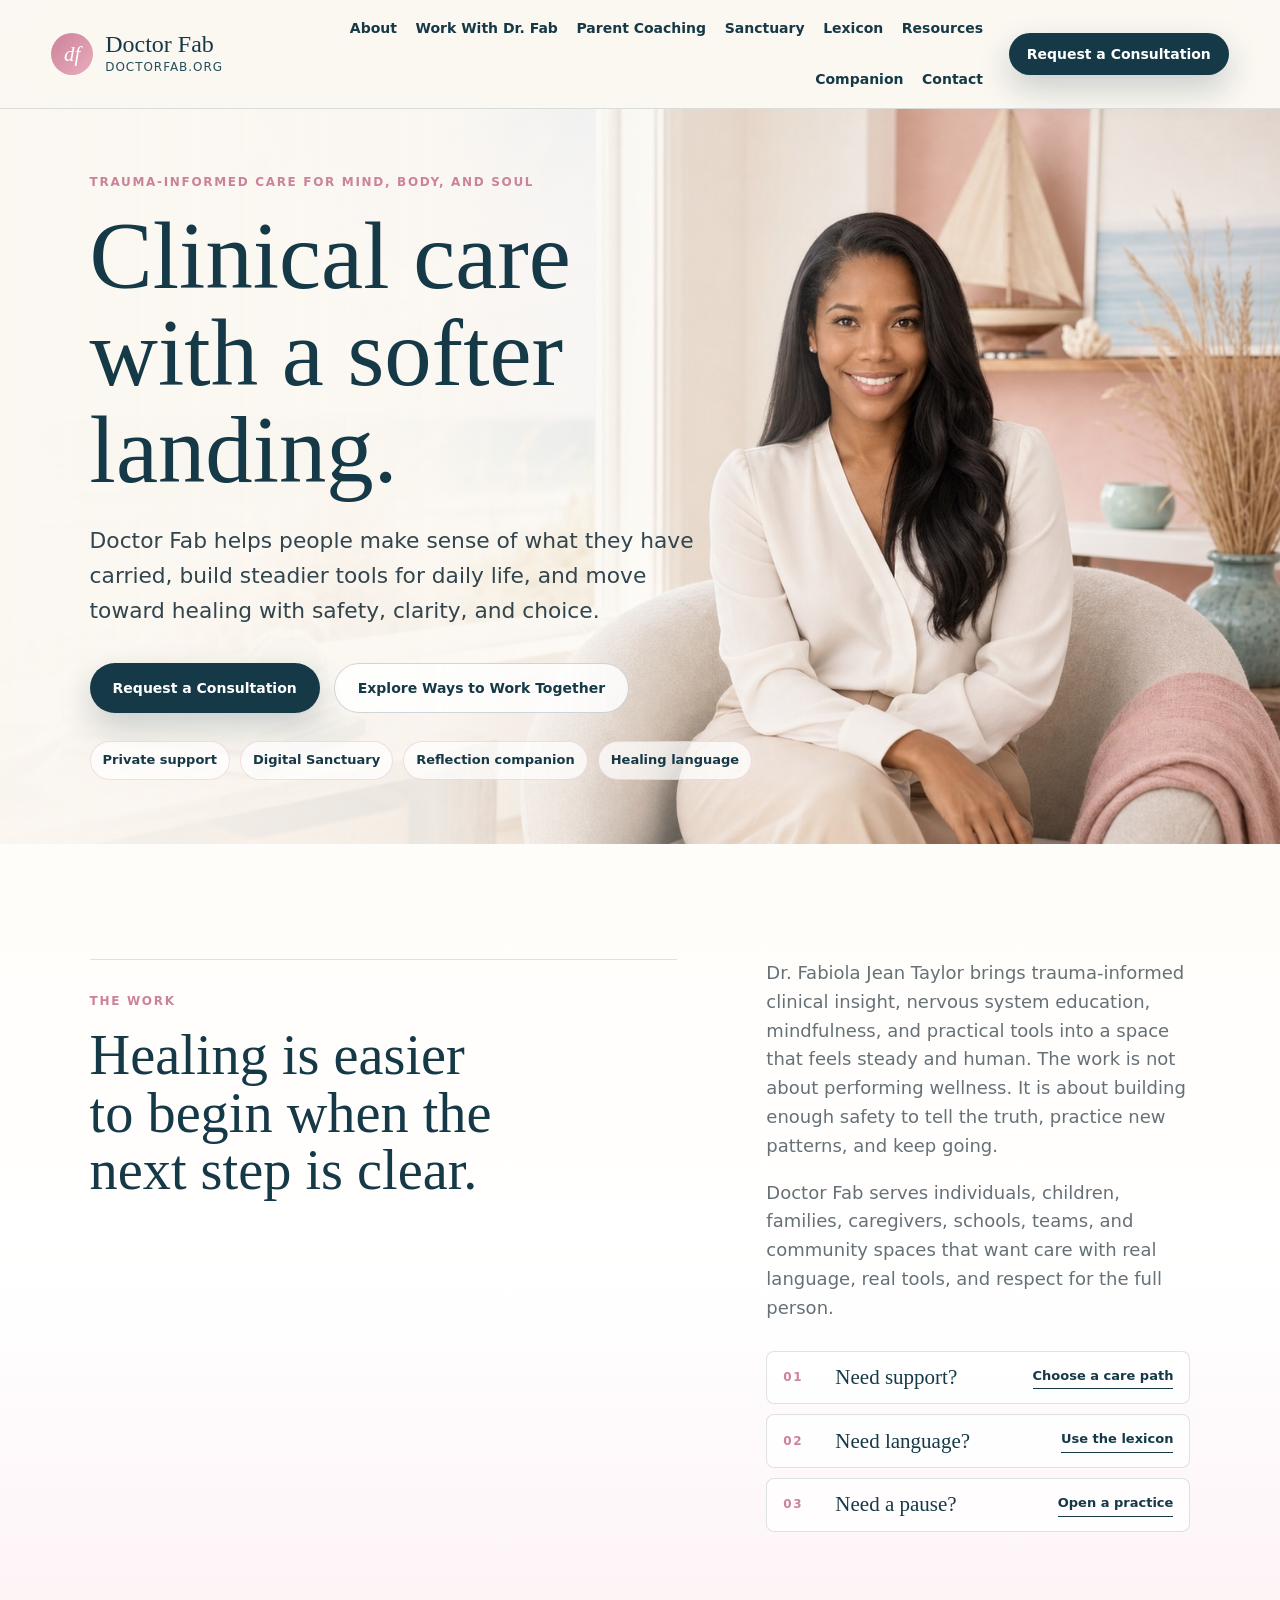
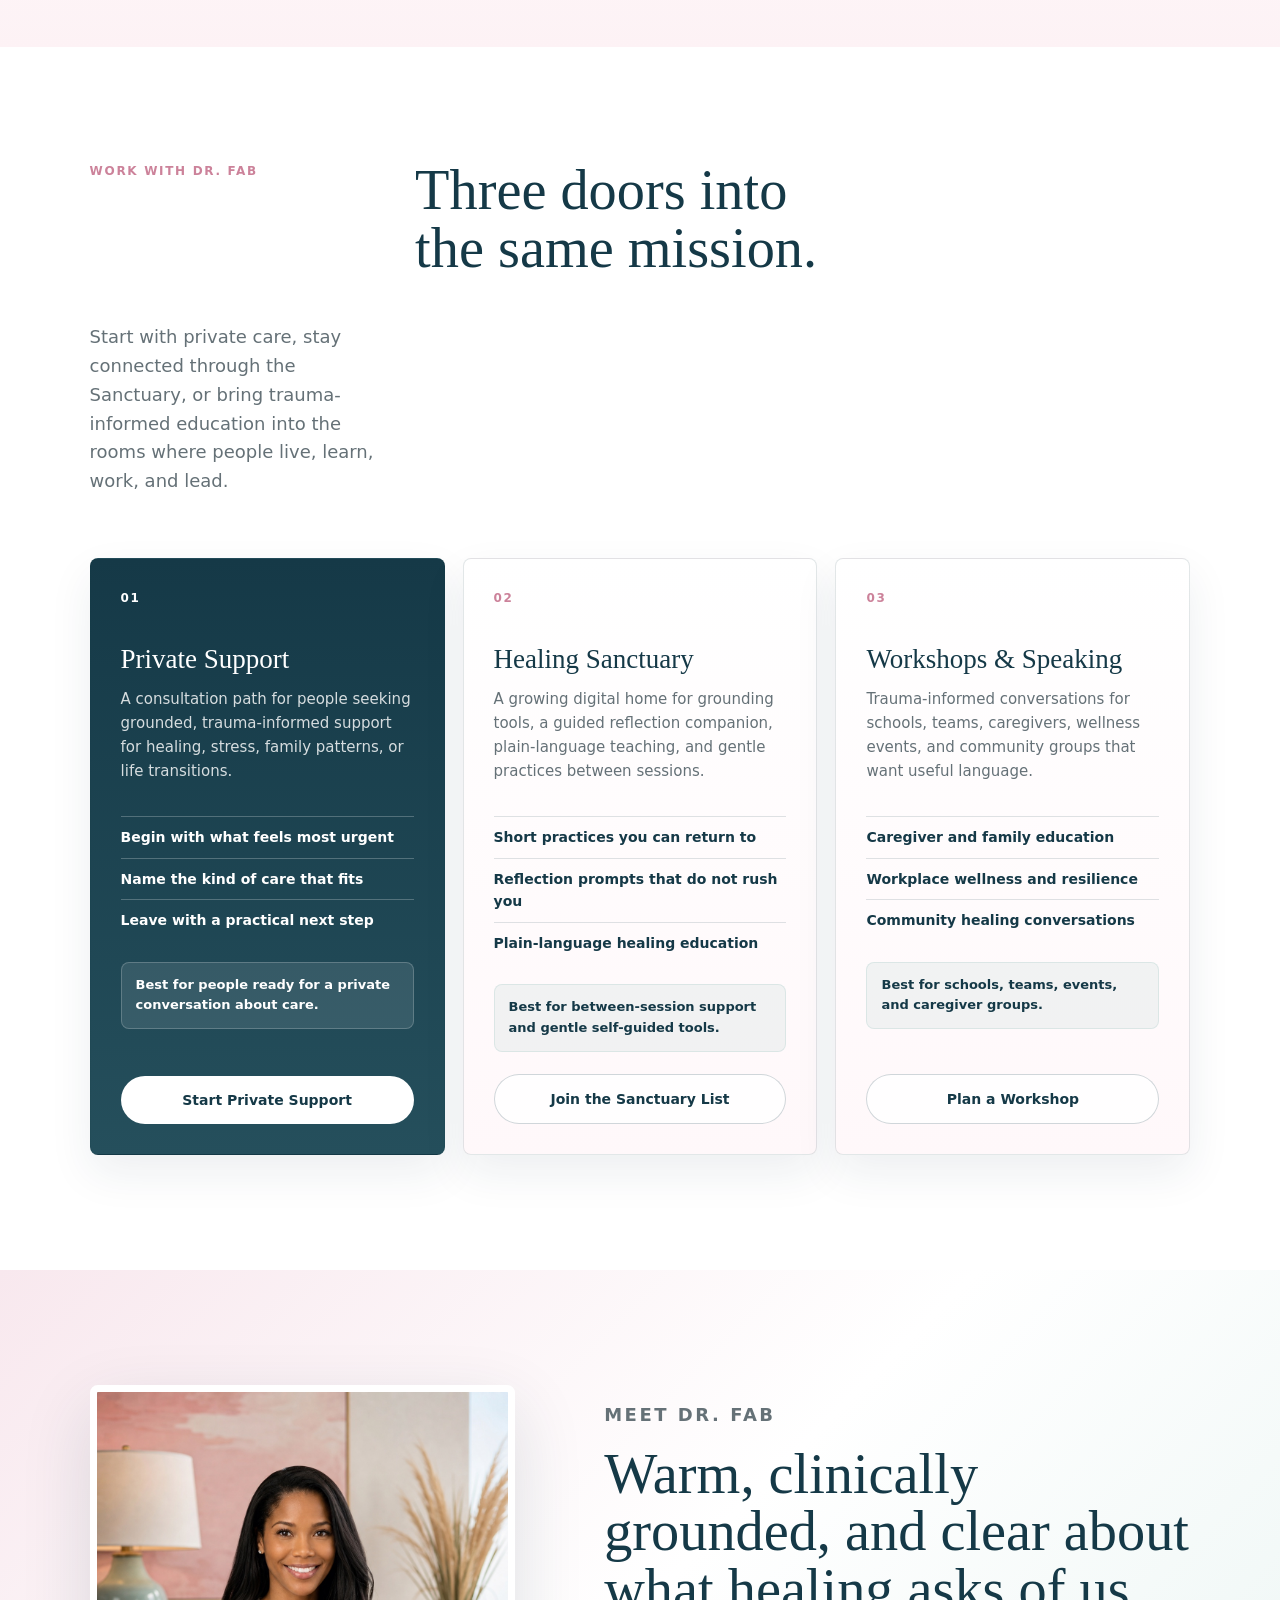
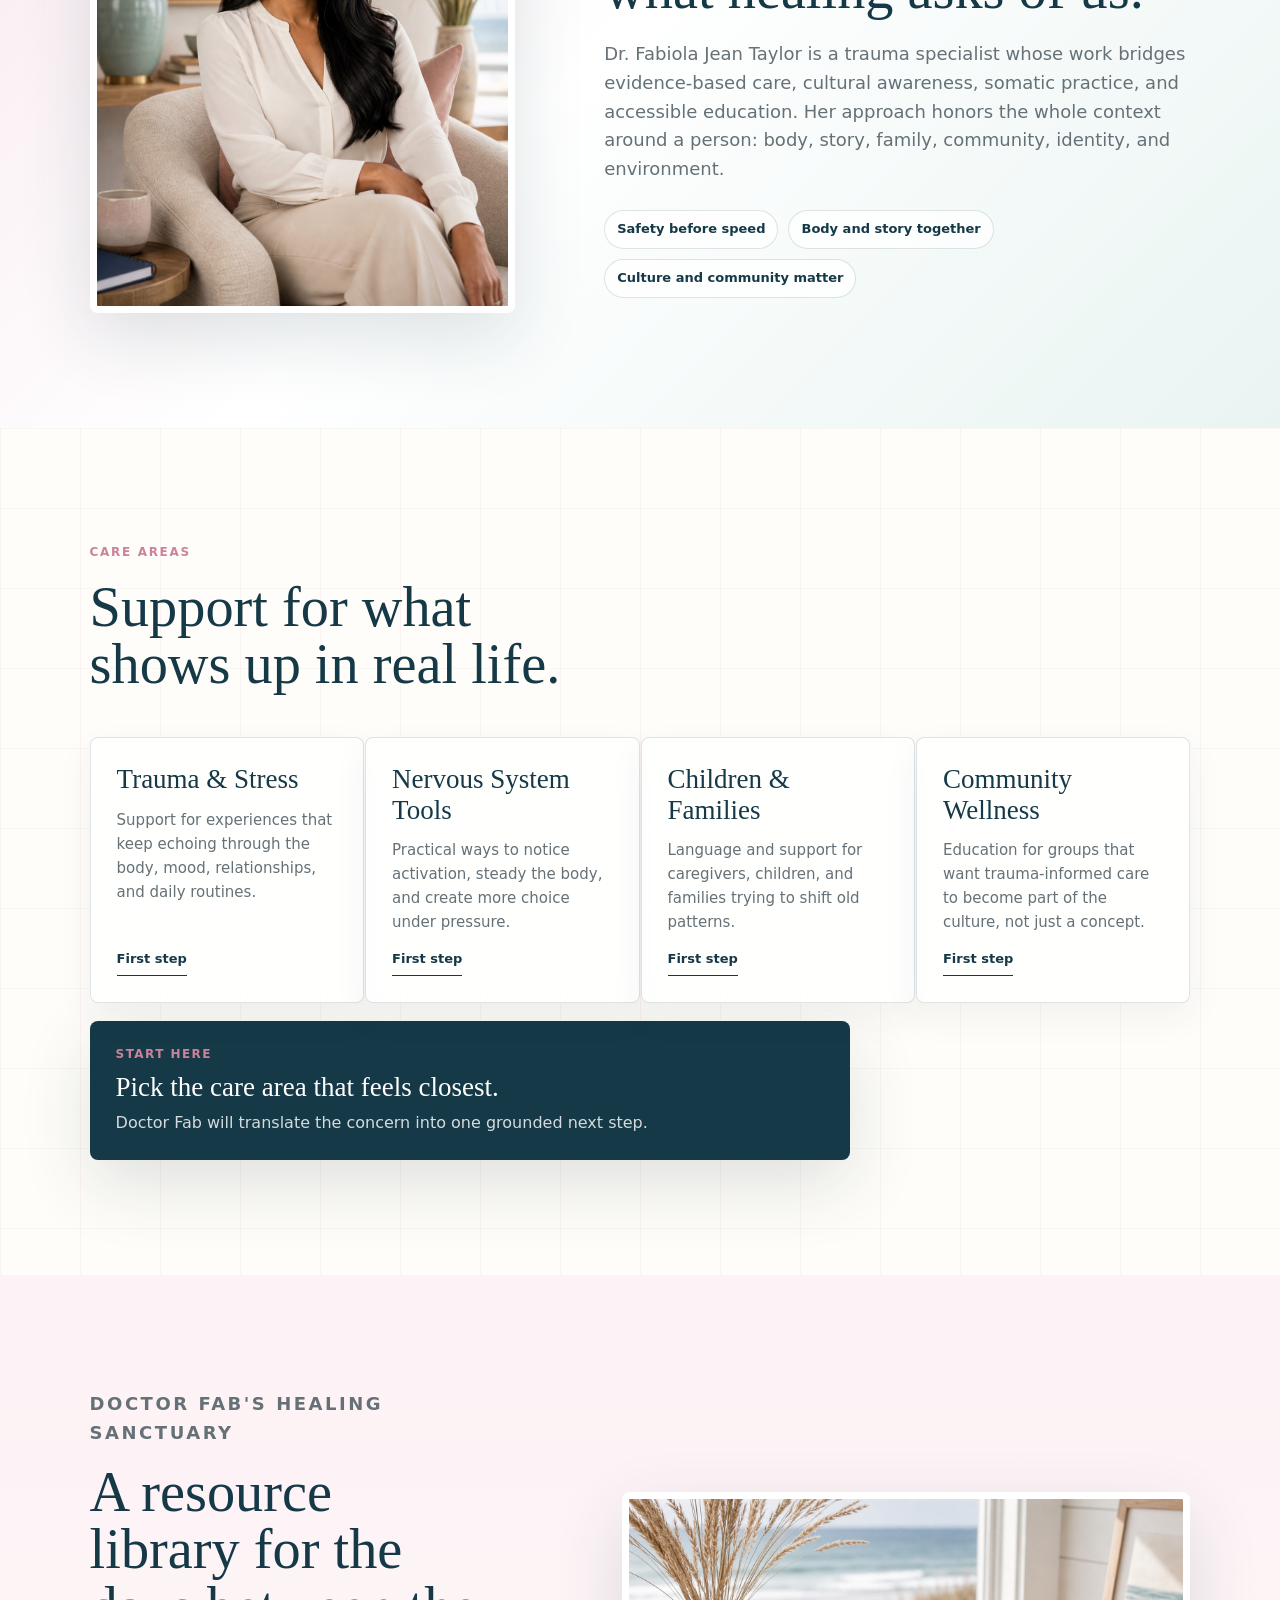
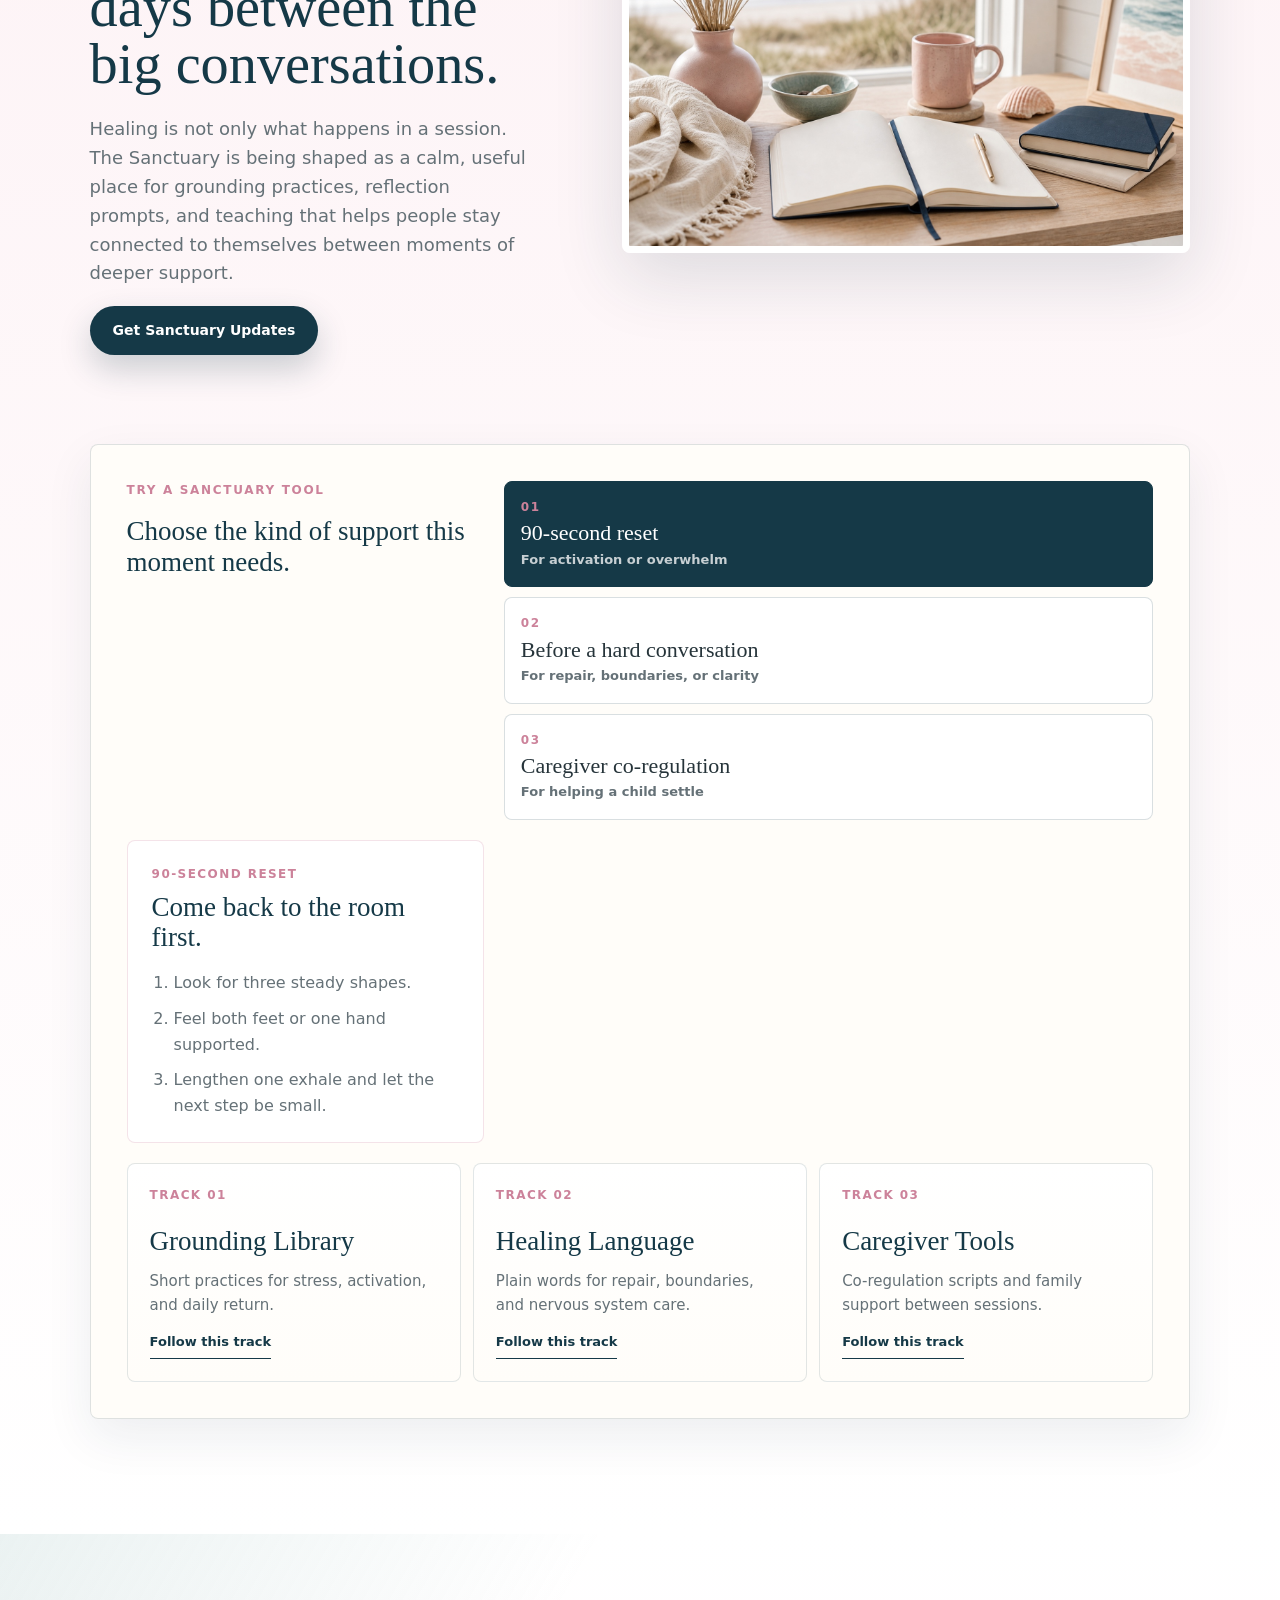
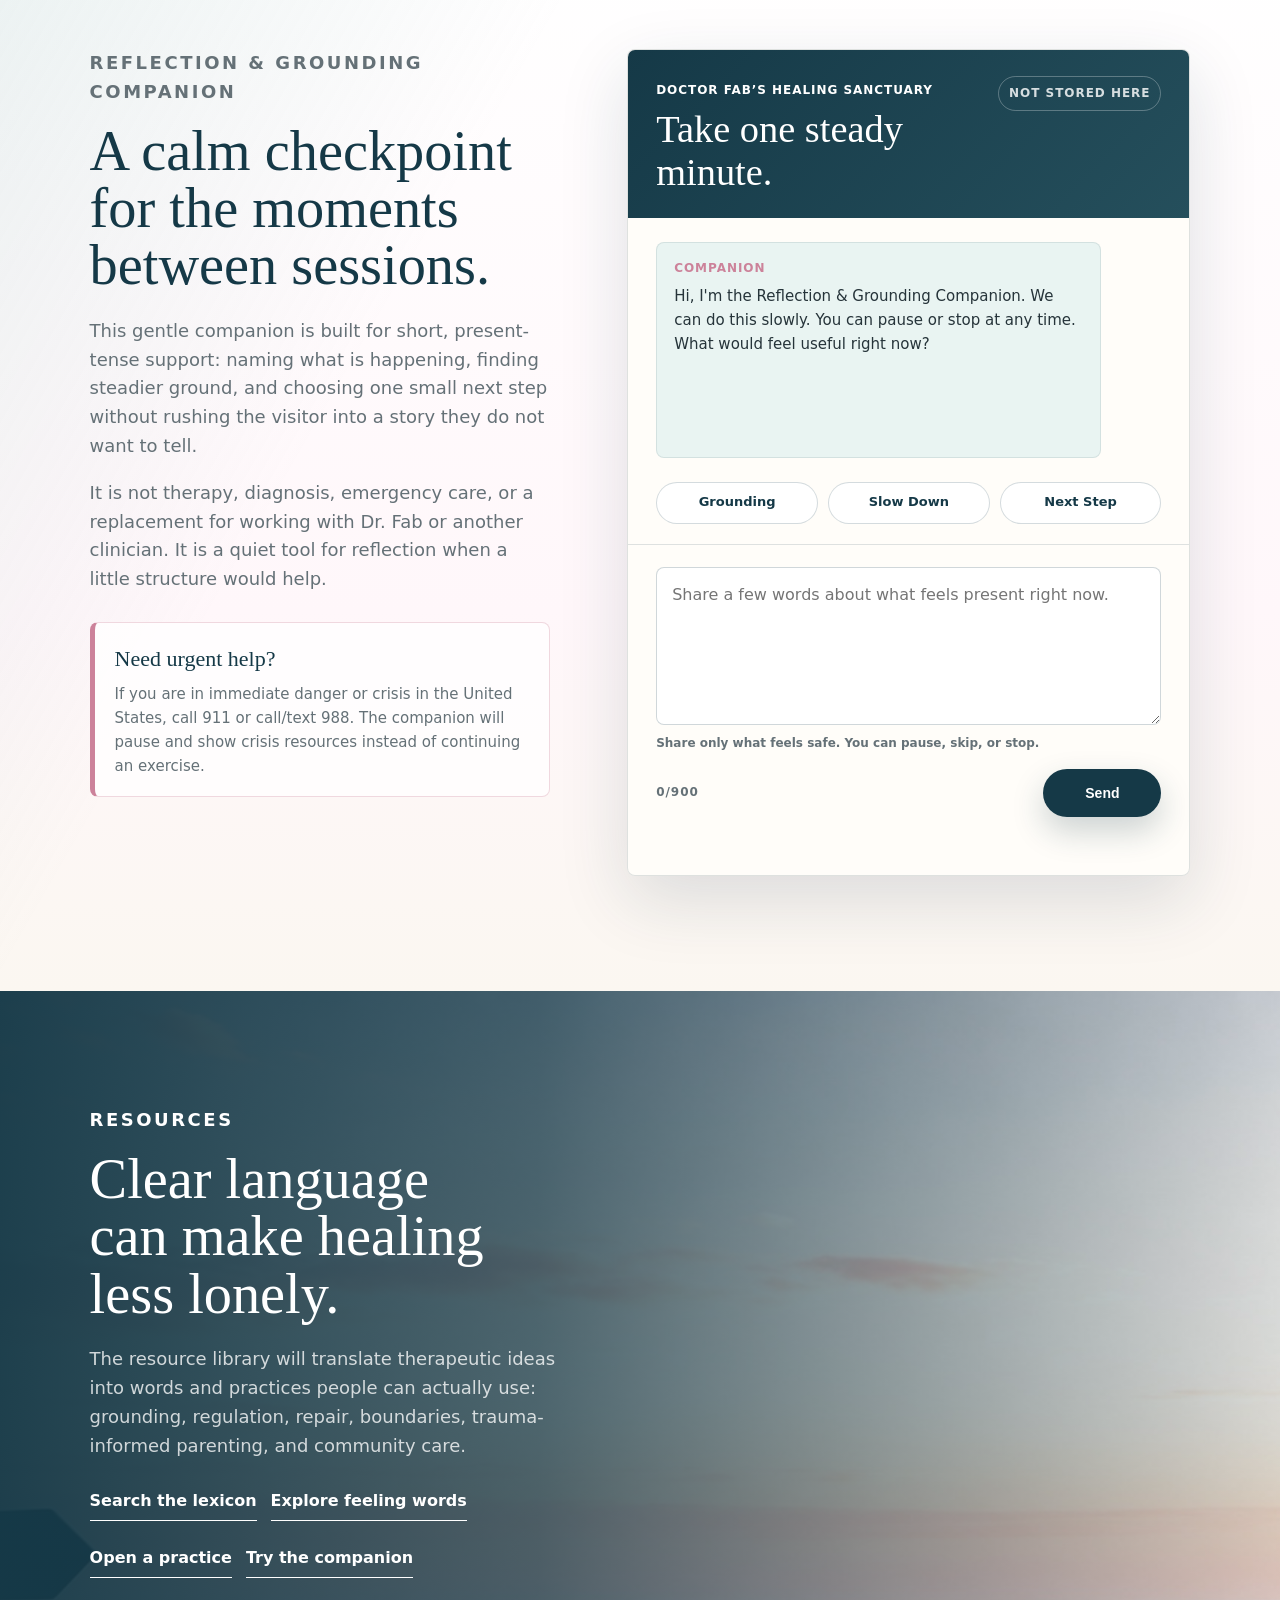
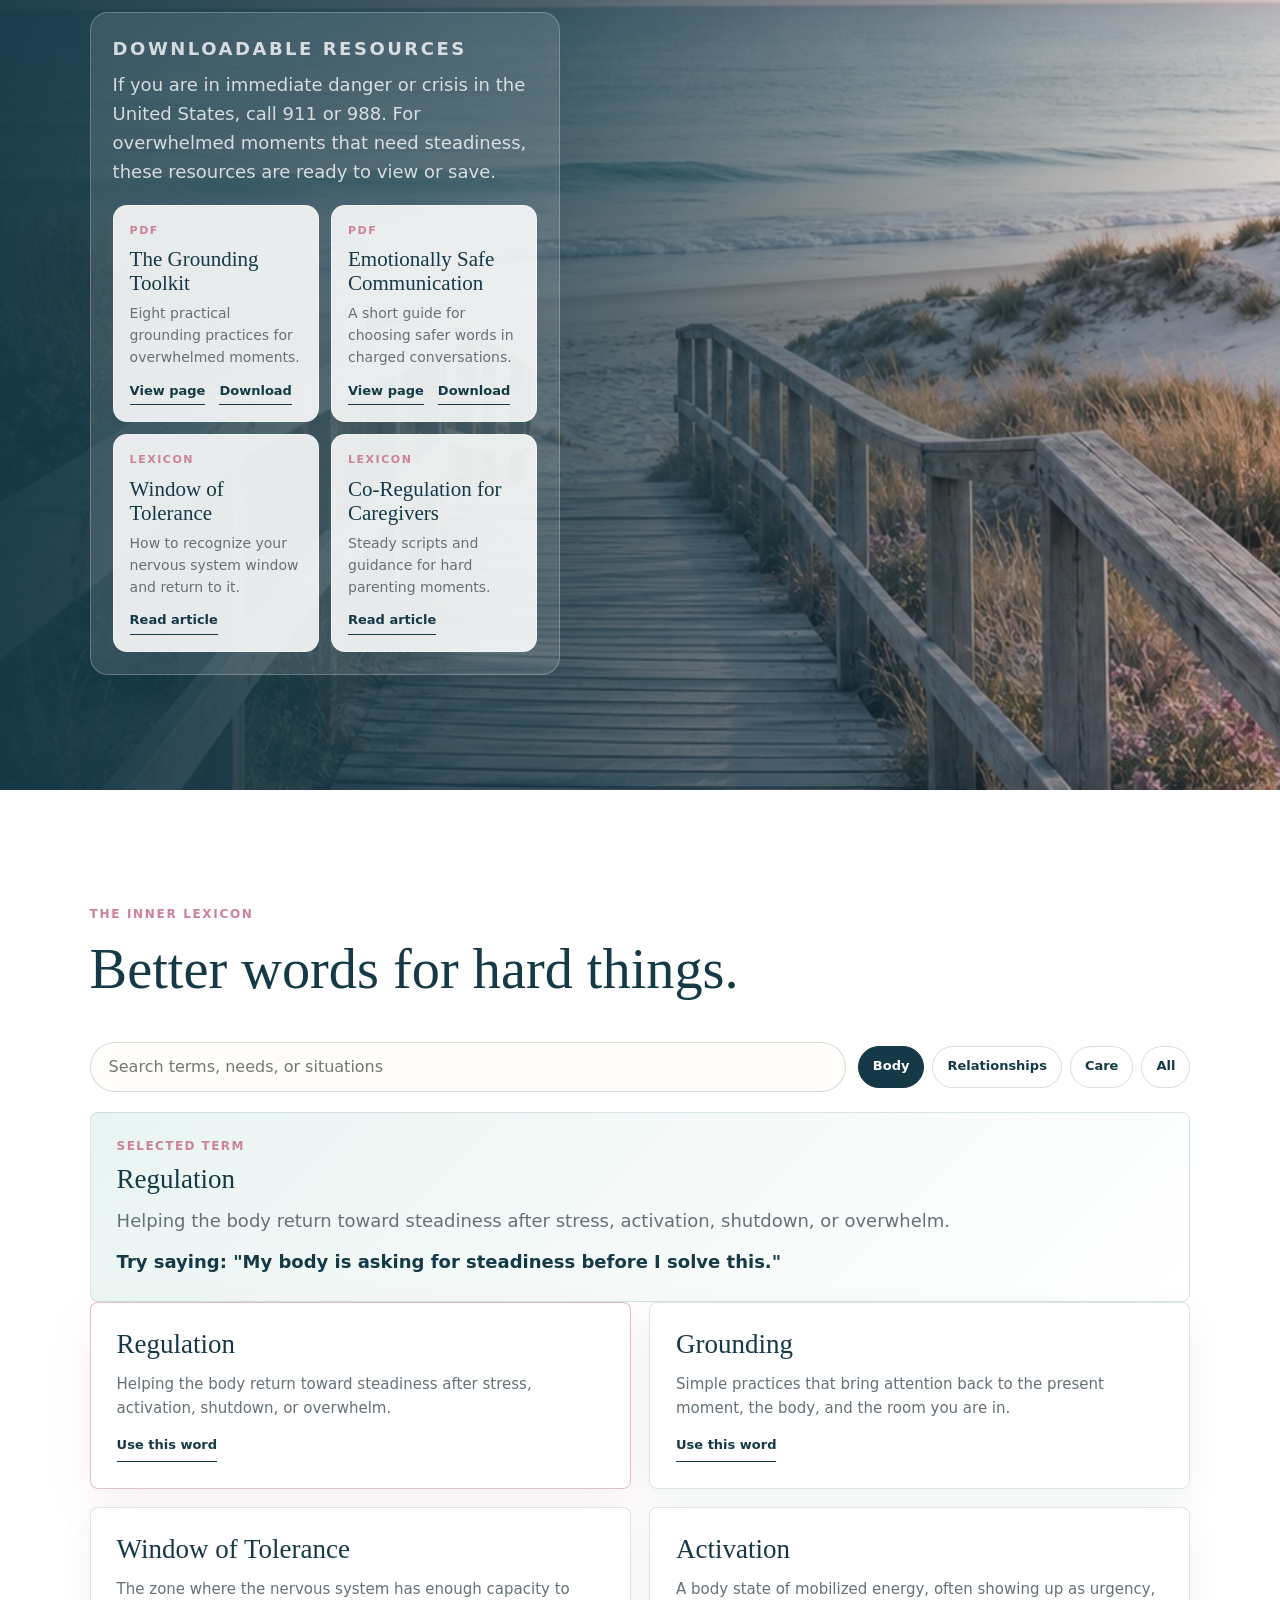
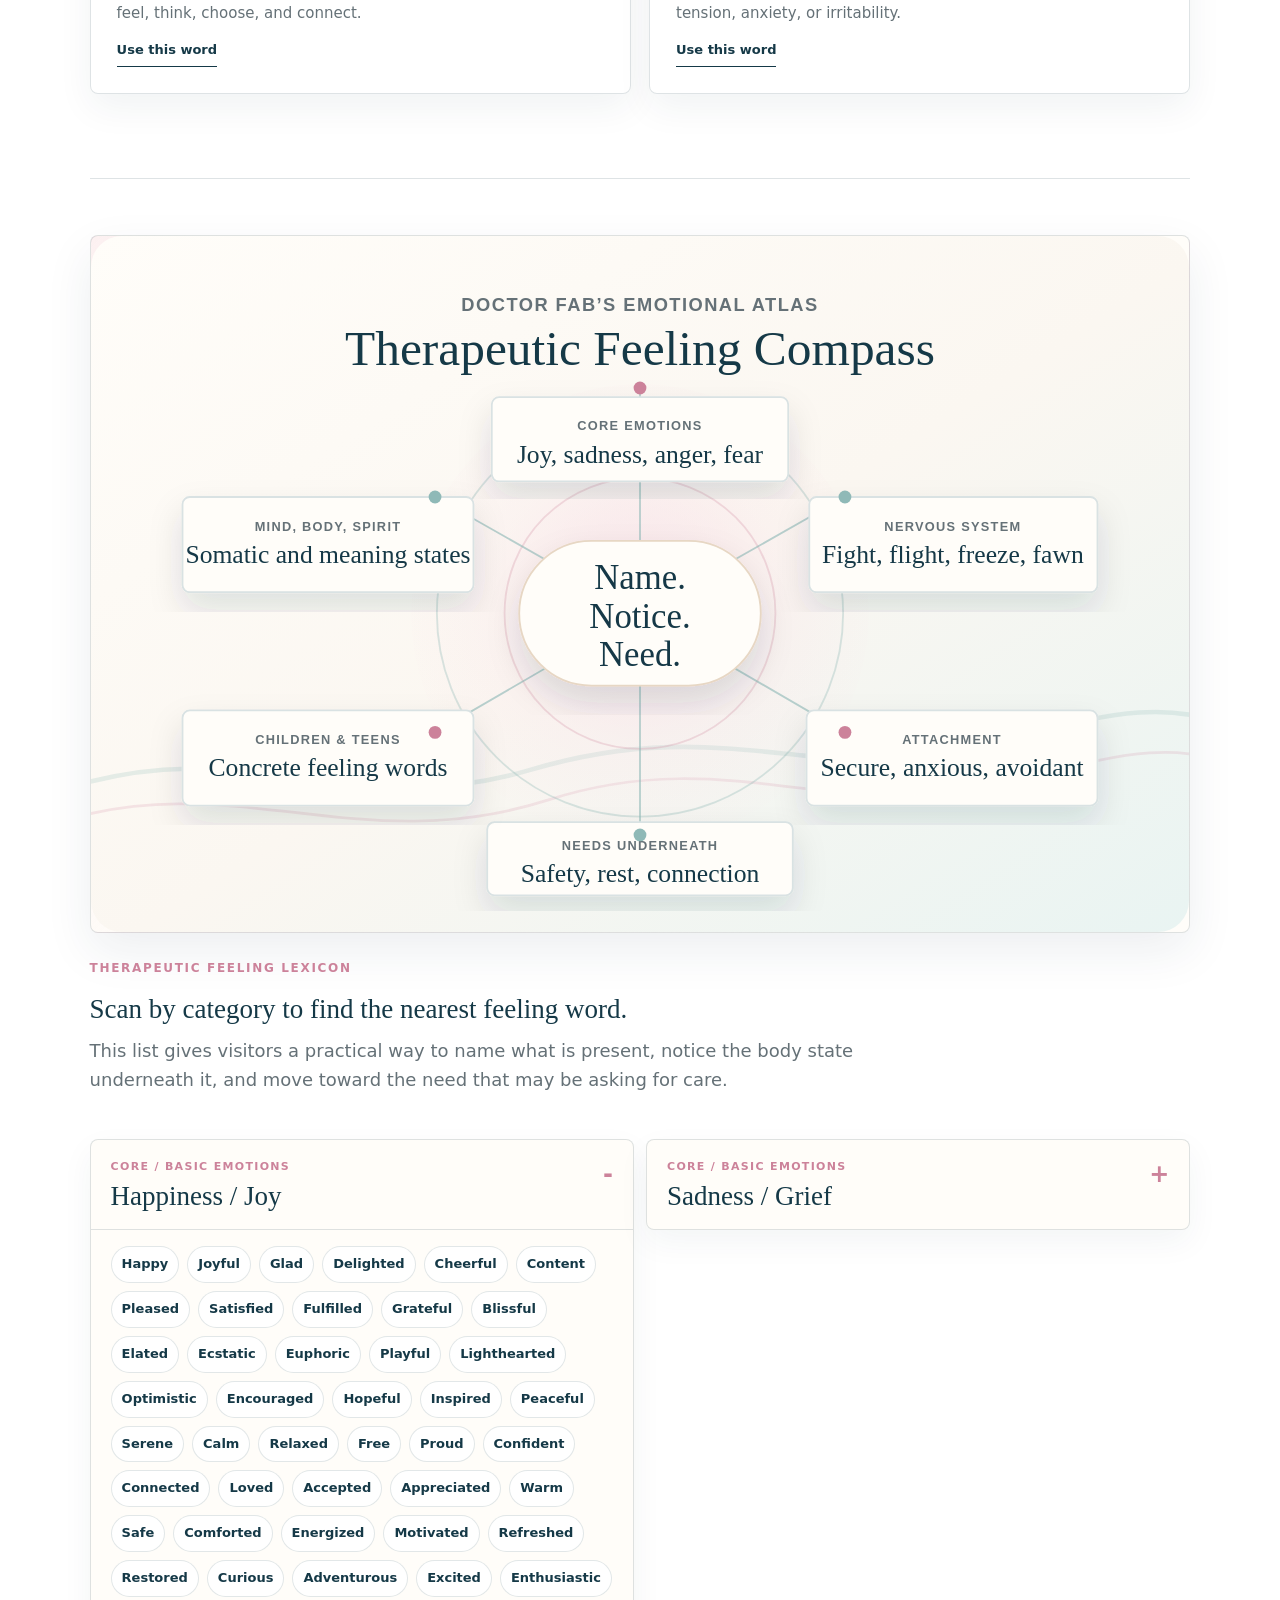
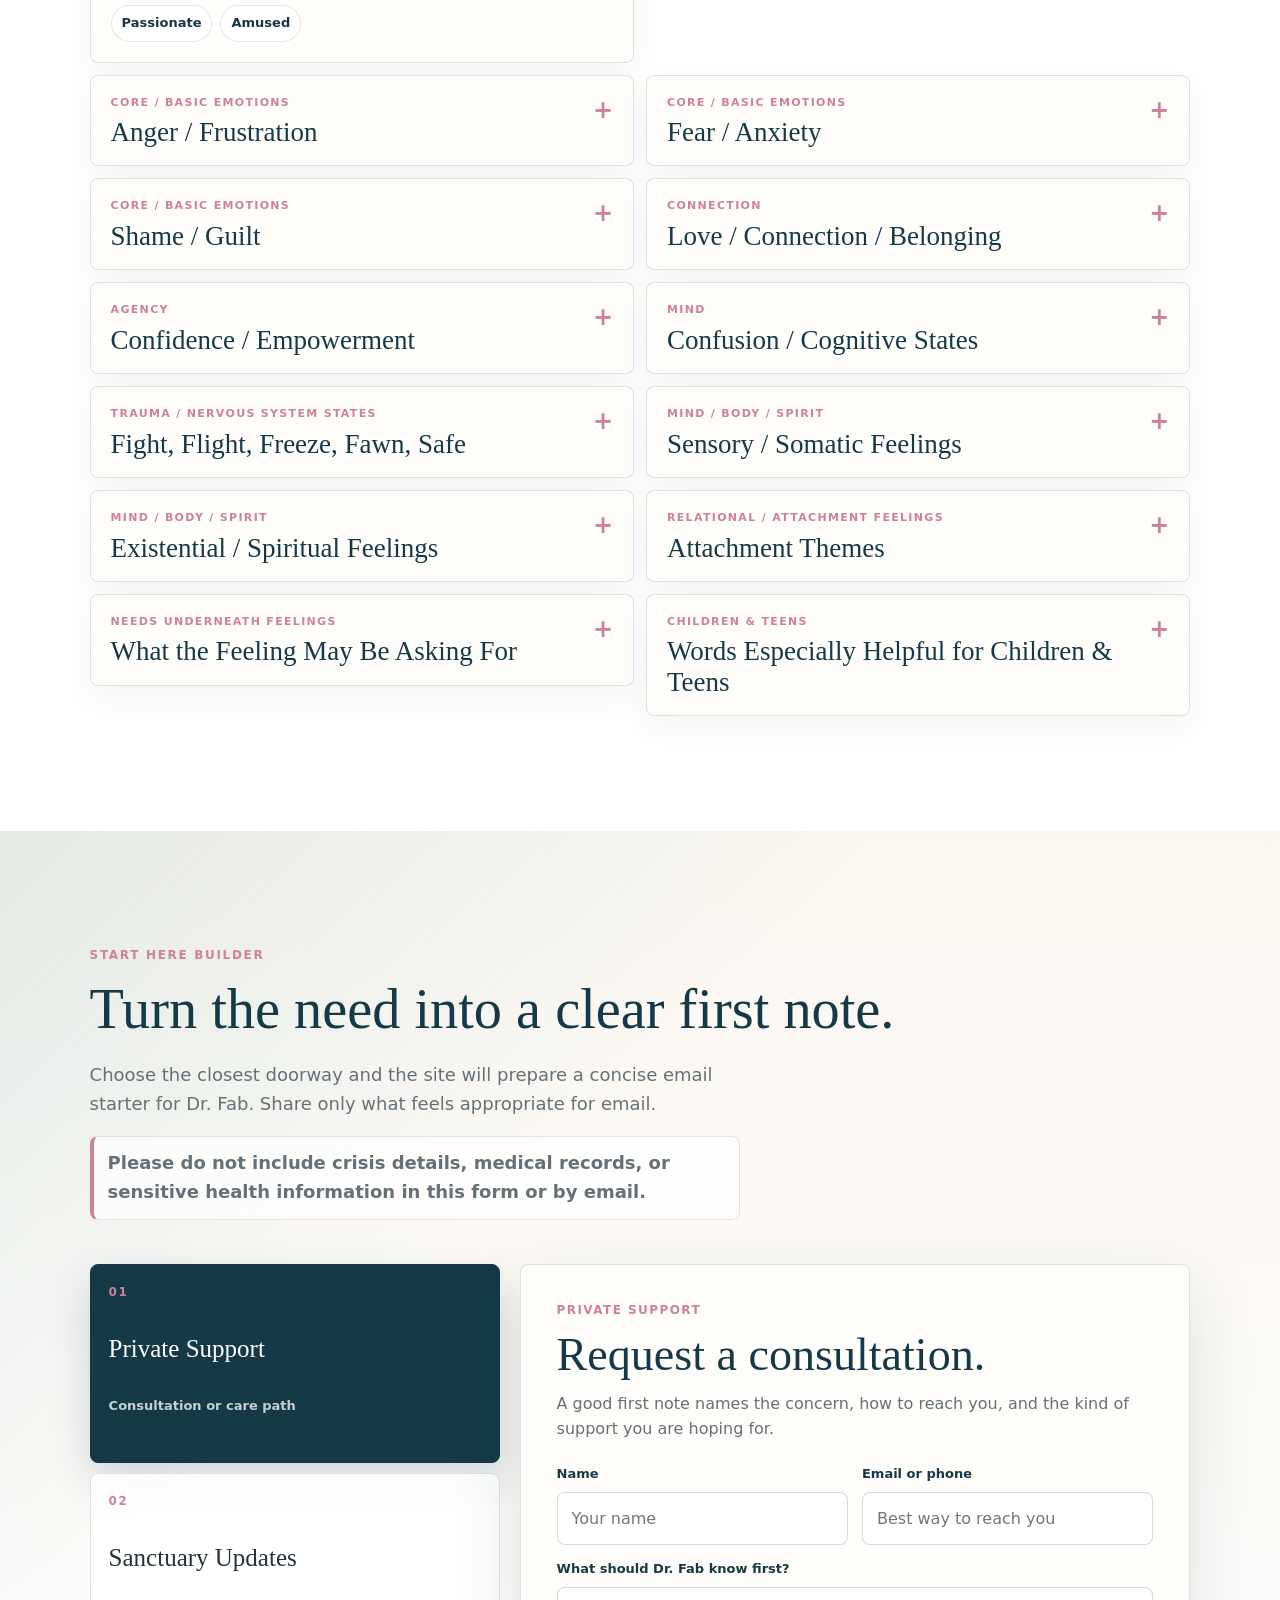
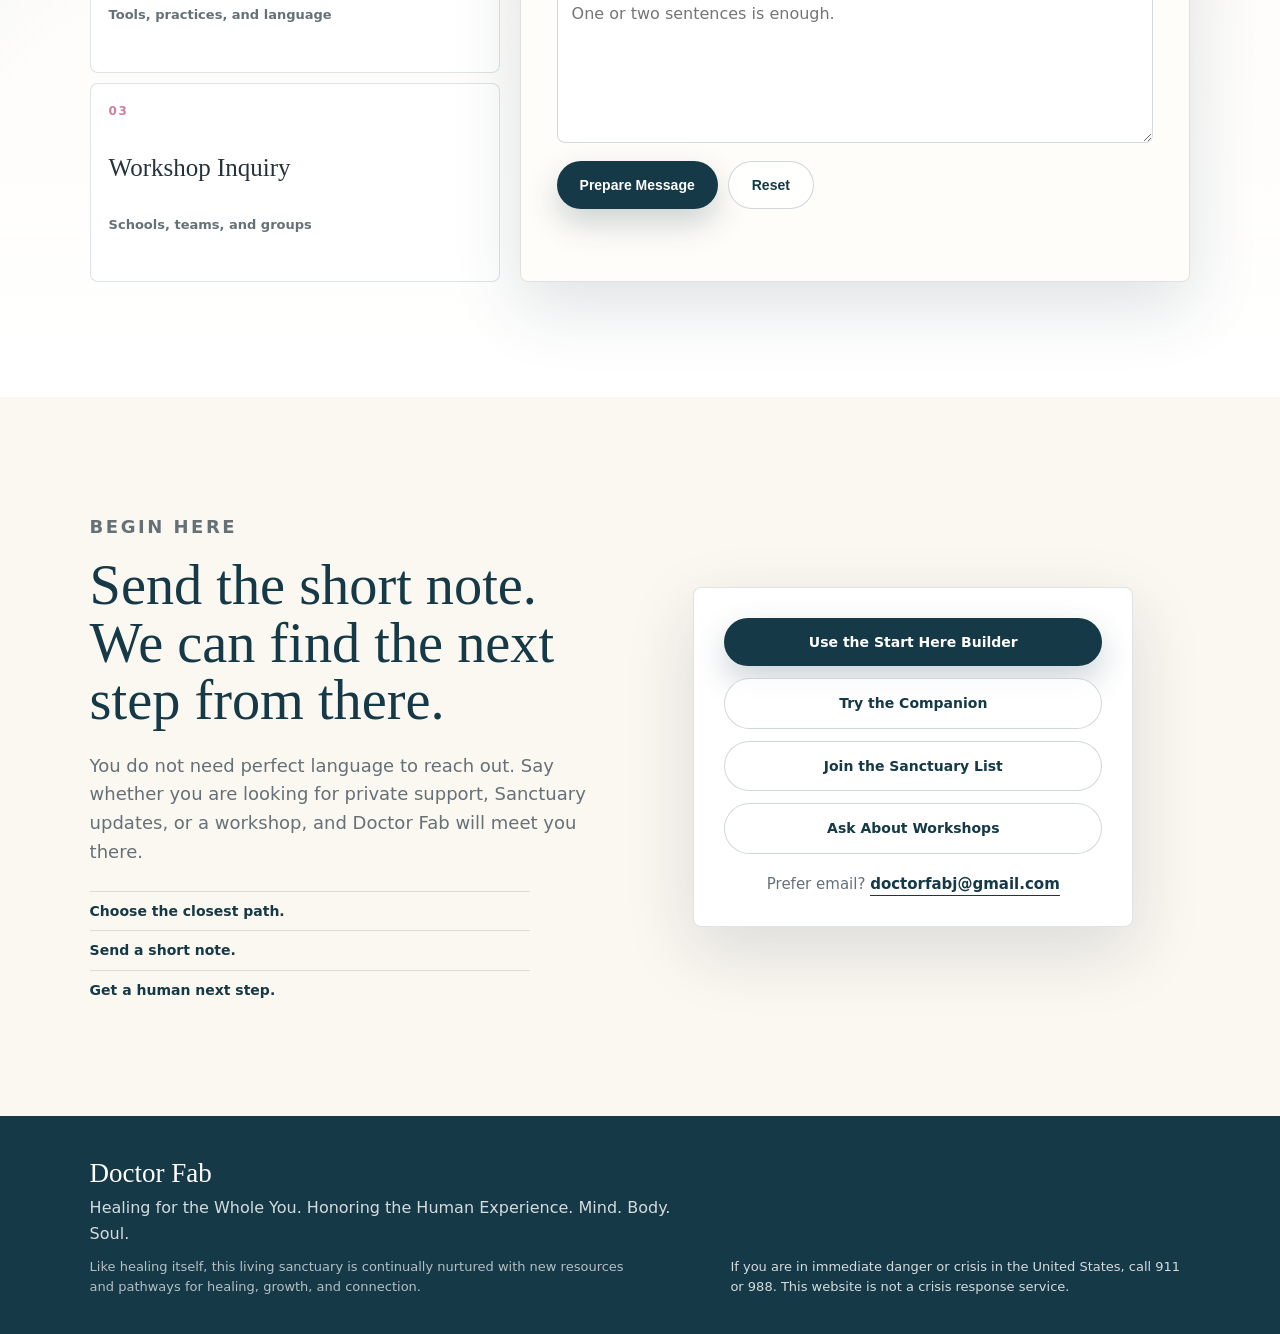
<file: index.html>
<!doctype html>
<html lang="en">
  <head>
    <meta charset="utf-8">
    <meta name="viewport" content="width=device-width, initial-scale=1">
    <title>Doctor Fab | Trauma-Informed Therapy, Resources, and Workshops</title>
    <meta
      name="description"
      content="Doctor Fab offers trauma-informed therapy, nervous system education, practical healing resources, and workshops for individuals, families, and communities."
    >
    <meta property="og:title" content="Doctor Fab | Trauma-Informed Healing, ASD Parent Support, Resources, Workshops, and Retreats">
    <meta
      property="og:description"
      content="Clinical care with a softer landing. Trauma-informed support for people, families, and communities ready for steady change."
    >
    <meta property="og:image" content="https://doctorfab.org/assets/generated/doctorfab-hero-coastal.jpg">
    <meta name="theme-color" content="#153947">
    <link rel="canonical" href="https://doctorfab.org/">
    <link rel="icon" href="assets/favicon.svg" type="image/svg+xml">
    <link rel="stylesheet" href="styles.css">
  </head>
  <body>
    <a class="skip-link" href="#home">Skip to content</a>
    <header class="site-header">
      <a class="brand" href="#home" aria-label="Doctor Fab home">
        <span class="brand-mark">df</span>
        <span>
          <strong>Doctor Fab</strong>
          <small>doctorfab.org</small>
        </span>
      </a>
      <div class="header-actions">
        <nav class="nav" aria-label="Main navigation">
          <a href="#about">About</a>
          <a href="#work">Work With Dr. Fab</a>
          <a href="autism-parent-coaching.html">Parent Coaching</a>
          <a href="#sanctuary">Sanctuary</a>
          <a href="#lexicon">Lexicon</a>
          <a href="#resources">Resources</a>
          <a href="#companion">Companion</a>
          <a href="#contact">Contact</a>
        </nav>
        <a class="header-cta" href="#pathway" data-pathway-start="private" aria-label="Request a consultation">
          <span class="header-cta-full">Request a Consultation</span>
          <span class="header-cta-short">Start Here</span>
        </a>
      </div>
    </header>

    <main id="home" tabindex="-1">
      <section class="hero" aria-label="Doctor Fab introduction">
        <img
          class="hero-image"
          src="assets/generated/doctorfab-hero-coastal.jpg"
          alt="Doctor Fab seated in a calm coastal therapy office"
          width="1586"
          height="992"
          fetchpriority="high"
          decoding="async"
        >
        <div class="hero-copy">
          <p class="eyebrow">Trauma-informed care for mind, body, and soul</p>
          <h1>Clinical care with a softer landing.</h1>
          <p class="hero-lede">
            Doctor Fab helps people make sense of what they have carried, build
            steadier tools for daily life, and move toward healing with safety,
            clarity, and choice.
          </p>
          <div class="hero-actions">
            <a class="button primary" href="#pathway" data-pathway-start="private">Request a Consultation</a>
            <a class="button secondary" href="#work">Explore Ways to Work Together</a>
          </div>
          <div class="hero-paths" aria-label="Doctor Fab support pathways">
            <a href="#work">Private support</a>
            <a href="#sanctuary">Digital Sanctuary</a>
            <a href="#companion" data-focus-companion>Reflection companion</a>
            <a href="#lexicon">Healing language</a>
          </div>
        </div>
      </section>

      <section class="opening section-shell">
        <div class="section-rule">
          <p class="eyebrow">The work</p>
          <h2>Healing is easier to begin when the next step is clear.</h2>
        </div>
        <div class="opening-copy">
          <p>
            Dr. Fabiola Jean Taylor brings trauma-informed clinical insight,
            nervous system education, mindfulness, and practical tools into a
            space that feels steady and human. The work is not about performing
            wellness. It is about building enough safety to tell the truth,
            practice new patterns, and keep going.
          </p>
          <p>
            Doctor Fab serves individuals, children, families, caregivers,
            schools, teams, and community spaces that want care with real
            language, real tools, and respect for the full person.
          </p>
          <div class="orientation-panel" aria-label="Where to begin">
            <article>
              <span>01</span>
              <strong>Need support?</strong>
              <a href="#work">Choose a care path</a>
            </article>
            <article>
              <span>02</span>
              <strong>Need language?</strong>
              <a href="#lexicon">Use the lexicon</a>
            </article>
            <article>
              <span>03</span>
              <strong>Need a pause?</strong>
              <a href="#sanctuary">Open a practice</a>
            </article>
          </div>
        </div>
      </section>

      <section id="work" class="work section-shell">
        <div class="section-intro">
          <p class="eyebrow">Work With Dr. Fab</p>
          <h2>Three doors into the same mission.</h2>
          <p>
            Start with private care, stay connected through the Sanctuary, or
            bring trauma-informed education into the rooms where people live,
            learn, work, and lead.
          </p>
        </div>
        <div class="offer-grid">
          <article class="offer-card featured">
            <span class="offer-number">01</span>
            <h3>Private Support</h3>
            <p>
              A consultation path for people seeking grounded, trauma-informed
              support for healing, stress, family patterns, or life transitions.
            </p>
            <ul>
              <li>Begin with what feels most urgent</li>
              <li>Name the kind of care that fits</li>
              <li>Leave with a practical next step</li>
            </ul>
            <p class="offer-fit">Best for people ready for a private conversation about care.</p>
            <a class="button light" href="#pathway" data-pathway-start="private">Start Private Support</a>
          </article>
          <article class="offer-card">
            <span class="offer-number">02</span>
            <h3>Healing Sanctuary</h3>
            <p>
              A growing digital home for grounding tools, a guided reflection
              companion, plain-language teaching, and gentle practices between
              sessions.
            </p>
            <ul>
              <li>Short practices you can return to</li>
              <li>Reflection prompts that do not rush you</li>
              <li>Plain-language healing education</li>
            </ul>
            <p class="offer-fit">Best for between-session support and gentle self-guided tools.</p>
            <a class="button secondary" href="#pathway" data-pathway-start="sanctuary">Join the Sanctuary List</a>
          </article>
          <article class="offer-card">
            <span class="offer-number">03</span>
            <h3>Workshops & Speaking</h3>
            <p>
              Trauma-informed conversations for schools, teams, caregivers,
              wellness events, and community groups that want useful language.
            </p>
            <ul>
              <li>Caregiver and family education</li>
              <li>Workplace wellness and resilience</li>
              <li>Community healing conversations</li>
            </ul>
            <p class="offer-fit">Best for schools, teams, events, and caregiver groups.</p>
            <a class="button secondary" href="#pathway" data-pathway-start="workshop">Plan a Workshop</a>
          </article>
        </div>
      </section>

      <section id="about" class="about">
        <div class="about-image">
          <img
            src="assets/generated/doctorfab-about-portrait.jpg"
            alt="AI-generated portrait of Doctor Fab in a coastal studio"
          >
        </div>
        <div class="about-copy">
          <p class="eyebrow">Meet Dr. Fab</p>
          <h2>Warm, clinically grounded, and clear about what healing asks of us.</h2>
          <p>
            Dr. Fabiola Jean Taylor is a trauma specialist whose work bridges
            evidence-based care, cultural awareness, somatic practice, and
            accessible education. Her approach honors the whole context around a
            person: body, story, family, community, identity, and environment.
          </p>
          <div class="clinical-lens" aria-label="Doctor Fab clinical lens">
            <span>Safety before speed</span>
            <span>Body and story together</span>
            <span>Culture and community matter</span>
          </div>
        </div>
      </section>

      <section class="focus section-shell">
        <div class="section-intro compact">
          <p class="eyebrow">Care Areas</p>
          <h2>Support for what shows up in real life.</h2>
        </div>
        <div class="focus-list">
          <article>
            <h3>Trauma & Stress</h3>
            <p>Support for experiences that keep echoing through the body, mood, relationships, and daily routines.</p>
            <button type="button" data-care-path="trauma">First step</button>
          </article>
          <article>
            <h3>Nervous System Tools</h3>
            <p>Practical ways to notice activation, steady the body, and create more choice under pressure.</p>
            <button type="button" data-care-path="nervous-system">First step</button>
          </article>
          <article>
            <h3>Children & Families</h3>
            <p>Language and support for caregivers, children, and families trying to shift old patterns.</p>
            <button type="button" data-care-path="families">First step</button>
          </article>
          <article>
            <h3>Community Wellness</h3>
            <p>Education for groups that want trauma-informed care to become part of the culture, not just a concept.</p>
            <button type="button" data-care-path="community">First step</button>
          </article>
        </div>
        <div class="care-result" data-care-result aria-live="polite">
          <span>Start here</span>
          <h3>Pick the care area that feels closest.</h3>
          <p>Doctor Fab will translate the concern into one grounded next step.</p>
        </div>
      </section>

      <section id="sanctuary" class="sanctuary section-shell">
        <div class="sanctuary-copy">
          <p class="eyebrow">Doctor Fab's Healing Sanctuary</p>
          <h2>A resource library for the days between the big conversations.</h2>
          <p>
            Healing is not only what happens in a session. The Sanctuary is
            being shaped as a calm, useful place for grounding practices,
            reflection prompts, and teaching that helps people stay connected to
            themselves between moments of deeper support.
          </p>
          <a class="button primary" href="#pathway" data-pathway-start="sanctuary">Get Sanctuary Updates</a>
        </div>
        <div class="sanctuary-image">
          <img
            src="assets/generated/doctorfab-sanctuary-still-life.jpg"
            alt="AI-generated coastal desk with journal, mug, and healing resources"
          >
        </div>
        <div class="sanctuary-library" aria-label="Healing Sanctuary tools">
          <div class="sanctuary-library-header">
            <p class="eyebrow">Try a Sanctuary Tool</p>
            <h3>Choose the kind of support this moment needs.</h3>
          </div>
          <div class="sanctuary-tools">
            <button type="button" data-sanctuary-tool="reset" aria-pressed="true">
              <span>01</span>
              <strong>90-second reset</strong>
              <small>For activation or overwhelm</small>
            </button>
            <button type="button" data-sanctuary-tool="conversation" aria-pressed="false">
              <span>02</span>
              <strong>Before a hard conversation</strong>
              <small>For repair, boundaries, or clarity</small>
            </button>
            <button type="button" data-sanctuary-tool="caregiver" aria-pressed="false">
              <span>03</span>
              <strong>Caregiver co-regulation</strong>
              <small>For helping a child settle</small>
            </button>
          </div>
          <article class="sanctuary-practice" data-sanctuary-output aria-live="polite">
            <span>90-second reset</span>
            <h3>Come back to the room first.</h3>
            <ol>
              <li>Look for three steady shapes.</li>
              <li>Feel both feet or one hand supported.</li>
              <li>Lengthen one exhale and let the next step be small.</li>
            </ol>
          </article>
          <div class="sanctuary-drops" aria-label="Healing Sanctuary content tracks">
            <article>
              <span>Track 01</span>
              <h3>Grounding Library</h3>
              <p>Short practices for stress, activation, and daily return.</p>
              <button type="button" data-pathway-start="sanctuary" data-pathway-interest="Grounding Library">Follow this track</button>
            </article>
            <article>
              <span>Track 02</span>
              <h3>Healing Language</h3>
              <p>Plain words for repair, boundaries, and nervous system care.</p>
              <button type="button" data-pathway-start="sanctuary" data-pathway-interest="Healing Language">Follow this track</button>
            </article>
            <article>
              <span>Track 03</span>
              <h3>Caregiver Tools</h3>
              <p>Co-regulation scripts and family support between sessions.</p>
              <button type="button" data-pathway-start="sanctuary" data-pathway-interest="Caregiver Tools">Follow this track</button>
            </article>
          </div>
        </div>
      </section>

      <section id="companion" class="companion section-shell" aria-labelledby="companion-title">
        <div class="companion-copy">
          <p class="eyebrow">Reflection & Grounding Companion</p>
          <h2 id="companion-title">A calm checkpoint for the moments between sessions.</h2>
          <p>
            This gentle companion is built for short, present-tense support:
            naming what is happening, finding steadier ground, and choosing one
            small next step without rushing the visitor into a story they do not
            want to tell.
          </p>
          <p>
            It is not therapy, diagnosis, emergency care, or a replacement for
            working with Dr. Fab or another clinician. It is a quiet tool for
            reflection when a little structure would help.
          </p>
          <div class="companion-safety">
            <strong>Need urgent help?</strong>
            <span>
              If you are in immediate danger or crisis in the United States,
              call 911 or call/text 988. The companion will pause and show
              crisis resources instead of continuing an exercise.
            </span>
          </div>
        </div>

        <div class="companion-tool" data-companion-tool>
          <div class="companion-tool-header">
            <div>
              <span class="companion-tool-kicker">Doctor Fab&rsquo;s Healing Sanctuary</span>
              <h3>Take one steady minute.</h3>
            </div>
            <span class="companion-session-note">Not stored here</span>
          </div>

          <div
            class="companion-messages"
            data-companion-messages
            aria-label="Companion conversation"
            aria-live="polite"
          ></div>

          <div class="companion-prompts" aria-label="Starter reflections">
            <button type="button" data-companion-prompt="I want a grounding exercise for the next two minutes.">Grounding</button>
            <button type="button" data-companion-prompt="I feel activated and want help slowing down.">Slow Down</button>
            <button type="button" data-companion-prompt="Help me choose one gentle next step.">Next Step</button>
          </div>

          <form class="companion-form" data-companion-form>
            <label class="sr-only" for="companion-reflection">Share a reflection with the companion</label>
            <textarea
              id="companion-reflection"
              data-companion-input
              maxlength="900"
              rows="5"
              aria-describedby="companion-helper companion-status"
              placeholder="Share a few words about what feels present right now."
            ></textarea>
            <p id="companion-helper" class="companion-helper">
              Share only what feels safe. You can pause, skip, or stop.
            </p>
            <div class="companion-form-footer">
              <span class="companion-counter" data-companion-counter>0/900</span>
              <button class="button primary companion-send" type="submit">Send</button>
            </div>
            <p
              id="companion-status"
              class="companion-status"
              data-companion-status
              role="status"
              aria-live="polite"
            ></p>
          </form>
        </div>
      </section>

      <section id="resources" class="resources">
        <img
          src="assets/generated/doctorfab-coastal-path.jpg"
          alt="AI-generated coastal boardwalk over dunes toward the ocean"
        >
        <div class="resources-copy">
          <p class="eyebrow">Resources</p>
          <h2>Clear language can make healing less lonely.</h2>
          <p>
            The resource library will translate therapeutic ideas into words and
            practices people can actually use: grounding, regulation, repair,
            boundaries, trauma-informed parenting, and community care.
          </p>
          <div class="resource-actions">
            <a class="text-link" href="#lexicon">Search the lexicon</a>
            <a class="text-link" href="#feeling-words">Explore feeling words</a>
            <a class="text-link" href="#sanctuary">Open a practice</a>
            <a class="text-link" href="#companion" data-focus-companion>Try the companion</a>
          </div>
          <div class="downloadable-resources" aria-label="Downloadable resources">
            <p class="downloadable-kicker">Downloadable Resources</p>
            <p class="downloadable-note">
              If you are in immediate danger or crisis in the United States,
              call 911 or 988. For overwhelmed moments that need steadiness,
              these resources are ready to view or save.
            </p>
            <div class="downloadable-grid">
              <article>
                <span>PDF</span>
                <h3>The Grounding Toolkit</h3>
                <p>Eight practical grounding practices for overwhelmed moments.</p>
                <div>
                  <a href="resources/grounding-toolkit.html">View page</a>
                  <a href="assets/resources/grounding-toolkit.pdf" download>Download</a>
                </div>
              </article>
              <article>
                <span>PDF</span>
                <h3>Emotionally Safe Communication</h3>
                <p>A short guide for choosing safer words in charged conversations.</p>
                <div>
                  <a href="resources/emotionally-safe-communication.html">View page</a>
                  <a href="assets/resources/emotionally-safe-communication.pdf" download>Download</a>
                </div>
              </article>
              <article>
                <span>Lexicon</span>
                <h3>Window of Tolerance</h3>
                <p>How to recognize your nervous system window and return to it.</p>
                <div>
                  <a href="lexicon/window-of-tolerance.html">Read article</a>
                </div>
              </article>
              <article>
                <span>Lexicon</span>
                <h3>Co-Regulation for Caregivers</h3>
                <p>Steady scripts and guidance for hard parenting moments.</p>
                <div>
                  <a href="lexicon/co-regulation-for-caregivers.html">Read article</a>
                </div>
              </article>
            </div>
          </div>
        </div>
      </section>

      <section id="lexicon" class="lexicon section-shell">
        <div class="section-intro compact">
          <p class="eyebrow">The Inner Lexicon</p>
          <h2>Better words for hard things.</h2>
        </div>
        <div class="lexicon-tools" aria-label="Search the Doctor Fab lexicon">
          <label>
            <span class="sr-only">Search healing terms</span>
            <input type="search" data-lexicon-search placeholder="Search terms, needs, or situations">
          </label>
          <div class="lexicon-filters" aria-label="Filter lexicon">
            <button type="button" data-lexicon-filter="body" aria-pressed="true">Body</button>
            <button type="button" data-lexicon-filter="relationship" aria-pressed="false">Relationships</button>
            <button type="button" data-lexicon-filter="care" aria-pressed="false">Care</button>
            <button type="button" data-lexicon-filter="all" aria-pressed="false">All</button>
          </div>
        </div>
        <article class="lexicon-detail" data-lexicon-detail aria-live="polite">
          <span>Selected term</span>
          <h3>Regulation</h3>
          <p>Try saying: "My body is asking for steadiness before I solve this."</p>
        </article>
        <div class="lexicon-grid" data-lexicon-grid>
          <article data-lexicon-card data-category="body" data-terms="regulation stress overwhelm activation calm">
            <h3>Regulation</h3>
            <p>Helping the body return toward steadiness after stress, activation, shutdown, or overwhelm.</p>
            <button type="button">Use this word</button>
          </article>
          <article data-lexicon-card data-category="body" data-terms="grounding present room breath body">
            <h3>Grounding</h3>
            <p>Simple practices that bring attention back to the present moment, the body, and the room you are in.</p>
            <button type="button">Use this word</button>
          </article>
          <article data-lexicon-card data-category="relationship" data-terms="repair apology reconnect conflict rupture">
            <h3>Repair</h3>
            <p>The process of returning to a relationship after rupture with honesty, accountability, and care.</p>
            <button type="button">Use this word</button>
          </article>
          <article data-lexicon-card data-category="care" data-terms="trauma-informed safety choice trust culture empowerment">
            <h3>Trauma-Informed</h3>
            <p>An approach that prioritizes safety, trust, choice, collaboration, empowerment, and culture.</p>
            <button type="button">Use this word</button>
          </article>
          <article data-lexicon-card data-category="body" data-terms="window of tolerance capacity activated shutdown">
            <h3>Window of Tolerance</h3>
            <p>The zone where the nervous system has enough capacity to feel, think, choose, and connect.</p>
            <button type="button">Use this word</button>
          </article>
          <article data-lexicon-card data-category="body" data-terms="activation triggered anxious alert fight flight">
            <h3>Activation</h3>
            <p>A body state of mobilized energy, often showing up as urgency, tension, anxiety, or irritability.</p>
            <button type="button">Use this word</button>
          </article>
          <article data-lexicon-card data-category="relationship" data-terms="boundaries limits no yes space needs">
            <h3>Boundaries</h3>
            <p>Clear limits that protect energy, safety, time, and connection without requiring harshness.</p>
            <button type="button">Use this word</button>
          </article>
          <article data-lexicon-card data-category="relationship" data-terms="co-regulation child family caregiver calm">
            <h3>Co-Regulation</h3>
            <p>Using steady presence, tone, rhythm, and connection to help another nervous system settle.</p>
            <button type="button">Use this word</button>
          </article>
        </div>
        <div id="feeling-words" class="feeling-words">
          <div class="feeling-visual">
            <img
              src="assets/generated/doctorfab-feeling-compass.svg"
              alt="Therapeutic feeling compass organizing words into core emotions, body states, attachment, needs, youth language, and spiritual meaning"
            >
          </div>
          <div class="feeling-intro">
            <p class="eyebrow">Therapeutic Feeling Lexicon</p>
            <h3>Scan by category to find the nearest feeling word.</h3>
            <p>
              This list gives visitors a practical way to name what is present,
              notice the body state underneath it, and move toward the need that
              may be asking for care.
            </p>
          </div>
          <div class="feeling-category-grid" aria-label="Therapeutic feeling words by category">
            <details class="feeling-category" open>
              <summary>
                <span>Core / Basic Emotions</span>
                <strong>Happiness / Joy</strong>
              </summary>
              <div class="feeling-tags">
                <span>Happy</span><span>Joyful</span><span>Glad</span><span>Delighted</span><span>Cheerful</span><span>Content</span><span>Pleased</span><span>Satisfied</span><span>Fulfilled</span><span>Grateful</span><span>Blissful</span><span>Elated</span><span>Ecstatic</span><span>Euphoric</span><span>Playful</span><span>Lighthearted</span><span>Optimistic</span><span>Encouraged</span><span>Hopeful</span><span>Inspired</span><span>Peaceful</span><span>Serene</span><span>Calm</span><span>Relaxed</span><span>Free</span><span>Proud</span><span>Confident</span><span>Connected</span><span>Loved</span><span>Accepted</span><span>Appreciated</span><span>Warm</span><span>Safe</span><span>Comforted</span><span>Energized</span><span>Motivated</span><span>Refreshed</span><span>Restored</span><span>Curious</span><span>Adventurous</span><span>Excited</span><span>Enthusiastic</span><span>Passionate</span><span>Amused</span>
              </div>
            </details>
            <details class="feeling-category">
              <summary>
                <span>Core / Basic Emotions</span>
                <strong>Sadness / Grief</strong>
              </summary>
              <div class="feeling-subgroups">
                <div class="feeling-subgroup">
                  <h4>Mild Sadness</h4>
                  <div class="feeling-tags">
                    <span>Sad</span><span>Down</span><span>Blue</span><span>Low</span><span>Disappointed</span><span>Discouraged</span><span>Gloomy</span><span>Heavy-hearted</span><span>Melancholy</span><span>Disheartened</span><span>Uninspired</span><span>Lonely</span><span>Left out</span><span>Unseen</span><span>Unheard</span><span>Unimportant</span><span>Empty</span><span>Drained</span><span>Tired</span><span>Withdrawn</span>
                  </div>
                </div>
                <div class="feeling-subgroup">
                  <h4>Deep Sadness / Grief</h4>
                  <div class="feeling-tags">
                    <span>Heartbroken</span><span>Devastated</span><span>Grieving</span><span>Bereaved</span><span>Despairing</span><span>Hopeless</span><span>Powerless</span><span>Numb</span><span>Hollow</span><span>Miserable</span><span>Crushed</span><span>Shattered</span><span>Abandoned</span><span>Rejected</span><span>Isolated</span><span>Alienated</span><span>Defeated</span><span>Lost</span><span>Vulnerable</span><span>Fragile</span><span>Wounded</span><span>Achey</span><span>Yearning</span><span>Longing</span>
                  </div>
                </div>
              </div>
            </details>
            <details class="feeling-category">
              <summary>
                <span>Core / Basic Emotions</span>
                <strong>Anger / Frustration</strong>
              </summary>
              <div class="feeling-subgroups">
                <div class="feeling-subgroup">
                  <h4>Mild Irritation</h4>
                  <div class="feeling-tags">
                    <span>Annoyed</span><span>Irritated</span><span>Bothered</span><span>Frustrated</span><span>Impatient</span><span>Agitated</span><span>Tense</span><span>Resentful</span><span>Offended</span><span>Uncomfortable</span><span>Defensive</span><span>Dismissed</span><span>Invalidated</span><span>Interrupted</span><span>Pressured</span>
                  </div>
                </div>
                <div class="feeling-subgroup">
                  <h4>Moderate to Intense Anger</h4>
                  <div class="feeling-tags">
                    <span>Angry</span><span>Mad</span><span>Furious</span><span>Enraged</span><span>Outraged</span><span>Bitter</span><span>Hostile</span><span>Indignant</span><span>Contemptuous</span><span>Fed up</span><span>Heated</span><span>Explosive</span><span>Aggressive</span><span>Violated</span><span>Betrayed</span><span>Controlled</span><span>Trapped</span><span>Oppressed</span><span>Disrespected</span><span>Manipulated</span><span>Wronged</span>
                  </div>
                </div>
              </div>
            </details>
            <details class="feeling-category">
              <summary>
                <span>Core / Basic Emotions</span>
                <strong>Fear / Anxiety</strong>
              </summary>
              <div class="feeling-subgroups">
                <div class="feeling-subgroup">
                  <h4>Mild Fear</h4>
                  <div class="feeling-tags">
                    <span>Nervous</span><span>Uneasy</span><span>Apprehensive</span><span>Concerned</span><span>Uncertain</span><span>Hesitant</span><span>Cautious</span><span>Insecure</span><span>Shy</span><span>Self-conscious</span><span>Restless</span><span>Startled</span><span>Sensitive</span><span>Hyperaware</span>
                  </div>
                </div>
                <div class="feeling-subgroup">
                  <h4>Moderate Anxiety</h4>
                  <div class="feeling-tags">
                    <span>Worried</span><span>Anxious</span><span>Overwhelmed</span><span>Stressed</span><span>Panicked</span><span>Alarmed</span><span>Pressured</span><span>Unsafe</span><span>Threatened</span><span>Hypervigilant</span><span>Fragile</span><span>Vulnerable</span><span>Dreading</span><span>Afraid</span><span>Fearful</span><span>Distrustful</span><span>Suspicious</span><span>Frozen</span><span>Dysregulated</span>
                  </div>
                </div>
                <div class="feeling-subgroup">
                  <h4>Intense Fear</h4>
                  <div class="feeling-tags">
                    <span>Terrified</span><span>Horrified</span><span>Petrified</span><span>Helpless</span><span>Paralyzed</span><span>Catastrophic</span><span>Doomed</span><span>Trapped</span><span>Exposed</span><span>Unsafe</span><span>Unprotected</span>
                  </div>
                </div>
              </div>
            </details>
            <details class="feeling-category">
              <summary>
                <span>Core / Basic Emotions</span>
                <strong>Shame / Guilt</strong>
              </summary>
              <div class="feeling-subgroups">
                <div class="feeling-subgroup">
                  <h4>Shame</h4>
                  <div class="feeling-tags">
                    <span>Ashamed</span><span>Embarrassed</span><span>Humiliated</span><span>Mortified</span><span>Worthless</span><span>Broken</span><span>Flawed</span><span>Defective</span><span>Inadequate</span><span>Inferior</span><span>Small</span><span>Exposed</span><span>Self-loathing</span><span>Unlovable</span><span>Dirty</span><span>Bad</span><span>Weak</span><span>Fake</span><span>Fraudulent</span>
                  </div>
                </div>
                <div class="feeling-subgroup">
                  <h4>Guilt / Regret</h4>
                  <div class="feeling-tags">
                    <span>Guilty</span><span>Remorseful</span><span>Regretful</span><span>Sorry</span><span>Responsible</span><span>Burdened</span><span>Conflicted</span><span>Conscience-stricken</span><span>Repentant</span>
                  </div>
                </div>
              </div>
            </details>
            <details class="feeling-category">
              <summary>
                <span>Connection</span>
                <strong>Love / Connection / Belonging</strong>
              </summary>
              <div class="feeling-tags">
                <span>Loved</span><span>Cherished</span><span>Adored</span><span>Valued</span><span>Seen</span><span>Heard</span><span>Understood</span><span>Accepted</span><span>Included</span><span>Welcomed</span><span>Trusted</span><span>Intimate</span><span>Close</span><span>Bonded</span><span>Compassionate</span><span>Affectionate</span><span>Tender</span><span>Empathetic</span><span>Supported</span><span>Secure</span><span>Safe</span><span>Grounded</span><span>Attached</span><span>Connected</span><span>Loyal</span><span>Appreciated</span>
              </div>
            </details>
            <details class="feeling-category">
              <summary>
                <span>Agency</span>
                <strong>Confidence / Empowerment</strong>
              </summary>
              <div class="feeling-tags">
                <span>Confident</span><span>Capable</span><span>Competent</span><span>Strong</span><span>Brave</span><span>Courageous</span><span>Empowered</span><span>Worthy</span><span>Resilient</span><span>Independent</span><span>Assertive</span><span>Motivated</span><span>Determined</span><span>Focused</span><span>Grounded</span><span>Stable</span><span>Secure</span><span>Centered</span><span>Proud</span><span>Accomplished</span><span>Successful</span><span>Validated</span><span>Creative</span><span>Resourceful</span>
              </div>
            </details>
            <details class="feeling-category">
              <summary>
                <span>Mind</span>
                <strong>Confusion / Cognitive States</strong>
              </summary>
              <div class="feeling-tags">
                <span>Confused</span><span>Unsure</span><span>Torn</span><span>Indecisive</span><span>Distracted</span><span>Foggy</span><span>Scattered</span><span>Disorganized</span><span>Lost</span><span>Conflicted</span><span>Detached</span><span>Disconnected</span><span>Dissociated</span><span>Unclear</span><span>Bewildered</span><span>Perplexed</span><span>Curious</span><span>Reflective</span><span>Contemplative</span><span>Questioning</span>
              </div>
            </details>
            <details class="feeling-category">
              <summary>
                <span>Trauma / Nervous System States</span>
                <strong>Fight, Flight, Freeze, Fawn, Safe</strong>
              </summary>
              <div class="feeling-subgroups">
                <div class="feeling-subgroup">
                  <h4>Fight Response</h4>
                  <div class="feeling-tags">
                    <span>Reactive</span><span>Defensive</span><span>Combative</span><span>Irritable</span><span>Aggressive</span><span>Controlling</span>
                  </div>
                </div>
                <div class="feeling-subgroup">
                  <h4>Flight Response</h4>
                  <div class="feeling-tags">
                    <span>Restless</span><span>Avoidant</span><span>Escapist</span><span>Driven</span><span>Perfectionistic</span><span>Hyperproductive</span><span>Panicked</span>
                  </div>
                </div>
                <div class="feeling-subgroup">
                  <h4>Freeze Response</h4>
                  <div class="feeling-tags">
                    <span>Numb</span><span>Frozen</span><span>Stuck</span><span>Collapsed</span><span>Immobilized</span><span>Shutdown</span><span>Blank</span><span>Disconnected</span>
                  </div>
                </div>
                <div class="feeling-subgroup">
                  <h4>Fawn Response</h4>
                  <div class="feeling-tags">
                    <span>People-pleasing</span><span>Overaccommodating</span><span>Appeasing</span><span>Self-abandoning</span><span>Overgiving</span><span>Compliance-driven</span>
                  </div>
                </div>
                <div class="feeling-subgroup">
                  <h4>Regulated / Safe States</h4>
                  <div class="feeling-tags">
                    <span>Grounded</span><span>Settled</span><span>Present</span><span>Open</span><span>Balanced</span><span>Secure</span><span>Connected</span><span>Calm</span><span>Rested</span><span>Attuned</span>
                  </div>
                </div>
              </div>
            </details>
            <details class="feeling-category">
              <summary>
                <span>Mind / Body / Spirit</span>
                <strong>Sensory / Somatic Feelings</strong>
              </summary>
              <div class="feeling-tags">
                <span>Heavy</span><span>Light</span><span>Tight</span><span>Constricted</span><span>Expanded</span><span>Warm</span><span>Cold</span><span>Tingling</span><span>Buzzing</span><span>Numb</span><span>Aching</span><span>Relaxed</span><span>Activated</span><span>Jittery</span><span>Shaky</span><span>Floating</span><span>Rooted</span><span>Restless</span><span>Drained</span><span>Energized</span><span>Pressurized</span><span>Open</span><span>Closed off</span>
              </div>
            </details>
            <details class="feeling-category">
              <summary>
                <span>Mind / Body / Spirit</span>
                <strong>Existential / Spiritual Feelings</strong>
              </summary>
              <div class="feeling-tags">
                <span>Connected</span><span>Aligned</span><span>Purposeful</span><span>Whole</span><span>Awakened</span><span>Spiritually nourished</span><span>Grounded</span><span>Centered</span><span>Expansive</span><span>Open-hearted</span><span>Grateful</span><span>Reverent</span><span>Peaceful</span><span>Faithful</span><span>Trusting</span><span>Hopeful</span><span>Disillusioned</span><span>Spiritually disconnected</span><span>Lost</span><span>Searching</span><span>Yearning</span><span>Called</span><span>Restored</span>
              </div>
            </details>
            <details class="feeling-category">
              <summary>
                <span>Relational / Attachment Feelings</span>
                <strong>Attachment Themes</strong>
              </summary>
              <div class="feeling-subgroups">
                <div class="feeling-subgroup">
                  <h4>Secure Attachment Feelings</h4>
                  <div class="feeling-tags">
                    <span>Safe</span><span>Connected</span><span>Trusting</span><span>Stable</span><span>Wanted</span><span>Chosen</span><span>Relaxed</span>
                  </div>
                </div>
                <div class="feeling-subgroup">
                  <h4>Anxious Attachment Feelings</h4>
                  <div class="feeling-tags">
                    <span>Clingy</span><span>Worried</span><span>Preoccupied</span><span>Rejected</span><span>Needy</span><span>Fearful</span><span>Abandoned</span>
                  </div>
                </div>
                <div class="feeling-subgroup">
                  <h4>Avoidant Attachment Feelings</h4>
                  <div class="feeling-tags">
                    <span>Smothered</span><span>Closed off</span><span>Detached</span><span>Withdrawn</span><span>Independent</span><span>Distrustful</span><span>Numb</span>
                  </div>
                </div>
                <div class="feeling-subgroup">
                  <h4>Disorganized Attachment Feelings</h4>
                  <div class="feeling-tags">
                    <span>Torn</span><span>Conflicted</span><span>Chaotic</span><span>Unsafe</span><span>Longing</span><span>Fearful</span><span>Confused</span>
                  </div>
                </div>
              </div>
            </details>
            <details class="feeling-category">
              <summary>
                <span>Needs Underneath Feelings</span>
                <strong>What the Feeling May Be Asking For</strong>
              </summary>
              <div class="feeling-tags">
                <span>Need for safety</span><span>Need for rest</span><span>Need for reassurance</span><span>Need for connection</span><span>Need for autonomy</span><span>Need for belonging</span><span>Need for validation</span><span>Need for structure</span><span>Need for predictability</span><span>Need for play</span><span>Need for support</span><span>Need for understanding</span><span>Need for affection</span><span>Need for space</span><span>Need for meaning</span><span>Need for protection</span><span>Need for emotional attunement</span><span>Need for co-regulation</span><span>Need for honesty</span><span>Need for gentleness</span>
              </div>
            </details>
            <details class="feeling-category">
              <summary>
                <span>Children &amp; Teens</span>
                <strong>Words Especially Helpful for Children &amp; Teens</strong>
              </summary>
              <div class="feeling-subgroups">
                <div class="feeling-subgroup">
                  <h4>Younger Children</h4>
                  <div class="feeling-tags">
                    <span>Mad</span><span>Sad</span><span>Scared</span><span>Happy</span><span>Silly</span><span>Lonely</span><span>Nervous</span><span>Excited</span><span>Embarrassed</span><span>Confused</span><span>Jealous</span><span>Proud</span><span>Left out</span><span>Shy</span><span>Safe</span><span>Unsafe</span><span>Calm</span><span>Frustrated</span>
                  </div>
                </div>
                <div class="feeling-subgroup">
                  <h4>Teens / Adolescents</h4>
                  <div class="feeling-tags">
                    <span>Overwhelmed</span><span>Drained</span><span>Pressured</span><span>Misunderstood</span><span>Rejected</span><span>Invisible</span><span>Different</span><span>Isolated</span><span>Burned out</span><span>Stressed</span><span>Numb</span><span>Awkward</span><span>Insecure</span><span>Self-conscious</span><span>Trapped</span><span>Dysregulated</span><span>Invalidated</span><span>Unsupported</span><span>Empowered</span><span>Seen</span>
                  </div>
                </div>
              </div>
            </details>
          </div>
        </div>
      </section>

      <section id="pathway" class="pathway section-shell">
        <div class="section-intro compact">
          <p class="eyebrow">Start Here Builder</p>
          <h2>Turn the need into a clear first note.</h2>
          <p>
            Choose the closest doorway and the site will prepare a concise email
            starter for Dr. Fab. Share only what feels appropriate for email.
          </p>
          <p class="privacy-note">
            Please do not include crisis details, medical records, or sensitive
            health information in this form or by email.
          </p>
        </div>
        <div class="pathway-layout">
          <div class="pathway-options" aria-label="Choose a Doctor Fab pathway">
            <button type="button" data-pathway-option="private" aria-pressed="true">
              <span>01</span>
              <strong>Private Support</strong>
              <small>Consultation or care path</small>
            </button>
            <button type="button" data-pathway-option="sanctuary" aria-pressed="false">
              <span>02</span>
              <strong>Sanctuary Updates</strong>
              <small>Tools, practices, and language</small>
            </button>
            <button type="button" data-pathway-option="workshop" aria-pressed="false">
              <span>03</span>
              <strong>Workshop Inquiry</strong>
              <small>Schools, teams, and groups</small>
            </button>
          </div>
          <form class="pathway-form" data-pathway-form>
            <div>
              <span class="pathway-kicker" data-pathway-kicker>Private Support</span>
              <h3 data-pathway-title>Request a consultation.</h3>
              <p data-pathway-helper>
                A good first note names the concern, how to reach you, and the
                kind of support you are hoping for.
              </p>
            </div>
            <div class="pathway-fields">
              <label>
                <span>Name</span>
                <input type="text" data-pathway-name autocomplete="name" placeholder="Your name">
              </label>
              <label>
                <span>Email or phone</span>
                <input type="text" data-pathway-reply autocomplete="email" placeholder="Best way to reach you">
              </label>
              <label class="pathway-field-wide">
                <span data-pathway-note-label>What should Dr. Fab know first?</span>
                <textarea data-pathway-notes rows="5" placeholder="One or two sentences is enough."></textarea>
              </label>
            </div>
            <div class="pathway-actions">
              <button class="button primary" type="submit">Prepare Message</button>
              <button class="button secondary" type="button" data-pathway-reset>Reset</button>
            </div>
            <p class="pathway-status" data-pathway-status role="status" aria-live="polite"></p>
          </form>
        </div>
      </section>

      <section id="contact" class="contact section-shell">
        <div class="contact-copy">
          <p class="eyebrow">Begin here</p>
          <h2>Send the short note. We can find the next step from there.</h2>
          <p>
            You do not need perfect language to reach out. Say whether you are
            looking for private support, Sanctuary updates, or a workshop, and
            Doctor Fab will meet you there.
          </p>
          <ul class="contact-steps">
            <li>Choose the closest path.</li>
            <li>Send a short note.</li>
            <li>Get a human next step.</li>
          </ul>
        </div>
        <div class="contact-panel">
          <a class="button primary full" href="#pathway" data-pathway-start="private">Use the Start Here Builder</a>
          <a class="button secondary full" href="#companion" data-focus-companion>Try the Companion</a>
          <a class="button secondary full" href="#pathway" data-pathway-start="sanctuary">Join the Sanctuary List</a>
          <a class="button secondary full" href="#pathway" data-pathway-start="workshop">Ask About Workshops</a>
          <p class="contact-direct">
            Prefer email? <a href="mailto:doctorfabj@gmail.com">doctorfabj@gmail.com</a>
          </p>
        </div>
      </section>
    </main>

    <footer class="site-footer">
      <div>
        <strong>Doctor Fab</strong>
        <p>Healing for the Whole You. Honoring the Human Experience. Mind. Body. Soul.</p>
        <p class="fine-print footer-evolution">Like healing itself, this living sanctuary is continually nurtured with new resources and pathways for healing, growth, and connection.</p>
      </div>
      <p class="fine-print">
        If you are in immediate danger or crisis in the United States, call 911
        or 988. This website is not a crisis response service.
      </p>
    </footer>
    <script src="site.js" defer></script>
    <script src="companion.js" defer></script>
  </body>
</html>
</file>
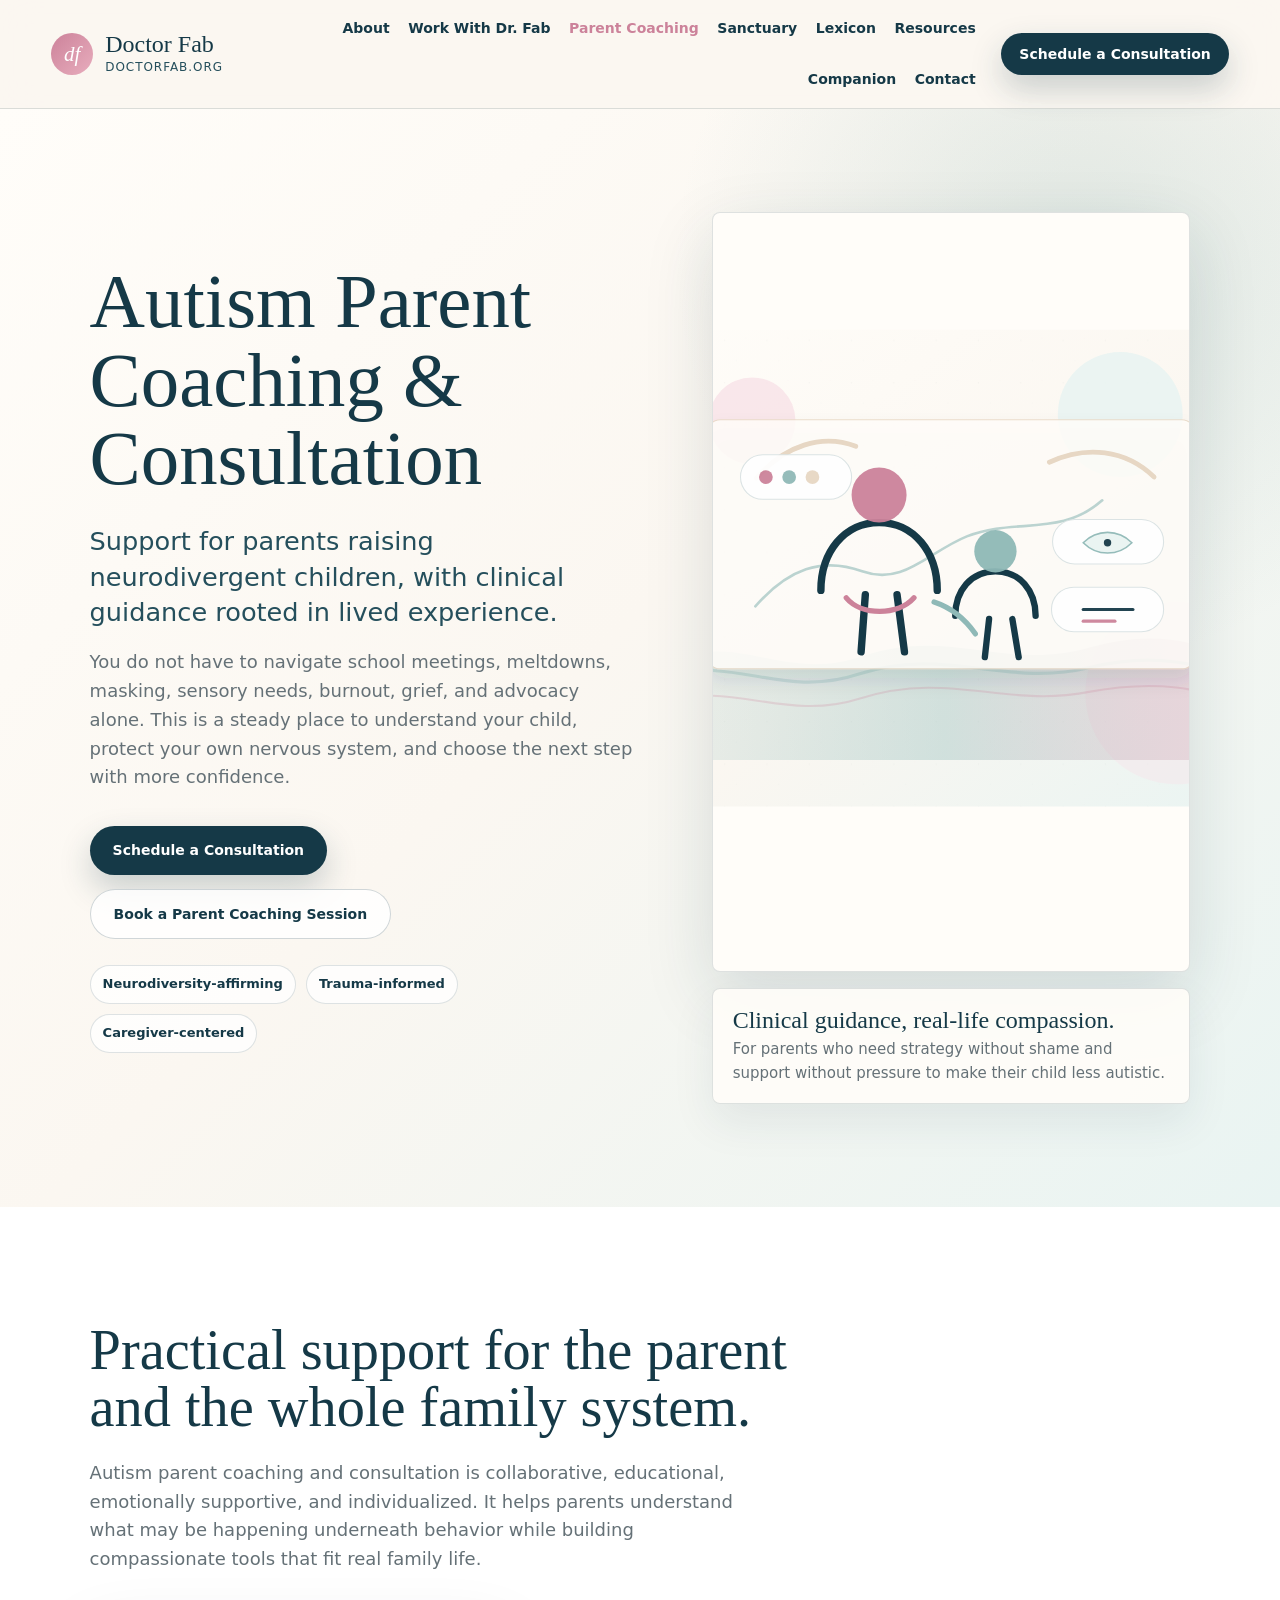
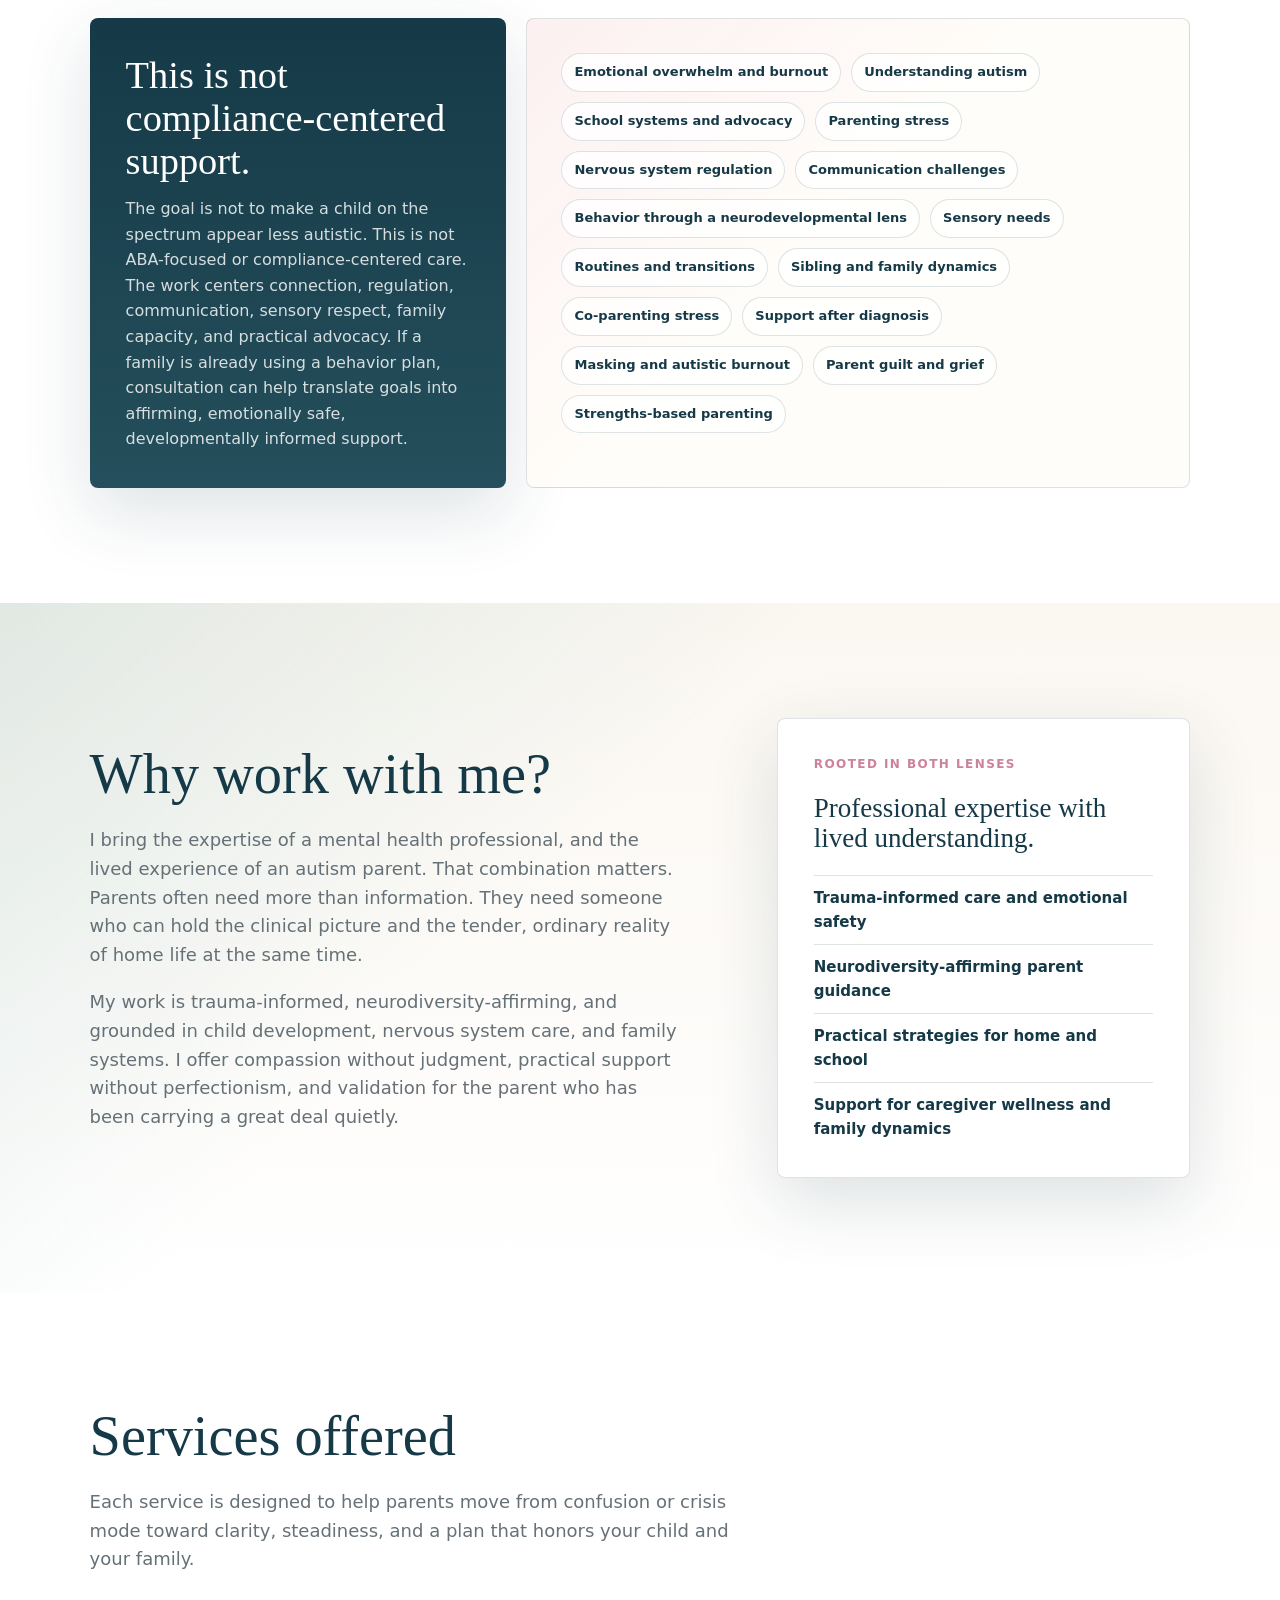
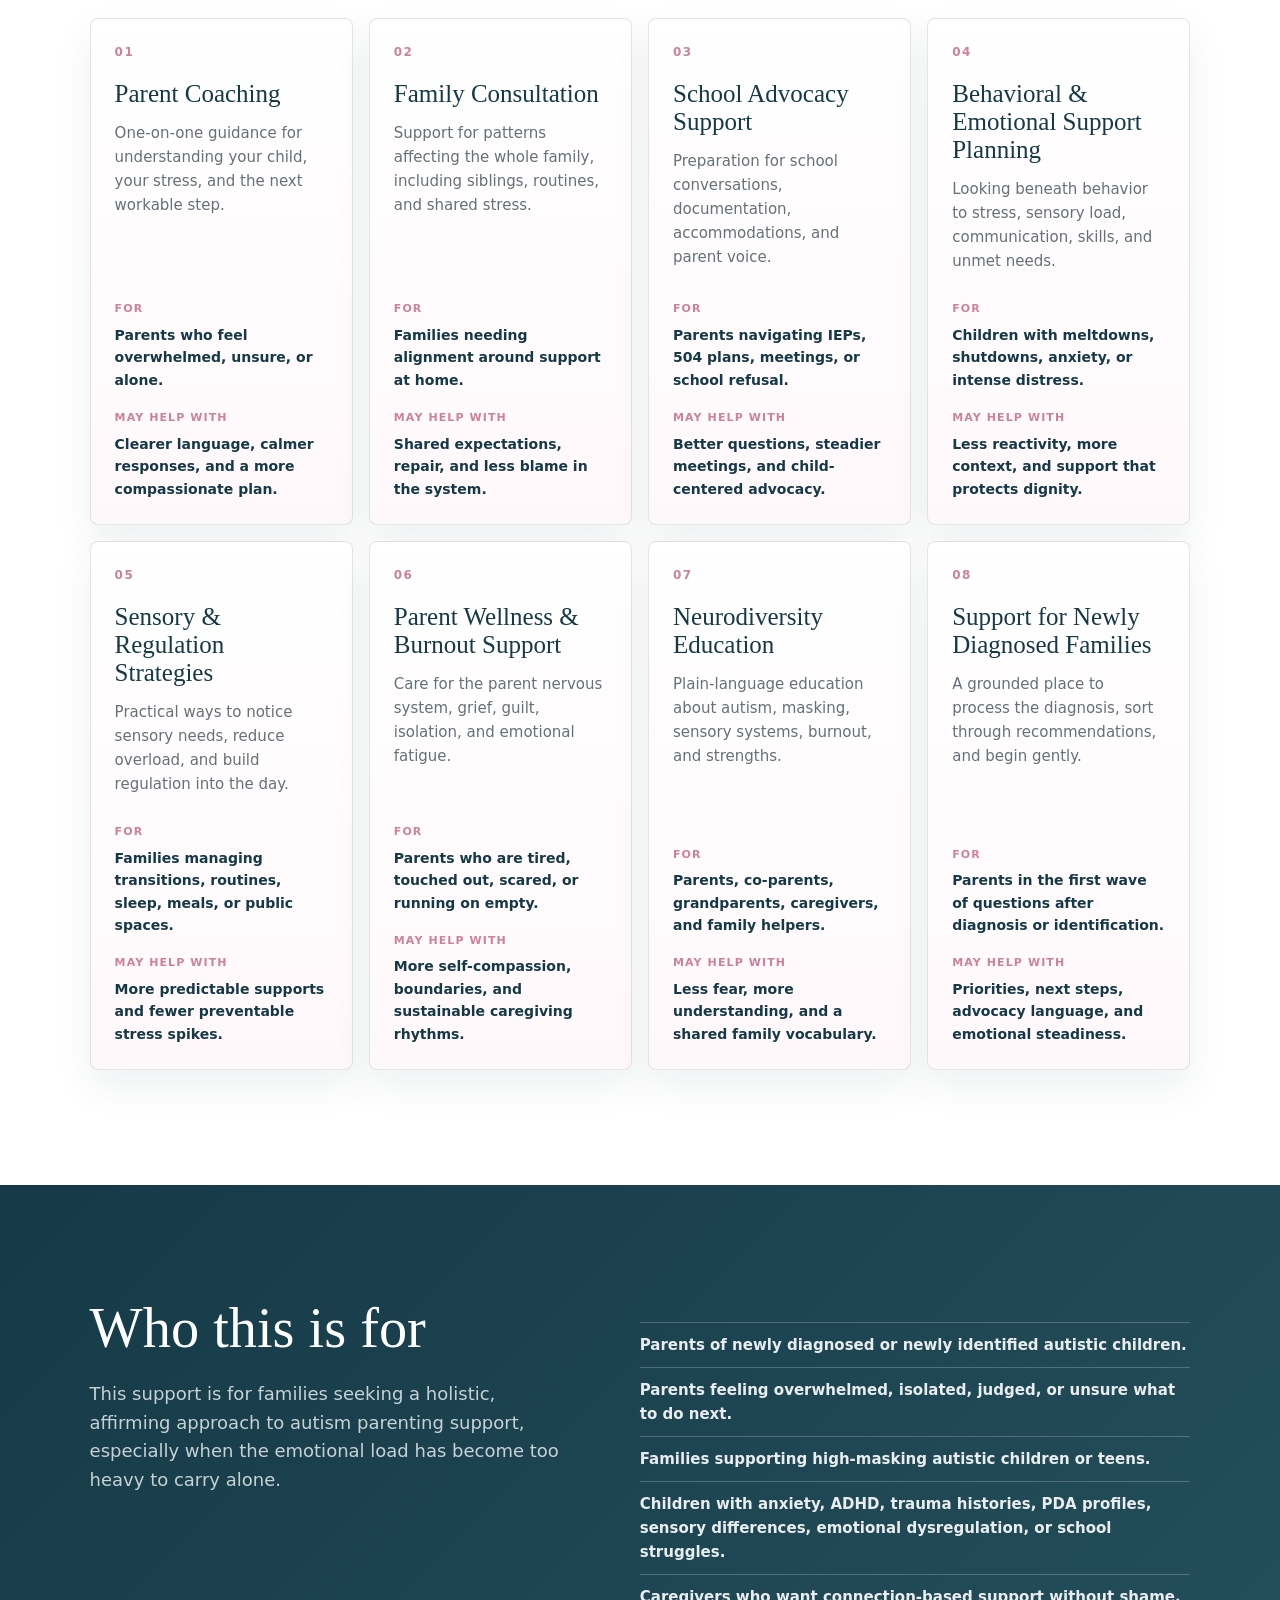
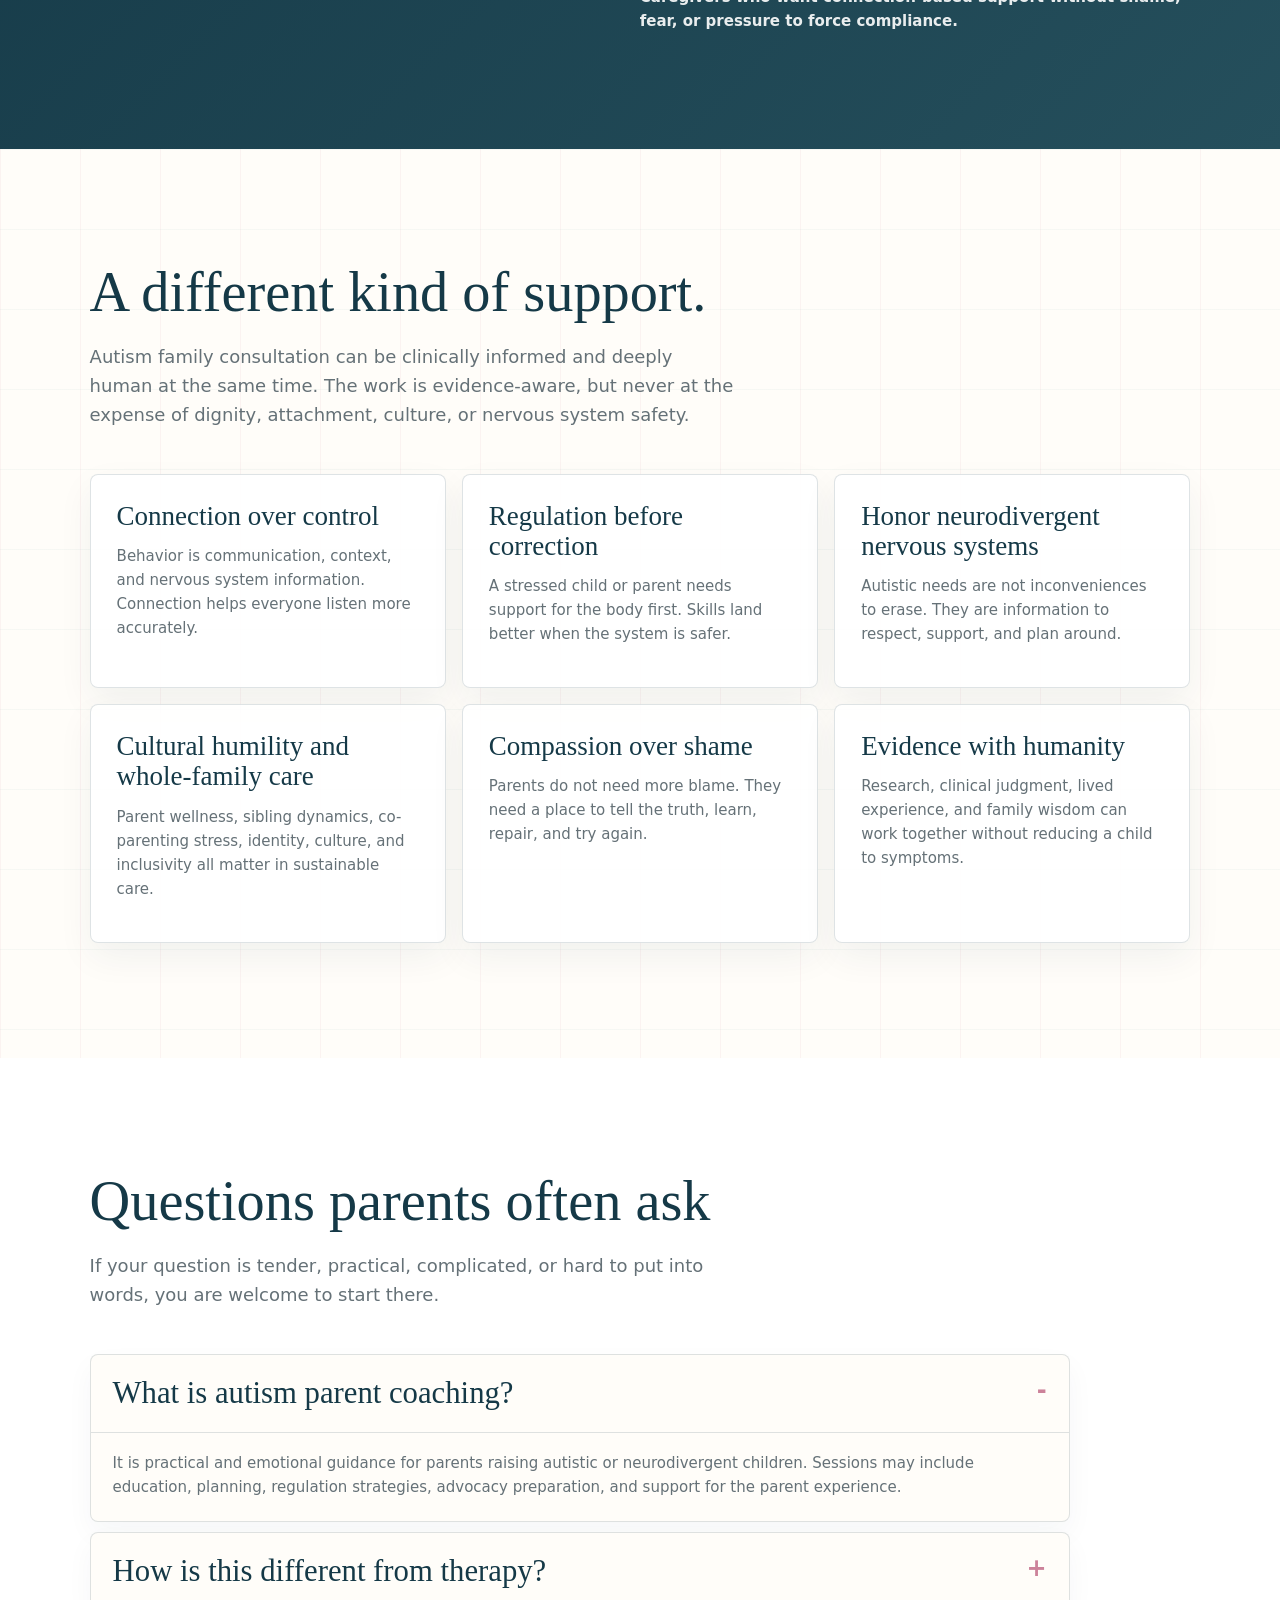
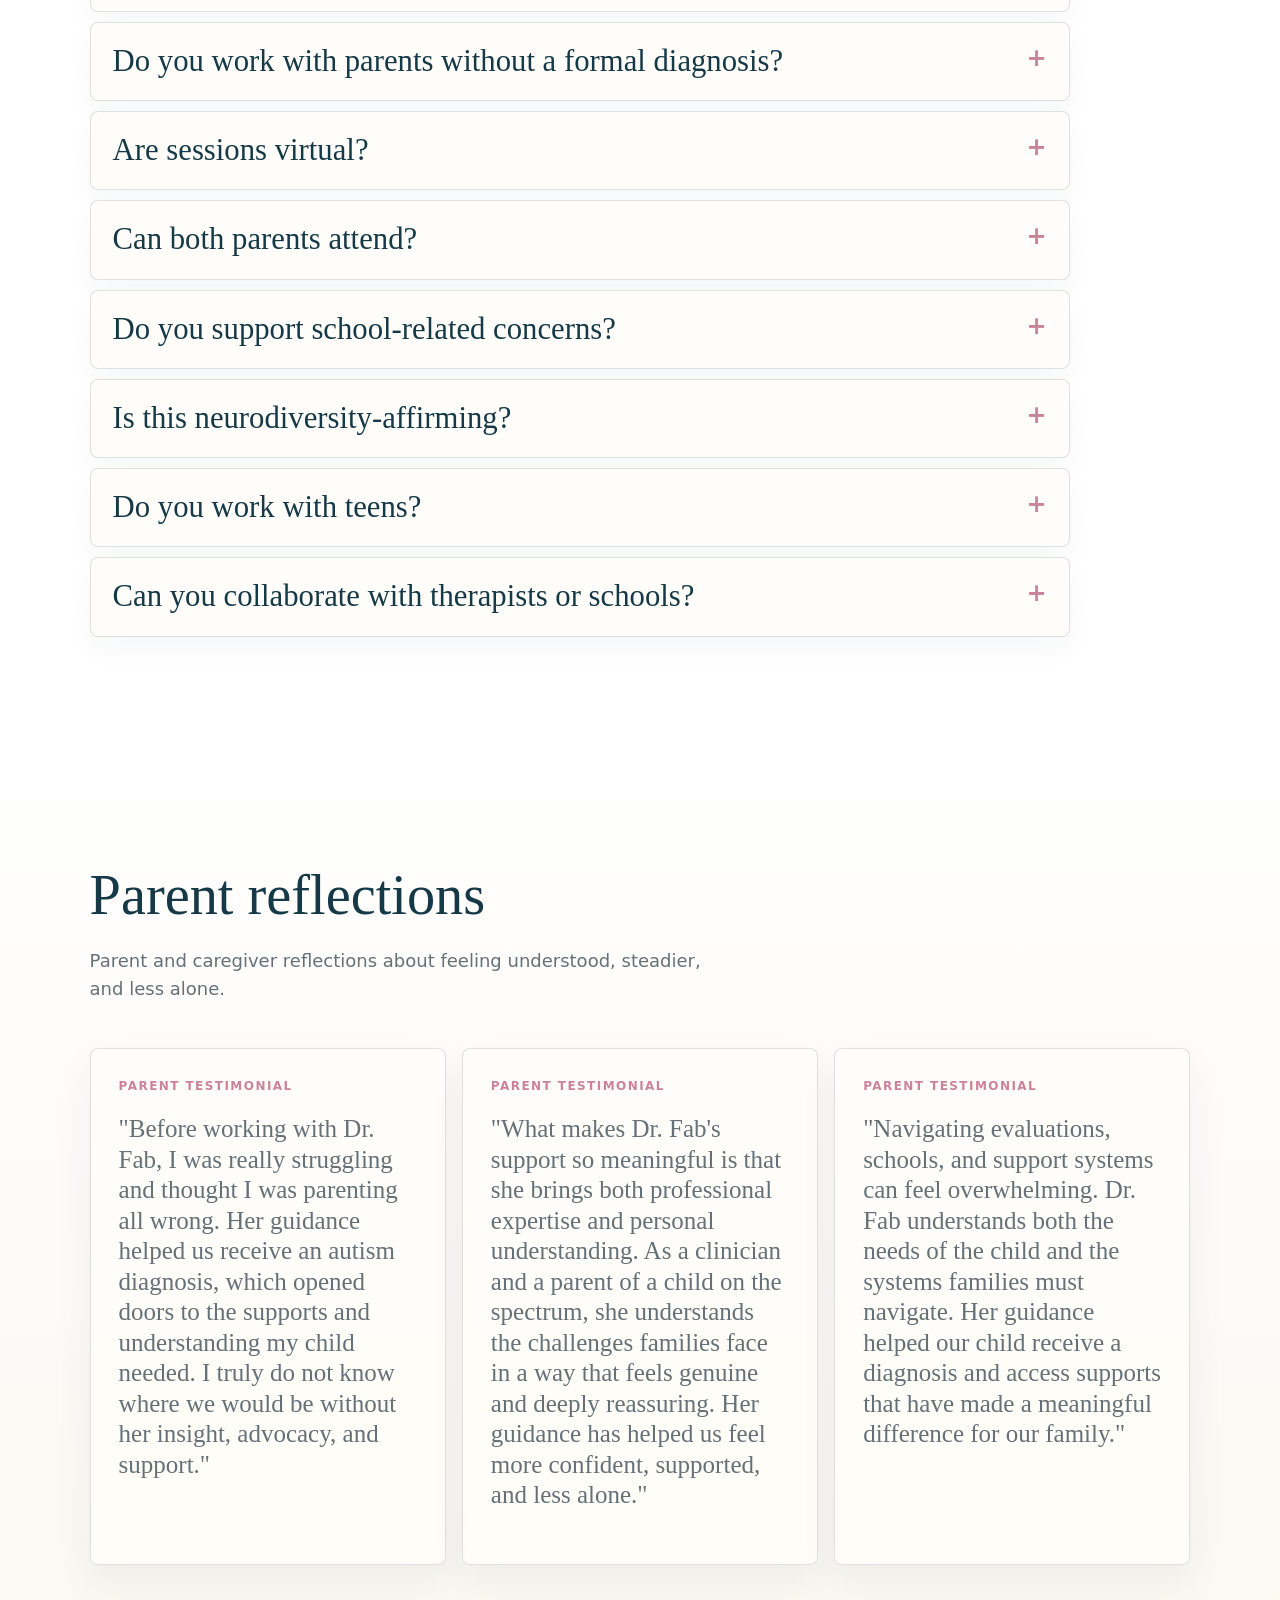
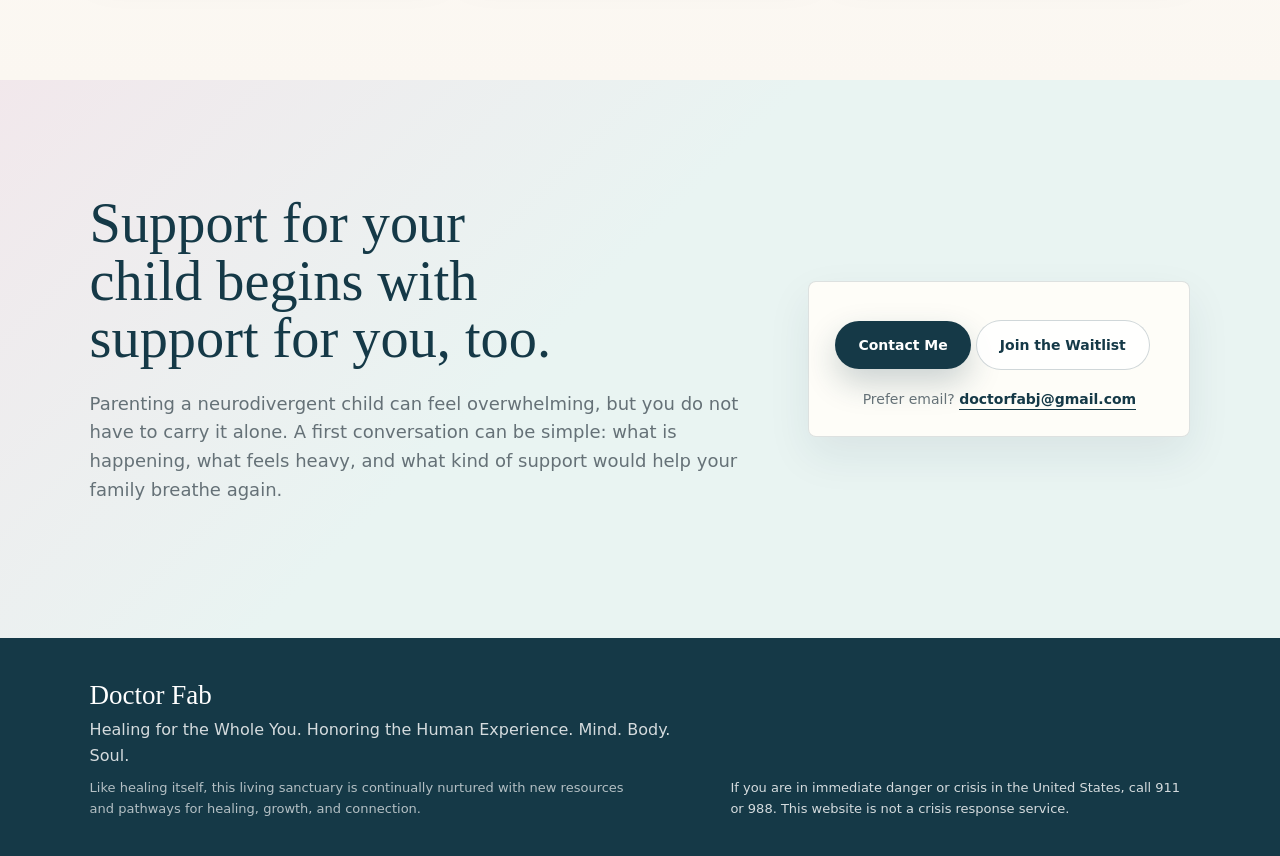
<file: autism-parent-coaching.html>
<!doctype html>
<html lang="en">
  <head>
    <meta charset="utf-8">
    <meta name="viewport" content="width=device-width, initial-scale=1">
    <title>Autism Parent Coaching &amp; Consultation | Doctor Fab</title>
    <meta
      name="description"
      content="Autism parent coaching, neurodiversity-affirming parent support, and trauma-informed autism family consultation for overwhelmed parents raising autistic and neurodivergent children."
    >
    <meta
      name="keywords"
      content="autism parent coaching, neurodiversity-affirming parent support, autism consultation for parents, autism parenting support, parent coaching for autistic children, trauma-informed autism support, autism family consultation, support for overwhelmed autism parents"
    >
    <meta property="og:title" content="Autism Parent Coaching &amp; Consultation | Doctor Fab">
    <meta
      property="og:description"
      content="Clinical guidance rooted in lived experience for parents raising autistic and neurodivergent children."
    >
    <meta property="og:image" content="https://doctorfab.org/assets/generated/doctorfab-hero-coastal.jpg">
    <meta name="theme-color" content="#153947">
    <link rel="canonical" href="https://doctorfab.org/autism-parent-coaching.html">
    <link rel="icon" href="assets/favicon.svg" type="image/svg+xml">
    <link rel="stylesheet" href="styles.css">
    <script type="application/ld+json">
      {
        "@context": "https://schema.org",
        "@type": "ProfessionalService",
        "name": "Doctor Fab Autism Parent Coaching & Consultation",
        "url": "https://doctorfab.org/autism-parent-coaching.html",
        "description": "Neurodiversity-affirming, trauma-informed autism parent coaching and consultation for families raising autistic and neurodivergent children.",
        "areaServed": "United States",
        "email": "doctorfabj@gmail.com",
        "serviceType": [
          "Autism parent coaching",
          "Autism family consultation",
          "Neurodiversity-affirming parent support",
          "Trauma-informed autism support"
        ]
      }
    </script>
  </head>
  <body>
    <a class="skip-link" href="#coaching-main">Skip to content</a>
    <header class="site-header">
      <a class="brand" href="index.html#home" aria-label="Doctor Fab home">
        <span class="brand-mark">df</span>
        <span>
          <strong>Doctor Fab</strong>
          <small>doctorfab.org</small>
        </span>
      </a>
      <div class="header-actions">
        <nav class="nav" aria-label="Main navigation">
          <a href="index.html#about">About</a>
          <a href="index.html#work">Work With Dr. Fab</a>
          <a href="autism-parent-coaching.html" aria-current="page">Parent Coaching</a>
          <a href="sanctuary.html">Sanctuary</a>
          <a href="lexicon.html">Lexicon</a>
          <a href="resources.html">Resources</a>
          <a href="sanctuary.html#companion">Companion</a>
          <a href="index.html#contact">Contact</a>
        </nav>
        <a
          class="header-cta"
          href="mailto:doctorfabj@gmail.com?subject=Autism%20parent%20coaching%20consultation&body=Hi%20Dr.%20Fab%2C%0D%0A%0D%0AI%20would%20like%20to%20schedule%20a%20consultation%20for%20autism%20parent%20coaching.%0D%0A%0D%0AName%3A%20%0D%0ABest%20way%20to%20reach%20me%3A%20%0D%0AWhat%20support%20would%20feel%20most%20helpful%20right%20now%3A%20%0D%0A%0D%0AThank%20you."
          aria-label="Schedule an autism parent coaching consultation"
        >
          <span class="header-cta-full">Schedule a Consultation</span>
          <span class="header-cta-short">Contact</span>
        </a>
      </div>
    </header>

    <main id="coaching-main" class="coaching-page" tabindex="-1">
      <section class="coaching-hero" aria-labelledby="coaching-title">
        <div class="coaching-hero-copy">
          <h1 id="coaching-title">Autism Parent Coaching &amp; Consultation</h1>
          <p class="coaching-lede">
            Support for parents raising neurodivergent children, with clinical
            guidance rooted in lived experience.
          </p>
          <p>
            You do not have to navigate school meetings, meltdowns, masking,
            sensory needs, burnout, grief, and advocacy alone. This is a steady
            place to understand your child, protect your own nervous system, and
            choose the next step with more confidence.
          </p>
          <div class="coaching-actions">
            <a
              class="button primary"
              href="mailto:doctorfabj@gmail.com?subject=Autism%20parent%20coaching%20consultation&body=Hi%20Dr.%20Fab%2C%0D%0A%0D%0AI%20would%20like%20to%20schedule%20a%20consultation%20for%20autism%20parent%20coaching.%0D%0A%0D%0AName%3A%20%0D%0ABest%20way%20to%20reach%20me%3A%20%0D%0AChild%27s%20age%20(optional)%3A%20%0D%0AWhat%20support%20would%20feel%20most%20helpful%20right%20now%3A%20%0D%0A%0D%0AThank%20you."
            >Schedule a Consultation</a>
            <a
              class="button secondary"
              href="mailto:doctorfabj@gmail.com?subject=Parent%20coaching%20session%20request&body=Hi%20Dr.%20Fab%2C%0D%0A%0D%0AI%20am%20interested%20in%20booking%20an%20autism%20parent%20coaching%20session.%0D%0A%0D%0AName%3A%20%0D%0ABest%20way%20to%20reach%20me%3A%20%0D%0AWhat%20I%20am%20hoping%20for%3A%20%0D%0A%0D%0AThank%20you."
            >Book a Parent Coaching Session</a>
          </div>
          <div class="coaching-trust-row" aria-label="Autism parent coaching support qualities">
            <span>Neurodiversity-affirming</span>
            <span>Trauma-informed</span>
            <span>Caregiver-centered</span>
          </div>
        </div>
        <div class="coaching-hero-panel">
          <img
            src="assets/generated/doctorfab-autism-parent-coaching.svg"
            alt="Warm coastal illustration of a parent and child supported by calming waves and connected circles"
            width="1200"
            height="760"
          >
          <div class="coaching-hero-note">
            <strong>Clinical guidance, real-life compassion.</strong>
            <span>For parents who need strategy without shame and support without pressure to make their child less autistic.</span>
          </div>
        </div>
      </section>

      <section id="service" class="coaching-about section-shell">
        <div class="section-intro compact">
          <h2>Practical support for the parent and the whole family system.</h2>
          <p>
            Autism parent coaching and consultation is collaborative,
            educational, emotionally supportive, and individualized. It helps
            parents understand what may be happening underneath behavior while
            building compassionate tools that fit real family life.
          </p>
        </div>
        <div class="coaching-about-layout">
          <div class="coaching-statement">
            <h3>This is not compliance-centered support.</h3>
            <p>
              The goal is not to make a child on the spectrum appear less autistic.
              This is not ABA-focused or compliance-centered care. The work
              centers connection, regulation, communication, sensory respect,
              family capacity, and practical advocacy. If a family is already
              using a behavior plan, consultation can help translate goals into
              affirming, emotionally safe, developmentally informed support.
            </p>
          </div>
          <div class="coaching-tags" aria-label="Autism parent coaching topics">
            <span>Emotional overwhelm and burnout</span>
            <span>Understanding autism</span>
            <span>School systems and advocacy</span>
            <span>Parenting stress</span>
            <span>Nervous system regulation</span>
            <span>Communication challenges</span>
            <span>Behavior through a neurodevelopmental lens</span>
            <span>Sensory needs</span>
            <span>Routines and transitions</span>
            <span>Sibling and family dynamics</span>
            <span>Co-parenting stress</span>
            <span>Support after diagnosis</span>
            <span>Masking and autistic burnout</span>
            <span>Parent guilt and grief</span>
            <span>Strengths-based parenting</span>
          </div>
        </div>
      </section>

      <section id="why-work-with-me" class="coaching-why section-shell">
        <div class="coaching-why-copy">
          <h2>Why work with me?</h2>
          <p>
            I bring the expertise of a mental health professional, and the
            lived experience of an autism parent. That
            combination matters. Parents often need more than information. They
            need someone who can hold the clinical picture and the tender,
            ordinary reality of home life at the same time.
          </p>
          <p>
            My work is trauma-informed, neurodiversity-affirming, and grounded
            in child development, nervous system care, and family systems. I
            offer compassion without judgment, practical support without
            perfectionism, and validation for the parent who has been carrying a
            great deal quietly.
          </p>
        </div>
        <div class="coaching-why-card" aria-label="Doctor Fab autism parent coaching approach">
          <span>Rooted in both lenses</span>
          <h3>Professional expertise with lived understanding.</h3>
          <ul>
            <li>Trauma-informed care and emotional safety</li>
            <li>Neurodiversity-affirming parent guidance</li>
            <li>Practical strategies for home and school</li>
            <li>Support for caregiver wellness and family dynamics</li>
          </ul>
        </div>
      </section>

      <section id="services" class="coaching-services section-shell">
        <div class="section-intro compact">
          <h2>Services offered</h2>
          <p>
            Each service is designed to help parents move from confusion or
            crisis mode toward clarity, steadiness, and a plan that honors your
            child and your family.
          </p>
        </div>
        <div class="coaching-service-grid">
          <article class="coaching-service-card">
            <span>01</span>
            <h3>Parent Coaching</h3>
            <p>One-on-one guidance for understanding your child, your stress, and the next workable step.</p>
            <dl>
              <dt>For</dt>
              <dd>Parents who feel overwhelmed, unsure, or alone.</dd>
              <dt>May help with</dt>
              <dd>Clearer language, calmer responses, and a more compassionate plan.</dd>
            </dl>
          </article>
          <article class="coaching-service-card">
            <span>02</span>
            <h3>Family Consultation</h3>
            <p>Support for patterns affecting the whole family, including siblings, routines, and shared stress.</p>
            <dl>
              <dt>For</dt>
              <dd>Families needing alignment around support at home.</dd>
              <dt>May help with</dt>
              <dd>Shared expectations, repair, and less blame in the system.</dd>
            </dl>
          </article>
          <article class="coaching-service-card">
            <span>03</span>
            <h3>School Advocacy Support</h3>
            <p>Preparation for school conversations, documentation, accommodations, and parent voice.</p>
            <dl>
              <dt>For</dt>
              <dd>Parents navigating IEPs, 504 plans, meetings, or school refusal.</dd>
              <dt>May help with</dt>
              <dd>Better questions, steadier meetings, and child-centered advocacy.</dd>
            </dl>
          </article>
          <article class="coaching-service-card">
            <span>04</span>
            <h3>Behavioral &amp; Emotional Support Planning</h3>
            <p>Looking beneath behavior to stress, sensory load, communication, skills, and unmet needs.</p>
            <dl>
              <dt>For</dt>
              <dd>Children with meltdowns, shutdowns, anxiety, or intense distress.</dd>
              <dt>May help with</dt>
              <dd>Less reactivity, more context, and support that protects dignity.</dd>
            </dl>
          </article>
          <article class="coaching-service-card">
            <span>05</span>
            <h3>Sensory &amp; Regulation Strategies</h3>
            <p>Practical ways to notice sensory needs, reduce overload, and build regulation into the day.</p>
            <dl>
              <dt>For</dt>
              <dd>Families managing transitions, routines, sleep, meals, or public spaces.</dd>
              <dt>May help with</dt>
              <dd>More predictable supports and fewer preventable stress spikes.</dd>
            </dl>
          </article>
          <article class="coaching-service-card">
            <span>06</span>
            <h3>Parent Wellness &amp; Burnout Support</h3>
            <p>Care for the parent nervous system, grief, guilt, isolation, and emotional fatigue.</p>
            <dl>
              <dt>For</dt>
              <dd>Parents who are tired, touched out, scared, or running on empty.</dd>
              <dt>May help with</dt>
              <dd>More self-compassion, boundaries, and sustainable caregiving rhythms.</dd>
            </dl>
          </article>
          <article class="coaching-service-card">
            <span>07</span>
            <h3>Neurodiversity Education</h3>
            <p>Plain-language education about autism, masking, sensory systems, burnout, and strengths.</p>
            <dl>
              <dt>For</dt>
              <dd>Parents, co-parents, grandparents, caregivers, and family helpers.</dd>
              <dt>May help with</dt>
              <dd>Less fear, more understanding, and a shared family vocabulary.</dd>
            </dl>
          </article>
          <article class="coaching-service-card">
            <span>08</span>
            <h3>Support for Newly Diagnosed Families</h3>
            <p>A grounded place to process the diagnosis, sort through recommendations, and begin gently.</p>
            <dl>
              <dt>For</dt>
              <dd>Parents in the first wave of questions after diagnosis or identification.</dd>
              <dt>May help with</dt>
              <dd>Priorities, next steps, advocacy language, and emotional steadiness.</dd>
            </dl>
          </article>
        </div>
      </section>

      <section id="ideal-clients" class="coaching-ideal section-shell">
        <div class="coaching-ideal-copy">
          <h2>Who this is for</h2>
          <p>
            This support is for families seeking a holistic, affirming approach
            to autism parenting support, especially when the emotional load has
            become too heavy to carry alone.
          </p>
        </div>
        <ul class="coaching-ideal-list">
          <li>Parents of newly diagnosed or newly identified autistic children.</li>
          <li>Parents feeling overwhelmed, isolated, judged, or unsure what to do next.</li>
          <li>Families supporting high-masking autistic children or teens.</li>
          <li>Children with anxiety, ADHD, trauma histories, PDA profiles, sensory differences, emotional dysregulation, or school struggles.</li>
          <li>Caregivers who want connection-based support without shame, fear, or pressure to force compliance.</li>
        </ul>
      </section>

      <section id="approach" class="coaching-values section-shell">
        <div class="section-intro compact">
          <h2>A different kind of support.</h2>
          <p>
            Autism family consultation can be clinically informed and deeply
            human at the same time. The work is evidence-aware, but never at the
            expense of dignity, attachment, culture, or nervous system safety.
          </p>
        </div>
        <div class="coaching-values-grid">
          <article>
            <h3>Connection over control</h3>
            <p>Behavior is communication, context, and nervous system information. Connection helps everyone listen more accurately.</p>
          </article>
          <article>
            <h3>Regulation before correction</h3>
            <p>A stressed child or parent needs support for the body first. Skills land better when the system is safer.</p>
          </article>
          <article>
            <h3>Honor neurodivergent nervous systems</h3>
            <p>Autistic needs are not inconveniences to erase. They are information to respect, support, and plan around.</p>
          </article>
          <article>
            <h3>Cultural humility and whole-family care</h3>
            <p>Parent wellness, sibling dynamics, co-parenting stress, identity, culture, and inclusivity all matter in sustainable care.</p>
          </article>
          <article>
            <h3>Compassion over shame</h3>
            <p>Parents do not need more blame. They need a place to tell the truth, learn, repair, and try again.</p>
          </article>
          <article>
            <h3>Evidence with humanity</h3>
            <p>Research, clinical judgment, lived experience, and family wisdom can work together without reducing a child to symptoms.</p>
          </article>
        </div>
      </section>

      <section id="faq" class="coaching-faq section-shell">
        <div class="section-intro compact">
          <h2>Questions parents often ask</h2>
          <p>
            If your question is tender, practical, complicated, or hard to put
            into words, you are welcome to start there.
          </p>
        </div>
        <div class="coaching-faq-list">
          <details open>
            <summary>What is autism parent coaching?</summary>
            <p>It is practical and emotional guidance for parents raising autistic or neurodivergent children. Sessions may include education, planning, regulation strategies, advocacy preparation, and support for the parent experience.</p>
          </details>
          <details>
            <summary>How is this different from therapy?</summary>
            <p>Coaching and consultation focus on parent guidance, education, family support, and practical planning. It is not a substitute for psychotherapy, diagnostic evaluation, crisis care, legal advice, or formal educational advocacy.</p>
          </details>
          <details>
            <summary>Do you work with parents without a formal diagnosis?</summary>
            <p>Yes. A formal diagnosis is not required for parent support. Many families seek help while they are noticing traits, waiting for evaluation, or trying to understand what their child needs.</p>
          </details>
          <details>
            <summary>Are sessions virtual?</summary>
            <p>Sessions can be virtual when appropriate, which can make support more accessible for busy, overwhelmed, or geographically distant families.</p>
          </details>
          <details>
            <summary>Can both parents attend?</summary>
            <p>Yes. Co-parents, caregivers, and other important adults can attend when it supports the child and family system.</p>
          </details>
          <details>
            <summary>Do you support school-related concerns?</summary>
            <p>Yes. Consultation can help parents prepare for school meetings, clarify concerns, understand accommodations, organize questions, and advocate from a calmer place.</p>
          </details>
          <details>
            <summary>Is this neurodiversity-affirming?</summary>
            <p>Yes. The work honors autistic identity, sensory needs, communication differences, autonomy, and strengths. The goal is support and understanding, not fixing autism.</p>
          </details>
          <details>
            <summary>Do you work with teens?</summary>
            <p>Yes. Parent consultation can support families of autistic teens, including concerns around masking, anxiety, burnout, school stress, independence, and communication.</p>
          </details>
          <details>
            <summary>Can you collaborate with therapists or schools?</summary>
            <p>When appropriate and with written consent, collaboration may be possible within the scope of consultation and care coordination.</p>
          </details>
        </div>
      </section>

      <section id="testimonials" class="coaching-testimonials section-shell">
        <div class="section-intro compact">
          <h2>Parent reflections</h2>
          <p>
            Parent and caregiver reflections about feeling understood, steadier,
            and less alone.
          </p>
        </div>
        <div class="coaching-testimonial-grid">
          <article>
            <span>Parent testimonial</span>
            <p>"Before working with Dr. Fab, I was really struggling and thought I was parenting all wrong. Her guidance helped us receive an autism diagnosis, which opened doors to the supports and understanding my child needed. I truly do not know where we would be without her insight, advocacy, and support."</p>
          </article>
          <article>
            <span>Parent testimonial</span>
            <p>"What makes Dr. Fab's support so meaningful is that she brings both professional expertise and personal understanding. As a clinician and a parent of a child on the spectrum, she understands the challenges families face in a way that feels genuine and deeply reassuring. Her guidance has helped us feel more confident, supported, and less alone."</p>
          </article>
          <article>
            <span>Parent testimonial</span>
            <p>"Navigating evaluations, schools, and support systems can feel overwhelming. Dr. Fab understands both the needs of the child and the systems families must navigate. Her guidance helped our child receive a diagnosis and access supports that have made a meaningful difference for our family."</p>
          </article>
        </div>
      </section>

      <section id="coaching-contact" class="coaching-closing section-shell">
        <div>
          <h2>Support for your child begins with support for you, too.</h2>
          <p>
            Parenting a neurodivergent child can feel overwhelming, but you do
            not have to carry it alone. A first conversation can be simple:
            what is happening, what feels heavy, and what kind of support would
            help your family breathe again.
          </p>
        </div>
        <div class="coaching-closing-actions">
          <a
            class="button primary"
            href="mailto:doctorfabj@gmail.com?subject=Autism%20parent%20coaching%20consultation&body=Hi%20Dr.%20Fab%2C%0D%0A%0D%0AI%20would%20like%20to%20schedule%20a%20consultation%20for%20autism%20parent%20coaching.%0D%0A%0D%0AName%3A%20%0D%0ABest%20way%20to%20reach%20me%3A%20%0D%0AWhat%20support%20would%20feel%20most%20helpful%20right%20now%3A%20%0D%0A%0D%0AThank%20you."
          >Contact Me</a>
          <a
            class="button secondary"
            href="mailto:doctorfabj@gmail.com?subject=Autism%20parent%20coaching%20waitlist&body=Hi%20Dr.%20Fab%2C%0D%0A%0D%0APlease%20add%20me%20to%20the%20waitlist%20for%20autism%20parent%20coaching%20and%20consultation.%0D%0A%0D%0AName%3A%20%0D%0ABest%20way%20to%20reach%20me%3A%20%0D%0AAnything%20you%20would%20like%20Dr.%20Fab%20to%20know%3A%20%0D%0A%0D%0AThank%20you."
          >Join the Waitlist</a>
          <p>Prefer email? <a href="mailto:doctorfabj@gmail.com">doctorfabj@gmail.com</a></p>
        </div>
      </section>
    </main>

    <footer class="site-footer">
      <div>
        <strong>Doctor Fab</strong>
        <p>Healing for the Whole You. Honoring the Human Experience. Mind. Body. Soul.</p>
        <p class="fine-print footer-evolution">Like healing itself, this living sanctuary is continually nurtured with new resources and pathways for healing, growth, and connection.</p>
      </div>
      <p class="fine-print">
        If you are in immediate danger or crisis in the United States, call 911
        or 988. This website is not a crisis response service.
      </p>
    </footer>
    <script src="site.js" defer></script>
  </body>
</html>
</file>
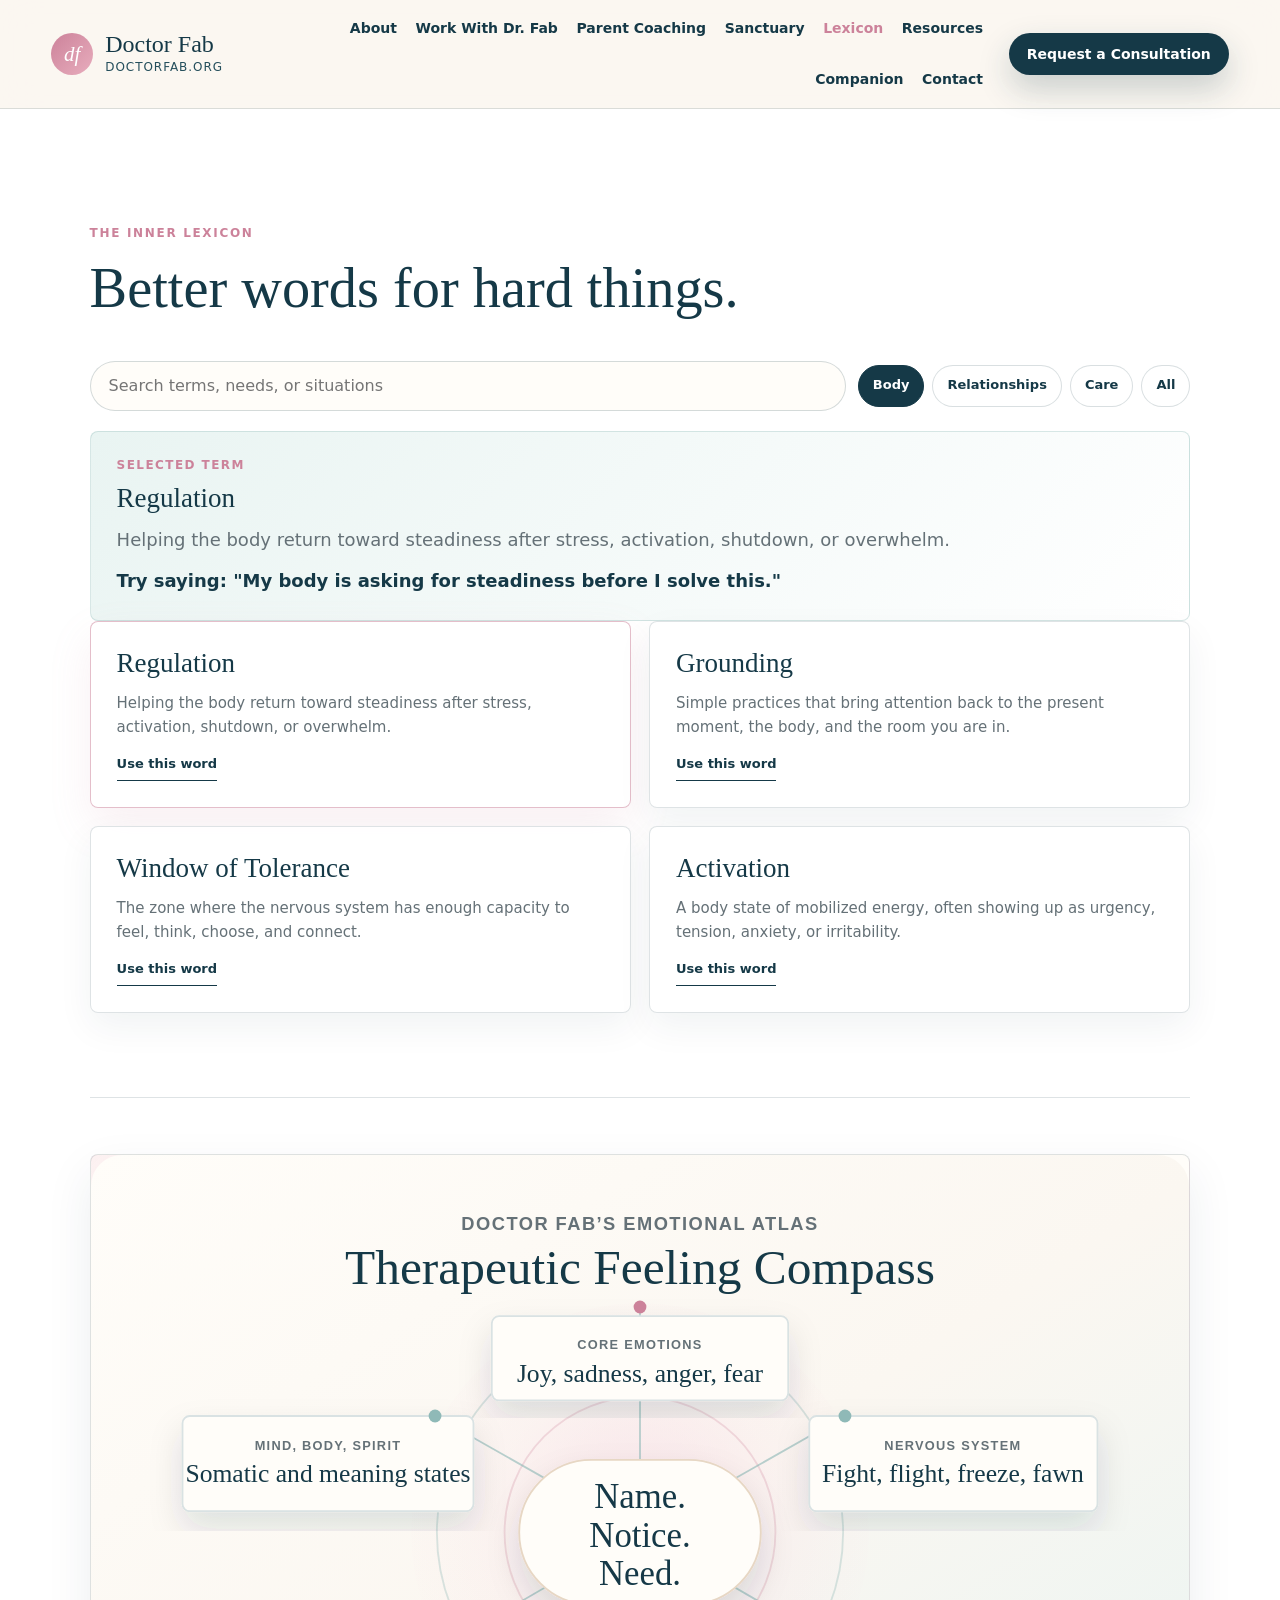
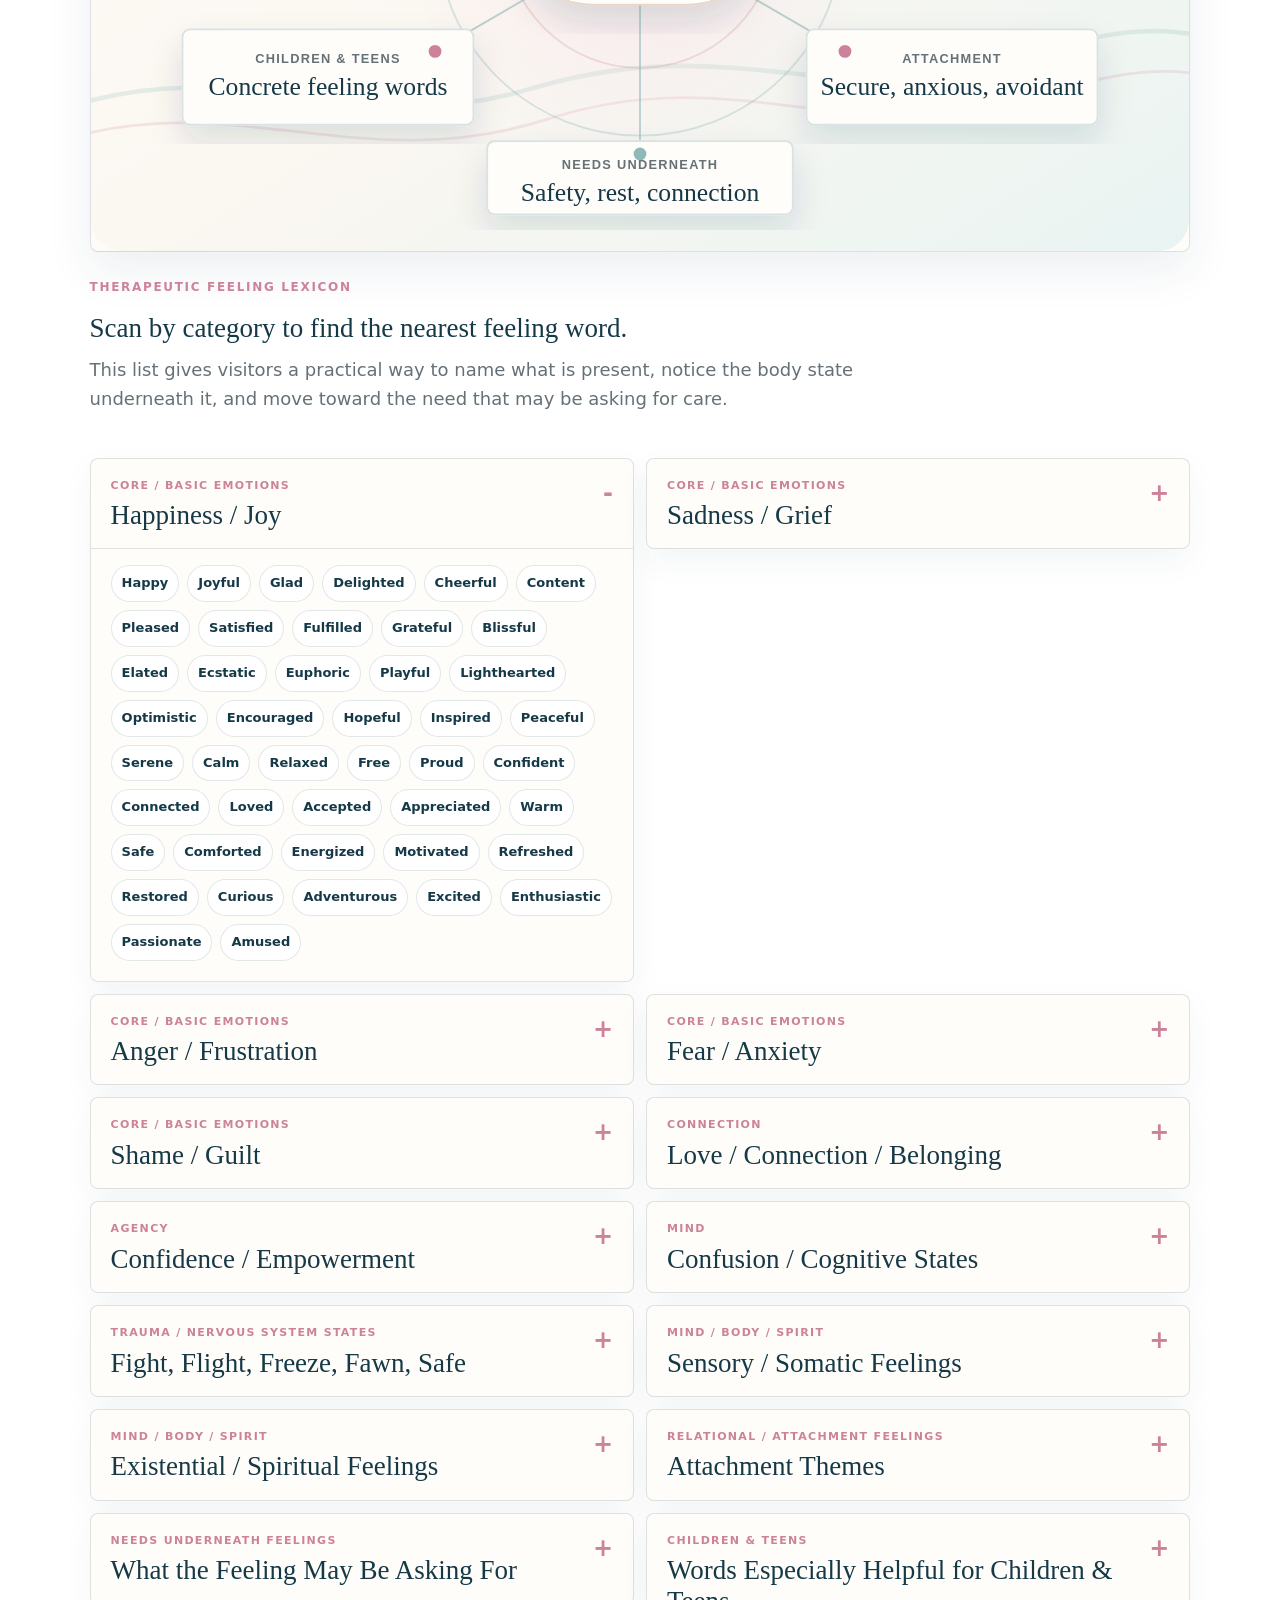
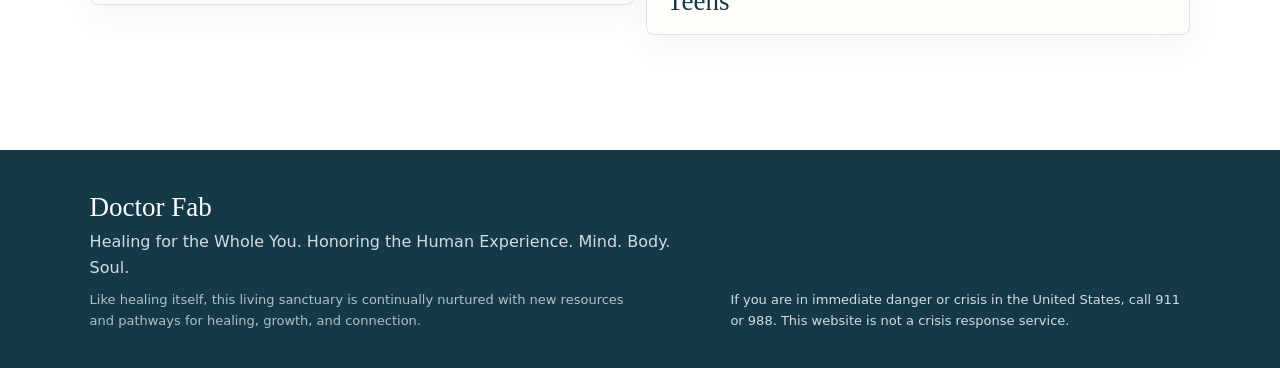
<file: lexicon.html>
<!doctype html>
<html lang="en">
  <head>
    <meta charset="utf-8">
    <meta name="viewport" content="width=device-width, initial-scale=1">
    <title>The Inner Lexicon | Doctor Fab</title>
    <meta name="description" content="A therapeutic feeling lexicon and plain-language healing vocabulary for naming body states, needs, and emotions.">
    <meta property="og:title" content="The Inner Lexicon | Doctor Fab">
    <meta property="og:description" content="A therapeutic feeling lexicon and plain-language healing vocabulary for naming body states, needs, and emotions.">
    <meta property="og:image" content="https://doctorfab.org/assets/generated/doctorfab-hero-coastal.jpg">
    <meta name="theme-color" content="#153947">
    <link rel="canonical" href="https://doctorfab.org/lexicon.html">
    <link rel="icon" href="assets/favicon.svg" type="image/svg+xml">
    <link rel="stylesheet" href="styles.css">
  </head>
  <body>
    <a class="skip-link" href="#lexicon-main">Skip to content</a>
    <header class="site-header">
      <a class="brand" href="index.html#home" aria-label="Doctor Fab home">
        <span class="brand-mark">df</span>
        <span>
          <strong>Doctor Fab</strong>
          <small>doctorfab.org</small>
        </span>
      </a>
      <div class="header-actions">
        <nav class="nav" aria-label="Main navigation">
          <a href="index.html#about">About</a>
          <a href="index.html#work">Work With Dr. Fab</a>
          <a href="autism-parent-coaching.html">Parent Coaching</a>
          <a href="sanctuary.html">Sanctuary</a>
          <a href="lexicon.html" aria-current="page">Lexicon</a>
          <a href="resources.html">Resources</a>
          <a href="sanctuary.html#companion">Companion</a>
          <a href="index.html#contact">Contact</a>
        </nav>
        <a class="header-cta" href="index.html#pathway" data-pathway-start="private" aria-label="Request a consultation">
          <span class="header-cta-full">Request a Consultation</span>
          <span class="header-cta-short">Start Here</span>
        </a>
      </div>
    </header>

    <main id="lexicon-main" tabindex="-1">
      <section id="lexicon" class="lexicon section-shell">
        <div class="section-intro compact">
          <p class="eyebrow">The Inner Lexicon</p>
          <h2>Better words for hard things.</h2>
        </div>
        <div class="lexicon-tools" aria-label="Search the Doctor Fab lexicon">
          <label>
            <span class="sr-only">Search healing terms</span>
            <input type="search" data-lexicon-search placeholder="Search terms, needs, or situations">
          </label>
          <div class="lexicon-filters" aria-label="Filter lexicon">
            <button type="button" data-lexicon-filter="body" aria-pressed="true">Body</button>
            <button type="button" data-lexicon-filter="relationship" aria-pressed="false">Relationships</button>
            <button type="button" data-lexicon-filter="care" aria-pressed="false">Care</button>
            <button type="button" data-lexicon-filter="all" aria-pressed="false">All</button>
          </div>
        </div>
        <article class="lexicon-detail" data-lexicon-detail aria-live="polite">
          <span>Selected term</span>
          <h3>Regulation</h3>
          <p>Try saying: "My body is asking for steadiness before I solve this."</p>
        </article>
        <div class="lexicon-grid" data-lexicon-grid>
          <article data-lexicon-card data-category="body" data-terms="regulation stress overwhelm activation calm">
            <h3>Regulation</h3>
            <p>Helping the body return toward steadiness after stress, activation, shutdown, or overwhelm.</p>
            <button type="button">Use this word</button>
          </article>
          <article data-lexicon-card data-category="body" data-terms="grounding present room breath body">
            <h3>Grounding</h3>
            <p>Simple practices that bring attention back to the present moment, the body, and the room you are in.</p>
            <button type="button">Use this word</button>
          </article>
          <article data-lexicon-card data-category="relationship" data-terms="repair apology reconnect conflict rupture">
            <h3>Repair</h3>
            <p>The process of returning to a relationship after rupture with honesty, accountability, and care.</p>
            <button type="button">Use this word</button>
          </article>
          <article data-lexicon-card data-category="care" data-terms="trauma-informed safety choice trust culture empowerment">
            <h3>Trauma-Informed</h3>
            <p>An approach that prioritizes safety, trust, choice, collaboration, empowerment, and culture.</p>
            <button type="button">Use this word</button>
          </article>
          <article data-lexicon-card data-category="body" data-terms="window of tolerance capacity activated shutdown">
            <h3>Window of Tolerance</h3>
            <p>The zone where the nervous system has enough capacity to feel, think, choose, and connect.</p>
            <button type="button">Use this word</button>
          </article>
          <article data-lexicon-card data-category="body" data-terms="activation triggered anxious alert fight flight">
            <h3>Activation</h3>
            <p>A body state of mobilized energy, often showing up as urgency, tension, anxiety, or irritability.</p>
            <button type="button">Use this word</button>
          </article>
          <article data-lexicon-card data-category="relationship" data-terms="boundaries limits no yes space needs">
            <h3>Boundaries</h3>
            <p>Clear limits that protect energy, safety, time, and connection without requiring harshness.</p>
            <button type="button">Use this word</button>
          </article>
          <article data-lexicon-card data-category="relationship" data-terms="co-regulation child family caregiver calm">
            <h3>Co-Regulation</h3>
            <p>Using steady presence, tone, rhythm, and connection to help another nervous system settle.</p>
            <button type="button">Use this word</button>
          </article>
        </div>
        <div id="feeling-words" class="feeling-words">
          <div class="feeling-visual">
            <img
              src="assets/generated/doctorfab-feeling-compass.svg"
              alt="Therapeutic feeling compass organizing words into core emotions, body states, attachment, needs, youth language, and spiritual meaning"
            >
          </div>
          <div class="feeling-intro">
            <p class="eyebrow">Therapeutic Feeling Lexicon</p>
            <h3>Scan by category to find the nearest feeling word.</h3>
            <p>
              This list gives visitors a practical way to name what is present,
              notice the body state underneath it, and move toward the need that
              may be asking for care.
            </p>
          </div>
          <div class="feeling-category-grid" aria-label="Therapeutic feeling words by category">
            <details class="feeling-category" open>
              <summary>
                <span>Core / Basic Emotions</span>
                <strong>Happiness / Joy</strong>
              </summary>
              <div class="feeling-tags">
                <span>Happy</span><span>Joyful</span><span>Glad</span><span>Delighted</span><span>Cheerful</span><span>Content</span><span>Pleased</span><span>Satisfied</span><span>Fulfilled</span><span>Grateful</span><span>Blissful</span><span>Elated</span><span>Ecstatic</span><span>Euphoric</span><span>Playful</span><span>Lighthearted</span><span>Optimistic</span><span>Encouraged</span><span>Hopeful</span><span>Inspired</span><span>Peaceful</span><span>Serene</span><span>Calm</span><span>Relaxed</span><span>Free</span><span>Proud</span><span>Confident</span><span>Connected</span><span>Loved</span><span>Accepted</span><span>Appreciated</span><span>Warm</span><span>Safe</span><span>Comforted</span><span>Energized</span><span>Motivated</span><span>Refreshed</span><span>Restored</span><span>Curious</span><span>Adventurous</span><span>Excited</span><span>Enthusiastic</span><span>Passionate</span><span>Amused</span>
              </div>
            </details>
            <details class="feeling-category">
              <summary>
                <span>Core / Basic Emotions</span>
                <strong>Sadness / Grief</strong>
              </summary>
              <div class="feeling-subgroups">
                <div class="feeling-subgroup">
                  <h4>Mild Sadness</h4>
                  <div class="feeling-tags">
                    <span>Sad</span><span>Down</span><span>Blue</span><span>Low</span><span>Disappointed</span><span>Discouraged</span><span>Gloomy</span><span>Heavy-hearted</span><span>Melancholy</span><span>Disheartened</span><span>Uninspired</span><span>Lonely</span><span>Left out</span><span>Unseen</span><span>Unheard</span><span>Unimportant</span><span>Empty</span><span>Drained</span><span>Tired</span><span>Withdrawn</span>
                  </div>
                </div>
                <div class="feeling-subgroup">
                  <h4>Deep Sadness / Grief</h4>
                  <div class="feeling-tags">
                    <span>Heartbroken</span><span>Devastated</span><span>Grieving</span><span>Bereaved</span><span>Despairing</span><span>Hopeless</span><span>Powerless</span><span>Numb</span><span>Hollow</span><span>Miserable</span><span>Crushed</span><span>Shattered</span><span>Abandoned</span><span>Rejected</span><span>Isolated</span><span>Alienated</span><span>Defeated</span><span>Lost</span><span>Vulnerable</span><span>Fragile</span><span>Wounded</span><span>Achey</span><span>Yearning</span><span>Longing</span>
                  </div>
                </div>
              </div>
            </details>
            <details class="feeling-category">
              <summary>
                <span>Core / Basic Emotions</span>
                <strong>Anger / Frustration</strong>
              </summary>
              <div class="feeling-subgroups">
                <div class="feeling-subgroup">
                  <h4>Mild Irritation</h4>
                  <div class="feeling-tags">
                    <span>Annoyed</span><span>Irritated</span><span>Bothered</span><span>Frustrated</span><span>Impatient</span><span>Agitated</span><span>Tense</span><span>Resentful</span><span>Offended</span><span>Uncomfortable</span><span>Defensive</span><span>Dismissed</span><span>Invalidated</span><span>Interrupted</span><span>Pressured</span>
                  </div>
                </div>
                <div class="feeling-subgroup">
                  <h4>Moderate to Intense Anger</h4>
                  <div class="feeling-tags">
                    <span>Angry</span><span>Mad</span><span>Furious</span><span>Enraged</span><span>Outraged</span><span>Bitter</span><span>Hostile</span><span>Indignant</span><span>Contemptuous</span><span>Fed up</span><span>Heated</span><span>Explosive</span><span>Aggressive</span><span>Violated</span><span>Betrayed</span><span>Controlled</span><span>Trapped</span><span>Oppressed</span><span>Disrespected</span><span>Manipulated</span><span>Wronged</span>
                  </div>
                </div>
              </div>
            </details>
            <details class="feeling-category">
              <summary>
                <span>Core / Basic Emotions</span>
                <strong>Fear / Anxiety</strong>
              </summary>
              <div class="feeling-subgroups">
                <div class="feeling-subgroup">
                  <h4>Mild Fear</h4>
                  <div class="feeling-tags">
                    <span>Nervous</span><span>Uneasy</span><span>Apprehensive</span><span>Concerned</span><span>Uncertain</span><span>Hesitant</span><span>Cautious</span><span>Insecure</span><span>Shy</span><span>Self-conscious</span><span>Restless</span><span>Startled</span><span>Sensitive</span><span>Hyperaware</span>
                  </div>
                </div>
                <div class="feeling-subgroup">
                  <h4>Moderate Anxiety</h4>
                  <div class="feeling-tags">
                    <span>Worried</span><span>Anxious</span><span>Overwhelmed</span><span>Stressed</span><span>Panicked</span><span>Alarmed</span><span>Pressured</span><span>Unsafe</span><span>Threatened</span><span>Hypervigilant</span><span>Fragile</span><span>Vulnerable</span><span>Dreading</span><span>Afraid</span><span>Fearful</span><span>Distrustful</span><span>Suspicious</span><span>Frozen</span><span>Dysregulated</span>
                  </div>
                </div>
                <div class="feeling-subgroup">
                  <h4>Intense Fear</h4>
                  <div class="feeling-tags">
                    <span>Terrified</span><span>Horrified</span><span>Petrified</span><span>Helpless</span><span>Paralyzed</span><span>Catastrophic</span><span>Doomed</span><span>Trapped</span><span>Exposed</span><span>Unsafe</span><span>Unprotected</span>
                  </div>
                </div>
              </div>
            </details>
            <details class="feeling-category">
              <summary>
                <span>Core / Basic Emotions</span>
                <strong>Shame / Guilt</strong>
              </summary>
              <div class="feeling-subgroups">
                <div class="feeling-subgroup">
                  <h4>Shame</h4>
                  <div class="feeling-tags">
                    <span>Ashamed</span><span>Embarrassed</span><span>Humiliated</span><span>Mortified</span><span>Worthless</span><span>Broken</span><span>Flawed</span><span>Defective</span><span>Inadequate</span><span>Inferior</span><span>Small</span><span>Exposed</span><span>Self-loathing</span><span>Unlovable</span><span>Dirty</span><span>Bad</span><span>Weak</span><span>Fake</span><span>Fraudulent</span>
                  </div>
                </div>
                <div class="feeling-subgroup">
                  <h4>Guilt / Regret</h4>
                  <div class="feeling-tags">
                    <span>Guilty</span><span>Remorseful</span><span>Regretful</span><span>Sorry</span><span>Responsible</span><span>Burdened</span><span>Conflicted</span><span>Conscience-stricken</span><span>Repentant</span>
                  </div>
                </div>
              </div>
            </details>
            <details class="feeling-category">
              <summary>
                <span>Connection</span>
                <strong>Love / Connection / Belonging</strong>
              </summary>
              <div class="feeling-tags">
                <span>Loved</span><span>Cherished</span><span>Adored</span><span>Valued</span><span>Seen</span><span>Heard</span><span>Understood</span><span>Accepted</span><span>Included</span><span>Welcomed</span><span>Trusted</span><span>Intimate</span><span>Close</span><span>Bonded</span><span>Compassionate</span><span>Affectionate</span><span>Tender</span><span>Empathetic</span><span>Supported</span><span>Secure</span><span>Safe</span><span>Grounded</span><span>Attached</span><span>Connected</span><span>Loyal</span><span>Appreciated</span>
              </div>
            </details>
            <details class="feeling-category">
              <summary>
                <span>Agency</span>
                <strong>Confidence / Empowerment</strong>
              </summary>
              <div class="feeling-tags">
                <span>Confident</span><span>Capable</span><span>Competent</span><span>Strong</span><span>Brave</span><span>Courageous</span><span>Empowered</span><span>Worthy</span><span>Resilient</span><span>Independent</span><span>Assertive</span><span>Motivated</span><span>Determined</span><span>Focused</span><span>Grounded</span><span>Stable</span><span>Secure</span><span>Centered</span><span>Proud</span><span>Accomplished</span><span>Successful</span><span>Validated</span><span>Creative</span><span>Resourceful</span>
              </div>
            </details>
            <details class="feeling-category">
              <summary>
                <span>Mind</span>
                <strong>Confusion / Cognitive States</strong>
              </summary>
              <div class="feeling-tags">
                <span>Confused</span><span>Unsure</span><span>Torn</span><span>Indecisive</span><span>Distracted</span><span>Foggy</span><span>Scattered</span><span>Disorganized</span><span>Lost</span><span>Conflicted</span><span>Detached</span><span>Disconnected</span><span>Dissociated</span><span>Unclear</span><span>Bewildered</span><span>Perplexed</span><span>Curious</span><span>Reflective</span><span>Contemplative</span><span>Questioning</span>
              </div>
            </details>
            <details class="feeling-category">
              <summary>
                <span>Trauma / Nervous System States</span>
                <strong>Fight, Flight, Freeze, Fawn, Safe</strong>
              </summary>
              <div class="feeling-subgroups">
                <div class="feeling-subgroup">
                  <h4>Fight Response</h4>
                  <div class="feeling-tags">
                    <span>Reactive</span><span>Defensive</span><span>Combative</span><span>Irritable</span><span>Aggressive</span><span>Controlling</span>
                  </div>
                </div>
                <div class="feeling-subgroup">
                  <h4>Flight Response</h4>
                  <div class="feeling-tags">
                    <span>Restless</span><span>Avoidant</span><span>Escapist</span><span>Driven</span><span>Perfectionistic</span><span>Hyperproductive</span><span>Panicked</span>
                  </div>
                </div>
                <div class="feeling-subgroup">
                  <h4>Freeze Response</h4>
                  <div class="feeling-tags">
                    <span>Numb</span><span>Frozen</span><span>Stuck</span><span>Collapsed</span><span>Immobilized</span><span>Shutdown</span><span>Blank</span><span>Disconnected</span>
                  </div>
                </div>
                <div class="feeling-subgroup">
                  <h4>Fawn Response</h4>
                  <div class="feeling-tags">
                    <span>People-pleasing</span><span>Overaccommodating</span><span>Appeasing</span><span>Self-abandoning</span><span>Overgiving</span><span>Compliance-driven</span>
                  </div>
                </div>
                <div class="feeling-subgroup">
                  <h4>Regulated / Safe States</h4>
                  <div class="feeling-tags">
                    <span>Grounded</span><span>Settled</span><span>Present</span><span>Open</span><span>Balanced</span><span>Secure</span><span>Connected</span><span>Calm</span><span>Rested</span><span>Attuned</span>
                  </div>
                </div>
              </div>
            </details>
            <details class="feeling-category">
              <summary>
                <span>Mind / Body / Spirit</span>
                <strong>Sensory / Somatic Feelings</strong>
              </summary>
              <div class="feeling-tags">
                <span>Heavy</span><span>Light</span><span>Tight</span><span>Constricted</span><span>Expanded</span><span>Warm</span><span>Cold</span><span>Tingling</span><span>Buzzing</span><span>Numb</span><span>Aching</span><span>Relaxed</span><span>Activated</span><span>Jittery</span><span>Shaky</span><span>Floating</span><span>Rooted</span><span>Restless</span><span>Drained</span><span>Energized</span><span>Pressurized</span><span>Open</span><span>Closed off</span>
              </div>
            </details>
            <details class="feeling-category">
              <summary>
                <span>Mind / Body / Spirit</span>
                <strong>Existential / Spiritual Feelings</strong>
              </summary>
              <div class="feeling-tags">
                <span>Connected</span><span>Aligned</span><span>Purposeful</span><span>Whole</span><span>Awakened</span><span>Spiritually nourished</span><span>Grounded</span><span>Centered</span><span>Expansive</span><span>Open-hearted</span><span>Grateful</span><span>Reverent</span><span>Peaceful</span><span>Faithful</span><span>Trusting</span><span>Hopeful</span><span>Disillusioned</span><span>Spiritually disconnected</span><span>Lost</span><span>Searching</span><span>Yearning</span><span>Called</span><span>Restored</span>
              </div>
            </details>
            <details class="feeling-category">
              <summary>
                <span>Relational / Attachment Feelings</span>
                <strong>Attachment Themes</strong>
              </summary>
              <div class="feeling-subgroups">
                <div class="feeling-subgroup">
                  <h4>Secure Attachment Feelings</h4>
                  <div class="feeling-tags">
                    <span>Safe</span><span>Connected</span><span>Trusting</span><span>Stable</span><span>Wanted</span><span>Chosen</span><span>Relaxed</span>
                  </div>
                </div>
                <div class="feeling-subgroup">
                  <h4>Anxious Attachment Feelings</h4>
                  <div class="feeling-tags">
                    <span>Clingy</span><span>Worried</span><span>Preoccupied</span><span>Rejected</span><span>Needy</span><span>Fearful</span><span>Abandoned</span>
                  </div>
                </div>
                <div class="feeling-subgroup">
                  <h4>Avoidant Attachment Feelings</h4>
                  <div class="feeling-tags">
                    <span>Smothered</span><span>Closed off</span><span>Detached</span><span>Withdrawn</span><span>Independent</span><span>Distrustful</span><span>Numb</span>
                  </div>
                </div>
                <div class="feeling-subgroup">
                  <h4>Disorganized Attachment Feelings</h4>
                  <div class="feeling-tags">
                    <span>Torn</span><span>Conflicted</span><span>Chaotic</span><span>Unsafe</span><span>Longing</span><span>Fearful</span><span>Confused</span>
                  </div>
                </div>
              </div>
            </details>
            <details class="feeling-category">
              <summary>
                <span>Needs Underneath Feelings</span>
                <strong>What the Feeling May Be Asking For</strong>
              </summary>
              <div class="feeling-tags">
                <span>Need for safety</span><span>Need for rest</span><span>Need for reassurance</span><span>Need for connection</span><span>Need for autonomy</span><span>Need for belonging</span><span>Need for validation</span><span>Need for structure</span><span>Need for predictability</span><span>Need for play</span><span>Need for support</span><span>Need for understanding</span><span>Need for affection</span><span>Need for space</span><span>Need for meaning</span><span>Need for protection</span><span>Need for emotional attunement</span><span>Need for co-regulation</span><span>Need for honesty</span><span>Need for gentleness</span>
              </div>
            </details>
            <details class="feeling-category">
              <summary>
                <span>Children &amp; Teens</span>
                <strong>Words Especially Helpful for Children &amp; Teens</strong>
              </summary>
              <div class="feeling-subgroups">
                <div class="feeling-subgroup">
                  <h4>Younger Children</h4>
                  <div class="feeling-tags">
                    <span>Mad</span><span>Sad</span><span>Scared</span><span>Happy</span><span>Silly</span><span>Lonely</span><span>Nervous</span><span>Excited</span><span>Embarrassed</span><span>Confused</span><span>Jealous</span><span>Proud</span><span>Left out</span><span>Shy</span><span>Safe</span><span>Unsafe</span><span>Calm</span><span>Frustrated</span>
                  </div>
                </div>
                <div class="feeling-subgroup">
                  <h4>Teens / Adolescents</h4>
                  <div class="feeling-tags">
                    <span>Overwhelmed</span><span>Drained</span><span>Pressured</span><span>Misunderstood</span><span>Rejected</span><span>Invisible</span><span>Different</span><span>Isolated</span><span>Burned out</span><span>Stressed</span><span>Numb</span><span>Awkward</span><span>Insecure</span><span>Self-conscious</span><span>Trapped</span><span>Dysregulated</span><span>Invalidated</span><span>Unsupported</span><span>Empowered</span><span>Seen</span>
                  </div>
                </div>
              </div>
            </details>
          </div>
        </div>
      </section>
    </main>

    <footer class="site-footer">
      <div>
        <strong>Doctor Fab</strong>
        <p>Healing for the Whole You. Honoring the Human Experience. Mind. Body. Soul.</p>
        <p class="fine-print footer-evolution">Like healing itself, this living sanctuary is continually nurtured with new resources and pathways for healing, growth, and connection.</p>
      </div>
      <p class="fine-print">
        If you are in immediate danger or crisis in the United States, call 911
        or 988. This website is not a crisis response service.
      </p>
    </footer>
    <script src="site.js" defer></script>
    <script src="companion.js" defer></script>
  </body>
</html>
</file>
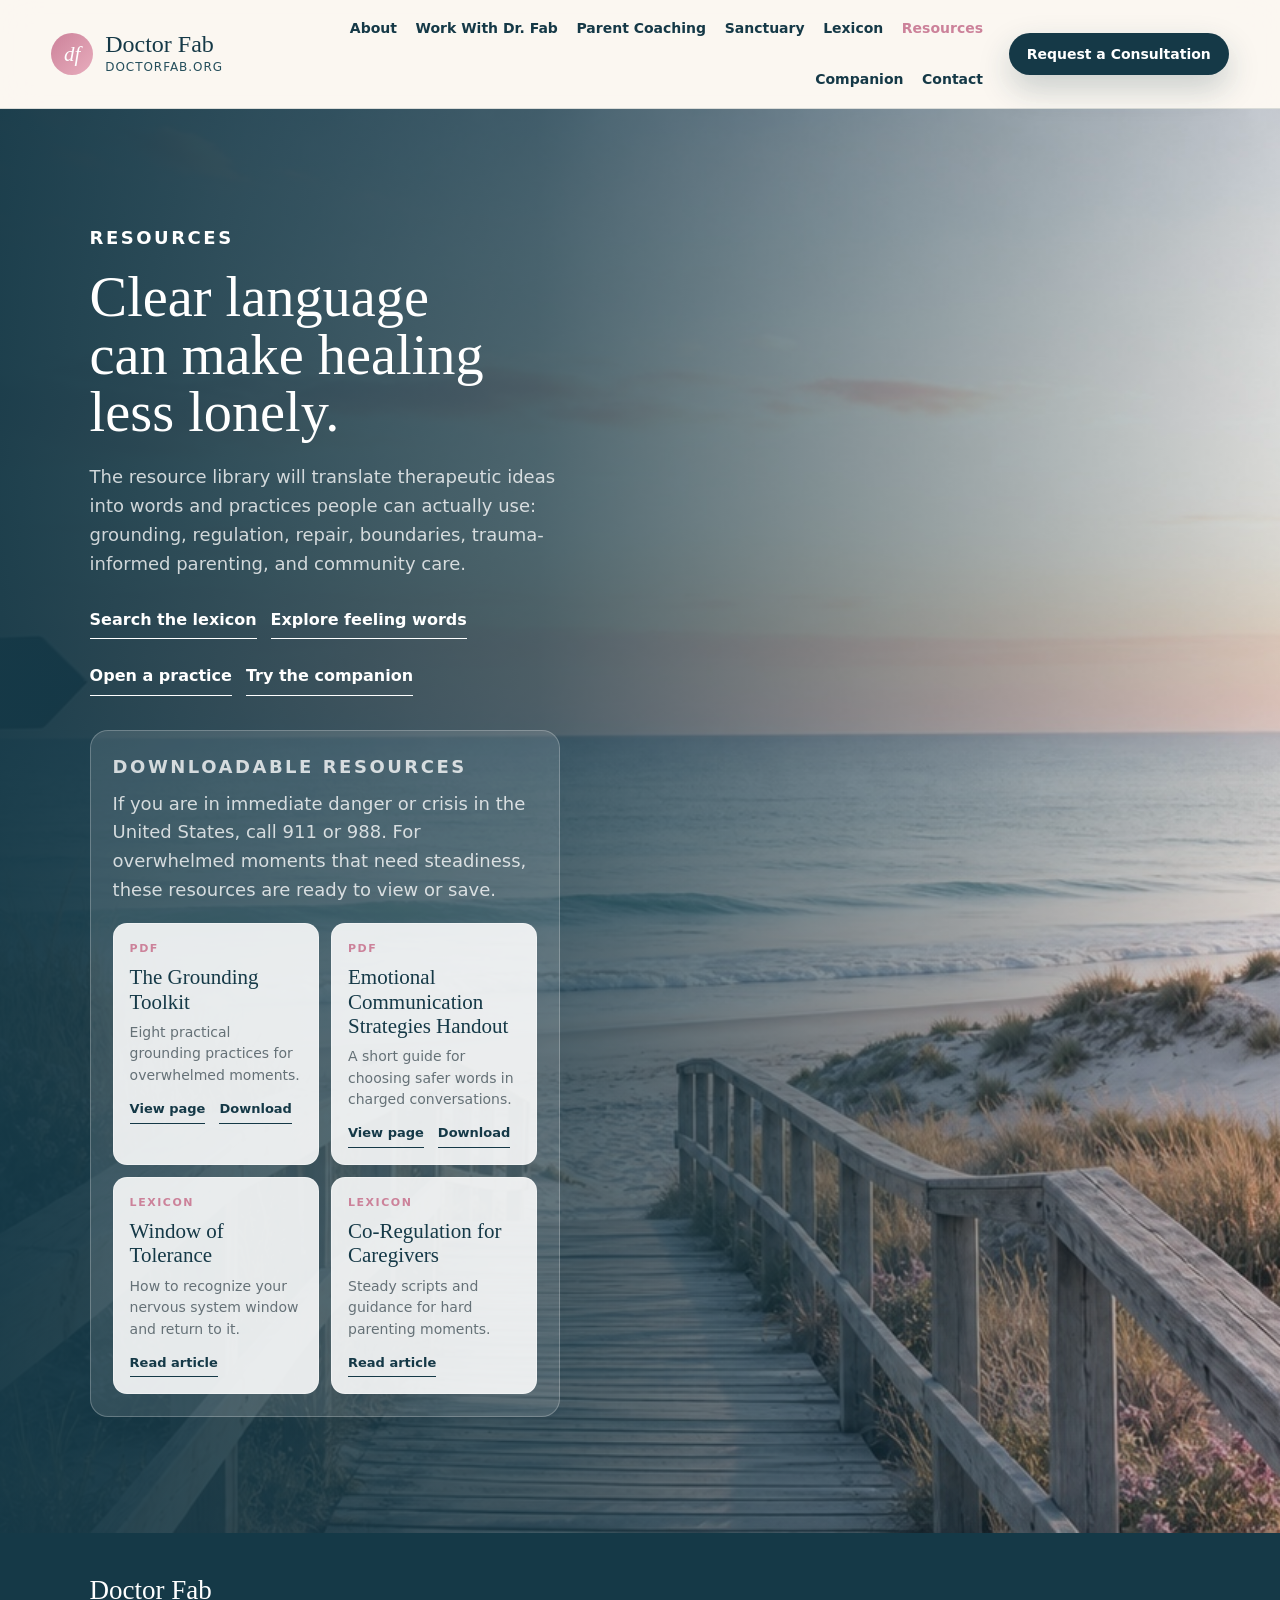
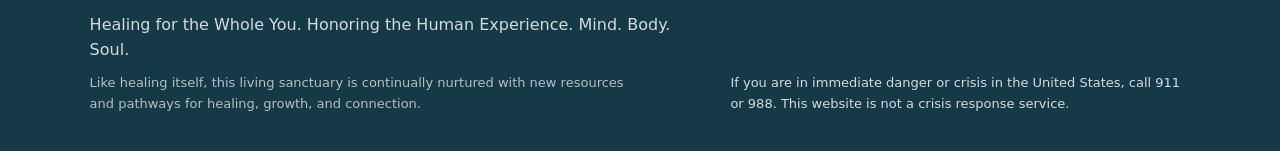
<file: resources.html>
<!doctype html>
<html lang="en">
  <head>
    <meta charset="utf-8">
    <meta name="viewport" content="width=device-width, initial-scale=1">
    <title>Resources | Doctor Fab</title>
    <meta name="description" content="Doctor Fab resources, downloadable PDFs, and plain-language tools for grounding, regulation, repair, and care.">
    <meta property="og:title" content="Resources | Doctor Fab">
    <meta property="og:description" content="Doctor Fab resources, downloadable PDFs, and plain-language tools for grounding, regulation, repair, and care.">
    <meta property="og:image" content="https://doctorfab.org/assets/generated/doctorfab-hero-coastal.jpg">
    <meta name="theme-color" content="#153947">
    <link rel="canonical" href="https://doctorfab.org/resources.html">
    <link rel="icon" href="assets/favicon.svg" type="image/svg+xml">
    <link rel="stylesheet" href="styles.css">
  </head>
  <body>
    <a class="skip-link" href="#resources-main">Skip to content</a>
    <header class="site-header">
      <a class="brand" href="index.html#home" aria-label="Doctor Fab home">
        <span class="brand-mark">df</span>
        <span>
          <strong>Doctor Fab</strong>
          <small>doctorfab.org</small>
        </span>
      </a>
      <div class="header-actions">
        <nav class="nav" aria-label="Main navigation">
          <a href="index.html#about">About</a>
          <a href="index.html#work">Work With Dr. Fab</a>
          <a href="autism-parent-coaching.html">Parent Coaching</a>
          <a href="sanctuary.html">Sanctuary</a>
          <a href="lexicon.html">Lexicon</a>
          <a href="resources.html" aria-current="page">Resources</a>
          <a href="sanctuary.html#companion">Companion</a>
          <a href="index.html#contact">Contact</a>
        </nav>
        <a class="header-cta" href="index.html#pathway" data-pathway-start="private" aria-label="Request a consultation">
          <span class="header-cta-full">Request a Consultation</span>
          <span class="header-cta-short">Start Here</span>
        </a>
      </div>
    </header>

    <main id="resources-main" tabindex="-1">
      <section id="resources" class="resources">
        <img
          src="assets/generated/doctorfab-coastal-path.jpg"
          alt="AI-generated coastal boardwalk over dunes toward the ocean"
        >
        <div class="resources-copy">
          <p class="eyebrow">Resources</p>
          <h2>Clear language can make healing less lonely.</h2>
          <p>
            The resource library will translate therapeutic ideas into words and
            practices people can actually use: grounding, regulation, repair,
            boundaries, trauma-informed parenting, and community care.
          </p>
          <div class="resource-actions">
            <a class="text-link" href="lexicon.html">Search the lexicon</a>
            <a class="text-link" href="lexicon.html#feeling-words">Explore feeling words</a>
            <a class="text-link" href="sanctuary.html">Open a practice</a>
            <a class="text-link" href="sanctuary.html#companion" data-focus-companion>Try the companion</a>
          </div>
          <div class="downloadable-resources" aria-label="Downloadable resources">
            <p class="downloadable-kicker">Downloadable Resources</p>
            <p class="downloadable-note">
              If you are in immediate danger or crisis in the United States,
              call 911 or 988. For overwhelmed moments that need steadiness,
              these resources are ready to view or save.
            </p>
            <div class="downloadable-grid">
              <article>
                <span>PDF</span>
                <h3>The Grounding Toolkit</h3>
                <p>Eight practical grounding practices for overwhelmed moments.</p>
                <div>
                  <a href="resources/grounding-toolkit.html">View page</a>
                  <a href="assets/resources/grounding-toolkit.pdf" download>Download</a>
                </div>
              </article>
              <article>
                <span>PDF</span>
                <h3>Emotional Communication Strategies Handout</h3>
                <p>A short guide for choosing safer words in charged conversations.</p>
                <div>
                  <a href="resources/emotionally-safe-communication.html">View page</a>
                  <a href="assets/resources/emotionally-safe-communication.pdf" download>Download</a>
                </div>
              </article>
              <article>
                <span>Lexicon</span>
                <h3>Window of Tolerance</h3>
                <p>How to recognize your nervous system window and return to it.</p>
                <div>
                  <a href="lexicon/window-of-tolerance.html">Read article</a>
                </div>
              </article>
              <article>
                <span>Lexicon</span>
                <h3>Co-Regulation for Caregivers</h3>
                <p>Steady scripts and guidance for hard parenting moments.</p>
                <div>
                  <a href="lexicon/co-regulation-for-caregivers.html">Read article</a>
                </div>
              </article>
            </div>
          </div>
        </div>
      </section>
    </main>

    <footer class="site-footer">
      <div>
        <strong>Doctor Fab</strong>
        <p>Healing for the Whole You. Honoring the Human Experience. Mind. Body. Soul.</p>
        <p class="fine-print footer-evolution">Like healing itself, this living sanctuary is continually nurtured with new resources and pathways for healing, growth, and connection.</p>
      </div>
      <p class="fine-print">
        If you are in immediate danger or crisis in the United States, call 911
        or 988. This website is not a crisis response service.
      </p>
    </footer>
    <script src="site.js" defer></script>
    <script src="companion.js" defer></script>
  </body>
</html>
</file>
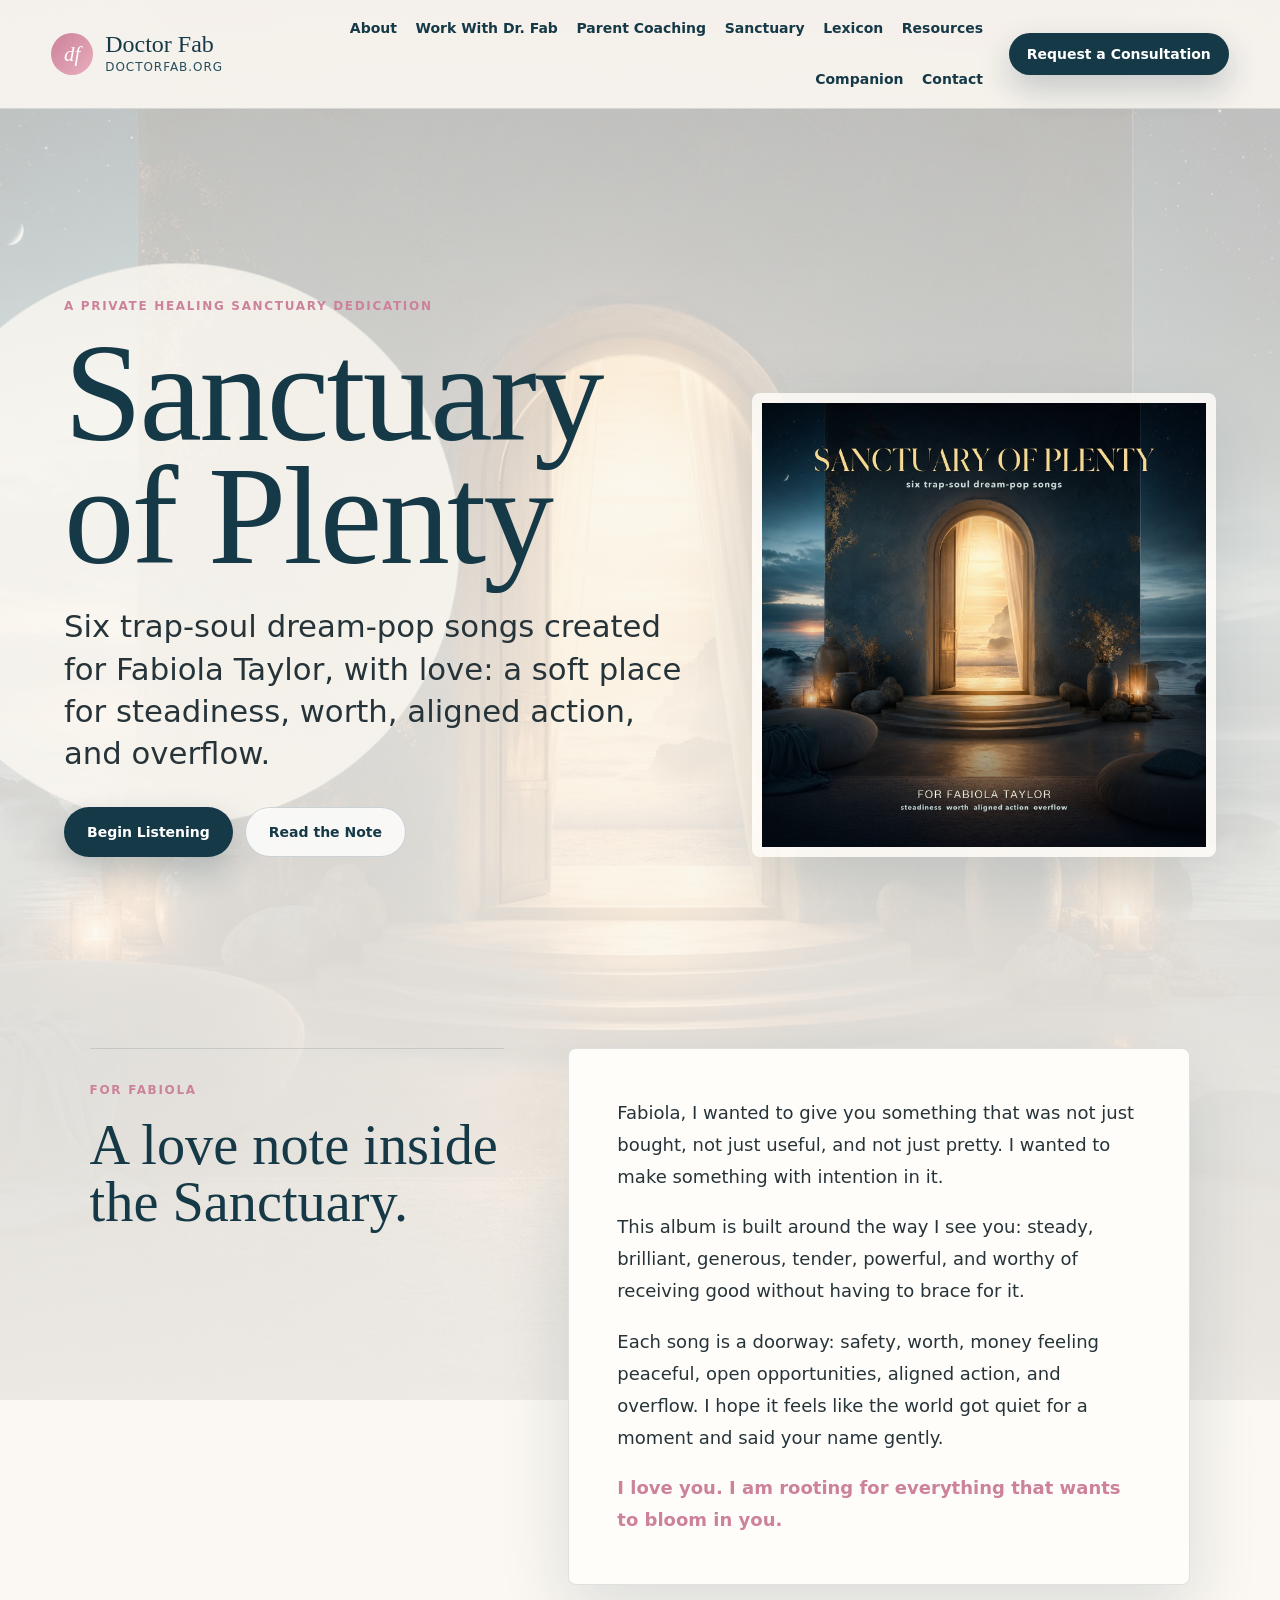
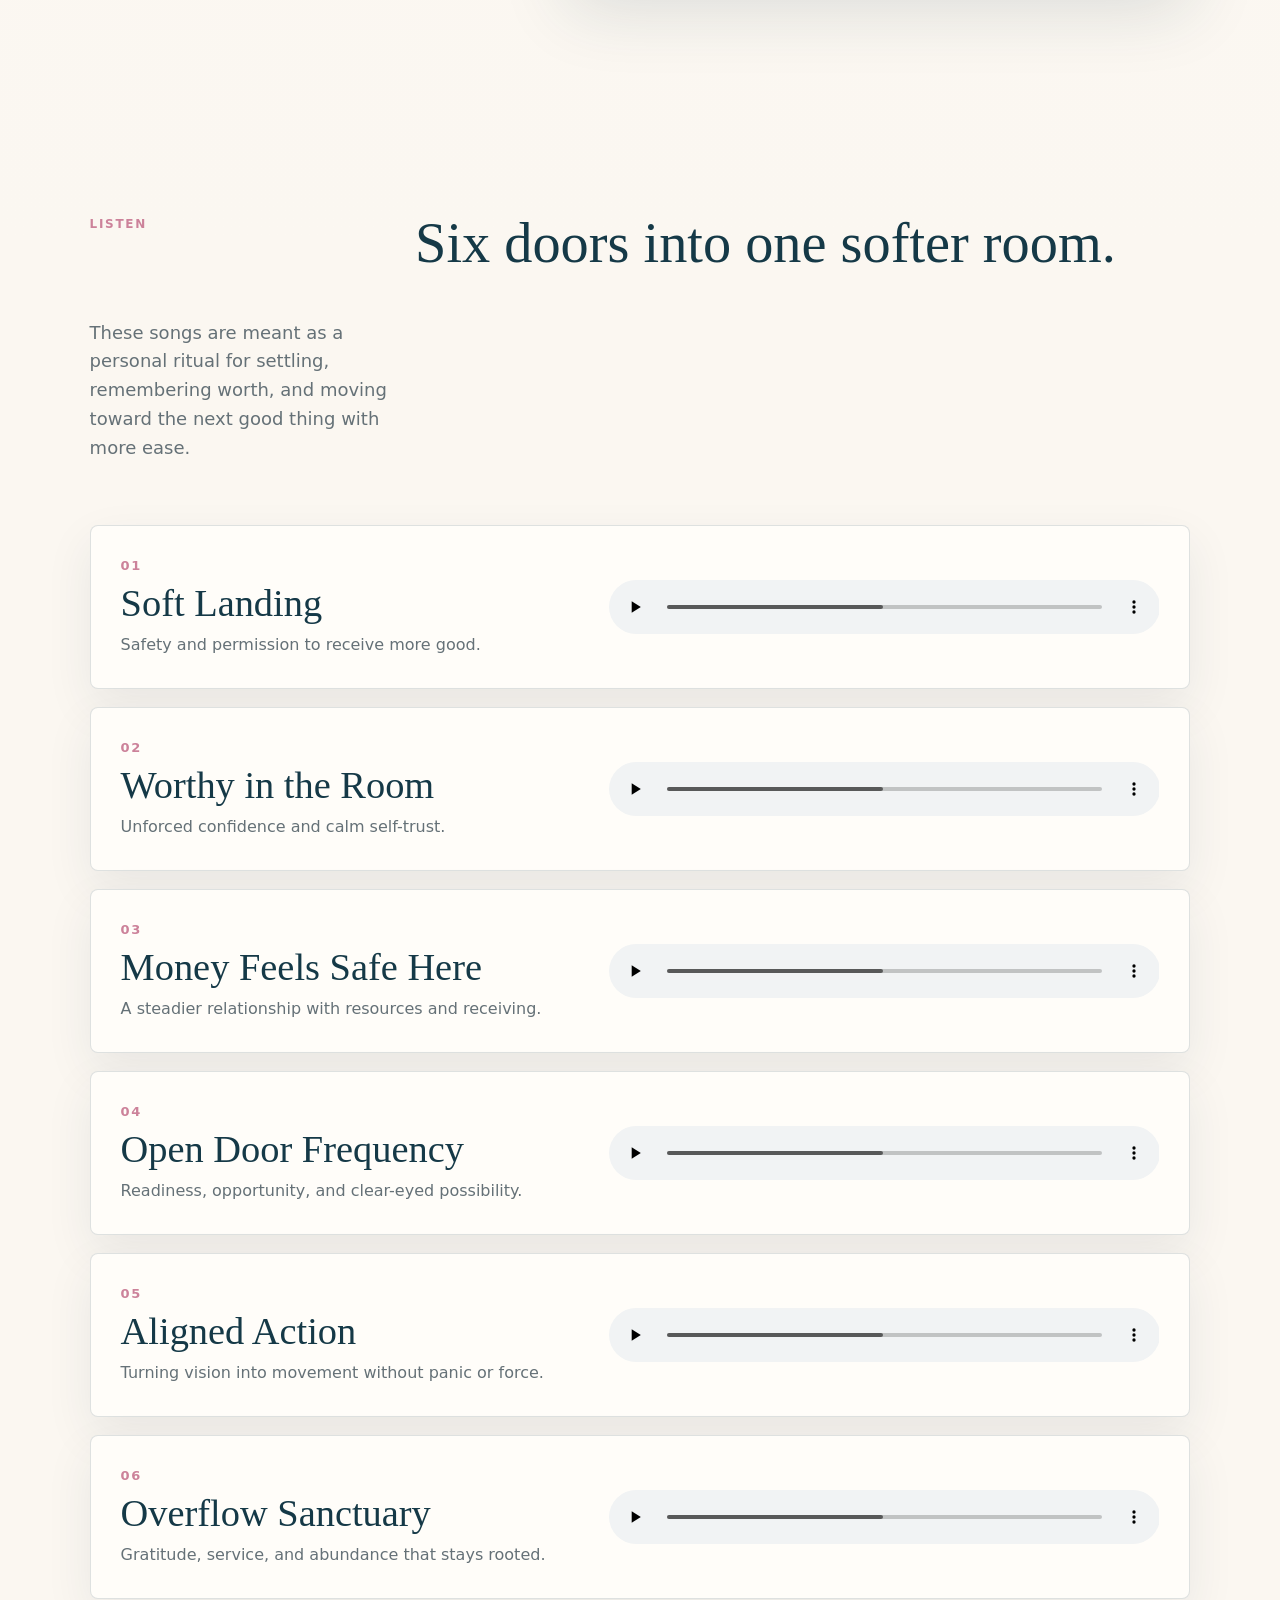
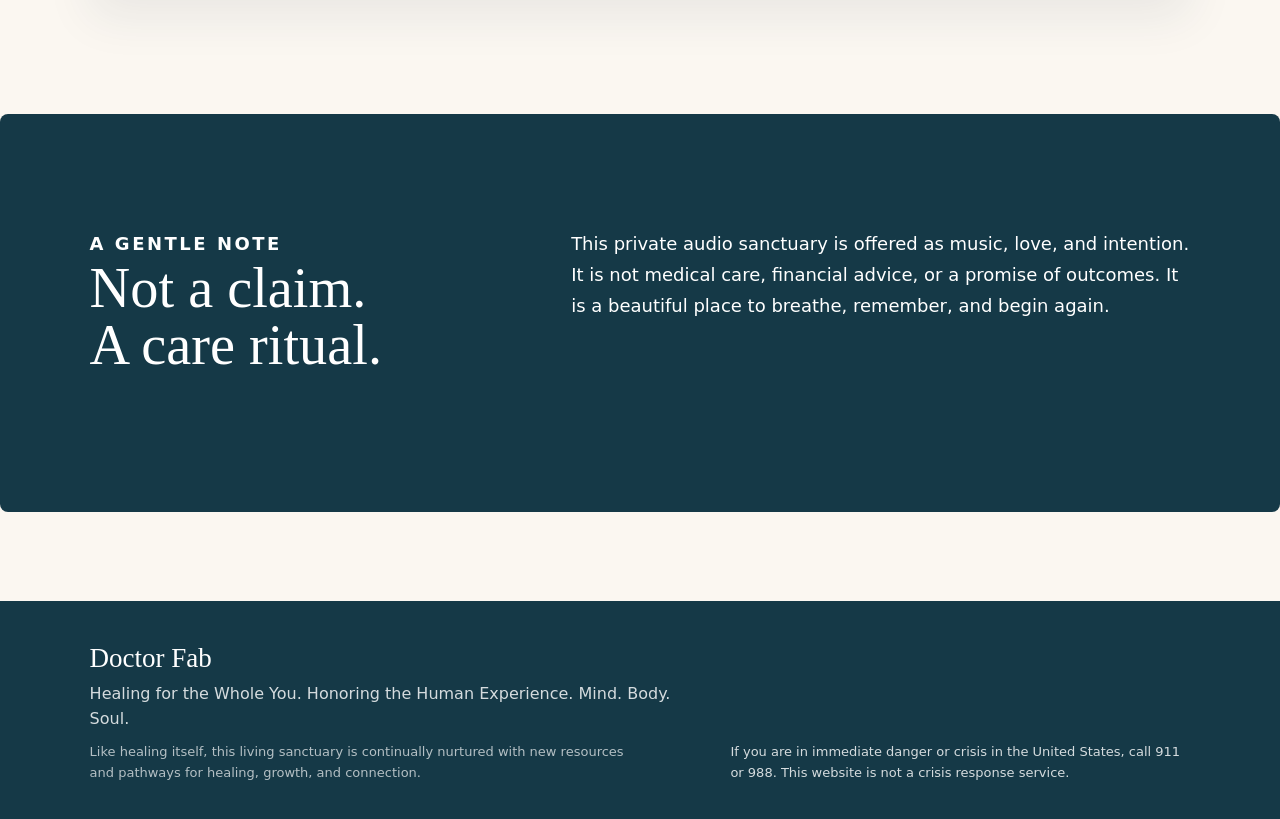
<file: sanctuary-of-plenty.html>
<!doctype html>
<html lang="en">
  <head>
    <meta charset="utf-8">
    <meta name="viewport" content="width=device-width, initial-scale=1">
    <title>Sanctuary of Plenty | Doctor Fab</title>
    <meta
      name="description"
      content="A private audio sanctuary created for Fabiola Taylor: six songs for steadiness, worth, aligned action, and overflow."
    >
    <meta name="robots" content="noindex, nofollow">
    <meta property="og:title" content="Sanctuary of Plenty | Doctor Fab">
    <meta property="og:description" content="A private audio sanctuary created for Fabiola Taylor.">
    <meta property="og:image" content="https://doctorfab.org/assets/sanctuary-of-plenty/cover-gift-web.jpg">
    <meta name="theme-color" content="#153947">
    <link rel="canonical" href="https://doctorfab.org/sanctuary-of-plenty.html">
    <link rel="icon" href="assets/favicon.svg" type="image/svg+xml">
    <link rel="stylesheet" href="styles.css">
  </head>
  <body class="sop-page">
    <a class="skip-link" href="#sop-main">Skip to content</a>
    <header class="site-header">
      <a class="brand" href="index.html#home" aria-label="Doctor Fab home">
        <span class="brand-mark">df</span>
        <span>
          <strong>Doctor Fab</strong>
          <small>doctorfab.org</small>
        </span>
      </a>
      <div class="header-actions">
        <nav class="nav" aria-label="Main navigation">
          <a href="index.html#about">About</a>
          <a href="index.html#work">Work With Dr. Fab</a>
          <a href="autism-parent-coaching.html">Parent Coaching</a>
          <a href="sanctuary.html">Sanctuary</a>
          <a href="lexicon.html">Lexicon</a>
          <a href="resources.html">Resources</a>
          <a href="sanctuary.html#companion">Companion</a>
          <a href="index.html#contact">Contact</a>
        </nav>
        <a class="header-cta" href="index.html#pathway" data-pathway-start="private" aria-label="Request a consultation">
          <span class="header-cta-full">Request a Consultation</span>
          <span class="header-cta-short">Start Here</span>
        </a>
      </div>
    </header>

    <main id="sop-main" tabindex="-1">
      <section class="sop-hero">
        <div class="sop-hero-copy">
          <p class="eyebrow">A private Healing Sanctuary dedication</p>
          <h1>Sanctuary of Plenty</h1>
          <p class="sop-lede">
            Six trap-soul dream-pop songs created for Fabiola Taylor, with love:
            a soft place for steadiness, worth, aligned action, and overflow.
          </p>
          <div class="sop-hero-actions">
            <a class="button primary" href="#listen">Begin Listening</a>
            <a class="button secondary" href="#letter">Read the Note</a>
          </div>
        </div>
        <figure class="sop-cover">
          <img
            src="assets/sanctuary-of-plenty/cover-gift-web.jpg"
            alt="Sanctuary of Plenty album cover with a glowing coastal doorway"
            width="1400"
            height="1400"
            fetchpriority="high"
            decoding="async"
          >
        </figure>
      </section>

      <section id="letter" class="sop-letter section-shell">
        <div class="section-rule">
          <p class="eyebrow">For Fabiola</p>
          <h2>A love note inside the Sanctuary.</h2>
        </div>
        <div class="sop-letter-copy">
          <p>
            Fabiola, I wanted to give you something that was not just bought,
            not just useful, and not just pretty. I wanted to make something
            with intention in it.
          </p>
          <p>
            This album is built around the way I see you: steady, brilliant,
            generous, tender, powerful, and worthy of receiving good without
            having to brace for it.
          </p>
          <p>
            Each song is a doorway: safety, worth, money feeling peaceful, open
            opportunities, aligned action, and overflow. I hope it feels like
            the world got quiet for a moment and said your name gently.
          </p>
          <p class="sop-signature">
            I love you. I am rooting for everything that wants to bloom in you.
          </p>
        </div>
      </section>

      <section id="listen" class="sop-listen section-shell" aria-labelledby="sop-listen-title">
        <div class="section-intro">
          <p class="eyebrow">Listen</p>
          <h2 id="sop-listen-title">Six doors into one softer room.</h2>
          <p>
            These songs are meant as a personal ritual for settling, remembering
            worth, and moving toward the next good thing with more ease.
          </p>
        </div>

        <div class="sop-track-list">
          <article class="sop-track">
            <div>
              <span>01</span>
              <h3>Soft Landing</h3>
              <p>Safety and permission to receive more good.</p>
            </div>
            <audio controls preload="metadata" src="assets/sanctuary-of-plenty/01-soft-landing.mp3"></audio>
          </article>
          <article class="sop-track">
            <div>
              <span>02</span>
              <h3>Worthy in the Room</h3>
              <p>Unforced confidence and calm self-trust.</p>
            </div>
            <audio controls preload="metadata" src="assets/sanctuary-of-plenty/02-worthy-in-the-room.mp3"></audio>
          </article>
          <article class="sop-track">
            <div>
              <span>03</span>
              <h3>Money Feels Safe Here</h3>
              <p>A steadier relationship with resources and receiving.</p>
            </div>
            <audio controls preload="metadata" src="assets/sanctuary-of-plenty/03-money-feels-safe-here.mp3"></audio>
          </article>
          <article class="sop-track">
            <div>
              <span>04</span>
              <h3>Open Door Frequency</h3>
              <p>Readiness, opportunity, and clear-eyed possibility.</p>
            </div>
            <audio controls preload="metadata" src="assets/sanctuary-of-plenty/04-open-door-frequency.mp3"></audio>
          </article>
          <article class="sop-track">
            <div>
              <span>05</span>
              <h3>Aligned Action</h3>
              <p>Turning vision into movement without panic or force.</p>
            </div>
            <audio controls preload="metadata" src="assets/sanctuary-of-plenty/05-aligned-action.mp3"></audio>
          </article>
          <article class="sop-track">
            <div>
              <span>06</span>
              <h3>Overflow Sanctuary</h3>
              <p>Gratitude, service, and abundance that stays rooted.</p>
            </div>
            <audio controls preload="metadata" src="assets/sanctuary-of-plenty/06-overflow-sanctuary.mp3"></audio>
          </article>
        </div>
      </section>

      <section class="sop-closing section-shell">
        <div>
          <p class="eyebrow">A gentle note</p>
          <h2>Not a claim. A care ritual.</h2>
        </div>
        <p>
          This private audio sanctuary is offered as music, love, and
          intention. It is not medical care, financial advice, or a promise of
          outcomes. It is a beautiful place to breathe, remember, and begin
          again.
        </p>
      </section>
    </main>

    <footer class="site-footer">
      <div>
        <strong>Doctor Fab</strong>
        <p>Healing for the Whole You. Honoring the Human Experience. Mind. Body. Soul.</p>
        <p class="fine-print footer-evolution">Like healing itself, this living sanctuary is continually nurtured with new resources and pathways for healing, growth, and connection.</p>
      </div>
      <p class="fine-print">
        If you are in immediate danger or crisis in the United States, call 911
        or 988. This website is not a crisis response service.
      </p>
    </footer>
  </body>
</html>
</file>
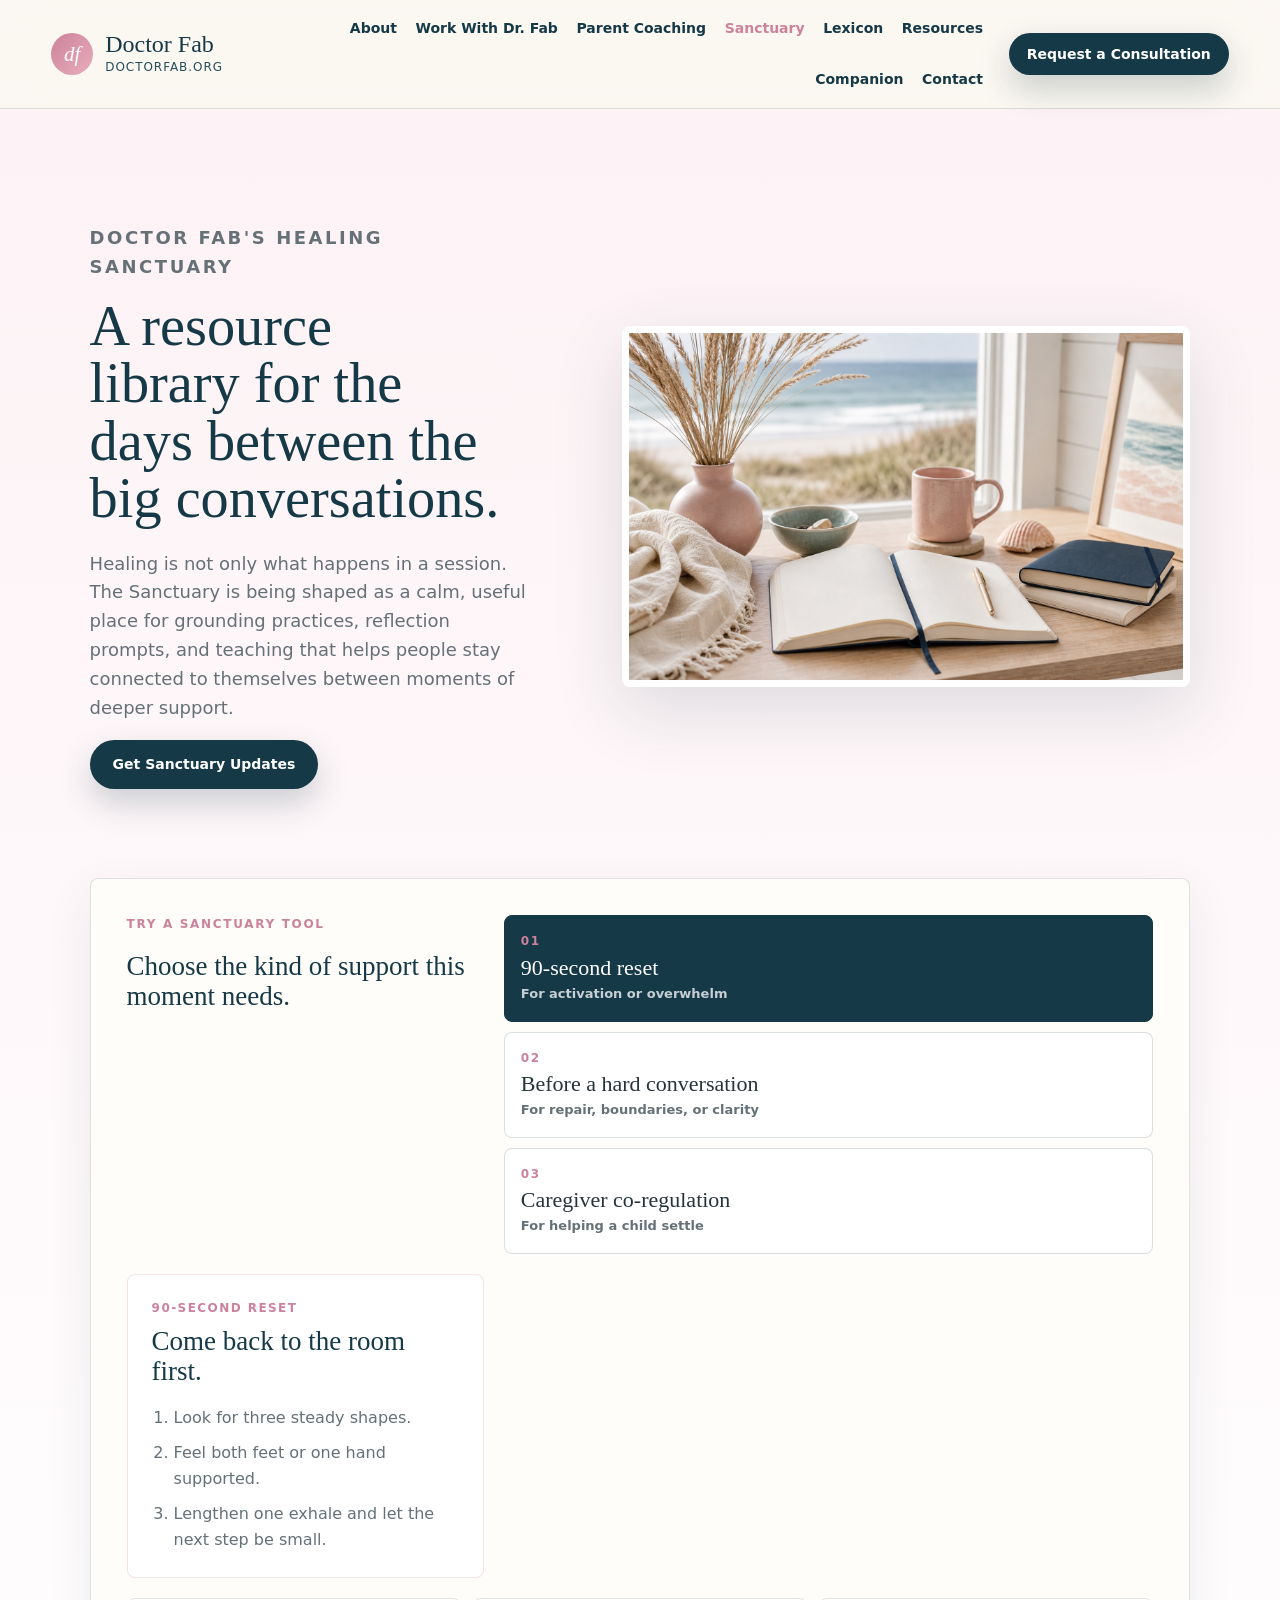
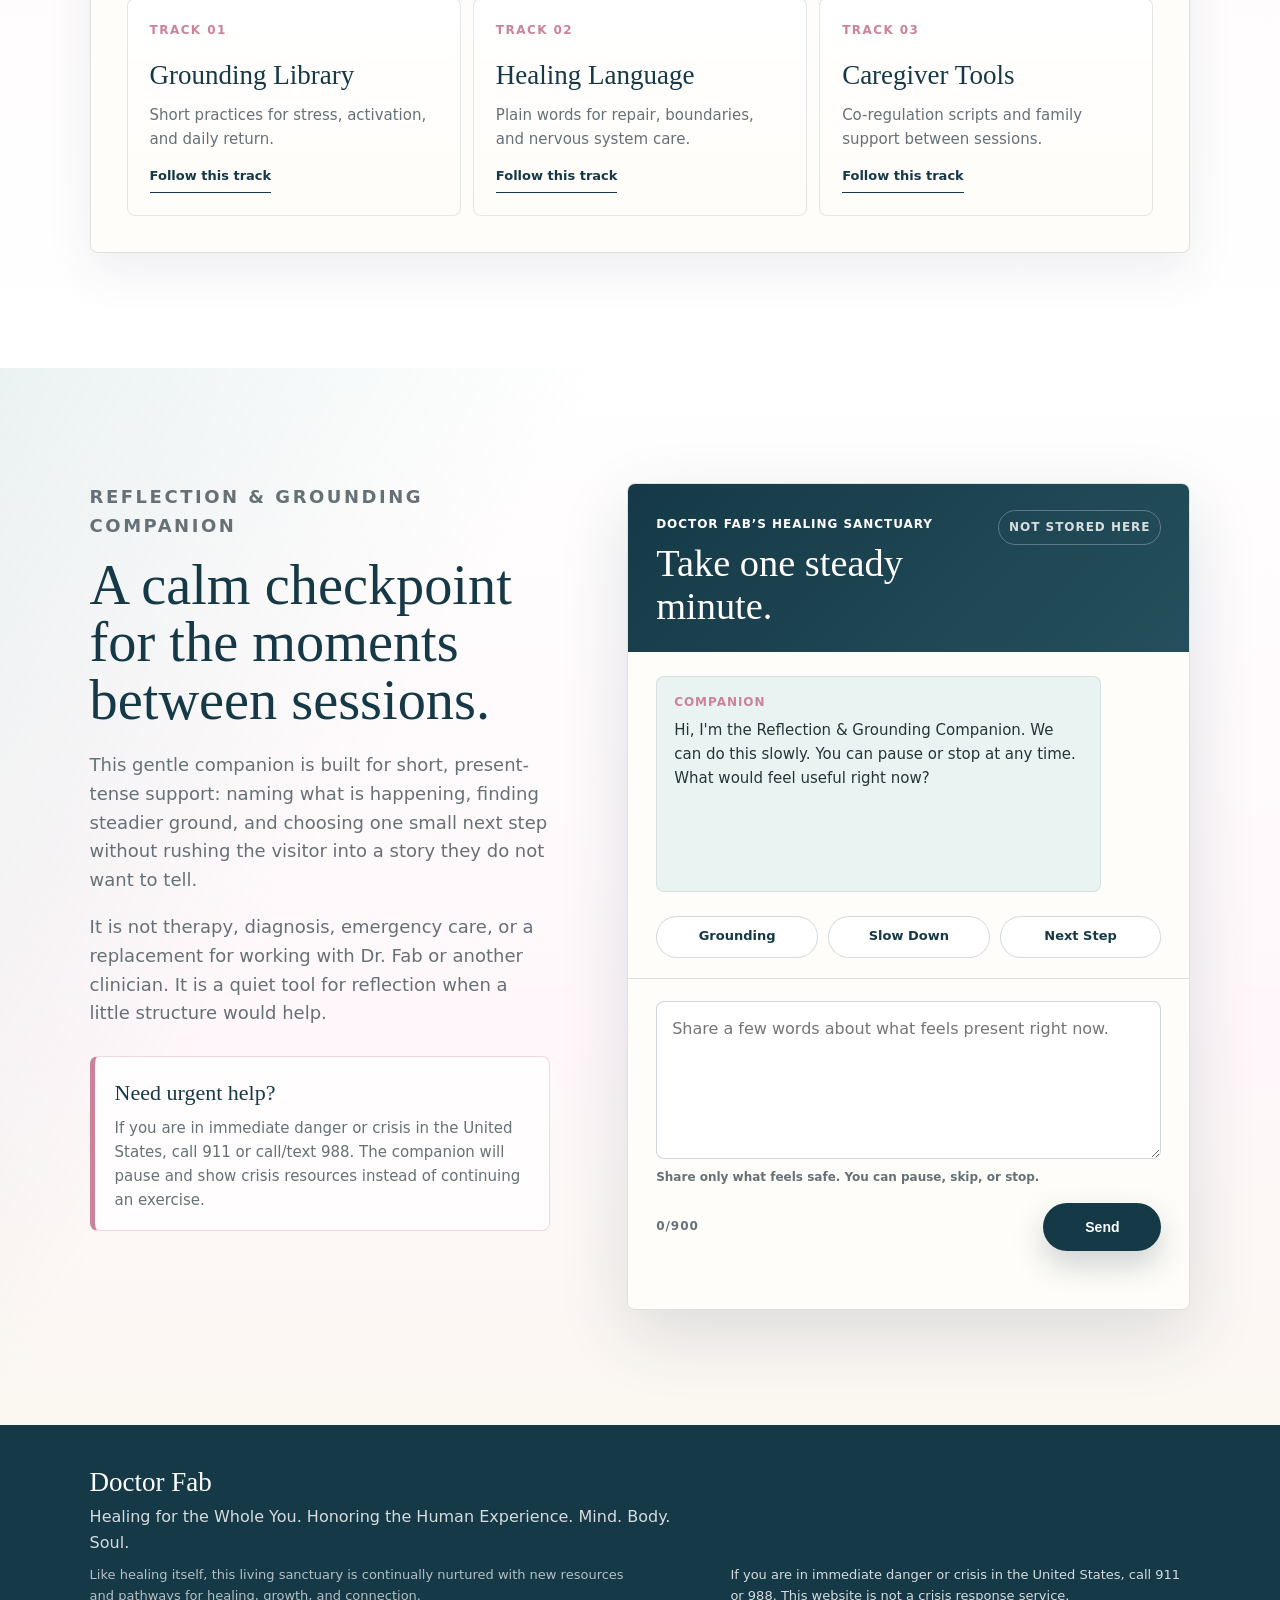
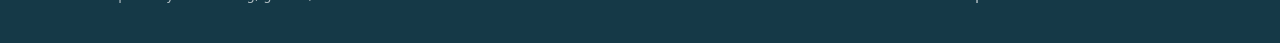
<file: sanctuary.html>
<!doctype html>
<html lang="en">
  <head>
    <meta charset="utf-8">
    <meta name="viewport" content="width=device-width, initial-scale=1">
    <title>Doctor Fab's Healing Sanctuary | Doctor Fab</title>
    <meta name="description" content="Grounding practices, reflection tools, and the Doctor Fab companion for the days between deeper support.">
    <meta property="og:title" content="Doctor Fab's Healing Sanctuary | Doctor Fab">
    <meta property="og:description" content="Grounding practices, reflection tools, and the Doctor Fab companion for the days between deeper support.">
    <meta property="og:image" content="https://doctorfab.org/assets/generated/doctorfab-hero-coastal.jpg">
    <meta name="theme-color" content="#153947">
    <link rel="canonical" href="https://doctorfab.org/sanctuary.html">
    <link rel="icon" href="assets/favicon.svg" type="image/svg+xml">
    <link rel="stylesheet" href="styles.css">
  </head>
  <body>
    <a class="skip-link" href="#sanctuary-main">Skip to content</a>
    <header class="site-header">
      <a class="brand" href="index.html#home" aria-label="Doctor Fab home">
        <span class="brand-mark">df</span>
        <span>
          <strong>Doctor Fab</strong>
          <small>doctorfab.org</small>
        </span>
      </a>
      <div class="header-actions">
        <nav class="nav" aria-label="Main navigation">
          <a href="index.html#about">About</a>
          <a href="index.html#work">Work With Dr. Fab</a>
          <a href="autism-parent-coaching.html">Parent Coaching</a>
          <a href="sanctuary.html" aria-current="page">Sanctuary</a>
          <a href="lexicon.html">Lexicon</a>
          <a href="resources.html">Resources</a>
          <a href="sanctuary.html#companion">Companion</a>
          <a href="index.html#contact">Contact</a>
        </nav>
        <a class="header-cta" href="index.html#pathway" data-pathway-start="private" aria-label="Request a consultation">
          <span class="header-cta-full">Request a Consultation</span>
          <span class="header-cta-short">Start Here</span>
        </a>
      </div>
    </header>

    <main id="sanctuary-main" tabindex="-1">
      <section id="sanctuary" class="sanctuary section-shell">
        <div class="sanctuary-copy">
          <p class="eyebrow">Doctor Fab's Healing Sanctuary</p>
          <h2>A resource library for the days between the big conversations.</h2>
          <p>
            Healing is not only what happens in a session. The Sanctuary is
            being shaped as a calm, useful place for grounding practices,
            reflection prompts, and teaching that helps people stay connected to
            themselves between moments of deeper support.
          </p>
          <a class="button primary" href="index.html#pathway" data-pathway-start="sanctuary">Get Sanctuary Updates</a>
        </div>
        <div class="sanctuary-image">
          <img
            src="assets/generated/doctorfab-sanctuary-still-life.jpg"
            alt="AI-generated coastal desk with journal, mug, and healing resources"
          >
        </div>
        <div class="sanctuary-library" aria-label="Healing Sanctuary tools">
          <div class="sanctuary-library-header">
            <p class="eyebrow">Try a Sanctuary Tool</p>
            <h3>Choose the kind of support this moment needs.</h3>
          </div>
          <div class="sanctuary-tools">
            <button type="button" data-sanctuary-tool="reset" aria-pressed="true">
              <span>01</span>
              <strong>90-second reset</strong>
              <small>For activation or overwhelm</small>
            </button>
            <button type="button" data-sanctuary-tool="conversation" aria-pressed="false">
              <span>02</span>
              <strong>Before a hard conversation</strong>
              <small>For repair, boundaries, or clarity</small>
            </button>
            <button type="button" data-sanctuary-tool="caregiver" aria-pressed="false">
              <span>03</span>
              <strong>Caregiver co-regulation</strong>
              <small>For helping a child settle</small>
            </button>
          </div>
          <article class="sanctuary-practice" data-sanctuary-output aria-live="polite">
            <span>90-second reset</span>
            <h3>Come back to the room first.</h3>
            <ol>
              <li>Look for three steady shapes.</li>
              <li>Feel both feet or one hand supported.</li>
              <li>Lengthen one exhale and let the next step be small.</li>
            </ol>
          </article>
          <div class="sanctuary-drops" aria-label="Healing Sanctuary content tracks">
            <article>
              <span>Track 01</span>
              <h3>Grounding Library</h3>
              <p>Short practices for stress, activation, and daily return.</p>
              <button type="button" data-pathway-start="sanctuary" data-pathway-interest="Grounding Library">Follow this track</button>
            </article>
            <article>
              <span>Track 02</span>
              <h3>Healing Language</h3>
              <p>Plain words for repair, boundaries, and nervous system care.</p>
              <button type="button" data-pathway-start="sanctuary" data-pathway-interest="Healing Language">Follow this track</button>
            </article>
            <article>
              <span>Track 03</span>
              <h3>Caregiver Tools</h3>
              <p>Co-regulation scripts and family support between sessions.</p>
              <button type="button" data-pathway-start="sanctuary" data-pathway-interest="Caregiver Tools">Follow this track</button>
            </article>
          </div>
        </div>
      </section>

      <section id="companion" class="companion section-shell" aria-labelledby="companion-title">
        <div class="companion-copy">
          <p class="eyebrow">Reflection & Grounding Companion</p>
          <h2 id="companion-title">A calm checkpoint for the moments between sessions.</h2>
          <p>
            This gentle companion is built for short, present-tense support:
            naming what is happening, finding steadier ground, and choosing one
            small next step without rushing the visitor into a story they do not
            want to tell.
          </p>
          <p>
            It is not therapy, diagnosis, emergency care, or a replacement for
            working with Dr. Fab or another clinician. It is a quiet tool for
            reflection when a little structure would help.
          </p>
          <div class="companion-safety">
            <strong>Need urgent help?</strong>
            <span>
              If you are in immediate danger or crisis in the United States,
              call 911 or call/text 988. The companion will pause and show
              crisis resources instead of continuing an exercise.
            </span>
          </div>
        </div>

        <div class="companion-tool" data-companion-tool>
          <div class="companion-tool-header">
            <div>
              <span class="companion-tool-kicker">Doctor Fab&rsquo;s Healing Sanctuary</span>
              <h3>Take one steady minute.</h3>
            </div>
            <span class="companion-session-note">Not stored here</span>
          </div>

          <div
            class="companion-messages"
            data-companion-messages
            aria-label="Companion conversation"
            aria-live="polite"
          ></div>

          <div class="companion-prompts" aria-label="Starter reflections">
            <button type="button" data-companion-prompt="I want a grounding exercise for the next two minutes.">Grounding</button>
            <button type="button" data-companion-prompt="I feel activated and want help slowing down.">Slow Down</button>
            <button type="button" data-companion-prompt="Help me choose one gentle next step.">Next Step</button>
          </div>

          <form class="companion-form" data-companion-form>
            <label class="sr-only" for="companion-reflection">Share a reflection with the companion</label>
            <textarea
              id="companion-reflection"
              data-companion-input
              maxlength="900"
              rows="5"
              aria-describedby="companion-helper companion-status"
              placeholder="Share a few words about what feels present right now."
            ></textarea>
            <p id="companion-helper" class="companion-helper">
              Share only what feels safe. You can pause, skip, or stop.
            </p>
            <div class="companion-form-footer">
              <span class="companion-counter" data-companion-counter>0/900</span>
              <button class="button primary companion-send" type="submit">Send</button>
            </div>
            <p
              id="companion-status"
              class="companion-status"
              data-companion-status
              role="status"
              aria-live="polite"
            ></p>
          </form>
        </div>
      </section>
    </main>

    <footer class="site-footer">
      <div>
        <strong>Doctor Fab</strong>
        <p>Healing for the Whole You. Honoring the Human Experience. Mind. Body. Soul.</p>
        <p class="fine-print footer-evolution">Like healing itself, this living sanctuary is continually nurtured with new resources and pathways for healing, growth, and connection.</p>
      </div>
      <p class="fine-print">
        If you are in immediate danger or crisis in the United States, call 911
        or 988. This website is not a crisis response service.
      </p>
    </footer>
    <script src="site.js" defer></script>
    <script src="companion.js" defer></script>
  </body>
</html>
</file>
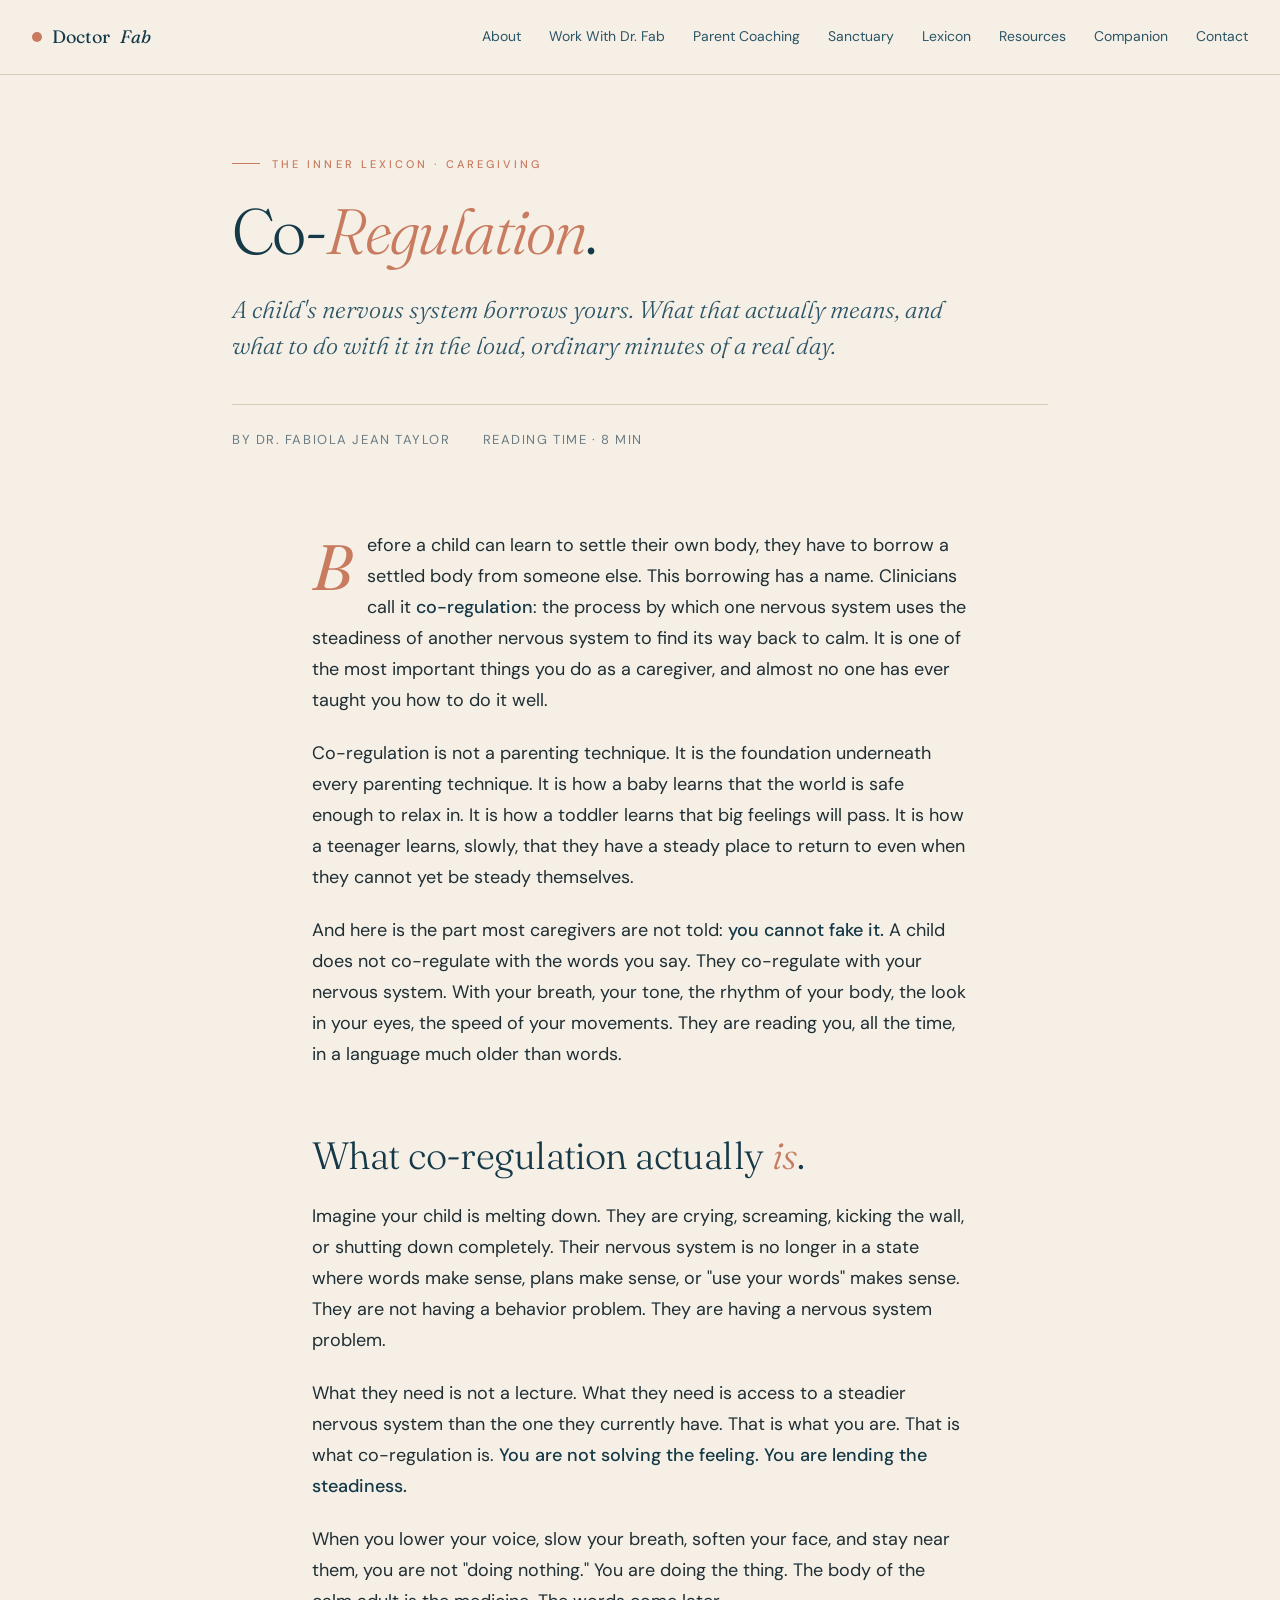
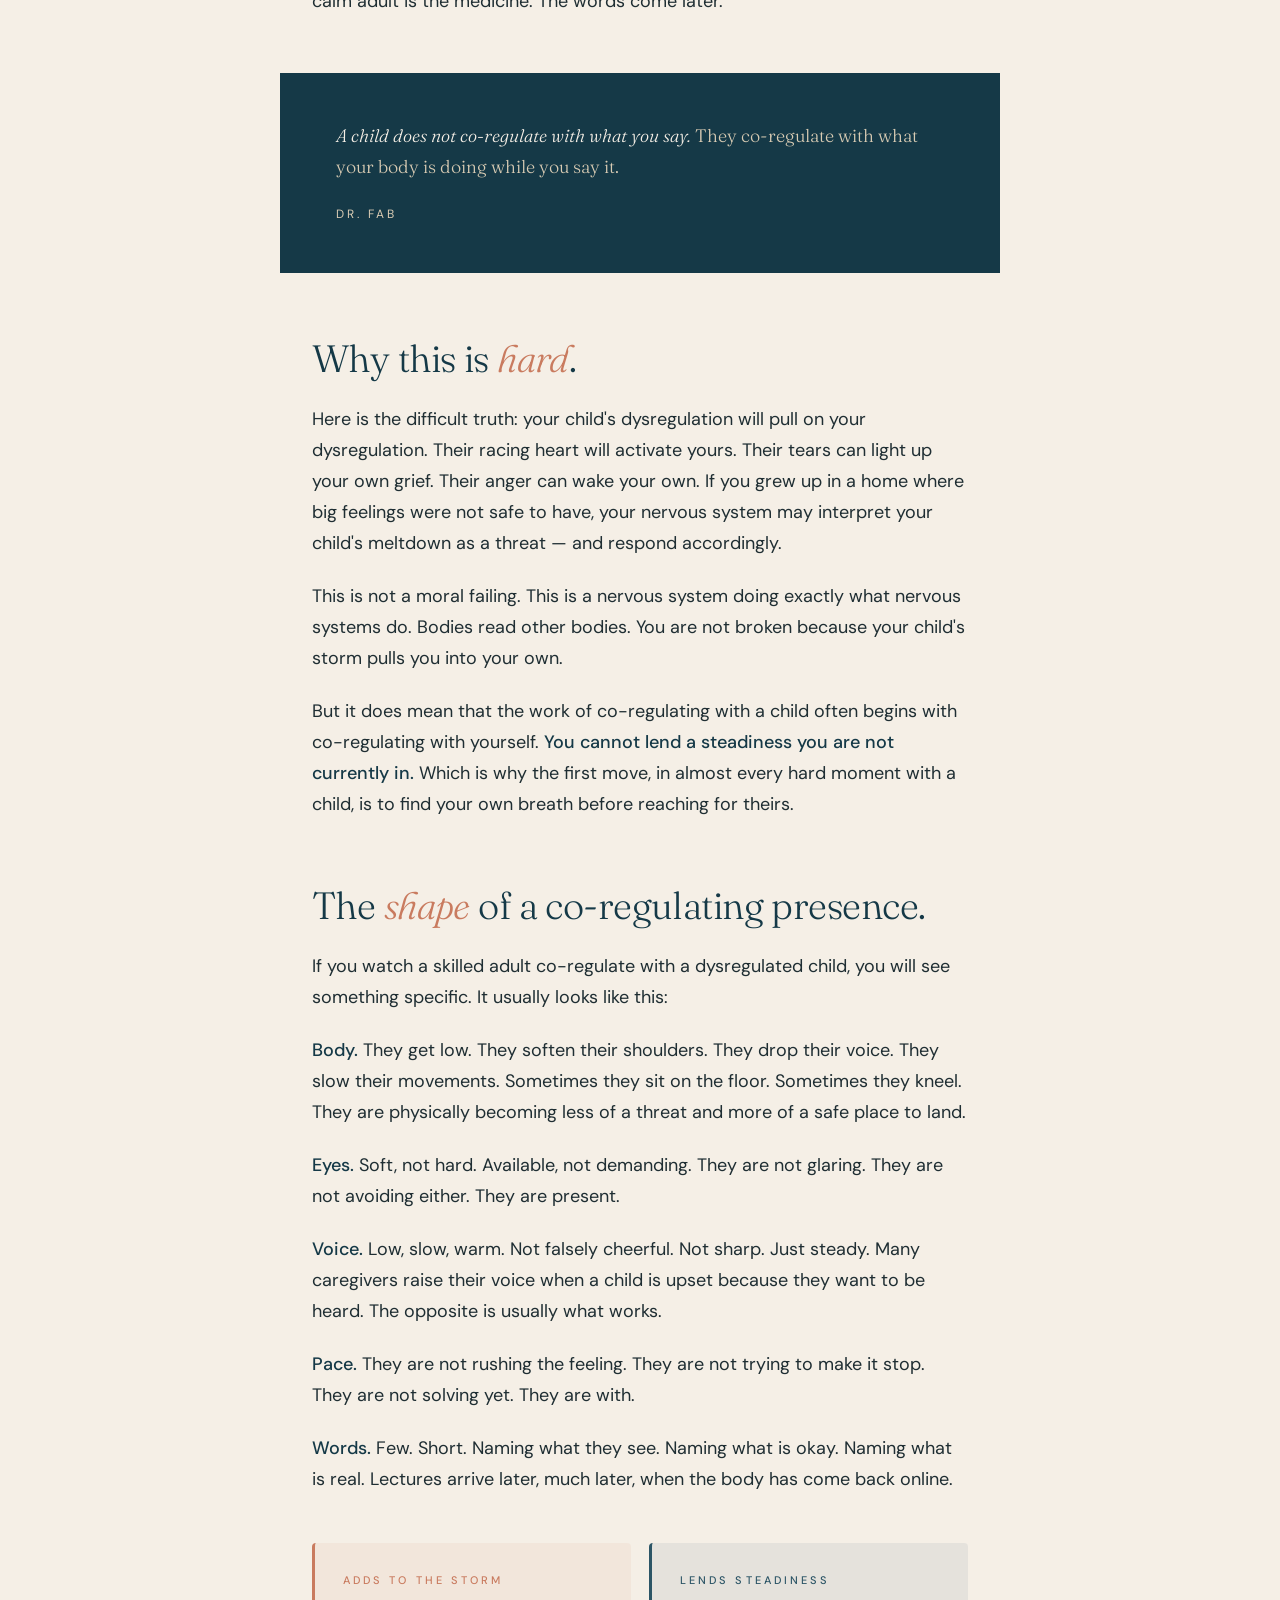
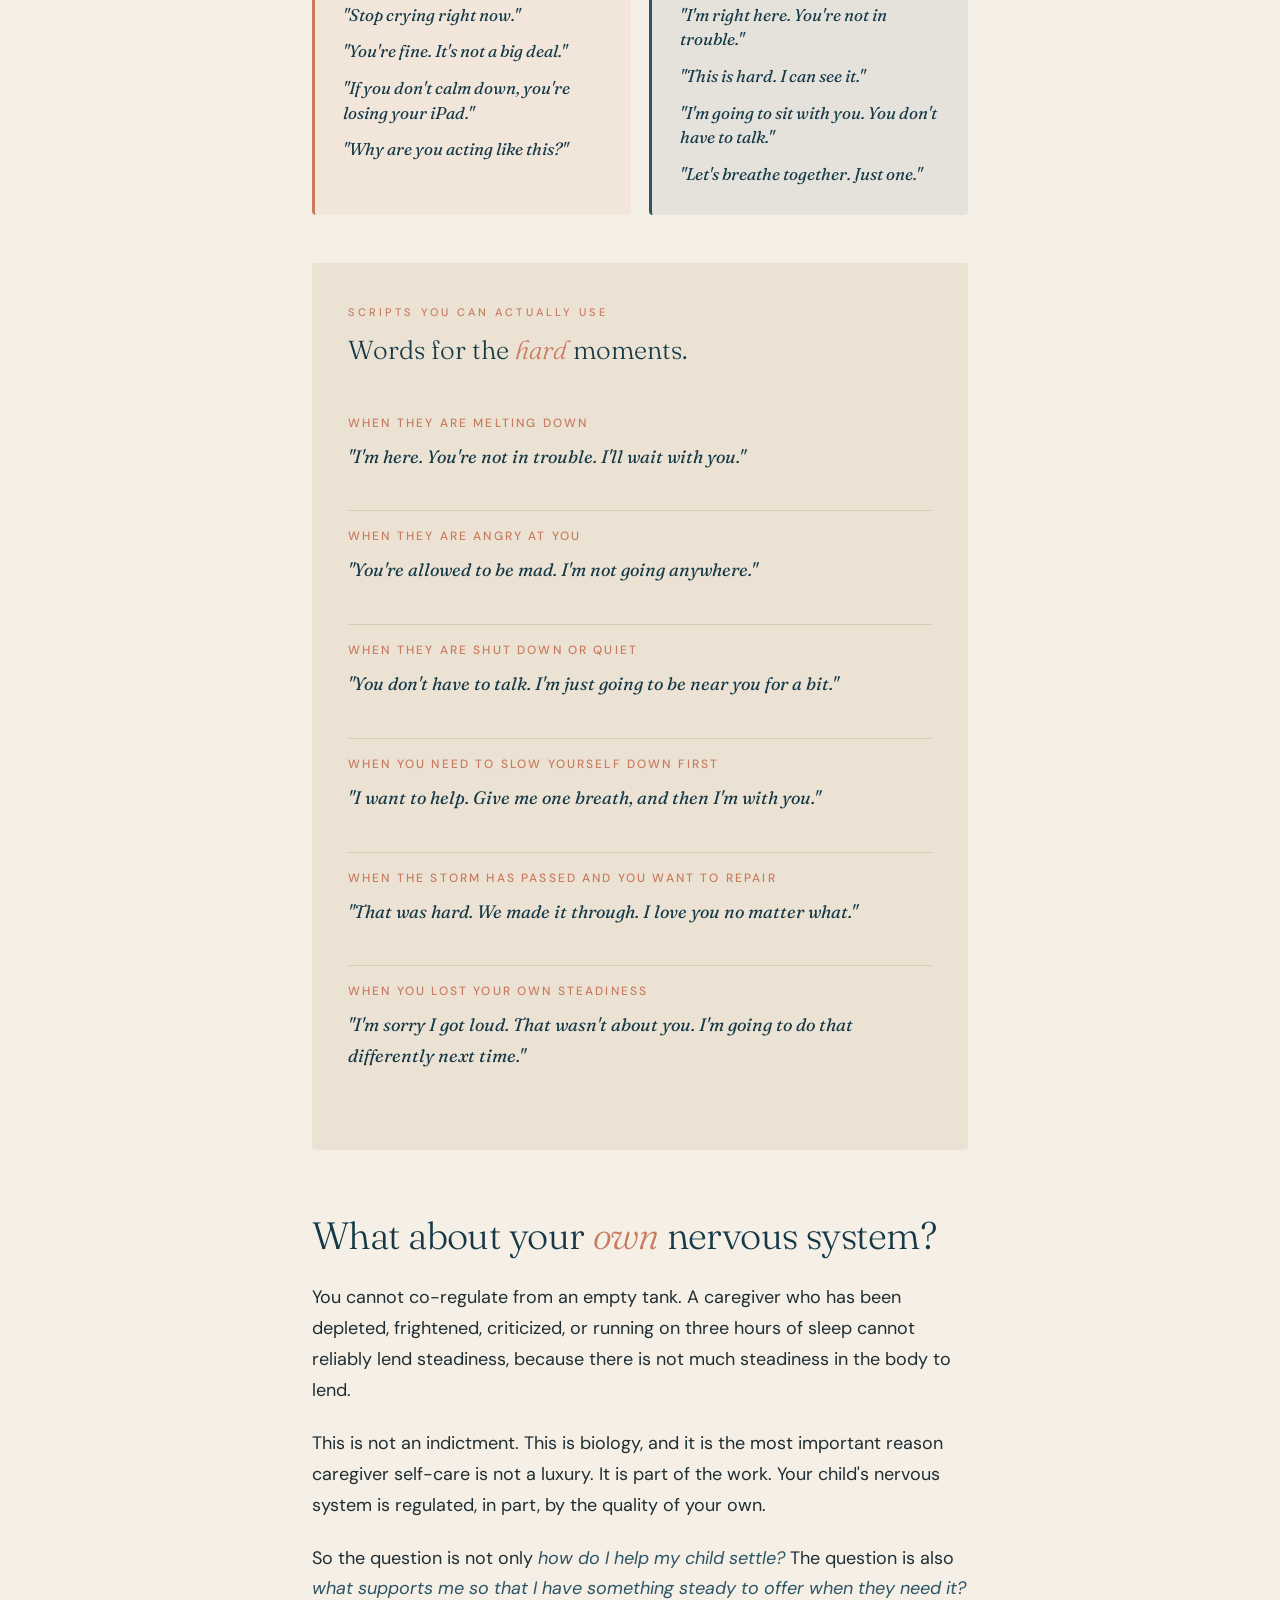
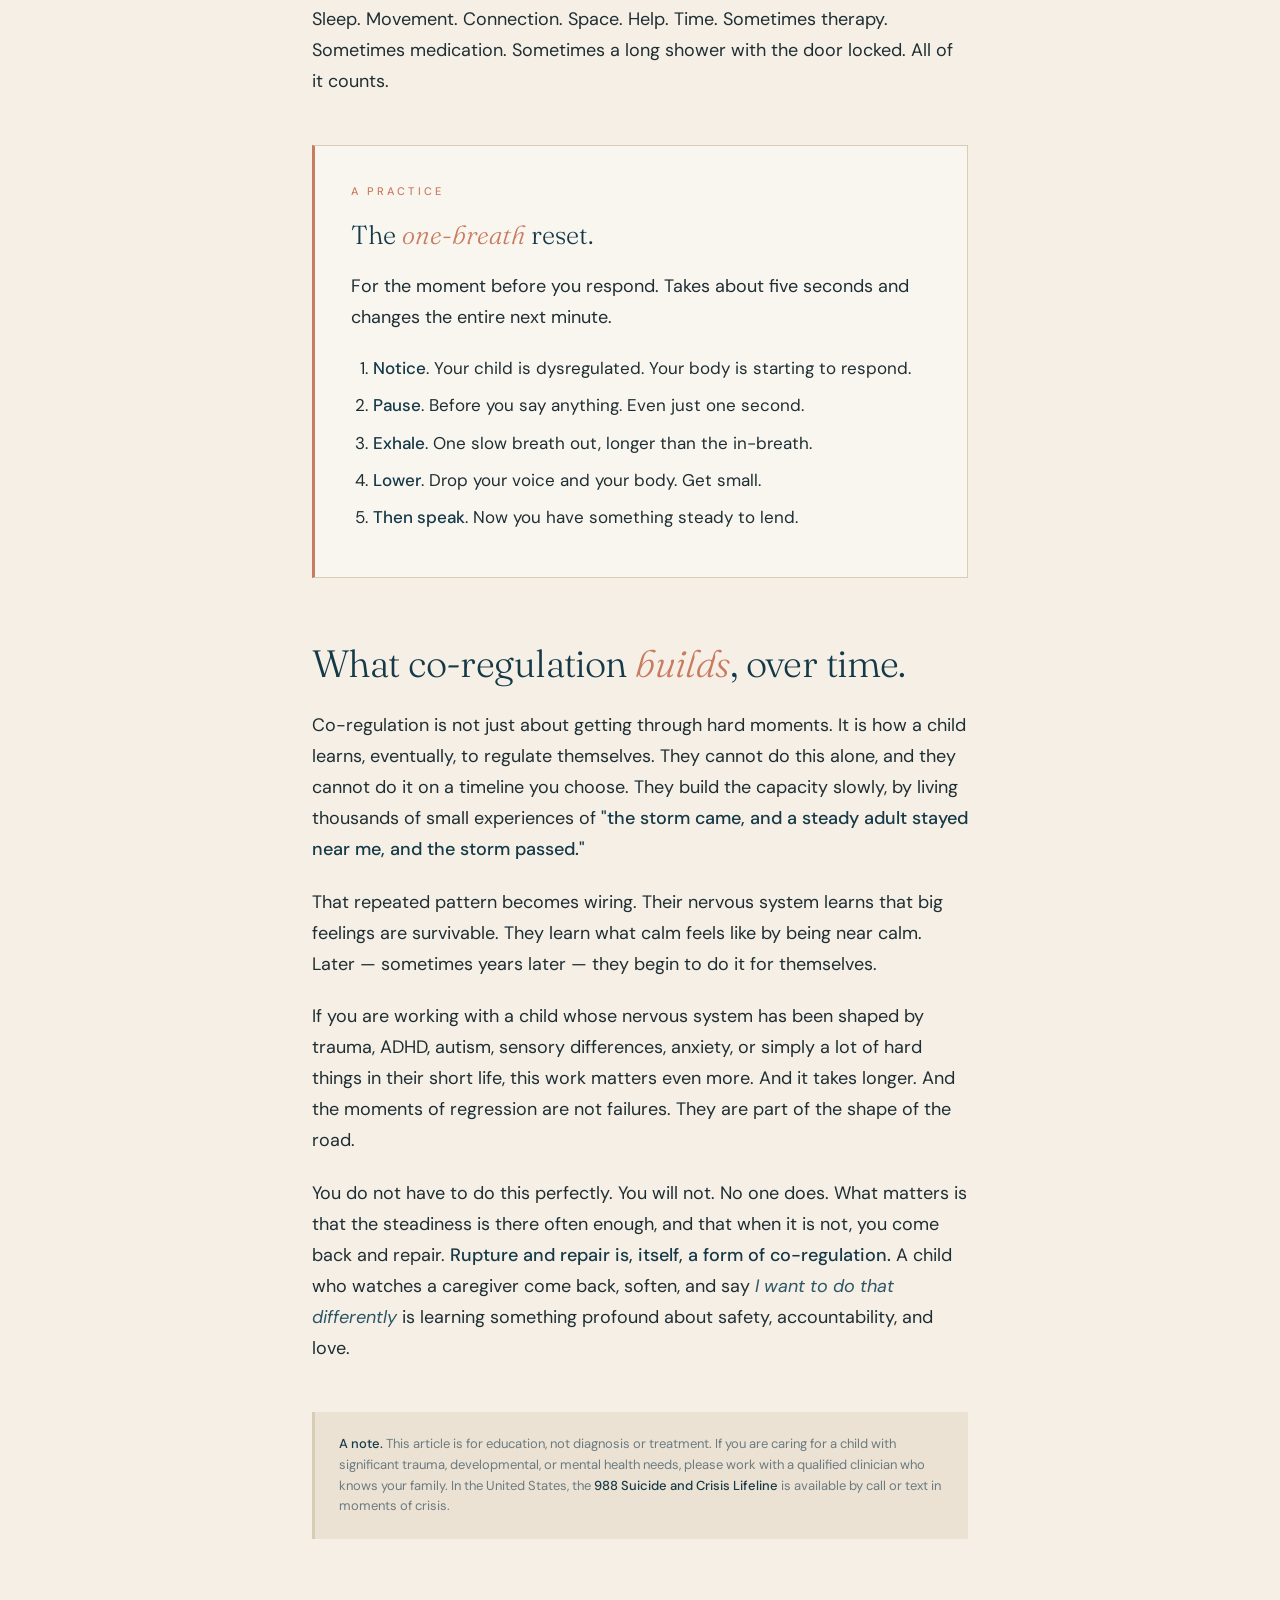
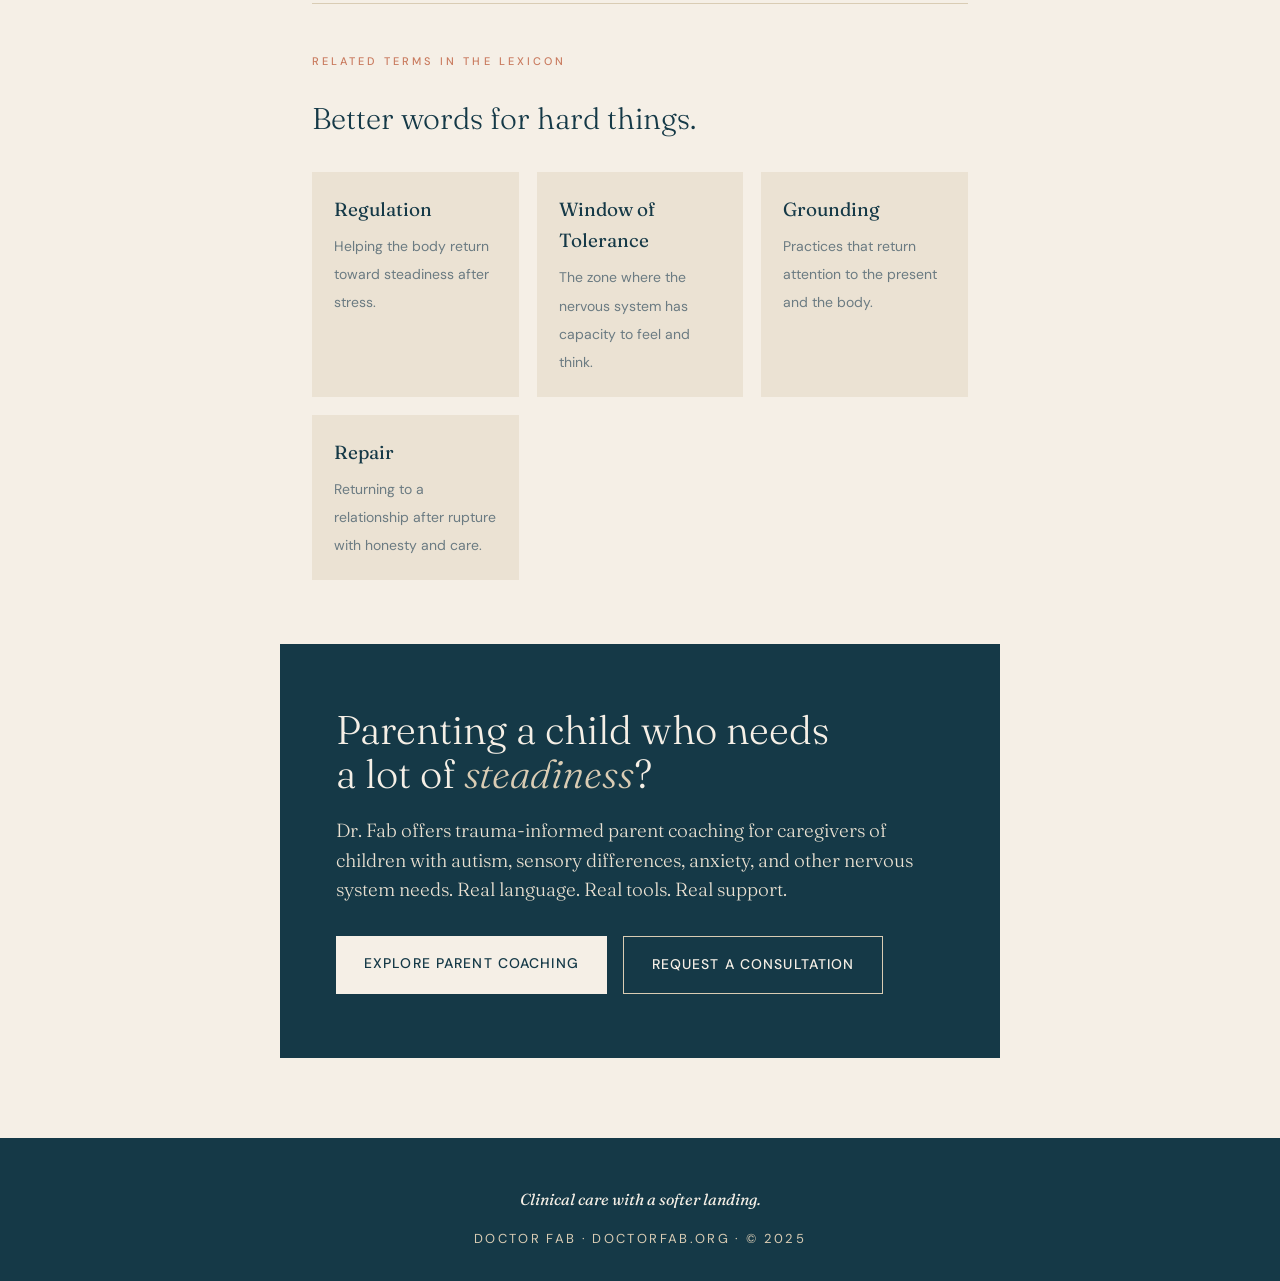
<file: lexicon/co-regulation-for-caregivers.html>
<!DOCTYPE html>
<html lang="en">
<head>
<meta charset="UTF-8">
<meta name="viewport" content="width=device-width, initial-scale=1">
<title>Co-Regulation: How a Calm Adult Helps a Child Settle | Doctor Fab</title>
<meta name="description" content="A practical, trauma-informed guide to co-regulation — how caregivers can use steady presence, tone, and breath to help a child's nervous system settle. With scripts you can actually use. By Dr. Fabiola Jean Taylor.">
<meta property="og:title" content="Co-Regulation: How a Calm Adult Helps a Child Settle">
<meta property="og:description" content="A child's nervous system borrows yours. Plain-language teaching and real scripts for caregivers, from Doctor Fab.">
<meta property="og:type" content="article">
<meta name="theme-color" content="#153947">
<link rel="canonical" href="https://doctorfab.org/lexicon/co-regulation-for-caregivers.html">
<link rel="icon" href="../assets/favicon.svg" type="image/svg+xml">

<style>
  @import url('https://fonts.googleapis.com/css2?family=Fraunces:opsz,wght@9..144,300;9..144,400;9..144,500;9..144,600&family=DM+Sans:wght@300;400;500;600&display=swap');

  :root {
    --teal: #153947;
    --teal-soft: #2C5566;
    --cream: #F5EFE6;
    --cream-deep: #EBE2D3;
    --sand: #D9CCB4;
    --coral: #C97B5F;
    --ink: #1F2E33;
    --muted: #6B7B82;
    --line: #D9CCB4;
  }

  * { box-sizing: border-box; margin: 0; padding: 0; }

  html { scroll-behavior: smooth; }
  body {
    font-family: 'DM Sans', sans-serif;
    color: var(--ink);
    background: var(--cream);
    font-size: 17px;
    line-height: 1.65;
    -webkit-font-smoothing: antialiased;
  }
  a { color: var(--teal); text-decoration: none; border-bottom: 1px solid var(--sand); transition: border-color 0.2s; }
  a:hover { border-bottom-color: var(--coral); }

  .site-nav {
    border-bottom: 1px solid var(--line);
    padding: 22px 32px;
    display: flex;
    justify-content: space-between;
    align-items: center;
    background: var(--cream);
  }
  .brand {
    font-family: 'Fraunces', serif;
    font-weight: 400;
    font-size: 18px;
    color: var(--teal);
    border: none;
    display: flex;
    align-items: center;
    gap: 10px;
  }
  .brand::before {
    content: '';
    width: 10px; height: 10px;
    background: var(--coral);
    border-radius: 50%;
    display: inline-block;
  }
  .brand em { font-style: italic; }
  .nav-links { display: flex; gap: 28px; font-size: 14px; }
  .nav-links a { border: none; color: var(--teal-soft); }
  .nav-links a:hover { color: var(--coral); }
  @media (max-width: 720px) {
    .site-nav { align-items: flex-start; flex-direction: column; gap: 16px; }
    .nav-links { flex-wrap: wrap; gap: 14px 20px; }
  }

  .hero {
    padding: 80px 32px 60px;
    max-width: 880px;
    margin: 0 auto;
  }
  .hero-eyebrow {
    font-size: 11px;
    letter-spacing: 0.28em;
    text-transform: uppercase;
    color: var(--coral);
    margin-bottom: 24px;
    display: flex;
    align-items: center;
    gap: 12px;
    font-weight: 500;
  }
  .hero-eyebrow::before {
    content: '';
    width: 28px; height: 1px;
    background: var(--coral);
    display: inline-block;
  }
  .hero h1 {
    font-family: 'Fraunces', serif;
    font-weight: 300;
    font-size: clamp(36px, 6vw, 64px);
    line-height: 1.05;
    letter-spacing: -0.025em;
    color: var(--teal);
    margin-bottom: 28px;
  }
  .hero h1 em { font-style: italic; color: var(--coral); }
  .hero-deck {
    font-family: 'Fraunces', serif;
    font-weight: 300;
    font-style: italic;
    font-size: clamp(19px, 2.2vw, 24px);
    line-height: 1.5;
    color: var(--teal-soft);
    max-width: 720px;
  }
  .hero-meta {
    margin-top: 40px;
    padding-top: 24px;
    border-top: 1px solid var(--line);
    display: flex;
    gap: 32px;
    font-size: 13px;
    letter-spacing: 0.12em;
    text-transform: uppercase;
    color: var(--muted);
  }

  .article {
    max-width: 720px;
    margin: 0 auto;
    padding: 20px 32px 80px;
  }
  .article p {
    margin-bottom: 22px;
    font-size: 18px;
    line-height: 1.72;
  }
  .article p.lede::first-letter {
    font-family: 'Fraunces', serif;
    font-weight: 400;
    font-style: italic;
    font-size: 64px;
    line-height: 0.85;
    float: left;
    color: var(--coral);
    padding: 10px 14px 0 0;
  }
  .article h2 {
    font-family: 'Fraunces', serif;
    font-weight: 300;
    font-size: clamp(28px, 4vw, 38px);
    line-height: 1.15;
    letter-spacing: -0.015em;
    color: var(--teal);
    margin-top: 64px;
    margin-bottom: 24px;
  }
  .article h2 em { font-style: italic; color: var(--coral); }
  .article h3 {
    font-family: 'Fraunces', serif;
    font-weight: 400;
    font-size: 22px;
    color: var(--teal);
    margin-top: 36px;
    margin-bottom: 14px;
  }
  .article strong { color: var(--teal); font-weight: 500; }
  .article em { color: var(--teal-soft); }

  .pull {
    margin: 56px -32px;
    padding: 48px 56px;
    background: var(--teal);
    color: var(--cream);
  }
  .pull-text {
    font-family: 'Fraunces', serif;
    font-weight: 300;
    font-style: italic;
    font-size: clamp(22px, 3vw, 30px);
    line-height: 1.35;
    color: var(--cream);
  }
  .pull-text em { color: var(--sand); font-style: normal; }
  .pull-attr {
    margin-top: 20px;
    font-size: 12px;
    letter-spacing: 0.25em;
    text-transform: uppercase;
    color: var(--sand);
  }

  /* SCRIPTS CARD */
  .scripts {
    margin: 48px 0;
    padding: 40px 36px;
    background: var(--cream-deep);
    border-radius: 4px;
  }
  .scripts-label {
    font-size: 11px;
    letter-spacing: 0.28em;
    text-transform: uppercase;
    color: var(--coral);
    margin-bottom: 8px;
    font-weight: 500;
  }
  .scripts h3 {
    font-family: 'Fraunces', serif;
    font-weight: 300;
    font-size: 26px;
    color: var(--teal);
    margin-bottom: 26px;
    margin-top: 0;
  }
  .scripts h3 em { font-style: italic; color: var(--coral); }
  .script {
    padding: 16px 0;
    border-bottom: 1px solid var(--sand);
  }
  .script:last-child { border-bottom: none; }
  .script-when {
    font-size: 12px;
    letter-spacing: 0.18em;
    text-transform: uppercase;
    color: var(--coral);
    margin-bottom: 8px;
    font-weight: 500;
  }
  .script-say {
    font-family: 'Fraunces', serif;
    font-style: italic;
    font-size: 19px;
    line-height: 1.45;
    color: var(--teal);
  }

  /* DONT DO */
  .compare {
    margin: 48px 0;
    display: grid;
    grid-template-columns: 1fr 1fr;
    gap: 18px;
  }
  @media (max-width: 640px) { .compare { grid-template-columns: 1fr; } }
  .compare-col {
    padding: 28px 28px;
    border-radius: 4px;
  }
  .compare-col.no { background: rgba(201, 123, 95, 0.08); border-left: 3px solid var(--coral); }
  .compare-col.yes { background: rgba(44, 85, 102, 0.08); border-left: 3px solid var(--teal-soft); }
  .compare-label {
    font-size: 11px;
    letter-spacing: 0.28em;
    text-transform: uppercase;
    margin-bottom: 14px;
    font-weight: 500;
  }
  .compare-col.no .compare-label { color: var(--coral); }
  .compare-col.yes .compare-label { color: var(--teal-soft); }
  .compare-col p {
    font-family: 'Fraunces', serif;
    font-style: italic;
    font-size: 17px;
    line-height: 1.45;
    color: var(--teal);
    margin-bottom: 12px;
  }
  .compare-col p:last-child { margin-bottom: 0; }

  /* TRY THIS */
  .try-this {
    margin: 48px 0;
    padding: 36px 36px;
    border: 1px solid var(--line);
    border-left: 3px solid var(--coral);
    background: rgba(255,255,255,0.4);
  }
  .try-this-label {
    font-size: 11px;
    letter-spacing: 0.28em;
    text-transform: uppercase;
    color: var(--coral);
    margin-bottom: 14px;
    font-weight: 500;
  }
  .try-this h3 {
    font-family: 'Fraunces', serif;
    font-weight: 300;
    font-size: 26px;
    color: var(--teal);
    margin-bottom: 14px;
    margin-top: 0;
  }
  .try-this h3 em { font-style: italic; color: var(--coral); }
  .try-this ol { margin-left: 22px; margin-top: 12px; }
  .try-this li { margin-bottom: 10px; line-height: 1.6; }

  /* RELATED */
  .related {
    margin: 64px 0 0;
    padding: 48px 0 0;
    border-top: 1px solid var(--line);
  }
  .related-label {
    font-size: 11px;
    letter-spacing: 0.28em;
    text-transform: uppercase;
    color: var(--coral);
    margin-bottom: 24px;
    font-weight: 500;
  }
  .related h3 {
    font-family: 'Fraunces', serif;
    font-weight: 300;
    font-size: 30px;
    color: var(--teal);
    margin-bottom: 28px;
    margin-top: 0;
  }
  .related-grid {
    display: grid;
    grid-template-columns: repeat(auto-fit, minmax(200px, 1fr));
    gap: 18px;
  }
  .related-item {
    padding: 22px 22px;
    background: var(--cream-deep);
    border: none;
    display: block;
  }
  .related-item .term {
    font-family: 'Fraunces', serif;
    font-size: 19px;
    color: var(--teal);
    display: block;
    margin-bottom: 6px;
  }
  .related-item .gloss {
    font-size: 14px;
    color: var(--muted);
    line-height: 1.5;
  }
  .related-item:hover { background: var(--sand); }

  /* CTA */
  .cta-block {
    margin: 64px -32px 0;
    padding: 64px 56px;
    background: var(--teal);
    color: var(--cream);
  }
  .cta-block h3 {
    font-family: 'Fraunces', serif;
    font-weight: 300;
    font-size: clamp(28px, 4vw, 40px);
    line-height: 1.1;
    color: var(--cream);
    margin-bottom: 20px;
    margin-top: 0;
  }
  .cta-block h3 em { font-style: italic; color: var(--sand); }
  .cta-block p {
    font-family: 'Fraunces', serif;
    font-weight: 300;
    font-size: 19px;
    line-height: 1.55;
    color: var(--cream-deep);
    margin-bottom: 32px;
    max-width: 580px;
  }
  .cta-buttons { display: flex; gap: 16px; flex-wrap: wrap; }
  .btn {
    padding: 16px 28px;
    font-family: 'DM Sans', sans-serif;
    font-size: 14px;
    letter-spacing: 0.08em;
    text-transform: uppercase;
    border: none;
    cursor: pointer;
    font-weight: 500;
  }
  .btn-primary {
    background: var(--cream);
    color: var(--teal);
  }
  .btn-primary:hover { background: var(--sand); }
  .btn-ghost {
    background: transparent;
    color: var(--cream);
    border: 1px solid var(--sand);
  }
  .btn-ghost:hover { background: rgba(217, 204, 180, 0.1); }

  .disclaimer {
    margin-top: 48px;
    padding: 22px 24px;
    background: var(--cream-deep);
    font-size: 13px;
    line-height: 1.6;
    color: var(--muted);
    border-left: 3px solid var(--sand);
  }
  .disclaimer strong { color: var(--teal); }

  .site-footer {
    background: var(--teal);
    color: var(--sand);
    padding: 48px 32px 32px;
    text-align: center;
    font-size: 13px;
    letter-spacing: 0.18em;
    text-transform: uppercase;
  }
  .site-footer .tag {
    font-family: 'Fraunces', serif;
    font-style: italic;
    font-size: 16px;
    color: var(--cream);
    text-transform: none;
    letter-spacing: 0;
    margin-bottom: 16px;
  }

  @media (max-width: 720px) {
    .pull, .cta-block { margin-left: -32px; margin-right: -32px; padding-left: 32px; padding-right: 32px; }
    .article p { font-size: 17px; }
  }
</style>
</head>
<body>

<nav class="site-nav">
  <a class="brand" href="/">Doctor <em>Fab</em></a>
  <div class="nav-links">
    <a href="/#about">About</a>
    <a href="/#work">Work With Dr. Fab</a>
    <a href="/autism-parent-coaching.html">Parent Coaching</a>
    <a href="/sanctuary.html">Sanctuary</a>
    <a href="/lexicon.html">Lexicon</a>
    <a href="/resources.html">Resources</a>
    <a href="/sanctuary.html#companion">Companion</a>
    <a href="/#contact">Contact</a>
  </div>
</nav>

<section class="hero">
  <div class="hero-eyebrow">The Inner Lexicon · Caregiving</div>
  <h1>Co-<em>Regulation</em>.</h1>
  <p class="hero-deck">A child's nervous system borrows yours. What that actually means, and what to do with it in the loud, ordinary minutes of a real day.</p>
  <div class="hero-meta">
    <span>By Dr. Fabiola Jean Taylor</span>
    <span>Reading time · 8 min</span>
  </div>
</section>

<article class="article">

  <p class="lede">Before a child can learn to settle their own body, they have to borrow a settled body from someone else. This borrowing has a name. Clinicians call it <strong>co-regulation</strong>: the process by which one nervous system uses the steadiness of another nervous system to find its way back to calm. It is one of the most important things you do as a caregiver, and almost no one has ever taught you how to do it well.</p>

  <p>Co-regulation is not a parenting technique. It is the foundation underneath every parenting technique. It is how a baby learns that the world is safe enough to relax in. It is how a toddler learns that big feelings will pass. It is how a teenager learns, slowly, that they have a steady place to return to even when they cannot yet be steady themselves.</p>

  <p>And here is the part most caregivers are not told: <strong>you cannot fake it.</strong> A child does not co-regulate with the words you say. They co-regulate with your nervous system. With your breath, your tone, the rhythm of your body, the look in your eyes, the speed of your movements. They are reading you, all the time, in a language much older than words.</p>

  <h2>What co-regulation actually <em>is</em>.</h2>

  <p>Imagine your child is melting down. They are crying, screaming, kicking the wall, or shutting down completely. Their nervous system is no longer in a state where words make sense, plans make sense, or "use your words" makes sense. They are not having a behavior problem. They are having a nervous system problem.</p>

  <p>What they need is not a lecture. What they need is access to a steadier nervous system than the one they currently have. That is what you are. That is what co-regulation is. <strong>You are not solving the feeling. You are lending the steadiness.</strong></p>

  <p>When you lower your voice, slow your breath, soften your face, and stay near them, you are not "doing nothing." You are doing the thing. The body of the calm adult is the medicine. The words come later.</p>

  <div class="pull">
    <p class="pull-text">A child does not co-regulate with what you say. <em>They co-regulate with what your body is doing while you say it.</em></p>
    <div class="pull-attr">Dr. Fab</div>
  </div>

  <h2>Why this is <em>hard</em>.</h2>

  <p>Here is the difficult truth: your child's dysregulation will pull on your dysregulation. Their racing heart will activate yours. Their tears can light up your own grief. Their anger can wake your own. If you grew up in a home where big feelings were not safe to have, your nervous system may interpret your child's meltdown as a threat — and respond accordingly.</p>

  <p>This is not a moral failing. This is a nervous system doing exactly what nervous systems do. Bodies read other bodies. You are not broken because your child's storm pulls you into your own.</p>

  <p>But it does mean that the work of co-regulating with a child often begins with co-regulating with yourself. <strong>You cannot lend a steadiness you are not currently in.</strong> Which is why the first move, in almost every hard moment with a child, is to find your own breath before reaching for theirs.</p>

  <h2>The <em>shape</em> of a co-regulating presence.</h2>

  <p>If you watch a skilled adult co-regulate with a dysregulated child, you will see something specific. It usually looks like this:</p>

  <p><strong>Body.</strong> They get low. They soften their shoulders. They drop their voice. They slow their movements. Sometimes they sit on the floor. Sometimes they kneel. They are physically becoming less of a threat and more of a safe place to land.</p>

  <p><strong>Eyes.</strong> Soft, not hard. Available, not demanding. They are not glaring. They are not avoiding either. They are present.</p>

  <p><strong>Voice.</strong> Low, slow, warm. Not falsely cheerful. Not sharp. Just steady. Many caregivers raise their voice when a child is upset because they want to be heard. The opposite is usually what works.</p>

  <p><strong>Pace.</strong> They are not rushing the feeling. They are not trying to make it stop. They are not solving yet. They are with.</p>

  <p><strong>Words.</strong> Few. Short. Naming what they see. Naming what is okay. Naming what is real. Lectures arrive later, much later, when the body has come back online.</p>

  <div class="compare">
    <div class="compare-col no">
      <div class="compare-label">Adds to the storm</div>
      <p>"Stop crying right now."</p>
      <p>"You're fine. It's not a big deal."</p>
      <p>"If you don't calm down, you're losing your iPad."</p>
      <p>"Why are you acting like this?"</p>
    </div>
    <div class="compare-col yes">
      <div class="compare-label">Lends steadiness</div>
      <p>"I'm right here. You're not in trouble."</p>
      <p>"This is hard. I can see it."</p>
      <p>"I'm going to sit with you. You don't have to talk."</p>
      <p>"Let's breathe together. Just one."</p>
    </div>
  </div>

  <div class="scripts">
    <div class="scripts-label">Scripts you can actually use</div>
    <h3>Words for the <em>hard</em> moments.</h3>

    <div class="script">
      <div class="script-when">When they are melting down</div>
      <p class="script-say">"I'm here. You're not in trouble. I'll wait with you."</p>
    </div>

    <div class="script">
      <div class="script-when">When they are angry at you</div>
      <p class="script-say">"You're allowed to be mad. I'm not going anywhere."</p>
    </div>

    <div class="script">
      <div class="script-when">When they are shut down or quiet</div>
      <p class="script-say">"You don't have to talk. I'm just going to be near you for a bit."</p>
    </div>

    <div class="script">
      <div class="script-when">When you need to slow yourself down first</div>
      <p class="script-say">"I want to help. Give me one breath, and then I'm with you."</p>
    </div>

    <div class="script">
      <div class="script-when">When the storm has passed and you want to repair</div>
      <p class="script-say">"That was hard. We made it through. I love you no matter what."</p>
    </div>

    <div class="script">
      <div class="script-when">When you lost your own steadiness</div>
      <p class="script-say">"I'm sorry I got loud. That wasn't about you. I'm going to do that differently next time."</p>
    </div>
  </div>

  <h2>What about your <em>own</em> nervous system?</h2>

  <p>You cannot co-regulate from an empty tank. A caregiver who has been depleted, frightened, criticized, or running on three hours of sleep cannot reliably lend steadiness, because there is not much steadiness in the body to lend.</p>

  <p>This is not an indictment. This is biology, and it is the most important reason caregiver self-care is not a luxury. It is part of the work. Your child's nervous system is regulated, in part, by the quality of your own.</p>

  <p>So the question is not only <em>how do I help my child settle?</em> The question is also <em>what supports me so that I have something steady to offer when they need it?</em> Sleep. Movement. Connection. Space. Help. Time. Sometimes therapy. Sometimes medication. Sometimes a long shower with the door locked. All of it counts.</p>

  <div class="try-this">
    <div class="try-this-label">A practice</div>
    <h3>The <em>one-breath</em> reset.</h3>
    <p>For the moment before you respond. Takes about five seconds and changes the entire next minute.</p>
    <ol>
      <li><strong>Notice</strong>. Your child is dysregulated. Your body is starting to respond.</li>
      <li><strong>Pause</strong>. Before you say anything. Even just one second.</li>
      <li><strong>Exhale</strong>. One slow breath out, longer than the in-breath.</li>
      <li><strong>Lower</strong>. Drop your voice and your body. Get small.</li>
      <li><strong>Then speak</strong>. Now you have something steady to lend.</li>
    </ol>
  </div>

  <h2>What co-regulation <em>builds</em>, over time.</h2>

  <p>Co-regulation is not just about getting through hard moments. It is how a child learns, eventually, to regulate themselves. They cannot do this alone, and they cannot do it on a timeline you choose. They build the capacity slowly, by living thousands of small experiences of <strong>"the storm came, and a steady adult stayed near me, and the storm passed."</strong></p>

  <p>That repeated pattern becomes wiring. Their nervous system learns that big feelings are survivable. They learn what calm feels like by being near calm. Later — sometimes years later — they begin to do it for themselves.</p>

  <p>If you are working with a child whose nervous system has been shaped by trauma, ADHD, autism, sensory differences, anxiety, or simply a lot of hard things in their short life, this work matters even more. And it takes longer. And the moments of regression are not failures. They are part of the shape of the road.</p>

  <p>You do not have to do this perfectly. You will not. No one does. What matters is that the steadiness is there often enough, and that when it is not, you come back and repair. <strong>Rupture and repair is, itself, a form of co-regulation.</strong> A child who watches a caregiver come back, soften, and say <em>I want to do that differently</em> is learning something profound about safety, accountability, and love.</p>

  <div class="disclaimer">
    <strong>A note.</strong> This article is for education, not diagnosis or treatment. If you are caring for a child with significant trauma, developmental, or mental health needs, please work with a qualified clinician who knows your family. In the United States, the <strong>988 Suicide and Crisis Lifeline</strong> is available by call or text in moments of crisis.
  </div>

  <section class="related">
    <div class="related-label">Related terms in the Lexicon</div>
    <h3>Better words for hard things.</h3>
    <div class="related-grid">
      <a class="related-item" href="#lexicon-regulation">
        <span class="term">Regulation</span>
        <span class="gloss">Helping the body return toward steadiness after stress.</span>
      </a>
      <a class="related-item" href="#lexicon-window">
        <span class="term">Window of Tolerance</span>
        <span class="gloss">The zone where the nervous system has capacity to feel and think.</span>
      </a>
      <a class="related-item" href="#lexicon-grounding">
        <span class="term">Grounding</span>
        <span class="gloss">Practices that return attention to the present and the body.</span>
      </a>
      <a class="related-item" href="#lexicon-repair">
        <span class="term">Repair</span>
        <span class="gloss">Returning to a relationship after rupture with honesty and care.</span>
      </a>
    </div>
  </section>

  <div class="cta-block">
    <h3>Parenting a child who needs<br>a lot of <em>steadiness</em>?</h3>
    <p>Dr. Fab offers trauma-informed parent coaching for caregivers of children with autism, sensory differences, anxiety, and other nervous system needs. Real language. Real tools. Real support.</p>
    <div class="cta-buttons">
      <a href="/autism-parent-coaching.html" class="btn btn-primary">Explore Parent Coaching</a>
      <a href="/#pathway" class="btn btn-ghost">Request a Consultation</a>
    </div>
  </div>

</article>

<footer class="site-footer">
  <div class="tag">Clinical care with a softer landing.</div>
  <div>Doctor Fab · doctorfab.org · © 2025</div>
</footer>

</body>
</html>
</file>
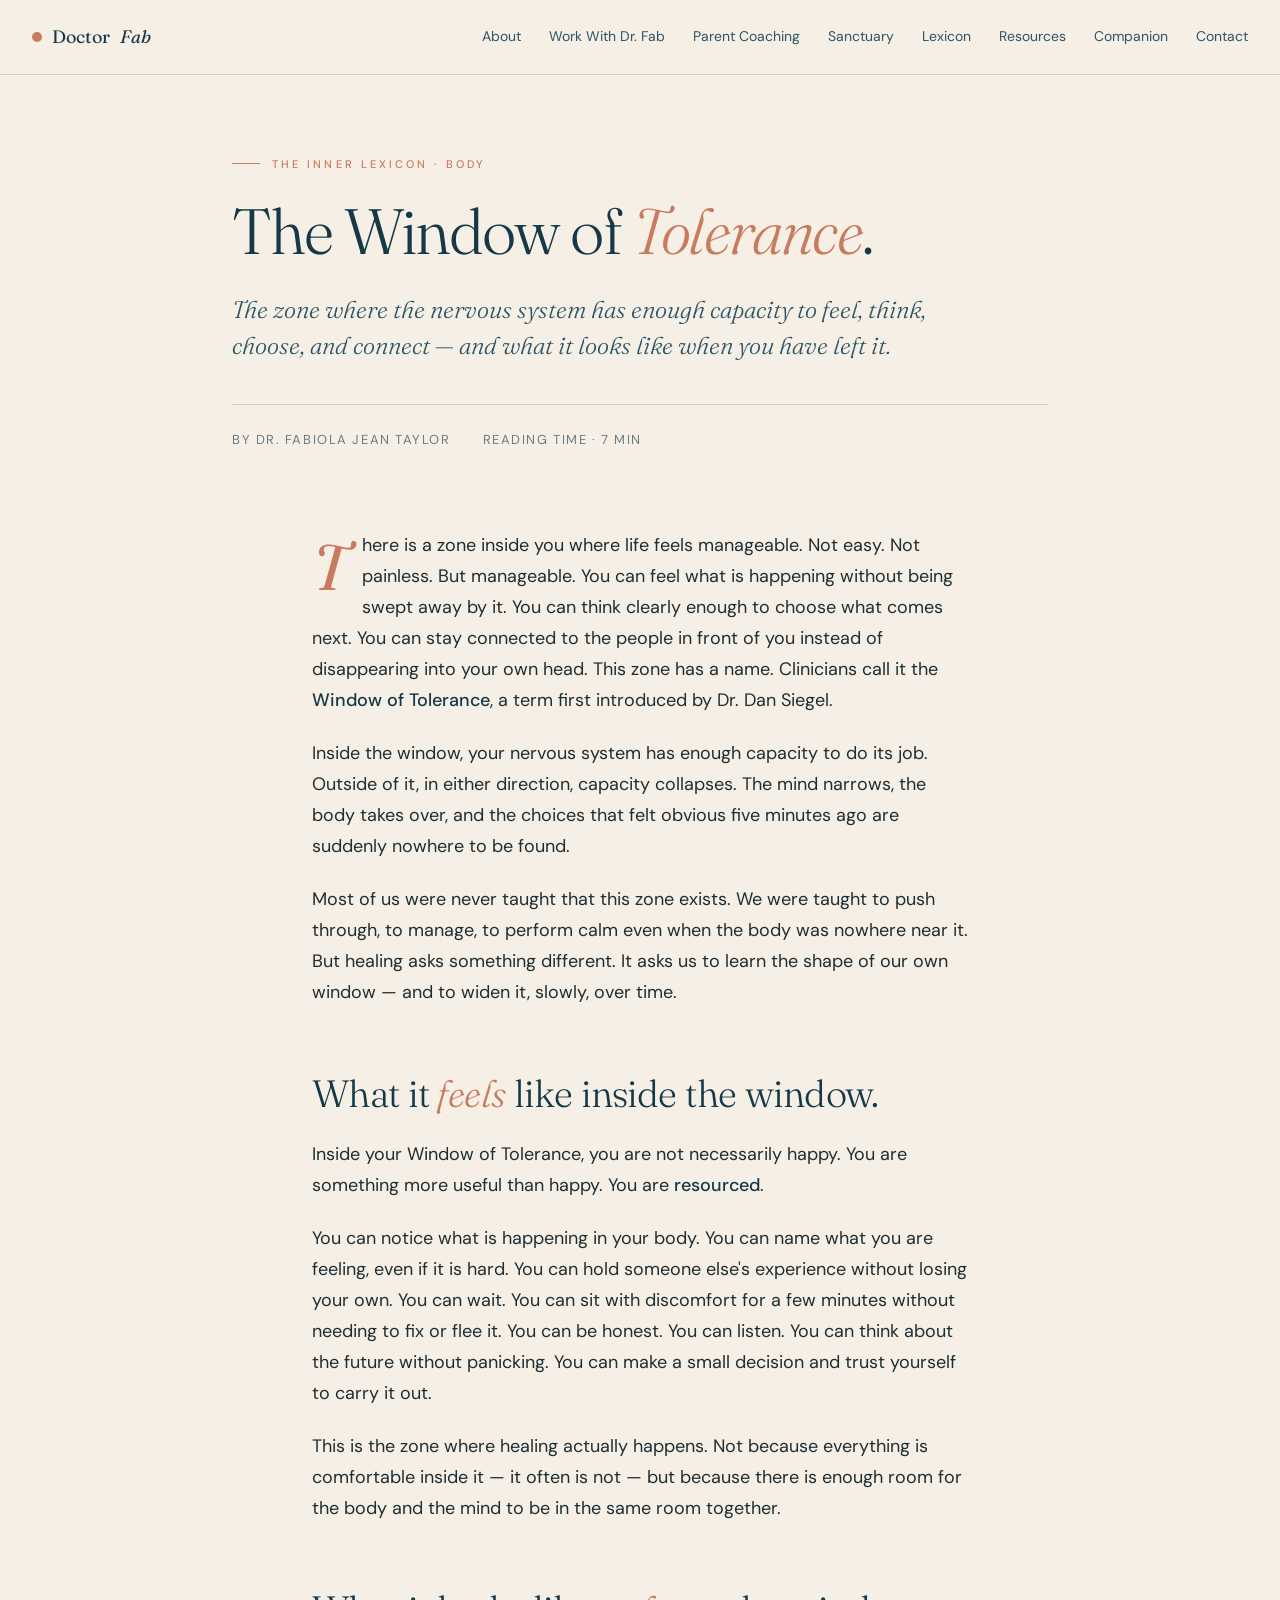
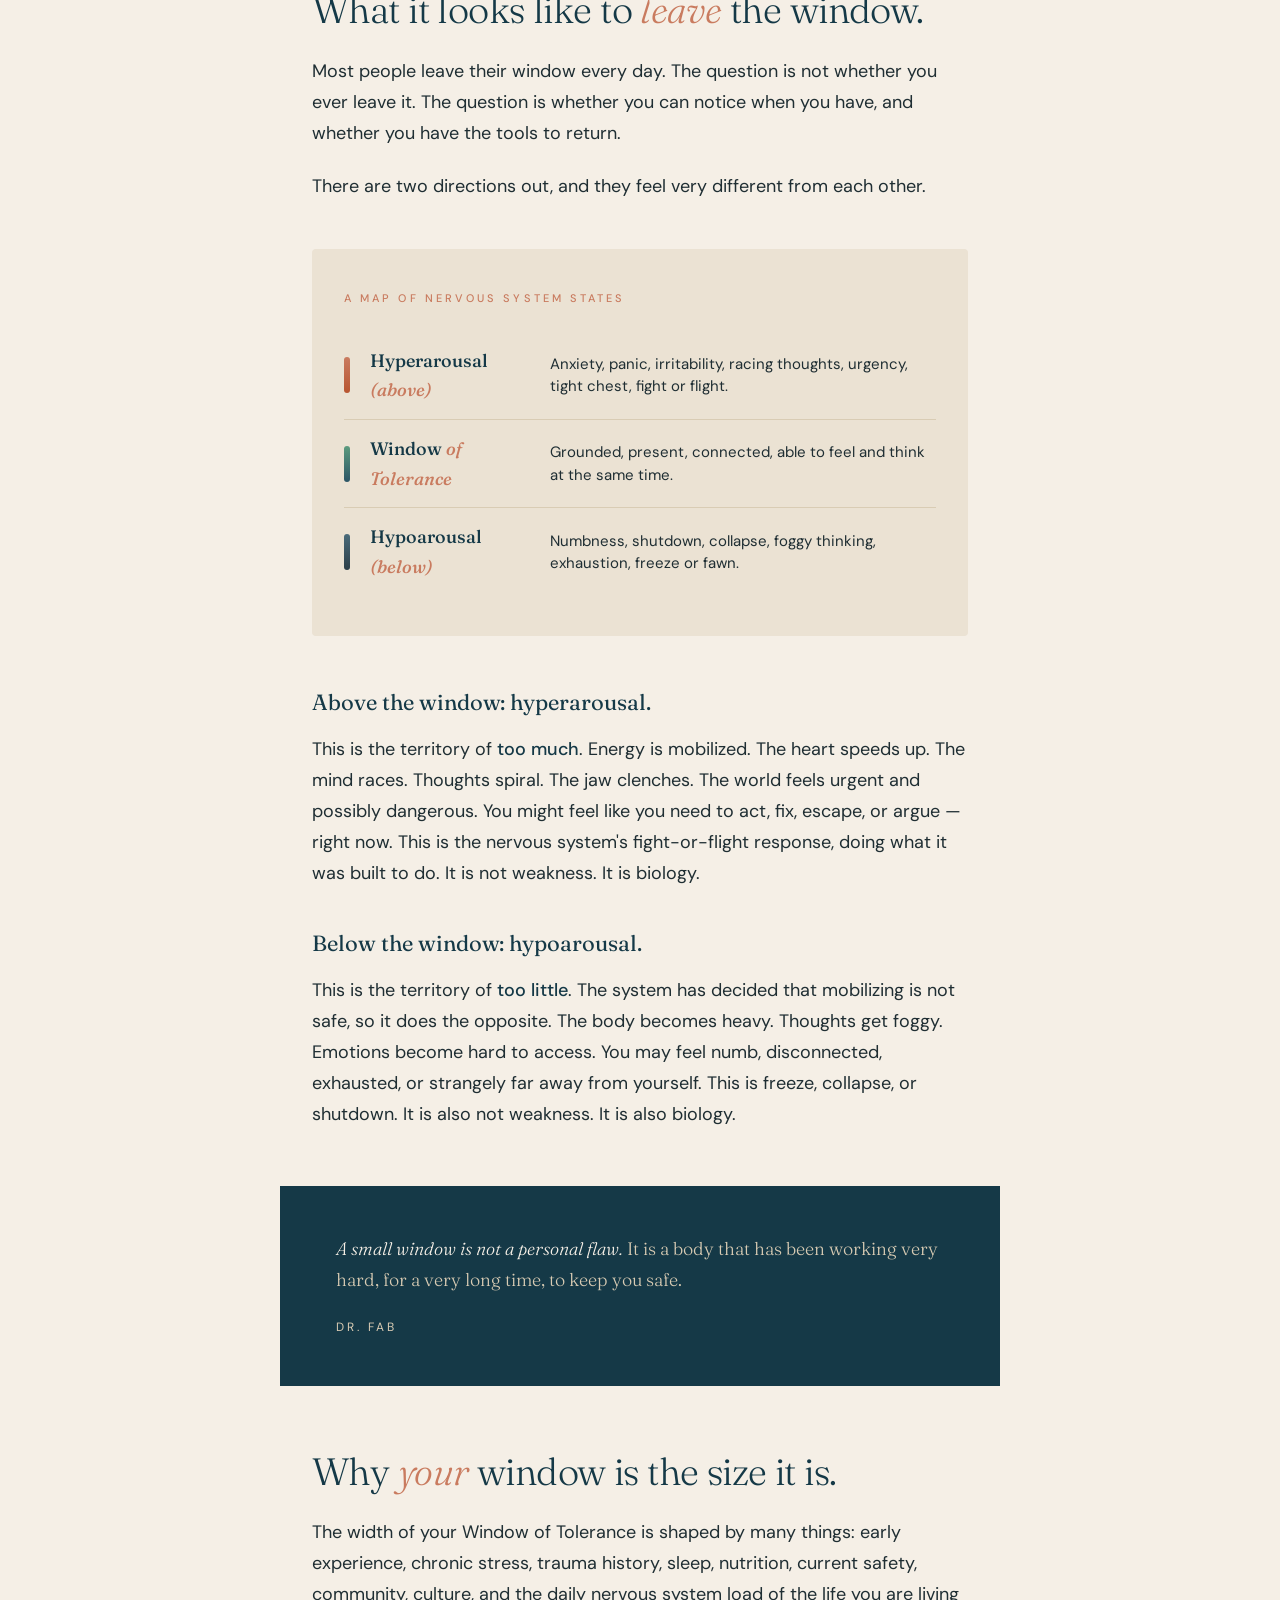
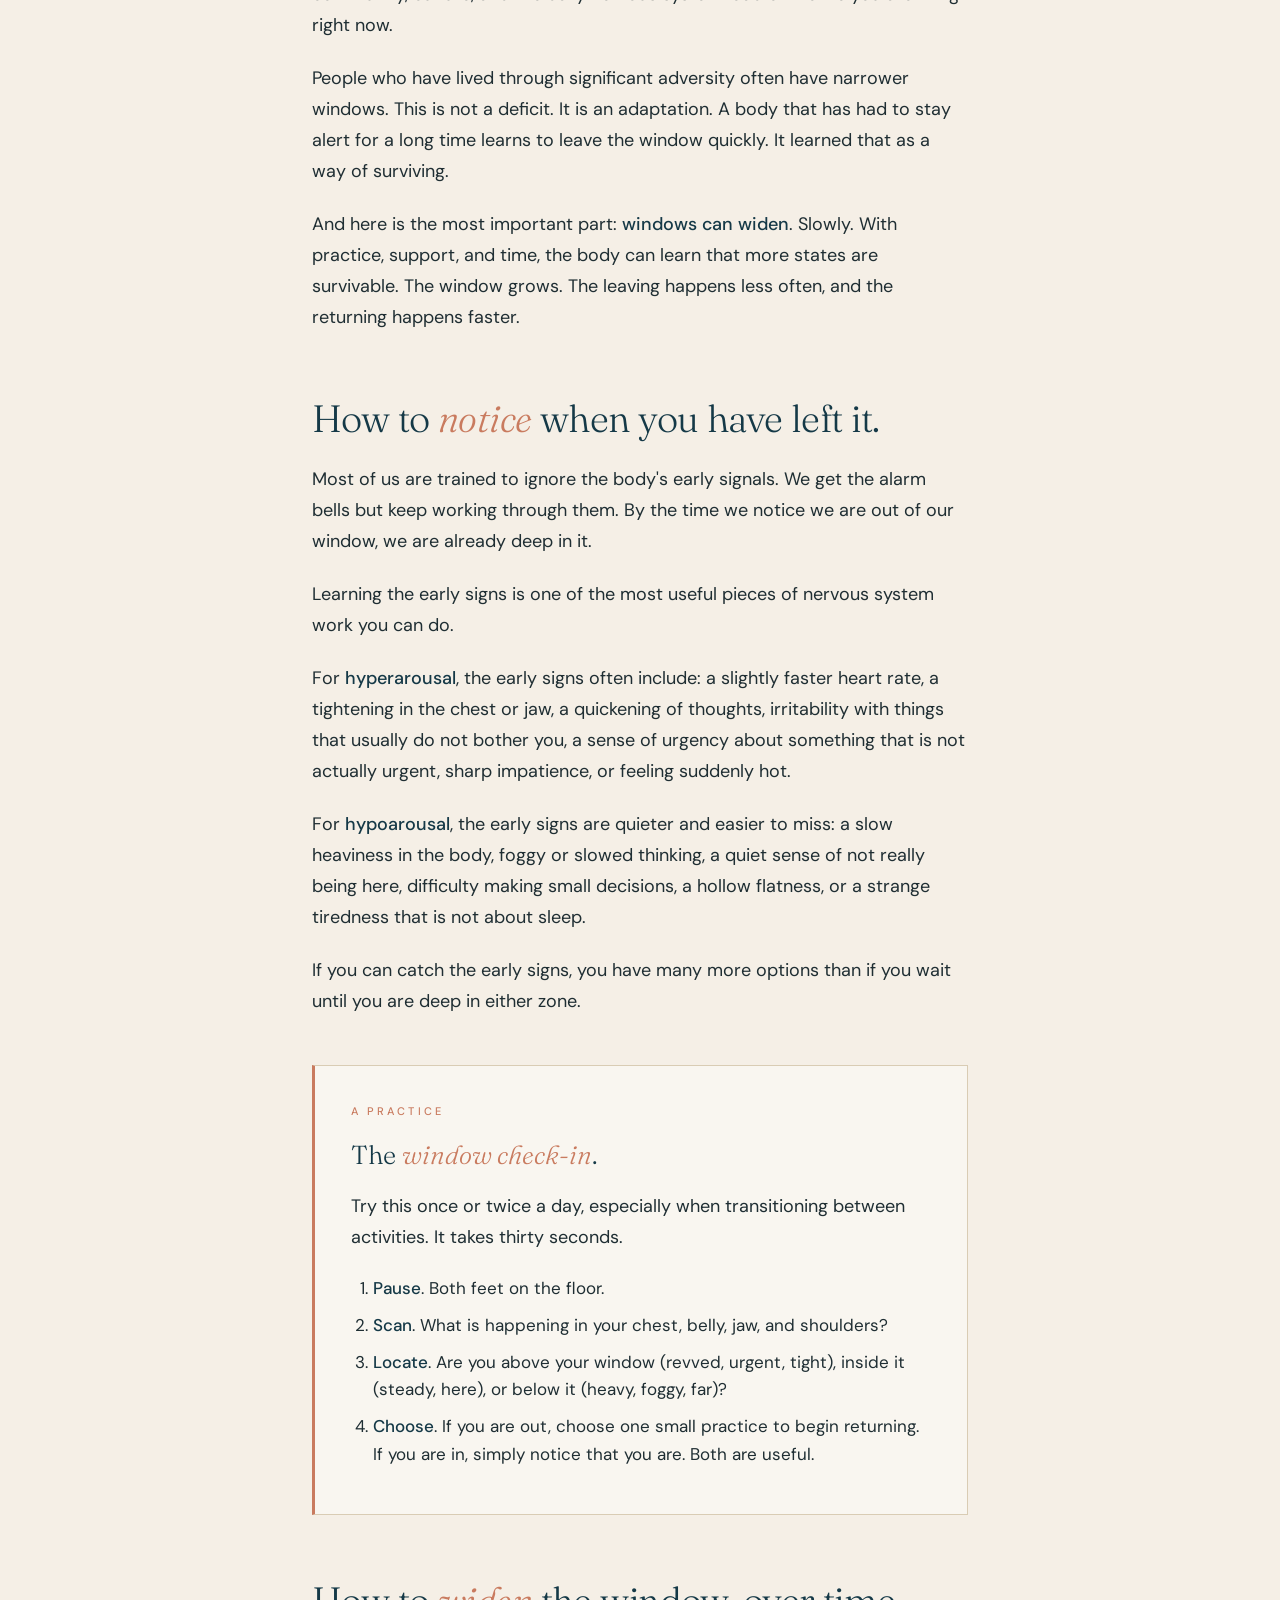
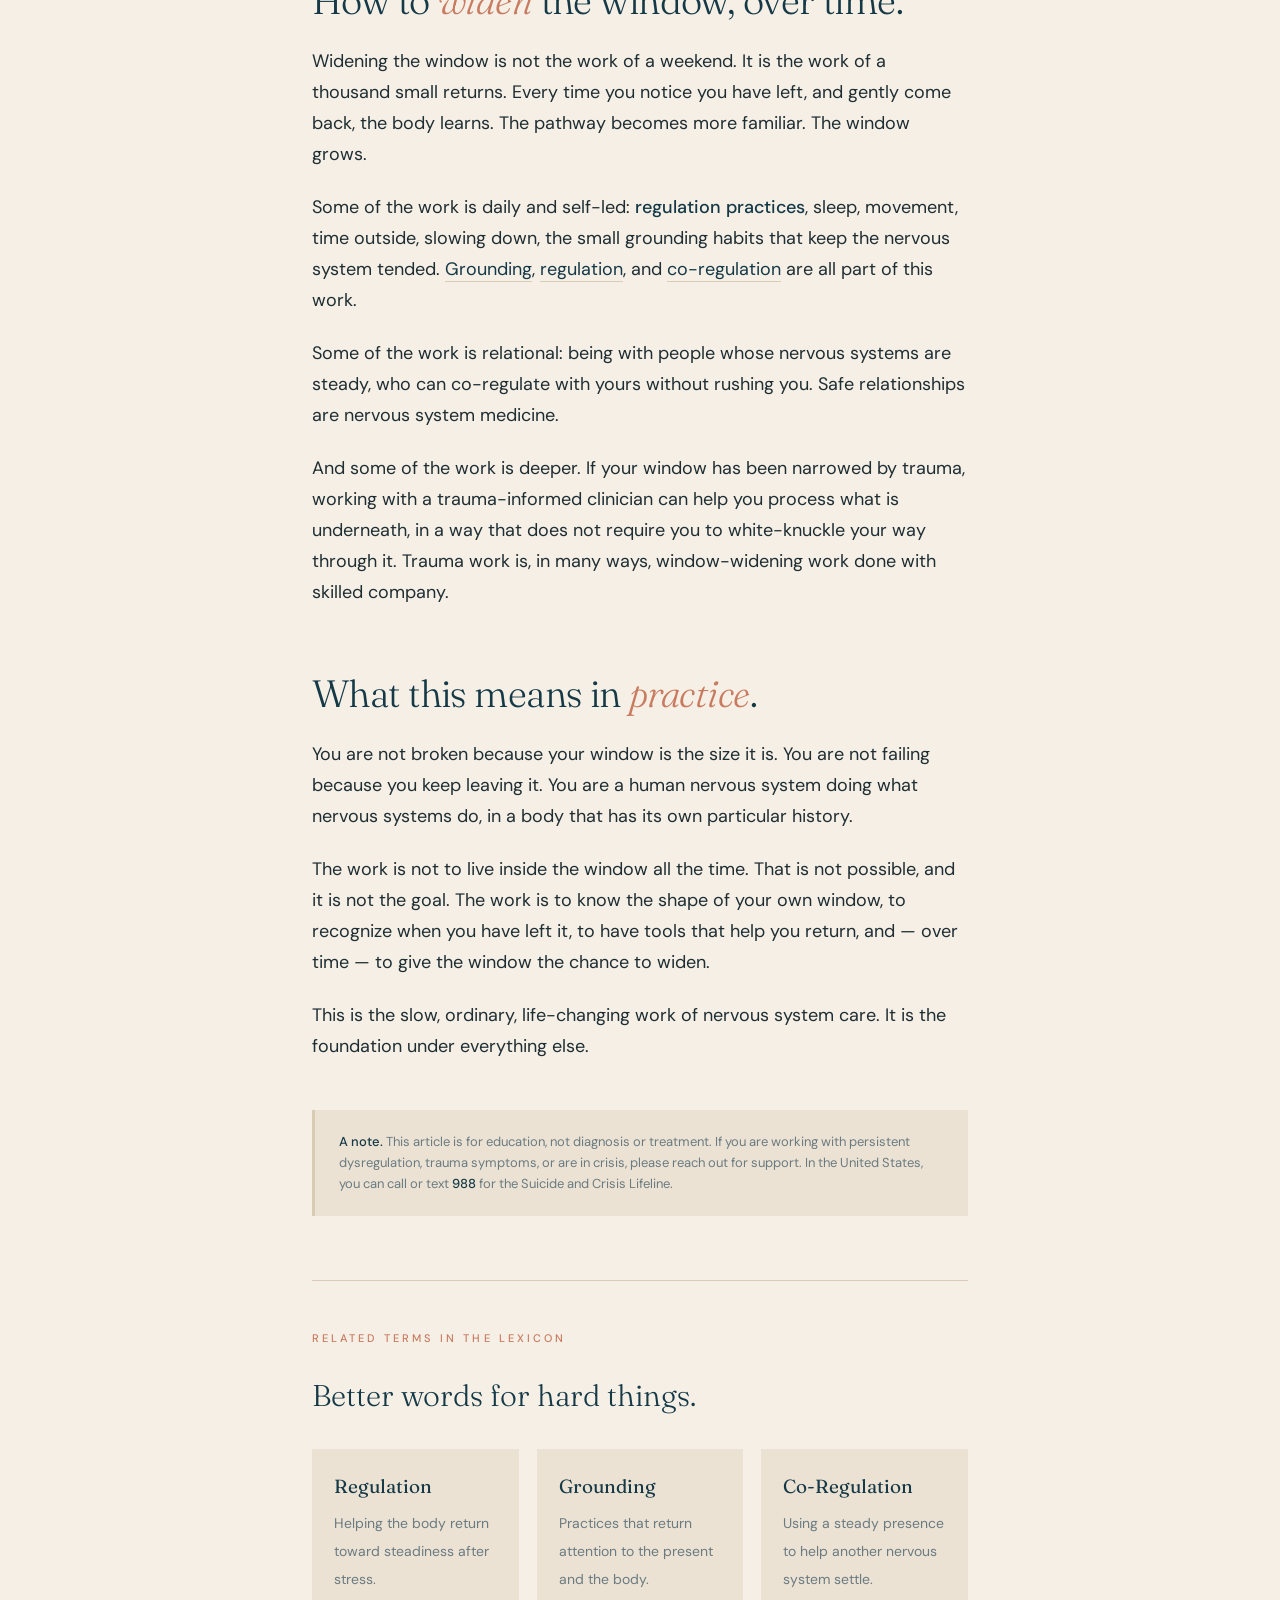
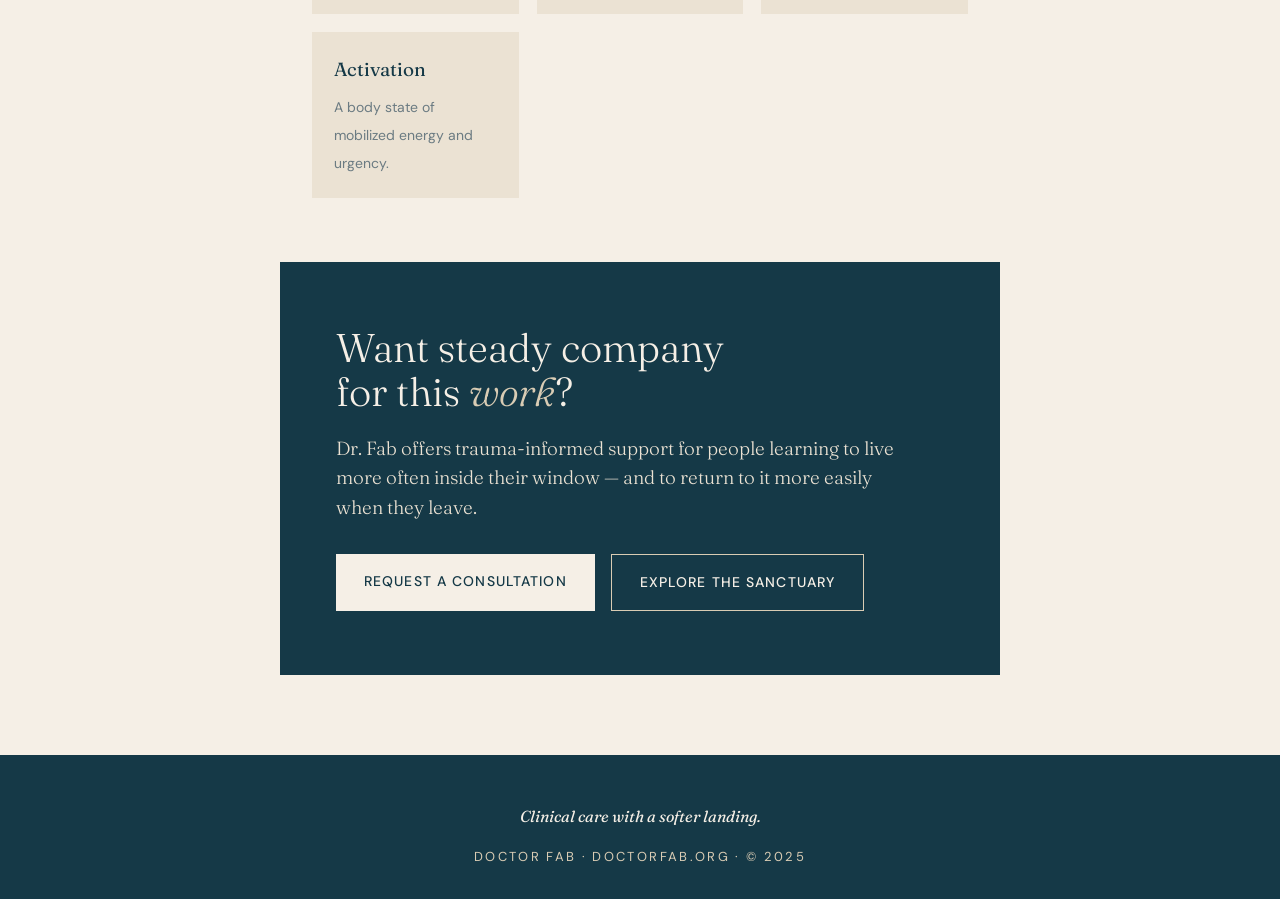
<file: lexicon/window-of-tolerance.html>
<!DOCTYPE html>
<html lang="en">
<head>
<meta charset="UTF-8">
<meta name="viewport" content="width=device-width, initial-scale=1">
<title>The Window of Tolerance: How to Recognize It and Widen It | Doctor Fab</title>
<meta name="description" content="A trauma-informed explanation of the Window of Tolerance — what it is, how to recognize when you have left it, and steady ways to widen it over time. By Dr. Fabiola Jean Taylor.">
<meta property="og:title" content="The Window of Tolerance: How to Recognize It and Widen It">
<meta property="og:description" content="When the nervous system has enough capacity to feel, think, choose, and connect. Plain-language teaching from Doctor Fab.">
<meta property="og:type" content="article">
<meta name="theme-color" content="#153947">
<link rel="canonical" href="https://doctorfab.org/lexicon/window-of-tolerance.html">
<link rel="icon" href="../assets/favicon.svg" type="image/svg+xml">

<style>
  @import url('https://fonts.googleapis.com/css2?family=Fraunces:opsz,wght@9..144,300;9..144,400;9..144,500;9..144,600&family=DM+Sans:wght@300;400;500;600&display=swap');

  :root {
    --teal: #153947;
    --teal-soft: #2C5566;
    --cream: #F5EFE6;
    --cream-deep: #EBE2D3;
    --sand: #D9CCB4;
    --coral: #C97B5F;
    --ink: #1F2E33;
    --muted: #6B7B82;
    --line: #D9CCB4;
  }

  * { box-sizing: border-box; margin: 0; padding: 0; }

  html { scroll-behavior: smooth; }
  body {
    font-family: 'DM Sans', sans-serif;
    color: var(--ink);
    background: var(--cream);
    font-size: 17px;
    line-height: 1.65;
    -webkit-font-smoothing: antialiased;
  }
  a { color: var(--teal); text-decoration: none; border-bottom: 1px solid var(--sand); transition: border-color 0.2s; }
  a:hover { border-bottom-color: var(--coral); }

  /* HEADER */
  .site-nav {
    border-bottom: 1px solid var(--line);
    padding: 22px 32px;
    display: flex;
    justify-content: space-between;
    align-items: center;
    background: var(--cream);
  }
  .brand {
    font-family: 'Fraunces', serif;
    font-weight: 400;
    font-size: 18px;
    color: var(--teal);
    border: none;
    display: flex;
    align-items: center;
    gap: 10px;
  }
  .brand::before {
    content: '';
    width: 10px; height: 10px;
    background: var(--coral);
    border-radius: 50%;
    display: inline-block;
  }
  .brand em { font-style: italic; }
  .nav-links { display: flex; gap: 28px; font-size: 14px; }
  .nav-links a { border: none; color: var(--teal-soft); }
  .nav-links a:hover { color: var(--coral); }
  @media (max-width: 720px) {
    .site-nav { align-items: flex-start; flex-direction: column; gap: 16px; }
    .nav-links { flex-wrap: wrap; gap: 14px 20px; }
  }

  /* HERO */
  .hero {
    padding: 80px 32px 60px;
    max-width: 880px;
    margin: 0 auto;
  }
  .hero-eyebrow {
    font-size: 11px;
    letter-spacing: 0.28em;
    text-transform: uppercase;
    color: var(--coral);
    margin-bottom: 24px;
    display: flex;
    align-items: center;
    gap: 12px;
    font-weight: 500;
  }
  .hero-eyebrow::before {
    content: '';
    width: 28px; height: 1px;
    background: var(--coral);
    display: inline-block;
  }
  .hero h1 {
    font-family: 'Fraunces', serif;
    font-weight: 300;
    font-size: clamp(36px, 6vw, 64px);
    line-height: 1.05;
    letter-spacing: -0.025em;
    color: var(--teal);
    margin-bottom: 28px;
  }
  .hero h1 em { font-style: italic; color: var(--coral); }
  .hero-deck {
    font-family: 'Fraunces', serif;
    font-weight: 300;
    font-style: italic;
    font-size: clamp(19px, 2.2vw, 24px);
    line-height: 1.5;
    color: var(--teal-soft);
    max-width: 720px;
  }
  .hero-meta {
    margin-top: 40px;
    padding-top: 24px;
    border-top: 1px solid var(--line);
    display: flex;
    gap: 32px;
    font-size: 13px;
    letter-spacing: 0.12em;
    text-transform: uppercase;
    color: var(--muted);
  }

  /* BODY */
  .article {
    max-width: 720px;
    margin: 0 auto;
    padding: 20px 32px 80px;
  }
  .article p {
    margin-bottom: 22px;
    font-size: 18px;
    line-height: 1.72;
  }
  .article p.lede::first-letter {
    font-family: 'Fraunces', serif;
    font-weight: 400;
    font-style: italic;
    font-size: 64px;
    line-height: 0.85;
    float: left;
    color: var(--coral);
    padding: 10px 14px 0 0;
  }
  .article h2 {
    font-family: 'Fraunces', serif;
    font-weight: 300;
    font-size: clamp(28px, 4vw, 38px);
    line-height: 1.15;
    letter-spacing: -0.015em;
    color: var(--teal);
    margin-top: 64px;
    margin-bottom: 24px;
  }
  .article h2 em { font-style: italic; color: var(--coral); }
  .article h3 {
    font-family: 'Fraunces', serif;
    font-weight: 400;
    font-size: 22px;
    color: var(--teal);
    margin-top: 36px;
    margin-bottom: 14px;
  }
  .article strong { color: var(--teal); font-weight: 500; }
  .article em { color: var(--teal-soft); }

  /* PULL QUOTE */
  .pull {
    margin: 56px -32px;
    padding: 48px 56px;
    background: var(--teal);
    color: var(--cream);
    position: relative;
  }
  .pull-text {
    font-family: 'Fraunces', serif;
    font-weight: 300;
    font-style: italic;
    font-size: clamp(22px, 3vw, 30px);
    line-height: 1.35;
    color: var(--cream);
  }
  .pull-text em { color: var(--sand); font-style: normal; }
  .pull-attr {
    margin-top: 20px;
    font-size: 12px;
    letter-spacing: 0.25em;
    text-transform: uppercase;
    color: var(--sand);
  }

  /* DIAGRAM */
  .diagram {
    margin: 48px 0;
    padding: 40px 32px;
    background: var(--cream-deep);
    border-radius: 4px;
  }
  .diagram-label {
    font-size: 11px;
    letter-spacing: 0.28em;
    text-transform: uppercase;
    color: var(--coral);
    margin-bottom: 24px;
    font-weight: 500;
  }
  .zone {
    display: flex;
    align-items: center;
    gap: 20px;
    padding: 14px 0;
    border-bottom: 1px solid var(--sand);
  }
  .zone:last-child { border-bottom: none; }
  .zone-bar {
    width: 6px;
    height: 36px;
    flex-shrink: 0;
    border-radius: 3px;
  }
  .zone-bar.up { background: linear-gradient(180deg, #C97B5F, #B85530); }
  .zone-bar.mid { background: linear-gradient(180deg, #5C9B7E, #2C5566); }
  .zone-bar.down { background: linear-gradient(180deg, #4A6B7A, #2C3E47); }
  .zone-name {
    font-family: 'Fraunces', serif;
    font-size: 18px;
    color: var(--teal);
    font-weight: 500;
    min-width: 160px;
  }
  .zone-name em { font-style: italic; color: var(--coral); }
  .zone-desc {
    font-size: 15px;
    color: var(--ink);
    line-height: 1.5;
  }

  /* TRY THIS */
  .try-this {
    margin: 48px 0;
    padding: 36px 36px;
    border: 1px solid var(--line);
    border-left: 3px solid var(--coral);
    background: rgba(255,255,255,0.4);
  }
  .try-this-label {
    font-size: 11px;
    letter-spacing: 0.28em;
    text-transform: uppercase;
    color: var(--coral);
    margin-bottom: 14px;
    font-weight: 500;
  }
  .try-this h3 {
    font-family: 'Fraunces', serif;
    font-weight: 300;
    font-size: 26px;
    color: var(--teal);
    margin-bottom: 14px;
    margin-top: 0;
  }
  .try-this h3 em { font-style: italic; color: var(--coral); }
  .try-this ol {
    margin-left: 22px;
    margin-top: 12px;
  }
  .try-this li {
    margin-bottom: 10px;
    line-height: 1.6;
  }

  /* RELATED */
  .related {
    margin: 64px 0 0;
    padding: 48px 0 0;
    border-top: 1px solid var(--line);
  }
  .related-label {
    font-size: 11px;
    letter-spacing: 0.28em;
    text-transform: uppercase;
    color: var(--coral);
    margin-bottom: 24px;
    font-weight: 500;
  }
  .related h3 {
    font-family: 'Fraunces', serif;
    font-weight: 300;
    font-size: 30px;
    color: var(--teal);
    margin-bottom: 28px;
    margin-top: 0;
  }
  .related-grid {
    display: grid;
    grid-template-columns: repeat(auto-fit, minmax(200px, 1fr));
    gap: 18px;
  }
  .related-item {
    padding: 22px 22px;
    background: var(--cream-deep);
    border: none;
    display: block;
  }
  .related-item .term {
    font-family: 'Fraunces', serif;
    font-size: 19px;
    color: var(--teal);
    display: block;
    margin-bottom: 6px;
  }
  .related-item .gloss {
    font-size: 14px;
    color: var(--muted);
    line-height: 1.5;
  }
  .related-item:hover {
    background: var(--sand);
  }

  /* CTA */
  .cta-block {
    margin: 64px -32px 0;
    padding: 64px 56px;
    background: var(--teal);
    color: var(--cream);
    text-align: left;
  }
  .cta-block h3 {
    font-family: 'Fraunces', serif;
    font-weight: 300;
    font-size: clamp(28px, 4vw, 40px);
    line-height: 1.1;
    color: var(--cream);
    margin-bottom: 20px;
    margin-top: 0;
  }
  .cta-block h3 em { font-style: italic; color: var(--sand); }
  .cta-block p {
    font-family: 'Fraunces', serif;
    font-weight: 300;
    font-size: 19px;
    line-height: 1.55;
    color: var(--cream-deep);
    margin-bottom: 32px;
    max-width: 580px;
  }
  .cta-buttons { display: flex; gap: 16px; flex-wrap: wrap; }
  .btn {
    padding: 16px 28px;
    font-family: 'DM Sans', sans-serif;
    font-size: 14px;
    letter-spacing: 0.08em;
    text-transform: uppercase;
    border: none;
    cursor: pointer;
    font-weight: 500;
  }
  .btn-primary {
    background: var(--cream);
    color: var(--teal);
  }
  .btn-primary:hover { background: var(--sand); }
  .btn-ghost {
    background: transparent;
    color: var(--cream);
    border: 1px solid var(--sand);
  }
  .btn-ghost:hover { background: rgba(217, 204, 180, 0.1); }

  /* DISCLAIMER */
  .disclaimer {
    margin-top: 48px;
    padding: 22px 24px;
    background: var(--cream-deep);
    font-size: 13px;
    line-height: 1.6;
    color: var(--muted);
    border-left: 3px solid var(--sand);
  }
  .disclaimer strong { color: var(--teal); }

  /* FOOTER */
  .site-footer {
    background: var(--teal);
    color: var(--sand);
    padding: 48px 32px 32px;
    text-align: center;
    font-size: 13px;
    letter-spacing: 0.18em;
    text-transform: uppercase;
  }
  .site-footer .tag {
    font-family: 'Fraunces', serif;
    font-style: italic;
    font-size: 16px;
    color: var(--cream);
    text-transform: none;
    letter-spacing: 0;
    margin-bottom: 16px;
  }

  @media (max-width: 720px) {
    .pull, .cta-block { margin-left: -32px; margin-right: -32px; padding-left: 32px; padding-right: 32px; }
    .article p { font-size: 17px; }
  }
</style>
</head>
<body>

<nav class="site-nav">
  <a class="brand" href="/">Doctor <em>Fab</em></a>
  <div class="nav-links">
    <a href="/#about">About</a>
    <a href="/#work">Work With Dr. Fab</a>
    <a href="/autism-parent-coaching.html">Parent Coaching</a>
    <a href="/sanctuary.html">Sanctuary</a>
    <a href="/lexicon.html">Lexicon</a>
    <a href="/resources.html">Resources</a>
    <a href="/sanctuary.html#companion">Companion</a>
    <a href="/#contact">Contact</a>
  </div>
</nav>

<section class="hero">
  <div class="hero-eyebrow">The Inner Lexicon · Body</div>
  <h1>The Window of <em>Tolerance</em>.</h1>
  <p class="hero-deck">The zone where the nervous system has enough capacity to feel, think, choose, and connect — and what it looks like when you have left it.</p>
  <div class="hero-meta">
    <span>By Dr. Fabiola Jean Taylor</span>
    <span>Reading time · 7 min</span>
  </div>
</section>

<article class="article">

  <p class="lede">There is a zone inside you where life feels manageable. Not easy. Not painless. But manageable. You can feel what is happening without being swept away by it. You can think clearly enough to choose what comes next. You can stay connected to the people in front of you instead of disappearing into your own head. This zone has a name. Clinicians call it the <strong>Window of Tolerance</strong>, a term first introduced by Dr. Dan Siegel.</p>

  <p>Inside the window, your nervous system has enough capacity to do its job. Outside of it, in either direction, capacity collapses. The mind narrows, the body takes over, and the choices that felt obvious five minutes ago are suddenly nowhere to be found.</p>

  <p>Most of us were never taught that this zone exists. We were taught to push through, to manage, to perform calm even when the body was nowhere near it. But healing asks something different. It asks us to learn the shape of our own window — and to widen it, slowly, over time.</p>

  <h2>What it <em>feels</em> like inside the window.</h2>

  <p>Inside your Window of Tolerance, you are not necessarily happy. You are something more useful than happy. You are <strong>resourced</strong>.</p>

  <p>You can notice what is happening in your body. You can name what you are feeling, even if it is hard. You can hold someone else's experience without losing your own. You can wait. You can sit with discomfort for a few minutes without needing to fix or flee it. You can be honest. You can listen. You can think about the future without panicking. You can make a small decision and trust yourself to carry it out.</p>

  <p>This is the zone where healing actually happens. Not because everything is comfortable inside it — it often is not — but because there is enough room for the body and the mind to be in the same room together.</p>

  <h2>What it looks like to <em>leave</em> the window.</h2>

  <p>Most people leave their window every day. The question is not whether you ever leave it. The question is whether you can notice when you have, and whether you have the tools to return.</p>

  <p>There are two directions out, and they feel very different from each other.</p>

  <div class="diagram">
    <div class="diagram-label">A map of nervous system states</div>
    <div class="zone">
      <div class="zone-bar up"></div>
      <div class="zone-name">Hyperarousal <em>(above)</em></div>
      <div class="zone-desc">Anxiety, panic, irritability, racing thoughts, urgency, tight chest, fight or flight.</div>
    </div>
    <div class="zone">
      <div class="zone-bar mid"></div>
      <div class="zone-name">Window <em>of Tolerance</em></div>
      <div class="zone-desc">Grounded, present, connected, able to feel and think at the same time.</div>
    </div>
    <div class="zone">
      <div class="zone-bar down"></div>
      <div class="zone-name">Hypoarousal <em>(below)</em></div>
      <div class="zone-desc">Numbness, shutdown, collapse, foggy thinking, exhaustion, freeze or fawn.</div>
    </div>
  </div>

  <h3>Above the window: hyperarousal.</h3>
  <p>This is the territory of <strong>too much</strong>. Energy is mobilized. The heart speeds up. The mind races. Thoughts spiral. The jaw clenches. The world feels urgent and possibly dangerous. You might feel like you need to act, fix, escape, or argue — right now. This is the nervous system's fight-or-flight response, doing what it was built to do. It is not weakness. It is biology.</p>

  <h3>Below the window: hypoarousal.</h3>
  <p>This is the territory of <strong>too little</strong>. The system has decided that mobilizing is not safe, so it does the opposite. The body becomes heavy. Thoughts get foggy. Emotions become hard to access. You may feel numb, disconnected, exhausted, or strangely far away from yourself. This is freeze, collapse, or shutdown. It is also not weakness. It is also biology.</p>

  <div class="pull">
    <p class="pull-text">A small window is not a personal flaw. <em>It is a body that has been working very hard, for a very long time, to keep you safe.</em></p>
    <div class="pull-attr">Dr. Fab</div>
  </div>

  <h2>Why <em>your</em> window is the size it is.</h2>

  <p>The width of your Window of Tolerance is shaped by many things: early experience, chronic stress, trauma history, sleep, nutrition, current safety, community, culture, and the daily nervous system load of the life you are living right now.</p>

  <p>People who have lived through significant adversity often have narrower windows. This is not a deficit. It is an adaptation. A body that has had to stay alert for a long time learns to leave the window quickly. It learned that as a way of surviving.</p>

  <p>And here is the most important part: <strong>windows can widen</strong>. Slowly. With practice, support, and time, the body can learn that more states are survivable. The window grows. The leaving happens less often, and the returning happens faster.</p>

  <h2>How to <em>notice</em> when you have left it.</h2>

  <p>Most of us are trained to ignore the body's early signals. We get the alarm bells but keep working through them. By the time we notice we are out of our window, we are already deep in it.</p>

  <p>Learning the early signs is one of the most useful pieces of nervous system work you can do.</p>

  <p>For <strong>hyperarousal</strong>, the early signs often include: a slightly faster heart rate, a tightening in the chest or jaw, a quickening of thoughts, irritability with things that usually do not bother you, a sense of urgency about something that is not actually urgent, sharp impatience, or feeling suddenly hot.</p>

  <p>For <strong>hypoarousal</strong>, the early signs are quieter and easier to miss: a slow heaviness in the body, foggy or slowed thinking, a quiet sense of not really being here, difficulty making small decisions, a hollow flatness, or a strange tiredness that is not about sleep.</p>

  <p>If you can catch the early signs, you have many more options than if you wait until you are deep in either zone.</p>

  <div class="try-this">
    <div class="try-this-label">A practice</div>
    <h3>The <em>window check-in</em>.</h3>
    <p>Try this once or twice a day, especially when transitioning between activities. It takes thirty seconds.</p>
    <ol>
      <li><strong>Pause</strong>. Both feet on the floor.</li>
      <li><strong>Scan</strong>. What is happening in your chest, belly, jaw, and shoulders?</li>
      <li><strong>Locate</strong>. Are you above your window (revved, urgent, tight), inside it (steady, here), or below it (heavy, foggy, far)?</li>
      <li><strong>Choose</strong>. If you are out, choose one small practice to begin returning. If you are in, simply notice that you are. Both are useful.</li>
    </ol>
  </div>

  <h2>How to <em>widen</em> the window, over time.</h2>

  <p>Widening the window is not the work of a weekend. It is the work of a thousand small returns. Every time you notice you have left, and gently come back, the body learns. The pathway becomes more familiar. The window grows.</p>

  <p>Some of the work is daily and self-led: <strong>regulation practices</strong>, sleep, movement, time outside, slowing down, the small grounding habits that keep the nervous system tended. <a href="#lexicon-grounding">Grounding</a>, <a href="#lexicon-regulation">regulation</a>, and <a href="#lexicon-co-regulation">co-regulation</a> are all part of this work.</p>

  <p>Some of the work is relational: being with people whose nervous systems are steady, who can co-regulate with yours without rushing you. Safe relationships are nervous system medicine.</p>

  <p>And some of the work is deeper. If your window has been narrowed by trauma, working with a trauma-informed clinician can help you process what is underneath, in a way that does not require you to white-knuckle your way through it. Trauma work is, in many ways, window-widening work done with skilled company.</p>

  <h2>What this means in <em>practice</em>.</h2>

  <p>You are not broken because your window is the size it is. You are not failing because you keep leaving it. You are a human nervous system doing what nervous systems do, in a body that has its own particular history.</p>

  <p>The work is not to live inside the window all the time. That is not possible, and it is not the goal. The work is to know the shape of your own window, to recognize when you have left it, to have tools that help you return, and — over time — to give the window the chance to widen.</p>

  <p>This is the slow, ordinary, life-changing work of nervous system care. It is the foundation under everything else.</p>

  <div class="disclaimer">
    <strong>A note.</strong> This article is for education, not diagnosis or treatment. If you are working with persistent dysregulation, trauma symptoms, or are in crisis, please reach out for support. In the United States, you can call or text <strong>988</strong> for the Suicide and Crisis Lifeline.
  </div>

  <section class="related">
    <div class="related-label">Related terms in the Lexicon</div>
    <h3>Better words for hard things.</h3>
    <div class="related-grid">
      <a class="related-item" href="#lexicon-regulation">
        <span class="term">Regulation</span>
        <span class="gloss">Helping the body return toward steadiness after stress.</span>
      </a>
      <a class="related-item" href="#lexicon-grounding">
        <span class="term">Grounding</span>
        <span class="gloss">Practices that return attention to the present and the body.</span>
      </a>
      <a class="related-item" href="#lexicon-co-regulation">
        <span class="term">Co-Regulation</span>
        <span class="gloss">Using a steady presence to help another nervous system settle.</span>
      </a>
      <a class="related-item" href="#lexicon-activation">
        <span class="term">Activation</span>
        <span class="gloss">A body state of mobilized energy and urgency.</span>
      </a>
    </div>
  </section>

  <div class="cta-block">
    <h3>Want steady company<br>for this <em>work</em>?</h3>
    <p>Dr. Fab offers trauma-informed support for people learning to live more often inside their window — and to return to it more easily when they leave.</p>
    <div class="cta-buttons">
      <a href="/#pathway" class="btn btn-primary">Request a Consultation</a>
      <a href="/sanctuary.html" class="btn btn-ghost">Explore the Sanctuary</a>
    </div>
  </div>

</article>

<footer class="site-footer">
  <div class="tag">Clinical care with a softer landing.</div>
  <div>Doctor Fab · doctorfab.org · © 2025</div>
</footer>

</body>
</html>
</file>
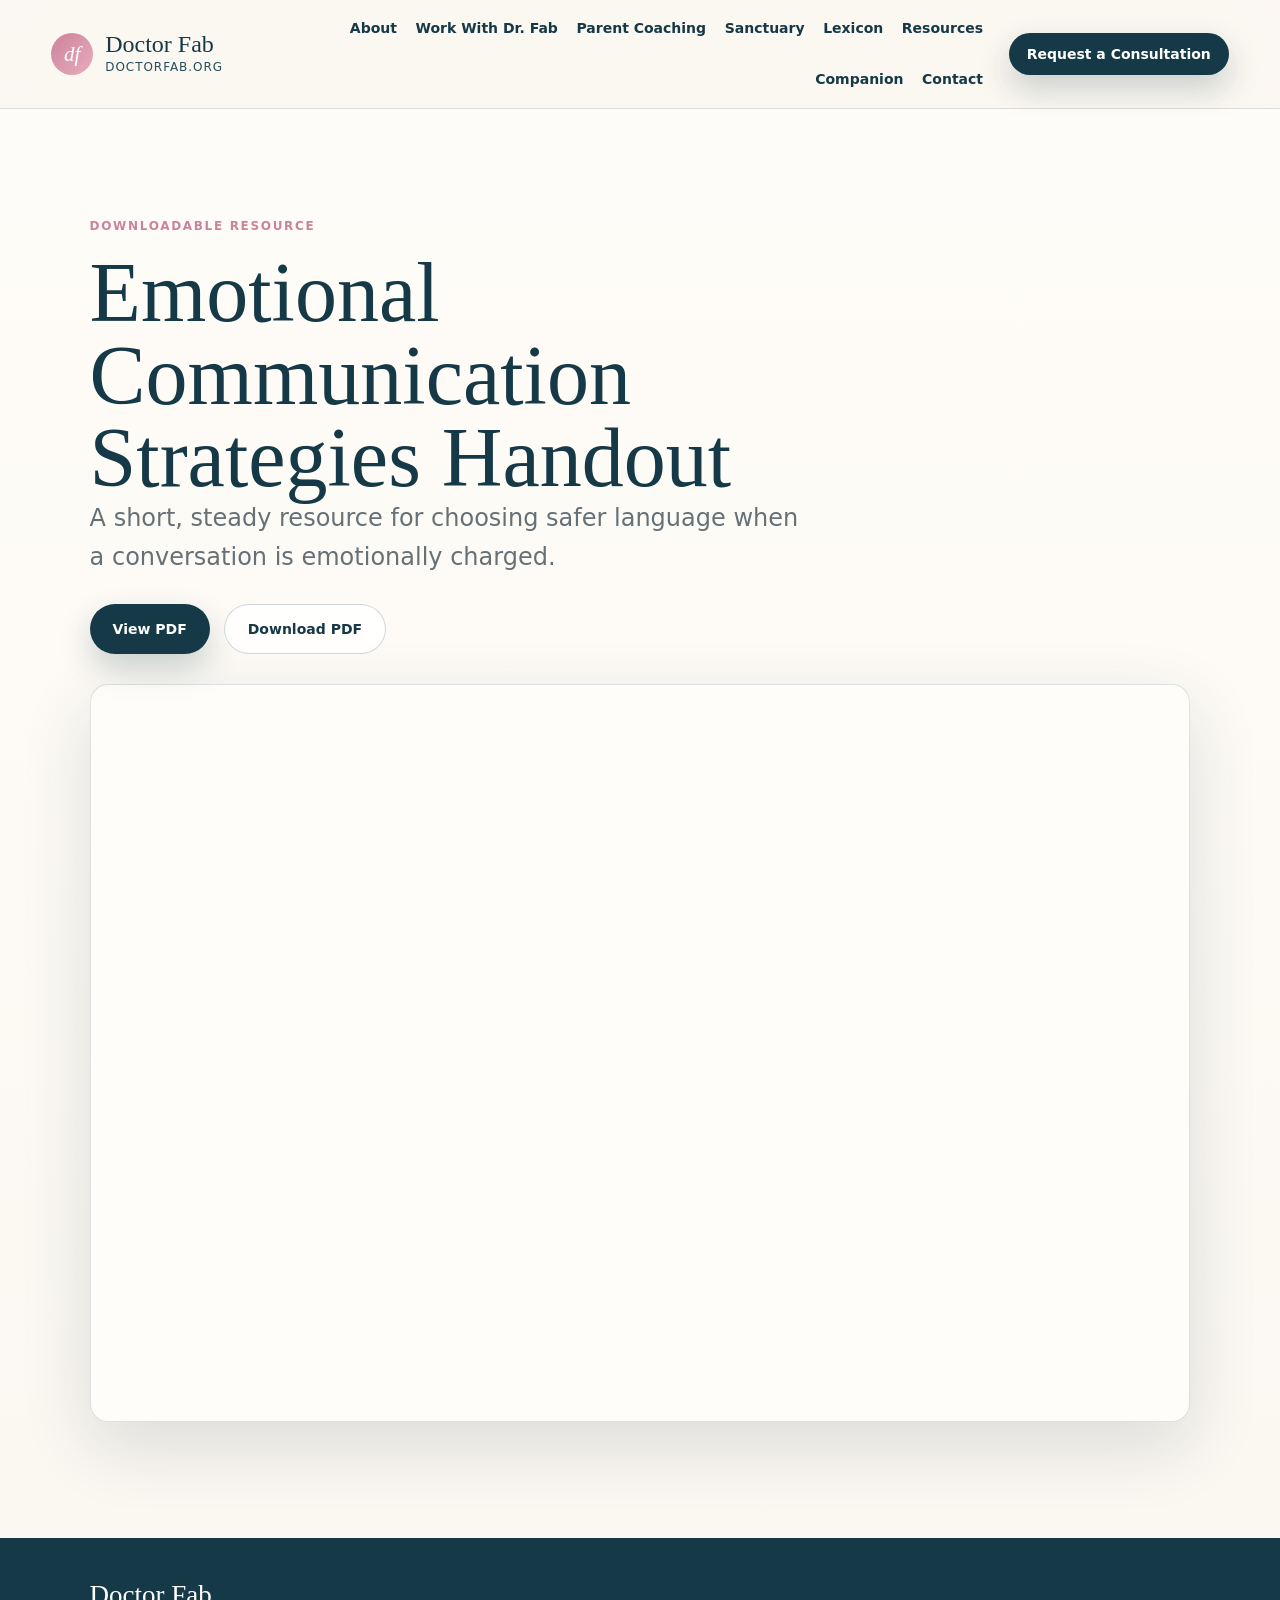
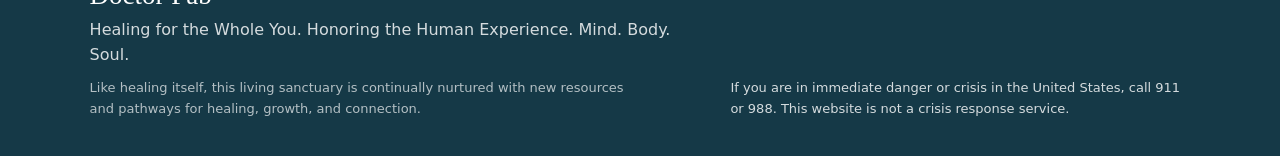
<file: resources/emotionally-safe-communication.html>
<!doctype html>
<html lang="en">
  <head>
    <meta charset="utf-8">
    <meta name="viewport" content="width=device-width, initial-scale=1">
    <title>Emotional Communication Strategies Handout | Doctor Fab</title>
    <meta
      name="description"
      content="A Doctor Fab resource for emotionally safe communication strategies in hard moments."
    >
    <meta property="og:title" content="Emotional Communication Strategies Handout | Doctor Fab">
    <meta
      property="og:description"
      content="A practical Doctor Fab resource for emotionally safer communication strategies in hard moments."
    >
    <meta property="og:image" content="https://doctorfab.org/assets/generated/doctorfab-hero-coastal.jpg">
    <meta name="theme-color" content="#153947">
    <link rel="canonical" href="https://doctorfab.org/resources/emotionally-safe-communication.html">
    <link rel="icon" href="../assets/favicon.svg" type="image/svg+xml">
    <link rel="stylesheet" href="../styles.css">
  </head>
  <body>
    <a class="skip-link" href="#resource-main">Skip to content</a>
    <header class="site-header">
      <a class="brand" href="../index.html#home" aria-label="Doctor Fab home">
        <span class="brand-mark">df</span>
        <span>
          <strong>Doctor Fab</strong>
          <small>doctorfab.org</small>
        </span>
      </a>
      <div class="header-actions">
        <nav class="nav" aria-label="Main navigation">
          <a href="../index.html#about">About</a>
          <a href="../index.html#work">Work With Dr. Fab</a>
          <a href="../autism-parent-coaching.html">Parent Coaching</a>
          <a href="../sanctuary.html">Sanctuary</a>
          <a href="../lexicon.html">Lexicon</a>
          <a href="../resources.html">Resources</a>
          <a href="../sanctuary.html#companion">Companion</a>
          <a href="../index.html#contact">Contact</a>
        </nav>
        <a class="header-cta" href="../index.html#pathway" aria-label="Request a consultation">
          <span class="header-cta-full">Request a Consultation</span>
          <span class="header-cta-short">Start Here</span>
        </a>
      </div>
    </header>

    <main id="resource-main" class="resource-page" tabindex="-1">
      <section class="resource-hero section-shell">
        <p class="eyebrow">Downloadable Resource</p>
        <h1>Emotional Communication Strategies Handout</h1>
        <p>
          A short, steady resource for choosing safer language when a
          conversation is emotionally charged.
        </p>
        <div class="resource-page-actions">
          <a class="button primary" href="../assets/resources/emotionally-safe-communication.pdf" target="_blank" rel="noopener">View PDF</a>
          <a class="button secondary" href="../assets/resources/emotionally-safe-communication.pdf" download>Download PDF</a>
        </div>
      </section>

      <section class="resource-viewer section-shell" aria-label="Embedded Emotional Communication Strategies Handout PDF">
        <iframe
          src="../assets/resources/emotionally-safe-communication.pdf"
          title="Emotional Communication Strategies Handout PDF"
        ></iframe>
      </section>
    </main>

    <footer class="site-footer">
      <div>
        <strong>Doctor Fab</strong>
        <p>Healing for the Whole You. Honoring the Human Experience. Mind. Body. Soul.</p>
        <p class="fine-print footer-evolution">Like healing itself, this living sanctuary is continually nurtured with new resources and pathways for healing, growth, and connection.</p>
      </div>
      <p class="fine-print">
        If you are in immediate danger or crisis in the United States, call 911
        or 988. This website is not a crisis response service.
      </p>
    </footer>
    <script src="../site.js" defer></script>
  </body>
</html>
</file>
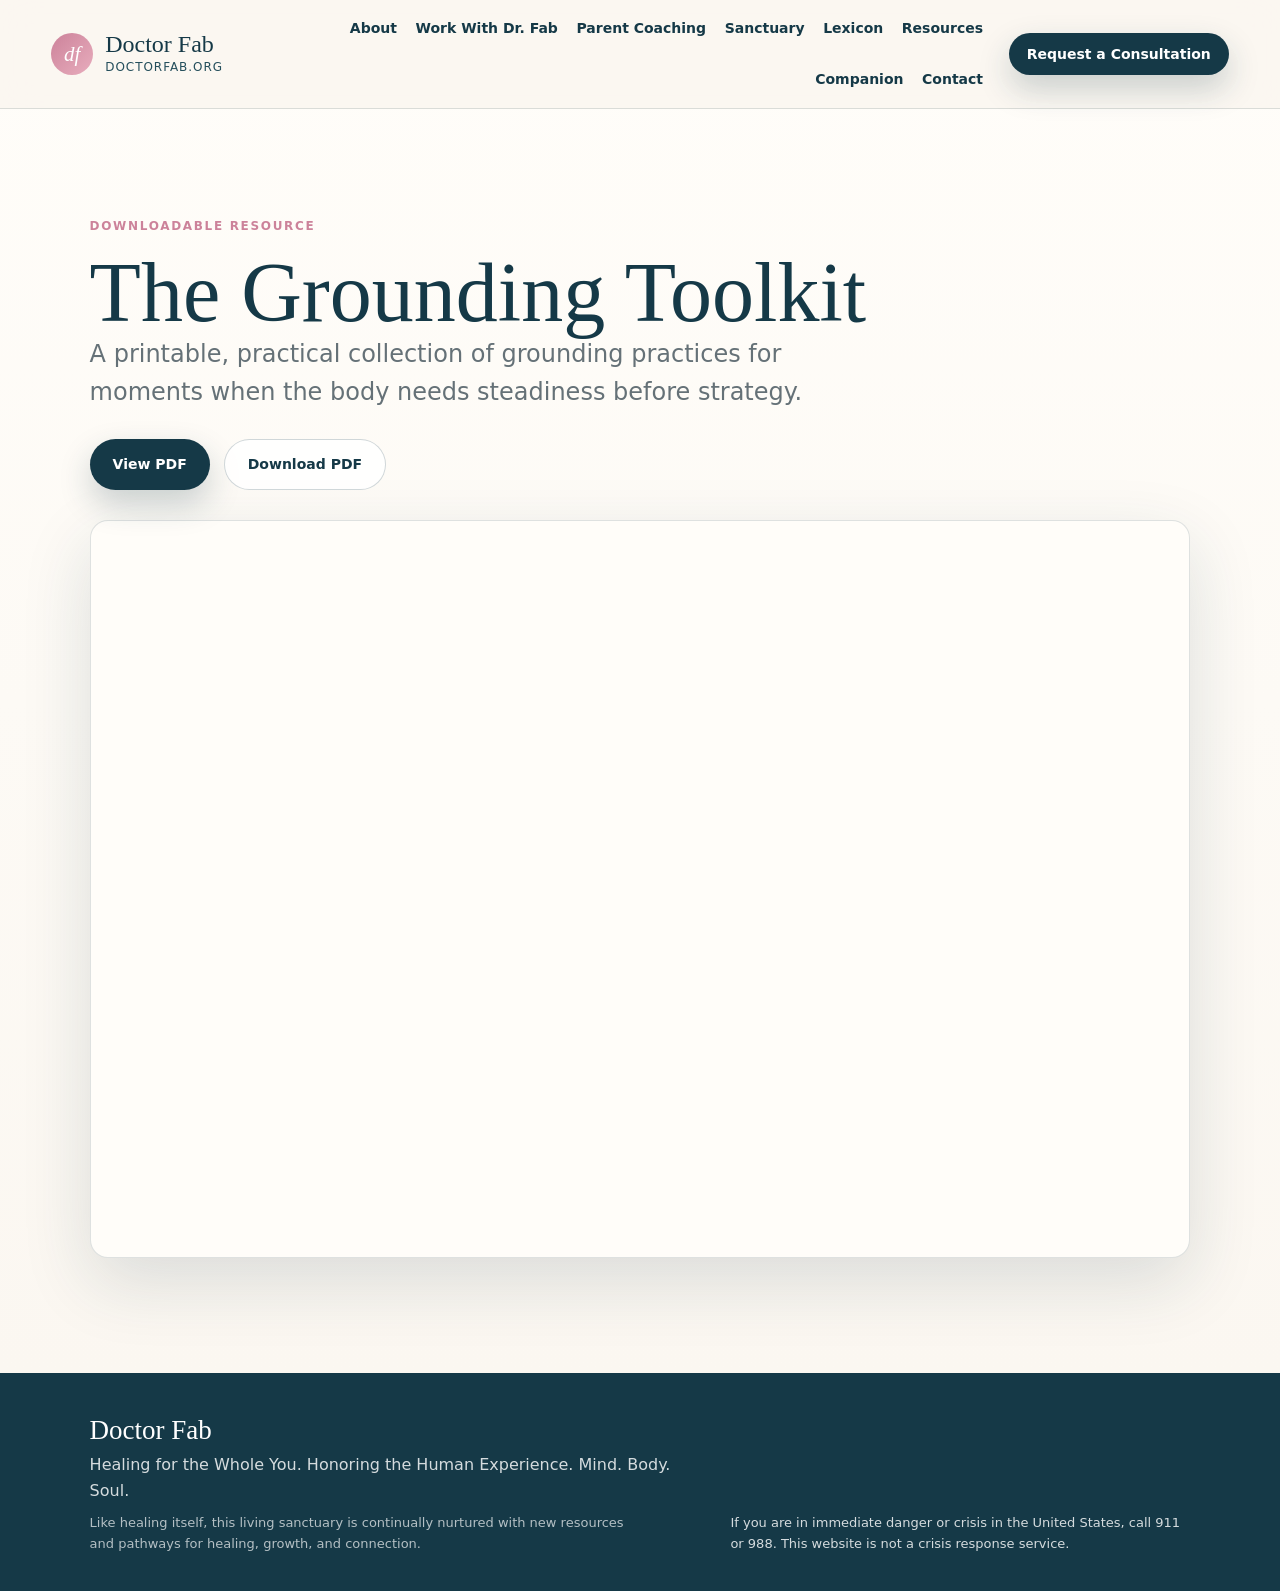
<file: resources/grounding-toolkit.html>
<!doctype html>
<html lang="en">
  <head>
    <meta charset="utf-8">
    <meta name="viewport" content="width=device-width, initial-scale=1">
    <title>The Grounding Toolkit | Doctor Fab</title>
    <meta
      name="description"
      content="A Doctor Fab grounding toolkit with practical nervous system practices for overwhelmed moments."
    >
    <meta property="og:title" content="The Grounding Toolkit | Doctor Fab">
    <meta
      property="og:description"
      content="Practical grounding practices for overwhelmed moments, from Doctor Fab's Healing Sanctuary."
    >
    <meta property="og:image" content="https://doctorfab.org/assets/generated/doctorfab-hero-coastal.jpg">
    <meta name="theme-color" content="#153947">
    <link rel="canonical" href="https://doctorfab.org/resources/grounding-toolkit.html">
    <link rel="icon" href="../assets/favicon.svg" type="image/svg+xml">
    <link rel="stylesheet" href="../styles.css">
  </head>
  <body>
    <a class="skip-link" href="#resource-main">Skip to content</a>
    <header class="site-header">
      <a class="brand" href="../index.html#home" aria-label="Doctor Fab home">
        <span class="brand-mark">df</span>
        <span>
          <strong>Doctor Fab</strong>
          <small>doctorfab.org</small>
        </span>
      </a>
      <div class="header-actions">
        <nav class="nav" aria-label="Main navigation">
          <a href="../index.html#about">About</a>
          <a href="../index.html#work">Work With Dr. Fab</a>
          <a href="../autism-parent-coaching.html">Parent Coaching</a>
          <a href="../sanctuary.html">Sanctuary</a>
          <a href="../lexicon.html">Lexicon</a>
          <a href="../resources.html">Resources</a>
          <a href="../sanctuary.html#companion">Companion</a>
          <a href="../index.html#contact">Contact</a>
        </nav>
        <a class="header-cta" href="../index.html#pathway" aria-label="Request a consultation">
          <span class="header-cta-full">Request a Consultation</span>
          <span class="header-cta-short">Start Here</span>
        </a>
      </div>
    </header>

    <main id="resource-main" class="resource-page" tabindex="-1">
      <section class="resource-hero section-shell">
        <p class="eyebrow">Downloadable Resource</p>
        <h1>The Grounding Toolkit</h1>
        <p>
          A printable, practical collection of grounding practices for moments
          when the body needs steadiness before strategy.
        </p>
        <div class="resource-page-actions">
          <a class="button primary" href="../assets/resources/grounding-toolkit.pdf" target="_blank" rel="noopener">View PDF</a>
          <a class="button secondary" href="../assets/resources/grounding-toolkit.pdf" download>Download PDF</a>
        </div>
      </section>

      <section class="resource-viewer section-shell" aria-label="Embedded Grounding Toolkit PDF">
        <iframe
          src="../assets/resources/grounding-toolkit.pdf"
          title="The Grounding Toolkit PDF"
        ></iframe>
      </section>
    </main>

    <footer class="site-footer">
      <div>
        <strong>Doctor Fab</strong>
        <p>Healing for the Whole You. Honoring the Human Experience. Mind. Body. Soul.</p>
        <p class="fine-print footer-evolution">Like healing itself, this living sanctuary is continually nurtured with new resources and pathways for healing, growth, and connection.</p>
      </div>
      <p class="fine-print">
        If you are in immediate danger or crisis in the United States, call 911
        or 988. This website is not a crisis response service.
      </p>
    </footer>
    <script src="../site.js" defer></script>
  </body>
</html>
</file>
<file: styles.css>
:root {
  --navy: #153947;
  --navy-2: #254f5c;
  --ink: #26343a;
  --muted: #657177;
  --sea: #8fb9b7;
  --sea-soft: #e9f4f2;
  --rose: #cc829a;
  --rose-soft: #f8dfe7;
  --shell: #fbf7f1;
  --paper: #fffdf9;
  --sand: #e7d7c4;
  --line: rgba(21, 57, 71, 0.14);
  --shadow: 0 24px 70px rgba(21, 57, 71, 0.14);
  --serif: Georgia, "Times New Roman", serif;
  --sans: Inter, ui-sans-serif, system-ui, -apple-system, BlinkMacSystemFont, "Segoe UI", sans-serif;
}

/* Sanctuary of Plenty private audio page */
.sop-page {
  background:
    linear-gradient(180deg, rgba(251, 247, 241, 0.74), var(--shell) 46%),
    url("assets/sanctuary-of-plenty/cover-base-web.jpg") center top / min(1400px, 120vw) auto no-repeat;
}

.sop-hero {
  align-items: end;
  display: grid;
  gap: clamp(28px, 5vw, 72px);
  grid-template-columns: minmax(0, 1.05fr) minmax(280px, 0.78fr);
  margin: 0 auto;
  min-height: calc(100svh - 76px);
  padding: clamp(64px, 8vw, 108px) clamp(20px, 5vw, 72px) clamp(42px, 6vw, 76px);
  position: relative;
  width: min(1280px, 100%);
}

.sop-hero::before {
  background: rgba(251, 247, 241, 0.82);
  border: 1px solid rgba(21, 57, 71, 0.08);
  border-radius: 50%;
  content: "";
  height: clamp(320px, 45vw, 560px);
  left: clamp(-140px, -8vw, -40px);
  position: absolute;
  top: clamp(80px, 12vw, 160px);
  width: clamp(320px, 45vw, 560px);
  z-index: 0;
}

.sop-hero-copy,
.sop-cover {
  position: relative;
  z-index: 1;
}

.sop-hero-copy {
  max-width: 760px;
}

.sop-hero h1 {
  color: var(--navy);
  font-family: var(--serif);
  font-size: clamp(68px, 11vw, 148px);
  font-weight: 500;
  letter-spacing: -0.02em;
  line-height: 0.87;
  margin: 0;
}

.sop-lede {
  color: var(--ink);
  font-size: clamp(21px, 2.4vw, 32px);
  line-height: 1.38;
  margin: 28px 0 0;
  max-width: 700px;
}

.sop-hero-actions {
  display: flex;
  flex-wrap: wrap;
  gap: 12px;
  margin-top: 32px;
}

.sop-cover {
  margin: 0;
}

.sop-cover img {
  aspect-ratio: 1;
  border: 10px solid rgba(255, 253, 249, 0.82);
  border-radius: 8px;
  box-shadow: var(--shadow);
  height: auto;
  object-fit: cover;
  width: 100%;
}

.sop-letter {
  align-items: start;
  display: grid;
  gap: clamp(28px, 5vw, 70px);
  grid-template-columns: minmax(260px, 0.8fr) minmax(0, 1.2fr);
}

.sop-letter-copy {
  background: var(--paper);
  border: 1px solid var(--line);
  border-radius: 8px;
  box-shadow: var(--shadow);
  padding: clamp(28px, 4vw, 48px);
}

.sop-letter-copy p {
  color: var(--ink);
  font-size: 18px;
  line-height: 1.78;
  margin: 0 0 18px;
}

.sop-letter-copy .sop-signature {
  color: var(--rose);
  font-weight: 850;
  margin-bottom: 0;
}

.sop-track-list {
  display: grid;
  gap: 18px;
}

.sop-track {
  align-items: center;
  background: var(--paper);
  border: 1px solid var(--line);
  border-radius: 8px;
  box-shadow: 0 18px 48px rgba(21, 57, 71, 0.08);
  display: grid;
  gap: 20px;
  grid-template-columns: minmax(260px, 0.85fr) minmax(280px, 1fr);
  padding: clamp(20px, 3vw, 30px);
}

.sop-track span {
  color: var(--rose);
  display: block;
  font-size: 13px;
  font-weight: 900;
  letter-spacing: 0.12em;
  margin-bottom: 8px;
  text-transform: uppercase;
}

.sop-track h3 {
  color: var(--navy);
  font-family: var(--serif);
  font-size: clamp(26px, 3vw, 40px);
  font-weight: 500;
  line-height: 1;
  margin: 0 0 10px;
}

.sop-track p {
  color: var(--muted);
  font-size: 16px;
  line-height: 1.55;
  margin: 0;
}

.sop-track audio {
  min-height: 42px;
  width: 100%;
}

.sop-closing {
  align-items: start;
  background: var(--navy);
  border-radius: 8px;
  color: #fff;
  display: grid;
  gap: clamp(22px, 4vw, 60px);
  grid-template-columns: minmax(260px, 0.82fr) minmax(0, 1.18fr);
  margin-bottom: clamp(40px, 7vw, 90px);
  padding-bottom: clamp(32px, 5vw, 58px);
  padding-top: clamp(32px, 5vw, 58px);
}

.sop-closing h2,
.sop-closing .eyebrow,
.sop-closing p {
  color: #fff;
}

.sop-closing p {
  font-size: 18px;
  line-height: 1.72;
  margin: 0;
}

@media (max-width: 860px) {
  .sop-hero,
  .sop-letter,
  .sop-track,
  .sop-closing {
    grid-template-columns: 1fr;
  }

  .sop-hero {
    align-items: start;
    min-height: auto;
    padding-top: 48px;
  }

  .sop-cover {
    max-width: 560px;
  }
}

@media (max-width: 620px) {
  .sop-hero h1 {
    font-size: clamp(52px, 18vw, 76px);
  }

  .sop-lede {
    font-size: 19px;
  }

  .sop-track {
    padding: 20px;
  }
}

* {
  box-sizing: border-box;
}

html {
  scroll-behavior: auto;
}

body {
  margin: 0;
  background: var(--shell);
  color: var(--ink);
  font-family: var(--sans);
  line-height: 1.6;
  overflow-x: hidden;
}

body.contact-modal-open {
  overflow: hidden;
}

img {
  display: block;
  max-width: 100%;
}

a {
  color: inherit;
  text-decoration: none;
}

main:focus {
  outline: none;
}

section[id] {
  scroll-margin-top: 104px;
}

#feeling-words {
  scroll-margin-top: 104px;
}

.sr-only {
  clip: rect(0, 0, 0, 0);
  border: 0;
  height: 1px;
  margin: -1px;
  overflow: hidden;
  padding: 0;
  position: absolute;
  white-space: nowrap;
  width: 1px;
}

.skip-link {
  background: var(--navy);
  border-radius: 999px;
  box-shadow: 0 12px 28px rgba(21, 57, 71, 0.22);
  color: #fff;
  font-weight: 800;
  left: 18px;
  outline-offset: 4px;
  padding: 10px 14px;
  position: fixed;
  top: 12px;
  transition: transform 180ms ease;
  z-index: 100;
}

.skip-link:not(:focus):not(:focus-visible) {
  clip: rect(0, 0, 0, 0);
  clip-path: inset(50%);
  height: 1px;
  overflow: hidden;
  position: absolute;
  white-space: nowrap;
  width: 1px;
}

.skip-link:focus {
  clip: auto;
  clip-path: none;
  height: auto;
  transform: none;
  width: auto;
}

.site-header {
  align-items: center;
  backdrop-filter: blur(18px);
  background: rgba(251, 247, 241, 0.9);
  border-bottom: 1px solid var(--line);
  display: flex;
  gap: clamp(20px, 3vw, 38px);
  justify-content: space-between;
  left: 0;
  min-height: 76px;
  padding: 12px clamp(20px, 4vw, 60px);
  position: sticky;
  right: 0;
  top: 0;
  z-index: 20;
}

.brand {
  align-items: center;
  display: flex;
  gap: 12px;
  min-width: max-content;
}

.brand-mark {
  align-items: center;
  background: linear-gradient(135deg, var(--rose), #e8adbd);
  border-radius: 50%;
  color: #fff;
  display: inline-flex;
  font-family: var(--serif);
  font-size: 21px;
  font-style: italic;
  height: 42px;
  justify-content: center;
  line-height: 1;
  width: 42px;
}

.brand strong {
  color: var(--navy);
  display: block;
  font-family: var(--serif);
  font-size: 24px;
  font-weight: 500;
  line-height: 1.1;
}

.brand small {
  color: var(--navy-2);
  display: block;
  font-size: 12px;
  letter-spacing: 0.08em;
  text-transform: uppercase;
}

.header-actions {
  align-items: center;
  display: flex;
  flex: 1;
  gap: clamp(16px, 2vw, 28px);
  justify-content: flex-end;
  min-width: 0;
}

.nav {
  align-items: center;
  display: flex;
  flex-wrap: wrap;
  gap: clamp(12px, 1.45vw, 21px);
  justify-content: flex-end;
}

.nav a {
  color: var(--navy);
  font-size: 14px;
  font-weight: 800;
  line-height: 1.2;
  padding: 8px 0;
  white-space: nowrap;
}

.nav a:hover,
.nav a[aria-current="page"],
.mobile-nav-panel a:hover,
.mobile-nav-panel a[aria-current="page"],
.text-link:hover {
  color: var(--rose);
}

.brand:focus-visible,
.nav a:focus-visible,
.mobile-nav summary:focus-visible,
.mobile-nav-panel a:focus-visible,
.button:focus-visible,
.header-cta:focus-visible,
.text-link:focus-visible,
.contact-direct a:focus-visible,
.hero-paths a:focus-visible,
.orientation-panel a:focus-visible,
.focus-list button:focus-visible,
.sanctuary-tools button:focus-visible,
.sanctuary-drops button:focus-visible,
.lexicon-filters button:focus-visible,
.lexicon-grid button:focus-visible,
.pathway-options button:focus-visible,
.pathway-form input:focus-visible,
.pathway-form textarea:focus-visible,
.coaching-faq summary:focus-visible,
.contact-modal-close:focus-visible {
  outline: 3px solid rgba(204, 130, 154, 0.45);
  outline-offset: 4px;
}

.header-cta,
.button {
  align-items: center;
  border: 0;
  border-radius: 999px;
  cursor: pointer;
  display: inline-flex;
  font-size: 14px;
  font-weight: 850;
  justify-content: center;
  min-height: 48px;
  padding: 13px 23px;
  transition: background 180ms ease, box-shadow 180ms ease, color 180ms ease, transform 180ms ease;
}

.header-cta {
  background: var(--navy);
  color: #fff;
  min-height: 42px;
  min-width: max-content;
  padding: 10px 18px;
}

.button:hover,
.header-cta:hover {
  transform: translateY(-2px);
}

.button.primary,
.header-cta {
  background: var(--navy);
  box-shadow: 0 14px 32px rgba(21, 57, 71, 0.22);
  color: #fff;
}

.header-cta-full,
.header-cta-short {
  display: inline-block;
}

.header-cta-short {
  display: none;
}

.mobile-nav {
  display: none;
  position: relative;
}

.mobile-nav summary {
  align-items: center;
  background: rgba(255, 255, 255, 0.82);
  border: 1px solid rgba(21, 57, 71, 0.2);
  border-radius: 999px;
  color: var(--navy);
  cursor: pointer;
  display: inline-flex;
  font-size: 13px;
  font-weight: 850;
  justify-content: center;
  line-height: 1.2;
  list-style: none;
  min-height: 42px;
  padding: 10px 16px;
}

.mobile-nav summary::-webkit-details-marker {
  display: none;
}

.mobile-nav-panel {
  background: rgba(255, 255, 255, 0.96);
  border: 1px solid rgba(21, 57, 71, 0.14);
  border-radius: 18px;
  box-shadow: 0 24px 54px rgba(21, 57, 71, 0.18);
  display: grid;
  gap: 2px;
  min-width: 230px;
  padding: 12px;
  position: absolute;
  right: 0;
  top: calc(100% + 10px);
  z-index: 30;
}

.mobile-nav-panel a {
  border-radius: 12px;
  color: var(--navy);
  display: block;
  font-size: 14px;
  font-weight: 850;
  line-height: 1.2;
  padding: 12px 14px;
}

.button.secondary {
  background: rgba(255, 255, 255, 0.82);
  border: 1px solid rgba(21, 57, 71, 0.2);
  color: var(--navy);
}

.button.light {
  background: #fff;
  color: var(--navy);
}

.button.full {
  width: 100%;
}

.hero {
  align-items: center;
  background: var(--shell);
  display: grid;
  min-height: clamp(620px, calc(78svh - 76px), 700px);
  overflow: hidden;
  padding: clamp(38px, 5vw, 64px) clamp(22px, 7vw, 104px);
  position: relative;
}

.hero::before {
  background: linear-gradient(90deg, rgba(251, 247, 241, 0.99) 0%, rgba(251, 247, 241, 0.92) 34%, rgba(251, 247, 241, 0.26) 54%, rgba(251, 247, 241, 0) 70%);
  content: "";
  inset: 0;
  pointer-events: none;
  position: absolute;
  z-index: 1;
}

.hero-image {
  height: 100%;
  inset: 0;
  object-fit: cover;
  object-position: center;
  position: absolute;
  width: 100%;
  z-index: 0;
}

.hero-copy {
  max-width: 670px;
  min-width: 0;
  position: relative;
  width: 100%;
  z-index: 2;
}

.eyebrow {
  color: var(--rose);
  font-size: 12px;
  font-weight: 900;
  letter-spacing: 0.14em;
  margin: 0 0 16px;
  text-transform: uppercase;
}

h1,
h2,
h3,
p {
  margin-top: 0;
}

h1,
h2 {
  color: var(--navy);
  font-family: var(--serif);
  font-weight: 500;
  letter-spacing: 0;
  line-height: 1.02;
  text-wrap: balance;
}

h1 {
  font-size: clamp(54px, 7.4vw, 112px);
  margin-bottom: 26px;
  max-width: 760px;
}

h2 {
  font-size: clamp(36px, 4.4vw, 68px);
  margin-bottom: 22px;
}

h3 {
  color: var(--navy);
  font-family: var(--serif);
  font-size: 27px;
  font-weight: 500;
  line-height: 1.12;
  margin-bottom: 13px;
}

.hero-lede {
  color: #31454e;
  font-size: clamp(19px, 1.7vw, 23px);
  max-width: 620px;
}

.hero-actions {
  display: flex;
  flex-wrap: wrap;
  gap: 14px;
  margin-top: 34px;
}

.hero-paths {
  align-items: center;
  color: var(--navy);
  display: flex;
  flex-wrap: wrap;
  font-size: 13px;
  font-weight: 900;
  gap: 10px;
  margin-top: 28px;
}

.hero-paths a {
  background: rgba(255, 255, 255, 0.72);
  border: 1px solid rgba(204, 130, 154, 0.26);
  border-radius: 999px;
  padding: 8px 12px;
  transition: border 180ms ease, color 180ms ease, transform 180ms ease;
}

.hero-paths a:hover {
  border-color: rgba(204, 130, 154, 0.58);
  color: var(--rose);
  transform: translateY(-1px);
}

.section-shell {
  padding: clamp(76px, 9vw, 132px) clamp(22px, 7vw, 112px);
}

.opening {
  background:
    linear-gradient(180deg, var(--paper), #fff 54%, #fdf2f5);
  display: grid;
  gap: clamp(34px, 7vw, 92px);
  grid-template-columns: minmax(0, 0.9fr) minmax(280px, 0.65fr);
}

.section-rule {
  border-top: 1px solid var(--line);
  padding-top: 32px;
}

.opening-copy {
  color: var(--muted);
  font-size: 18px;
}

.opening-copy p:last-child {
  margin-bottom: 0;
}

.orientation-panel {
  display: grid;
  gap: 10px;
  margin-top: 28px;
}

.orientation-panel article {
  align-items: center;
  background: rgba(255, 255, 255, 0.76);
  border: 1px solid var(--line);
  border-radius: 8px;
  display: grid;
  gap: 10px;
  grid-template-columns: 42px minmax(0, 1fr) max-content;
  padding: 14px 16px;
}

.orientation-panel span {
  color: var(--rose);
  font-size: 12px;
  font-weight: 900;
  letter-spacing: 0.12em;
}

.orientation-panel strong {
  color: var(--navy);
  font-family: var(--serif);
  font-size: 21px;
  font-weight: 500;
  line-height: 1.1;
}

.orientation-panel a {
  border-bottom: 1px solid currentColor;
  color: var(--navy);
  font-size: 13px;
  font-weight: 850;
  padding-bottom: 2px;
}

.section-intro {
  display: grid;
  gap: 24px;
  grid-template-columns: minmax(160px, 0.28fr) minmax(0, 0.72fr);
  margin-bottom: 44px;
}

.section-intro p:not(.eyebrow) {
  align-self: end;
  color: var(--muted);
  font-size: 18px;
  max-width: 650px;
}

.section-intro.compact {
  display: block;
  max-width: 820px;
}

.work {
  background: #fff;
}

.offer-grid {
  display: grid;
  gap: 18px;
  grid-template-columns: repeat(3, minmax(0, 1fr));
}

.offer-card {
  background: linear-gradient(180deg, #fff, #fff8fa);
  border: 1px solid rgba(21, 57, 71, 0.12);
  border-radius: 8px;
  box-shadow: 0 18px 44px rgba(21, 57, 71, 0.08);
  display: flex;
  flex-direction: column;
  min-height: 520px;
  padding: 30px;
}

.offer-card.featured {
  background: linear-gradient(180deg, var(--navy), var(--navy-2));
  color: #fff;
}

.offer-card.featured h3,
.offer-card.featured p,
.offer-card.featured li,
.offer-card.featured .offer-number {
  color: #fff;
}

.offer-number {
  color: var(--rose);
  display: block;
  font-size: 12px;
  font-weight: 900;
  letter-spacing: 0.14em;
  margin-bottom: 36px;
}

.offer-card p,
.focus-list p,
.lexicon-grid p,
.contact-panel p {
  color: var(--muted);
  font-size: 15px;
}

.offer-card.featured p {
  color: rgba(255, 255, 255, 0.82);
}

.offer-card .offer-fit {
  background: rgba(143, 185, 183, 0.12);
  border: 1px solid rgba(143, 185, 183, 0.22);
  border-radius: 8px;
  color: var(--navy);
  font-size: 13px;
  font-weight: 850;
  margin: 0 0 22px;
  padding: 12px 14px;
}

.offer-card.featured .offer-fit {
  background: rgba(255, 255, 255, 0.1);
  border-color: rgba(255, 255, 255, 0.2);
  color: #fff;
}

.offer-card ul {
  display: grid;
  gap: 9px;
  list-style: none;
  margin: 18px 0 30px;
  padding: 0;
}

.offer-card li {
  border-top: 1px solid rgba(21, 57, 71, 0.14);
  color: var(--navy);
  font-size: 14px;
  font-weight: 850;
  padding-top: 9px;
}

.offer-card.featured li {
  border-color: rgba(255, 255, 255, 0.24);
}

.offer-card .button {
  margin-top: auto;
}

.about {
  align-items: center;
  background: linear-gradient(135deg, #f8e8ee, #fff 48%, var(--sea-soft));
  display: grid;
  gap: clamp(36px, 7vw, 96px);
  grid-template-columns: minmax(280px, 0.58fr) minmax(0, 0.8fr);
  padding: clamp(76px, 9vw, 132px) clamp(22px, 7vw, 112px);
}

.about-image {
  border: 7px solid #fff;
  border-radius: 8px;
  box-shadow: var(--shadow);
  overflow: hidden;
}

.about-image img {
  aspect-ratio: 4 / 5;
  height: 100%;
  object-fit: cover;
  width: 100%;
}

.about-copy {
  max-width: 760px;
}

.clinical-lens {
  display: flex;
  flex-wrap: wrap;
  gap: 10px;
  margin-top: 26px;
}

.clinical-lens span {
  background: rgba(255, 255, 255, 0.74);
  border: 1px solid rgba(21, 57, 71, 0.14);
  border-radius: 999px;
  color: var(--navy);
  font-size: 13px;
  font-weight: 850;
  padding: 8px 12px;
}

.about-copy p,
.sanctuary-copy p,
.companion-copy p,
.resources-copy p,
.contact-copy p {
  color: var(--muted);
  font-size: 18px;
}

.focus {
  background:
    linear-gradient(90deg, rgba(204, 130, 154, 0.08) 1px, transparent 1px),
    linear-gradient(rgba(143, 185, 183, 0.08) 1px, transparent 1px),
    var(--paper);
  background-size: 80px 80px;
}

.focus-list {
  display: grid;
  gap: 1px;
  grid-template-columns: repeat(4, minmax(0, 1fr));
}

.focus-list article,
.lexicon-grid article {
  background: rgba(255, 255, 255, 0.86);
  border: 1px solid var(--line);
  border-radius: 8px;
  box-shadow: 0 14px 36px rgba(21, 57, 71, 0.06);
  display: flex;
  flex-direction: column;
  min-height: 255px;
  padding: 26px;
}

.focus-list button,
.lexicon-grid button,
.sanctuary-tools button,
.lexicon-filters button {
  font: inherit;
}

.focus-list button,
.lexicon-grid button {
  background: transparent;
  border: 0;
  border-bottom: 1px solid currentColor;
  color: var(--navy);
  cursor: pointer;
  font-size: 13px;
  font-weight: 850;
  margin-top: auto;
  padding: 0 0 5px;
  width: max-content;
}

.focus-list button:hover,
.lexicon-grid button:hover {
  color: var(--rose);
}

.focus-list article.is-selected {
  border-color: rgba(204, 130, 154, 0.52);
  box-shadow: 0 18px 44px rgba(204, 130, 154, 0.12);
}

.care-result {
  background: var(--navy);
  border-radius: 8px;
  box-shadow: var(--shadow);
  color: rgba(255, 255, 255, 0.82);
  margin-top: 18px;
  max-width: 760px;
  padding: 24px 26px;
}

.care-result span,
.sanctuary-practice span,
.lexicon-detail span {
  color: var(--rose);
  display: block;
  font-size: 12px;
  font-weight: 900;
  letter-spacing: 0.12em;
  margin-bottom: 8px;
  text-transform: uppercase;
}

.care-result h3 {
  color: #fff;
  margin-bottom: 8px;
}

.care-result p {
  margin-bottom: 0;
}

.sanctuary {
  align-items: center;
  background: linear-gradient(180deg, #fdf2f5, #fff);
  display: grid;
  gap: clamp(34px, 7vw, 100px);
  grid-template-columns: minmax(0, 0.7fr) minmax(320px, 0.9fr);
}

.sanctuary-copy {
  max-width: 720px;
}

.sanctuary-image {
  border: 7px solid #fff;
  border-radius: 8px;
  box-shadow: var(--shadow);
  overflow: hidden;
}

.sanctuary-image img {
  aspect-ratio: 16 / 10;
  object-fit: cover;
  width: 100%;
}

.sanctuary-library {
  background: rgba(255, 253, 249, 0.9);
  border: 1px solid var(--line);
  border-radius: 8px;
  box-shadow: 0 18px 48px rgba(21, 57, 71, 0.08);
  display: grid;
  gap: 20px;
  grid-column: 1 / -1;
  grid-template-columns: minmax(240px, 0.55fr) minmax(0, 1fr);
  padding: clamp(24px, 4vw, 36px);
}

.sanctuary-library-header h3 {
  margin-bottom: 0;
}

.sanctuary-tools {
  display: grid;
  gap: 10px;
}

.sanctuary-tools button {
  background: #fff;
  border: 1px solid rgba(21, 57, 71, 0.16);
  border-radius: 8px;
  color: var(--ink);
  cursor: pointer;
  display: grid;
  gap: 4px;
  padding: 16px;
  text-align: left;
}

.sanctuary-tools button[aria-pressed="true"] {
  background: var(--navy);
  border-color: var(--navy);
  color: #fff;
}

.sanctuary-tools button span {
  color: var(--rose);
  font-size: 12px;
  font-weight: 900;
  letter-spacing: 0.12em;
}

.sanctuary-tools button strong {
  font-family: var(--serif);
  font-size: 22px;
  font-weight: 500;
  line-height: 1.1;
}

.sanctuary-tools button small {
  color: var(--muted);
  font-size: 13px;
  font-weight: 750;
}

.sanctuary-tools button[aria-pressed="true"] small {
  color: rgba(255, 255, 255, 0.76);
}

.sanctuary-practice {
  background: #fff;
  border: 1px solid rgba(204, 130, 154, 0.22);
  border-radius: 8px;
  padding: 24px;
}

.sanctuary-practice h3 {
  margin-bottom: 18px;
}

.sanctuary-practice ol {
  color: var(--muted);
  display: grid;
  gap: 10px;
  margin: 0;
  padding-left: 22px;
}

.sanctuary-drops {
  display: grid;
  gap: 12px;
  grid-column: 1 / -1;
  grid-template-columns: repeat(3, minmax(0, 1fr));
}

.sanctuary-drops article {
  background: linear-gradient(180deg, #fff, var(--paper));
  border: 1px solid rgba(21, 57, 71, 0.12);
  border-radius: 8px;
  display: flex;
  flex-direction: column;
  min-height: 210px;
  padding: 22px;
}

.sanctuary-drops span {
  color: var(--rose);
  font-size: 12px;
  font-weight: 900;
  letter-spacing: 0.12em;
  margin-bottom: 20px;
  text-transform: uppercase;
}

.sanctuary-drops p {
  color: var(--muted);
  font-size: 15px;
}

.sanctuary-drops button {
  background: transparent;
  border: 0;
  border-bottom: 1px solid currentColor;
  color: var(--navy);
  cursor: pointer;
  font: inherit;
  font-size: 13px;
  font-weight: 850;
  margin-top: auto;
  padding: 0 0 5px;
  width: max-content;
}

.sanctuary-drops button:hover {
  color: var(--rose);
}

.companion {
  align-items: start;
  background:
    linear-gradient(120deg, rgba(143, 185, 183, 0.18), transparent 32%),
    linear-gradient(180deg, #fff, #fff7fa 64%, var(--shell));
  display: grid;
  gap: clamp(34px, 6vw, 88px);
  grid-template-columns: minmax(0, 0.72fr) minmax(340px, 0.88fr);
}

.companion-copy {
  max-width: 740px;
  position: sticky;
  top: 118px;
}

.companion-safety {
  background: rgba(255, 255, 255, 0.76);
  border: 1px solid rgba(204, 130, 154, 0.3);
  border-left: 5px solid var(--rose);
  border-radius: 8px;
  color: var(--navy);
  display: grid;
  gap: 6px;
  margin-top: 28px;
  padding: 18px 20px;
}

.companion-safety strong {
  font-family: var(--serif);
  font-size: 22px;
  font-weight: 500;
}

.companion-safety span {
  color: var(--muted);
  font-size: 15px;
}

.companion-tool {
  background: rgba(255, 253, 249, 0.96);
  border: 1px solid var(--line);
  border-radius: 8px;
  box-shadow: var(--shadow);
  overflow: hidden;
}

.companion-tool-header {
  align-items: start;
  background: linear-gradient(135deg, var(--navy), var(--navy-2));
  color: #fff;
  display: flex;
  gap: 18px;
  justify-content: space-between;
  padding: 26px 28px 24px;
}

.companion-tool-kicker,
.companion-session-note,
.companion-message-label,
.companion-counter,
.companion-status,
.companion-helper {
  font-size: 12px;
  font-weight: 850;
}

.companion-tool-kicker,
.companion-session-note,
.companion-message-label,
.companion-counter {
  letter-spacing: 0.08em;
  text-transform: uppercase;
}

.companion-tool-header h3 {
  color: #fff;
  font-size: clamp(28px, 3vw, 40px);
  margin: 6px 0 0;
}

.companion-session-note {
  border: 1px solid rgba(255, 255, 255, 0.28);
  border-radius: 999px;
  color: rgba(255, 255, 255, 0.82);
  min-width: max-content;
  padding: 7px 10px;
}

.companion-messages {
  display: grid;
  gap: 14px;
  max-height: 430px;
  min-height: 250px;
  overflow-y: auto;
  padding: 24px 28px 10px;
  scroll-behavior: smooth;
}

.companion-message {
  border: 1px solid rgba(21, 57, 71, 0.1);
  border-radius: 8px;
  max-width: 88%;
  padding: 16px 17px;
}

.companion-message p {
  font-size: 15px;
  margin-bottom: 0;
  white-space: pre-line;
}

.companion-message-label {
  color: var(--rose);
  display: block;
  margin-bottom: 6px;
}

.companion-message.is-guide {
  background: var(--sea-soft);
  justify-self: start;
}

.companion-message.is-user {
  background: #fff7fa;
  justify-self: end;
}

.companion-message.is-crisis {
  background: #fff;
  border-color: rgba(204, 130, 154, 0.48);
  box-shadow: 0 12px 28px rgba(204, 130, 154, 0.14);
}

.companion-prompts {
  display: grid;
  gap: 10px;
  grid-template-columns: repeat(3, minmax(0, 1fr));
  padding: 14px 28px 20px;
}

.companion-prompts button {
  background: #fff;
  border: 1px solid rgba(21, 57, 71, 0.18);
  border-radius: 999px;
  color: var(--navy);
  cursor: pointer;
  font: inherit;
  font-size: 13px;
  font-weight: 850;
  min-height: 42px;
  padding: 9px 12px;
  transition: border 180ms ease, color 180ms ease, transform 180ms ease;
}

.companion-prompts button:hover,
.companion-prompts button:focus-visible {
  border-color: var(--rose);
  color: var(--rose);
  transform: translateY(-1px);
}

.companion-prompts button:disabled {
  cursor: wait;
  opacity: 0.65;
  transform: none;
}

.companion-form {
  border-top: 1px solid var(--line);
  padding: 22px 28px 26px;
}

.companion-form textarea {
  background: #fff;
  border: 1px solid rgba(21, 57, 71, 0.2);
  border-radius: 8px;
  color: var(--ink);
  display: block;
  font: inherit;
  min-height: 128px;
  outline: none;
  padding: 14px 15px;
  resize: vertical;
  width: 100%;
}

.companion-form textarea:focus {
  border-color: var(--rose);
  box-shadow: 0 0 0 4px rgba(204, 130, 154, 0.14);
}

.companion-form textarea:disabled {
  background: #f7f2ee;
  cursor: wait;
}

.companion-helper {
  color: var(--muted);
  margin: 9px 0 0;
}

.companion-form-footer {
  align-items: center;
  display: flex;
  gap: 14px;
  justify-content: space-between;
  margin-top: 16px;
}

.companion-counter {
  color: var(--muted);
}

.companion-counter.is-near-limit {
  color: var(--rose);
}

.companion-send {
  min-width: 118px;
}

.companion-send:disabled {
  cursor: wait;
  opacity: 0.7;
  transform: none;
}

.companion-status {
  color: var(--muted);
  margin: 12px 0 0;
  min-height: 20px;
}

.resources {
  display: grid;
  min-height: 650px;
  overflow: hidden;
  position: relative;
}

.resources::after {
  background:
    linear-gradient(90deg, rgba(21, 57, 71, 0.96), rgba(21, 57, 71, 0.76) 42%, rgba(21, 57, 71, 0.16));
  content: "";
  inset: 0;
  position: absolute;
}

.resources img {
  height: 100%;
  inset: 0;
  object-fit: cover;
  position: absolute;
  width: 100%;
}

.resources-copy {
  align-self: center;
  color: #fff;
  max-width: 650px;
  padding: clamp(76px, 9vw, 132px) clamp(22px, 7vw, 112px);
  position: relative;
  z-index: 1;
}

.resources-copy h2,
.resources-copy .eyebrow,
.resources-copy p {
  color: #fff;
}

.resources-copy p {
  color: rgba(255, 255, 255, 0.78);
}

.resource-actions {
  display: flex;
  flex-wrap: wrap;
  gap: 14px;
  margin-top: 10px;
}

.text-link {
  border-bottom: 1px solid currentColor;
  display: inline-block;
  font-weight: 850;
  margin-top: 10px;
  padding-bottom: 6px;
}

.downloadable-resources {
  background: rgba(255, 255, 255, 0.12);
  border: 1px solid rgba(255, 255, 255, 0.24);
  border-radius: 18px;
  margin-top: 34px;
  padding: 22px;
}

.downloadable-kicker {
  font-size: 12px;
  font-weight: 850;
  letter-spacing: 0.14em;
  margin: 0 0 8px;
  text-transform: uppercase;
}

.downloadable-note {
  font-size: 14px;
  line-height: 1.6;
  margin: 0 0 18px;
}

.downloadable-grid {
  display: grid;
  gap: 12px;
  grid-template-columns: repeat(2, minmax(0, 1fr));
}

.downloadable-grid article {
  background: rgba(255, 255, 255, 0.88);
  border: 1px solid rgba(255, 255, 255, 0.34);
  border-radius: 14px;
  color: var(--navy);
  padding: 16px;
}

.downloadable-grid span {
  color: var(--rose);
  display: block;
  font-size: 11px;
  font-weight: 850;
  letter-spacing: 0.14em;
  margin-bottom: 8px;
  text-transform: uppercase;
}

.downloadable-grid h3 {
  color: var(--navy);
  font-family: var(--serif);
  font-size: 21px;
  font-weight: 500;
  line-height: 1.15;
  margin: 0 0 8px;
}

.downloadable-grid p {
  color: var(--muted);
  font-size: 14px;
  line-height: 1.55;
  margin: 0 0 12px;
}

.downloadable-grid div {
  display: flex;
  flex-wrap: wrap;
  gap: 10px 14px;
}

.downloadable-grid a {
  border-bottom: 1px solid currentColor;
  color: var(--navy);
  font-size: 13px;
  font-weight: 850;
  padding-bottom: 3px;
}

.resource-page {
  background:
    linear-gradient(180deg, rgba(255, 253, 249, 0.94), rgba(251, 247, 241, 1));
}

.resource-hero {
  padding-bottom: 30px;
  padding-top: clamp(64px, 9vw, 108px);
}

.resource-hero h1 {
  color: var(--navy);
  font-family: var(--serif);
  font-size: clamp(42px, 7vw, 84px);
  font-weight: 500;
  line-height: 0.98;
  margin: 0;
  max-width: 820px;
}

.resource-hero p:not(.eyebrow) {
  color: var(--muted);
  font-size: clamp(18px, 2.2vw, 24px);
  max-width: 720px;
}

.resource-page-actions {
  display: flex;
  flex-wrap: wrap;
  gap: 14px;
  margin-top: 28px;
}

.resource-viewer {
  padding-top: 0;
}

.resource-viewer iframe {
  background: var(--paper);
  border: 1px solid var(--line);
  border-radius: 18px;
  box-shadow: var(--shadow);
  display: block;
  height: min(82vh, 920px);
  width: 100%;
}

.lexicon {
  background: #fff;
}

.lexicon-tools {
  align-items: center;
  display: flex;
  flex-wrap: wrap;
  gap: 12px;
  justify-content: space-between;
  margin-bottom: 20px;
}

.lexicon-tools label {
  flex: 1 1 320px;
}

.lexicon-tools input {
  background: var(--paper);
  border: 1px solid rgba(21, 57, 71, 0.18);
  border-radius: 999px;
  color: var(--ink);
  font: inherit;
  min-height: 48px;
  outline: none;
  padding: 11px 18px;
  width: 100%;
}

.lexicon-tools input:focus {
  border-color: var(--rose);
  box-shadow: 0 0 0 4px rgba(204, 130, 154, 0.14);
}

.lexicon-filters {
  display: flex;
  flex-wrap: wrap;
  gap: 8px;
}

.lexicon-filters button {
  background: #fff;
  border: 1px solid rgba(21, 57, 71, 0.16);
  border-radius: 999px;
  color: var(--navy);
  cursor: pointer;
  font-size: 13px;
  font-weight: 850;
  min-height: 42px;
  padding: 8px 14px;
}

.lexicon-filters button[aria-pressed="true"] {
  background: var(--navy);
  border-color: var(--navy);
  color: #fff;
}

.lexicon-grid {
  display: grid;
  gap: 18px;
  grid-template-columns: repeat(2, minmax(0, 1fr));
}

.lexicon-grid article {
  min-height: 185px;
}

.lexicon-grid article.is-hidden {
  display: none;
}

.lexicon-grid article.is-selected {
  border-color: rgba(204, 130, 154, 0.52);
  box-shadow: 0 18px 44px rgba(204, 130, 154, 0.12);
}

.lexicon-detail {
  background: linear-gradient(135deg, var(--sea-soft), #fff);
  border: 1px solid rgba(143, 185, 183, 0.35);
  border-radius: 8px;
  margin-top: 18px;
  padding: 24px 26px;
}

.lexicon-detail p {
  color: var(--muted);
  font-size: 18px;
  margin-bottom: 0;
}

.lexicon-detail p + p {
  color: var(--navy);
  font-weight: 850;
  margin-top: 12px;
}

.feeling-words {
  border-top: 1px solid var(--line);
  display: grid;
  gap: 26px;
  margin-top: clamp(44px, 7vw, 84px);
  padding-top: clamp(32px, 6vw, 56px);
}

.feeling-visual {
  background:
    linear-gradient(135deg, rgba(248, 223, 231, 0.42), transparent 46%),
    var(--paper);
  border: 1px solid var(--line);
  border-radius: 8px;
  box-shadow: 0 18px 48px rgba(21, 57, 71, 0.08);
  overflow: hidden;
}

.feeling-visual img {
  height: auto;
  width: 100%;
}

.feeling-intro {
  max-width: 780px;
}

.feeling-intro p:not(.eyebrow) {
  color: var(--muted);
  font-size: 18px;
}

.feeling-category-grid {
  align-items: start;
  display: grid;
  gap: 12px;
  grid-template-columns: repeat(2, minmax(0, 1fr));
}

.feeling-category {
  background: rgba(255, 253, 249, 0.95);
  border: 1px solid var(--line);
  border-radius: 8px;
  box-shadow: 0 12px 32px rgba(21, 57, 71, 0.05);
  overflow: hidden;
}

.feeling-category summary {
  align-items: center;
  cursor: pointer;
  display: grid;
  gap: 6px;
  grid-template-columns: minmax(0, 1fr);
  list-style: none;
  padding: 18px 20px;
}

.feeling-category summary::-webkit-details-marker {
  display: none;
}

.feeling-category summary::after {
  color: var(--rose);
  content: "+";
  font-size: 24px;
  font-weight: 800;
  line-height: 1;
  position: absolute;
  right: 20px;
  top: 22px;
}

.feeling-category[open] summary::after {
  content: "-";
}

.feeling-category summary {
  position: relative;
}

.feeling-category summary span {
  color: var(--rose);
  font-size: 11px;
  font-weight: 900;
  letter-spacing: 0.12em;
  padding-right: 34px;
  text-transform: uppercase;
}

.feeling-category summary strong {
  color: var(--navy);
  font-family: var(--serif);
  font-size: 27px;
  font-weight: 500;
  line-height: 1.12;
  padding-right: 34px;
}

.feeling-tags {
  display: flex;
  flex-wrap: wrap;
  gap: 8px;
}

.feeling-category > .feeling-tags {
  border-top: 1px solid var(--line);
  padding: 16px 20px 20px;
}

.feeling-tags span {
  background: #fff;
  border: 1px solid rgba(21, 57, 71, 0.12);
  border-radius: 999px;
  color: var(--navy);
  font-size: 13px;
  font-weight: 800;
  padding: 7px 10px;
}

.feeling-subgroups {
  border-top: 1px solid var(--line);
  display: grid;
  gap: 16px;
  padding: 18px 20px 20px;
}

.feeling-subgroup + .feeling-subgroup {
  border-top: 1px solid rgba(21, 57, 71, 0.1);
  padding-top: 16px;
}

.feeling-subgroup h4 {
  color: var(--navy-2);
  font-size: 12px;
  font-weight: 900;
  letter-spacing: 0.08em;
  line-height: 1.35;
  margin: 0 0 10px;
  text-transform: uppercase;
}

.pathway {
  background:
    linear-gradient(135deg, rgba(143, 185, 183, 0.22), transparent 36%),
    linear-gradient(180deg, var(--shell), #fff);
}

.pathway-layout {
  display: grid;
  gap: 20px;
  grid-template-columns: minmax(260px, 0.44fr) minmax(0, 0.72fr);
}

.pathway-options {
  display: grid;
  gap: 10px;
}

.pathway-options button {
  background: rgba(255, 255, 255, 0.86);
  border: 1px solid rgba(21, 57, 71, 0.14);
  border-radius: 8px;
  color: var(--ink);
  cursor: pointer;
  display: grid;
  font: inherit;
  gap: 5px;
  padding: 18px;
  text-align: left;
}

.pathway-options button[aria-pressed="true"] {
  background: var(--navy);
  border-color: var(--navy);
  box-shadow: 0 18px 42px rgba(21, 57, 71, 0.18);
  color: #fff;
}

.pathway-options span,
.pathway-kicker {
  color: var(--rose);
  font-size: 12px;
  font-weight: 900;
  letter-spacing: 0.12em;
  text-transform: uppercase;
}

.pathway-options strong {
  font-family: var(--serif);
  font-size: 25px;
  font-weight: 500;
  line-height: 1.12;
}

.pathway-options small {
  color: var(--muted);
  font-size: 13px;
  font-weight: 750;
}

.pathway-options button[aria-pressed="true"] small {
  color: rgba(255, 255, 255, 0.76);
}

.pathway-form {
  background: rgba(255, 253, 249, 0.96);
  border: 1px solid var(--line);
  border-radius: 8px;
  box-shadow: var(--shadow);
  padding: clamp(24px, 4vw, 36px);
}

.pathway-kicker {
  display: block;
  margin-bottom: 9px;
}

.pathway-form h3 {
  font-size: clamp(30px, 3.6vw, 48px);
  margin-bottom: 10px;
}

.pathway-form p {
  color: var(--muted);
}

.privacy-note {
  background: rgba(255, 255, 255, 0.72);
  border: 1px solid rgba(204, 130, 154, 0.28);
  border-left: 4px solid var(--rose);
  border-radius: 8px;
  color: var(--muted);
  font-size: 14px;
  font-weight: 750;
  margin: 18px 0 0;
  max-width: 680px;
  padding: 12px 14px;
}

.pathway-fields {
  display: grid;
  gap: 14px;
  grid-template-columns: repeat(2, minmax(0, 1fr));
  margin-top: 22px;
}

.pathway-fields label {
  display: grid;
  gap: 7px;
}

.pathway-fields span {
  color: var(--navy);
  font-size: 13px;
  font-weight: 850;
}

.pathway-field-wide {
  grid-column: 1 / -1;
}

.pathway-form input,
.pathway-form textarea {
  background: #fff;
  border: 1px solid rgba(21, 57, 71, 0.18);
  border-radius: 8px;
  color: var(--ink);
  font: inherit;
  outline: none;
  padding: 13px 14px;
  width: 100%;
}

.pathway-form input {
  min-height: 48px;
}

.pathway-form textarea {
  min-height: 140px;
  resize: vertical;
}

.pathway-form input:focus,
.pathway-form textarea:focus {
  border-color: var(--rose);
  box-shadow: 0 0 0 4px rgba(204, 130, 154, 0.14);
}

.pathway-actions {
  display: flex;
  flex-wrap: wrap;
  gap: 10px;
  margin-top: 18px;
}

.pathway-status {
  color: var(--muted);
  font-size: 14px;
  font-weight: 850;
  margin: 14px 0 0;
  min-height: 22px;
}

.contact {
  align-items: center;
  background: var(--shell);
  display: grid;
  gap: clamp(30px, 7vw, 92px);
  grid-template-columns: minmax(0, 0.9fr) minmax(300px, 440px);
}

.contact-copy {
  max-width: 760px;
}

.contact-steps {
  display: grid;
  gap: 8px;
  list-style: none;
  margin: 24px 0 0;
  max-width: 440px;
  padding: 0;
}

.contact-steps li {
  border-top: 1px solid var(--line);
  color: var(--navy);
  font-size: 14px;
  font-weight: 850;
  padding-top: 8px;
}

.contact-panel {
  background: #fff;
  border: 1px solid var(--line);
  border-radius: 8px;
  box-shadow: var(--shadow);
  padding: 30px;
}

.contact-panel .button + .button {
  margin-top: 12px;
}

.contact-direct {
  color: var(--muted);
  font-size: 14px;
  margin: 18px 0 0;
  text-align: center;
}

.contact-direct a {
  border-bottom: 1px solid currentColor;
  color: var(--navy);
  font-weight: 850;
  padding-bottom: 2px;
}

.coaching-page {
  background: var(--paper);
}

.coaching-hero {
  align-items: center;
  background:
    radial-gradient(circle at 84% 14%, rgba(143, 185, 183, 0.26), transparent 28%),
    linear-gradient(135deg, var(--paper) 0%, var(--shell) 48%, var(--sea-soft) 100%);
  display: grid;
  gap: clamp(36px, 6vw, 86px);
  grid-template-columns: minmax(0, 0.82fr) minmax(320px, 0.72fr);
  min-height: calc(100svh - 76px);
  padding: clamp(64px, 8vw, 112px) clamp(22px, 7vw, 112px);
}

.coaching-hero-copy {
  max-width: 760px;
}

.coaching-hero h1 {
  font-size: clamp(48px, 6vw, 92px);
  margin-bottom: 26px;
}

.coaching-hero-copy p:not(.coaching-lede) {
  color: var(--muted);
  font-size: 18px;
  max-width: 690px;
}

.coaching-lede {
  color: var(--navy-2);
  font-size: clamp(22px, 2vw, 29px);
  line-height: 1.38;
  margin-bottom: 18px;
  max-width: 720px;
}

.coaching-actions {
  display: flex;
  flex-wrap: wrap;
  gap: 14px;
  margin-top: 34px;
}

.coaching-trust-row {
  display: flex;
  flex-wrap: wrap;
  gap: 10px;
  margin-top: 26px;
}

.coaching-trust-row span,
.coaching-tags span {
  background: rgba(255, 255, 255, 0.78);
  border: 1px solid rgba(21, 57, 71, 0.14);
  border-radius: 999px;
  color: var(--navy);
  font-size: 13px;
  font-weight: 850;
  padding: 8px 12px;
}

.coaching-hero-panel {
  display: grid;
  gap: 16px;
}

.coaching-hero-panel img {
  background: var(--paper);
  border: 1px solid var(--line);
  border-radius: 8px;
  box-shadow: var(--shadow);
  width: 100%;
}

.coaching-hero-note,
.coaching-statement,
.coaching-why-card,
.coaching-service-card,
.coaching-values-grid article,
.coaching-faq details,
.coaching-testimonial-grid article {
  border-radius: 8px;
}

.coaching-hero-note {
  background: rgba(255, 253, 249, 0.9);
  border: 1px solid var(--line);
  box-shadow: 0 18px 44px rgba(21, 57, 71, 0.08);
  display: grid;
  gap: 4px;
  padding: 18px 20px;
}

.coaching-hero-note strong {
  color: var(--navy);
  font-family: var(--serif);
  font-size: 24px;
  font-weight: 500;
  line-height: 1.12;
}

.coaching-hero-note span {
  color: var(--muted);
  font-size: 15px;
}

.coaching-about {
  background: #fff;
}

.coaching-about-layout {
  display: grid;
  gap: 20px;
  grid-template-columns: minmax(280px, 0.54fr) minmax(0, 0.86fr);
}

.coaching-statement {
  background: linear-gradient(180deg, var(--navy), var(--navy-2));
  box-shadow: var(--shadow);
  color: rgba(255, 255, 255, 0.82);
  padding: clamp(24px, 4vw, 36px);
}

.coaching-statement h3 {
  color: #fff;
  font-size: clamp(30px, 3vw, 43px);
}

.coaching-statement p {
  margin-bottom: 0;
}

.coaching-tags {
  align-content: start;
  background:
    linear-gradient(135deg, rgba(248, 223, 231, 0.44), transparent 44%),
    var(--paper);
  border: 1px solid var(--line);
  border-radius: 8px;
  display: flex;
  flex-wrap: wrap;
  gap: 10px;
  padding: clamp(22px, 4vw, 34px);
}

.coaching-why {
  align-items: center;
  background:
    linear-gradient(135deg, rgba(143, 185, 183, 0.24), transparent 42%),
    linear-gradient(180deg, var(--shell), #fff);
  display: grid;
  gap: clamp(34px, 7vw, 92px);
  grid-template-columns: minmax(0, 0.78fr) minmax(300px, 0.54fr);
}

.coaching-why-copy {
  max-width: 780px;
}

.coaching-why-copy p,
.coaching-ideal-copy p,
.coaching-closing p {
  color: var(--muted);
  font-size: 18px;
}

.coaching-why-card {
  background: #fff;
  border: 1px solid var(--line);
  box-shadow: var(--shadow);
  padding: clamp(24px, 4vw, 36px);
}

.coaching-why-card span,
.coaching-service-card span,
.coaching-testimonial-grid span {
  color: var(--rose);
  display: block;
  font-size: 12px;
  font-weight: 900;
  letter-spacing: 0.12em;
  margin-bottom: 18px;
  text-transform: uppercase;
}

.coaching-why-card ul,
.coaching-ideal-list {
  display: grid;
  gap: 10px;
  list-style: none;
  margin: 22px 0 0;
  padding: 0;
}

.coaching-why-card li,
.coaching-ideal-list li {
  border-top: 1px solid var(--line);
  color: var(--navy);
  font-size: 15px;
  font-weight: 850;
  padding-top: 10px;
}

.coaching-services {
  background: #fff;
}

.coaching-service-grid {
  display: grid;
  gap: 16px;
  grid-template-columns: repeat(4, minmax(0, 1fr));
}

.coaching-service-card {
  background: linear-gradient(180deg, #fff, #fff8fa);
  border: 1px solid rgba(21, 57, 71, 0.12);
  box-shadow: 0 16px 38px rgba(21, 57, 71, 0.07);
  display: flex;
  flex-direction: column;
  min-height: 410px;
  padding: 24px;
}

.coaching-service-card h3 {
  font-size: 25px;
}

.coaching-service-card p,
.coaching-values-grid p,
.coaching-faq p,
.coaching-testimonial-grid p {
  color: var(--muted);
  font-size: 15px;
}

.coaching-service-card dl {
  display: grid;
  gap: 6px;
  margin: auto 0 0;
}

.coaching-service-card dt {
  color: var(--rose);
  font-size: 11px;
  font-weight: 900;
  letter-spacing: 0.1em;
  margin-top: 12px;
  text-transform: uppercase;
}

.coaching-service-card dd {
  color: var(--navy);
  font-size: 14px;
  font-weight: 800;
  margin: 0;
}

.coaching-ideal {
  align-items: start;
  background: linear-gradient(135deg, var(--navy), var(--navy-2));
  color: #fff;
  display: grid;
  gap: clamp(30px, 6vw, 76px);
  grid-template-columns: minmax(0, 0.62fr) minmax(300px, 0.72fr);
}

.coaching-ideal h2,
.coaching-ideal p,
.coaching-ideal li {
  color: #fff;
}

.coaching-ideal-copy p {
  color: rgba(255, 255, 255, 0.76);
}

.coaching-ideal-list li {
  border-color: rgba(255, 255, 255, 0.22);
  color: rgba(255, 255, 255, 0.9);
}

.coaching-values {
  background:
    linear-gradient(90deg, rgba(204, 130, 154, 0.08) 1px, transparent 1px),
    linear-gradient(rgba(143, 185, 183, 0.08) 1px, transparent 1px),
    var(--paper);
  background-size: 80px 80px;
}

.coaching-values-grid {
  display: grid;
  gap: 16px;
  grid-template-columns: repeat(3, minmax(0, 1fr));
}

.coaching-values-grid article {
  background: rgba(255, 255, 255, 0.88);
  border: 1px solid var(--line);
  box-shadow: 0 14px 36px rgba(21, 57, 71, 0.06);
  min-height: 210px;
  padding: 26px;
}

.coaching-faq {
  background: #fff;
}

.coaching-faq-list {
  display: grid;
  gap: 10px;
  max-width: 980px;
}

.coaching-faq details {
  background: var(--paper);
  border: 1px solid var(--line);
  box-shadow: 0 12px 28px rgba(21, 57, 71, 0.04);
  overflow: hidden;
}

.coaching-faq summary {
  color: var(--navy);
  cursor: pointer;
  font-family: var(--serif);
  font-size: clamp(23px, 2.4vw, 31px);
  line-height: 1.15;
  list-style: none;
  padding: 21px 58px 21px 22px;
  position: relative;
}

.coaching-faq summary::-webkit-details-marker {
  display: none;
}

.coaching-faq summary::after {
  color: var(--rose);
  content: "+";
  font-family: var(--sans);
  font-size: 24px;
  font-weight: 850;
  position: absolute;
  right: 22px;
  top: 22px;
}

.coaching-faq details[open] summary::after {
  content: "-";
}

.coaching-faq details p {
  border-top: 1px solid var(--line);
  margin: 0;
  padding: 18px 22px 22px;
}

.coaching-testimonials {
  background: linear-gradient(180deg, #fff, var(--shell));
}

.coaching-testimonial-grid {
  display: grid;
  gap: 16px;
  grid-template-columns: repeat(3, minmax(0, 1fr));
}

.coaching-testimonial-grid article {
  background: rgba(255, 253, 249, 0.9);
  border: 1px solid var(--line);
  box-shadow: 0 16px 38px rgba(21, 57, 71, 0.06);
  min-height: 220px;
  padding: 28px;
}

.coaching-testimonial-grid p {
  font-family: var(--serif);
  font-size: 25px;
  line-height: 1.22;
}

.coaching-closing {
  align-items: center;
  background:
    linear-gradient(135deg, rgba(248, 223, 231, 0.58), transparent 44%),
    var(--sea-soft);
  display: grid;
  gap: clamp(28px, 5vw, 68px);
  grid-template-columns: minmax(0, 0.72fr) minmax(280px, 0.42fr);
}

.coaching-closing h2 {
  max-width: 900px;
}

.coaching-closing p {
  max-width: 760px;
}

.coaching-closing-actions {
  background: rgba(255, 253, 249, 0.92);
  border: 1px solid var(--line);
  border-radius: 8px;
  box-shadow: 0 18px 44px rgba(21, 57, 71, 0.08);
  padding: 26px;
}

.coaching-closing-actions .button + .button {
  margin-top: 12px;
}

.coaching-closing-actions p {
  color: var(--muted);
  font-size: 14px;
  margin: 18px 0 0;
  text-align: center;
}

.coaching-closing-actions a:not(.button) {
  border-bottom: 1px solid currentColor;
  color: var(--navy);
  font-weight: 850;
  padding-bottom: 2px;
}

@media (prefers-reduced-motion: no-preference) {
  .coaching-hero-panel img {
    animation: coaching-float 9s ease-in-out infinite;
  }
}

@keyframes coaching-float {
  0%,
  100% {
    transform: translateY(0);
  }

  50% {
    transform: translateY(-8px);
  }
}

.contact-modal {
  align-items: center;
  display: grid;
  inset: 0;
  padding: 22px;
  position: fixed;
  z-index: 80;
}

.contact-modal[hidden] {
  display: none;
}

.contact-modal-backdrop {
  background: rgba(21, 57, 71, 0.38);
  inset: 0;
  position: absolute;
}

.contact-modal-panel {
  background:
    linear-gradient(135deg, rgba(248, 223, 231, 0.38), transparent 42%),
    var(--paper);
  border: 1px solid var(--line);
  border-radius: 8px;
  box-shadow: 0 26px 90px rgba(21, 57, 71, 0.28);
  justify-self: center;
  max-height: min(760px, calc(100svh - 44px));
  max-width: 760px;
  overflow: auto;
  padding: clamp(24px, 4vw, 42px);
  position: relative;
  width: min(100%, 760px);
}

.contact-modal-panel:focus {
  outline: none;
}

.contact-modal-panel h2 {
  font-size: clamp(34px, 4.2vw, 56px);
  margin-bottom: 24px;
}

.contact-modal-close {
  align-items: center;
  background: #fff;
  border: 1px solid rgba(21, 57, 71, 0.16);
  border-radius: 50%;
  color: var(--navy);
  cursor: pointer;
  display: inline-flex;
  font-size: 24px;
  height: 42px;
  justify-content: center;
  line-height: 1;
  position: absolute;
  right: 18px;
  top: 18px;
  width: 42px;
}

.contact-modal-close:hover,
.contact-modal-close:focus-visible {
  border-color: var(--rose);
  color: var(--rose);
}

.contact-detail {
  border-top: 1px solid var(--line);
  display: grid;
  gap: 4px;
  padding: 14px 0;
}

.contact-detail span,
.contact-message-label {
  color: var(--rose);
  font-size: 12px;
  font-weight: 900;
  letter-spacing: 0.12em;
  text-transform: uppercase;
}

.contact-detail strong {
  color: var(--navy);
  font-size: 16px;
}

.contact-message-label {
  display: block;
  margin: 12px 0 8px;
}

.contact-modal textarea {
  background: #fff;
  border: 1px solid rgba(21, 57, 71, 0.18);
  border-radius: 8px;
  color: var(--ink);
  font: inherit;
  min-height: 180px;
  padding: 14px 15px;
  resize: vertical;
  width: 100%;
}

.contact-modal-actions {
  display: flex;
  flex-wrap: wrap;
  gap: 10px;
  margin-top: 18px;
}

.contact-modal-actions .button {
  flex: 1 1 170px;
}

.contact-modal-status {
  color: var(--muted);
  font-size: 14px;
  font-weight: 850;
  margin: 14px 0 0;
  min-height: 22px;
}

.site-footer {
  align-items: end;
  background: var(--navy);
  color: rgba(255, 255, 255, 0.82);
  display: flex;
  gap: 30px;
  justify-content: space-between;
  padding: 36px clamp(22px, 7vw, 112px);
}

.site-footer strong {
  color: #fff;
  display: block;
  font-family: var(--serif);
  font-size: 27px;
  font-weight: 500;
}

.site-footer p {
  margin-bottom: 0;
}

.fine-print {
  font-size: 13px;
  max-width: 460px;
}

.footer-evolution {
  color: rgba(255, 255, 255, 0.68);
  margin-top: 10px;
  max-width: 560px;
}

@media (max-width: 1100px) {
  .site-header {
    align-items: stretch;
    flex-direction: column;
    gap: 8px;
  }

  .header-actions {
    align-items: center;
    justify-content: space-between;
    width: 100%;
  }

  .nav {
    justify-content: flex-start;
  }

  .hero::before {
    background: linear-gradient(90deg, rgba(251, 247, 241, 0.99) 0%, rgba(251, 247, 241, 0.93) 58%, rgba(251, 247, 241, 0.46) 100%);
  }
}

@media (max-width: 900px) {
  .opening,
  .section-intro,
  .about,
  .sanctuary,
  .companion,
  .pathway-layout,
  .contact,
  .coaching-hero,
  .coaching-about-layout,
  .coaching-why,
  .coaching-ideal,
  .coaching-closing {
    grid-template-columns: 1fr;
  }

  .coaching-hero {
    min-height: auto;
  }

  .companion-copy {
    max-width: 820px;
    position: static;
  }

  .offer-grid,
  .focus-list,
  .coaching-service-grid,
  .coaching-values-grid,
  .coaching-testimonial-grid {
    grid-template-columns: repeat(2, minmax(0, 1fr));
  }

  .sanctuary-library {
    grid-template-columns: 1fr;
  }

  .offer-card {
    min-height: auto;
  }

  .coaching-service-card,
  .coaching-values-grid article {
    min-height: auto;
  }

  .feeling-category-grid {
    gap: 18px;
    grid-template-columns: 1fr;
  }

  .feeling-category summary {
    padding: 21px 24px;
  }

  .feeling-category > .feeling-tags,
  .feeling-subgroups {
    padding: 22px 24px 24px;
  }
}

@media (max-width: 720px) {
  .site-header {
    align-items: center;
    flex-direction: row;
    gap: 14px;
    min-height: auto;
  }

  .brand strong {
    font-size: 22px;
  }

  .brand small {
    font-size: 11px;
  }

  .nav {
    display: none;
  }

  .header-actions {
    align-items: center;
    display: flex;
    gap: 8px;
    width: auto;
  }

  .mobile-nav {
    display: block;
  }

  .header-cta {
    font-size: 13px;
    min-height: 42px;
    padding: 10px 16px;
  }

  .header-cta-full {
    display: none;
  }

  .header-cta-short {
    display: inline-block;
  }

  .hero {
    min-height: 760px;
    padding: 42px 20px;
  }

  .coaching-hero {
    padding: 48px 20px 64px;
  }

  .section-shell {
    padding: 68px 24px;
  }

  .hero::before {
    background: linear-gradient(180deg, rgba(251, 247, 241, 0.97) 0%, rgba(251, 247, 241, 0.91) 58%, rgba(251, 247, 241, 0.34) 100%);
  }

  .hero-image {
    object-position: 62% center;
  }

  h1 {
    font-size: clamp(46px, 13vw, 54px);
    max-width: 340px;
  }

  h2 {
    font-size: 39px;
  }

  .hero-actions,
  .hero-paths,
  .coaching-actions,
  .coaching-trust-row {
    align-items: stretch;
    flex-direction: column;
    max-width: 340px;
  }

  .coaching-actions,
  .coaching-trust-row {
    max-width: none;
  }

  .hero .eyebrow,
  .hero-lede {
    max-width: 340px;
  }

  .hero .eyebrow {
    font-size: 11px;
    letter-spacing: 0.1em;
    line-height: 1.45;
  }

  .button {
    width: 100%;
  }

  .orientation-panel article {
    align-items: flex-start;
    grid-template-columns: 1fr;
  }

  .clinical-lens,
  .resource-actions,
  .lexicon-filters,
  .contact-modal-actions {
    align-items: stretch;
    flex-direction: column;
  }

  .clinical-lens span,
  .coaching-trust-row span,
  .lexicon-filters button,
  .contact-modal-actions .button {
    width: 100%;
  }

  .contact-modal-actions .button {
    flex-basis: auto;
  }

  .offer-grid,
  .focus-list,
  .sanctuary-drops,
  .companion-prompts,
  .pathway-fields,
  .feeling-category-grid,
  .coaching-service-grid,
  .coaching-values-grid,
  .coaching-testimonial-grid,
  .downloadable-grid,
  .lexicon-grid {
    grid-template-columns: 1fr;
  }

  .sanctuary-library,
  .care-result,
  .pathway-form,
  .coaching-statement,
  .coaching-tags,
  .coaching-why-card,
  .coaching-closing-actions,
  .lexicon-detail {
    padding: 20px;
  }

  .section-intro {
    gap: 18px;
    margin-bottom: 34px;
  }

  .section-intro p:not(.eyebrow),
  .feeling-intro p:not(.eyebrow),
  .lexicon-detail p,
  .opening-copy,
  .about-copy p,
  .sanctuary-copy p,
  .companion-copy p,
  .resources-copy p,
  .contact-copy p,
  .coaching-why-copy p,
  .coaching-ideal-copy p,
  .coaching-closing p {
    font-size: 17px;
    line-height: 1.72;
  }

  .lexicon-tools {
    align-items: stretch;
    gap: 16px;
    margin-bottom: 26px;
  }

  .lexicon-tools input {
    min-height: 54px;
    padding: 13px 18px;
  }

  .lexicon-filters {
    gap: 10px;
  }

  .lexicon-filters button {
    min-height: 45px;
    padding: 10px 16px;
  }

  .lexicon-grid {
    gap: 18px;
  }

  .lexicon-grid article {
    min-height: auto;
    padding: 28px 26px;
  }

  .lexicon-grid h3,
  .focus-list h3,
  .coaching-service-card h3,
  .coaching-values-grid h3 {
    line-height: 1.18;
  }

  .feeling-words {
    gap: 30px;
    margin-top: 54px;
    padding-top: 42px;
  }

  .feeling-visual {
    box-shadow: 0 16px 38px rgba(21, 57, 71, 0.07);
  }

  .feeling-intro {
    display: grid;
    gap: 12px;
  }

  .feeling-intro h3 {
    font-size: clamp(31px, 8.4vw, 38px);
    line-height: 1.13;
    margin-bottom: 0;
  }

  .feeling-category-grid {
    gap: 20px;
  }

  .feeling-category {
    box-shadow: 0 14px 34px rgba(21, 57, 71, 0.055);
  }

  .feeling-category summary {
    gap: 9px;
    padding: 24px 24px 22px;
  }

  .feeling-category summary::after {
    right: 24px;
    top: 27px;
  }

  .feeling-category summary span {
    font-size: 11px;
    letter-spacing: 0.1em;
    line-height: 1.45;
  }

  .feeling-category summary strong {
    font-size: clamp(25px, 7.2vw, 31px);
    line-height: 1.16;
  }

  .feeling-category > .feeling-tags {
    gap: 10px;
    padding: 24px;
  }

  .feeling-tags {
    gap: 10px;
  }

  .feeling-tags span {
    background: rgba(255, 255, 255, 0.92);
    border-color: rgba(21, 57, 71, 0.11);
    font-size: 14px;
    line-height: 1.28;
    padding: 9px 12px;
  }

  .feeling-subgroups {
    gap: 21px;
    padding: 24px;
  }

  .feeling-subgroup + .feeling-subgroup {
    padding-top: 21px;
  }

  .feeling-subgroup h4 {
    line-height: 1.45;
    margin-bottom: 14px;
  }

  .coaching-service-grid,
  .coaching-values-grid,
  .coaching-testimonial-grid {
    gap: 18px;
  }

  .coaching-service-card,
  .coaching-values-grid article,
  .coaching-testimonial-grid article {
    padding: 28px 26px;
  }

  .coaching-service-card p,
  .coaching-values-grid p,
  .coaching-faq p,
  .coaching-testimonial-grid p {
    font-size: 16px;
    line-height: 1.68;
  }

  .coaching-service-card dl {
    gap: 8px;
  }

  .coaching-service-card dt {
    margin-top: 16px;
  }

  .coaching-faq-list {
    gap: 14px;
  }

  .coaching-faq summary {
    line-height: 1.2;
    padding: 22px 58px 22px 24px;
  }

  .coaching-faq details p {
    padding: 20px 24px 24px;
  }

  .contact-modal {
    padding: 16px;
  }

  .contact-modal-panel {
    max-height: calc(100svh - 32px);
  }

  .companion-tool-header,
  .companion-form-footer {
    align-items: stretch;
    flex-direction: column;
  }

  .companion-session-note {
    min-width: 0;
    width: max-content;
  }

  .companion-message {
    max-width: 100%;
  }

  .companion-messages,
  .companion-prompts,
  .companion-form {
    padding-left: 20px;
    padding-right: 20px;
  }

  .resources {
    min-height: 720px;
  }

  .resource-viewer iframe {
    height: 72vh;
  }

  .resources::after {
    background: linear-gradient(180deg, rgba(21, 57, 71, 0.94), rgba(21, 57, 71, 0.66));
  }

  .site-footer {
    align-items: flex-start;
    flex-direction: column;
  }
}
</file>
